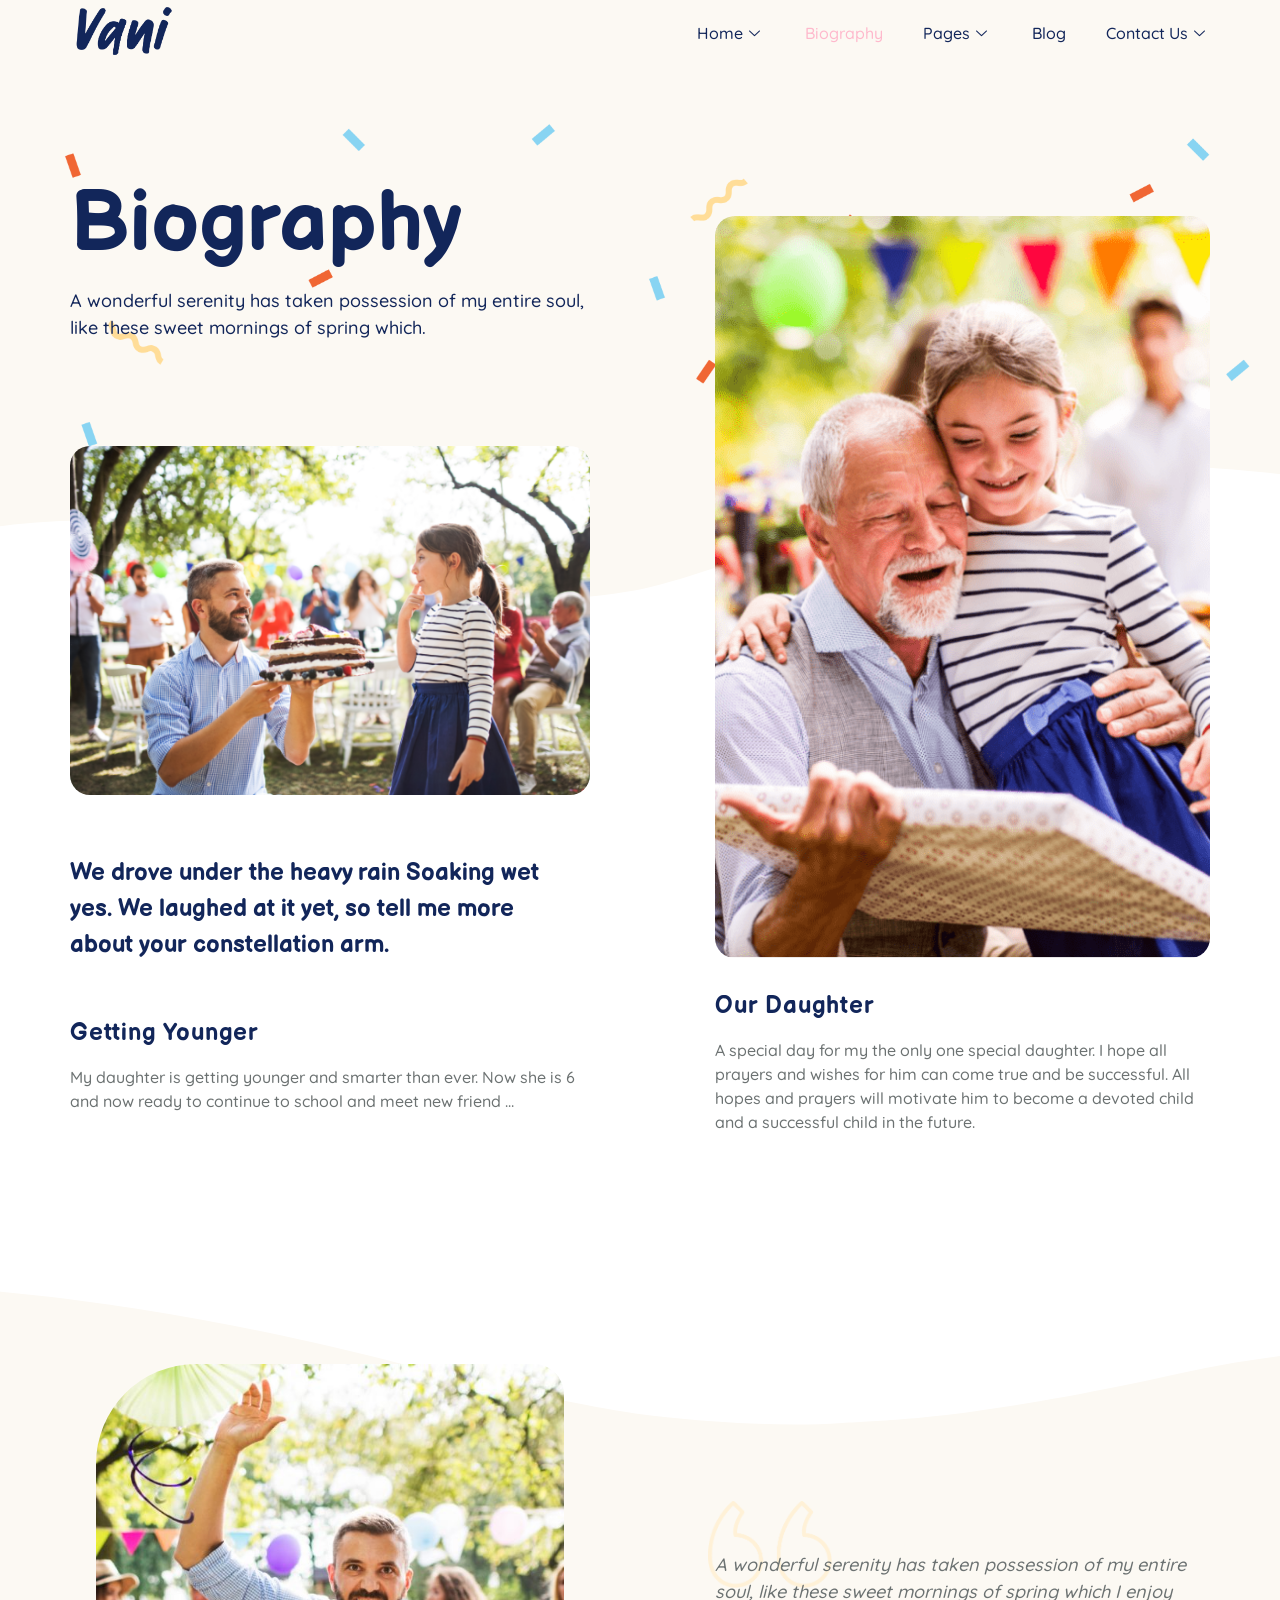
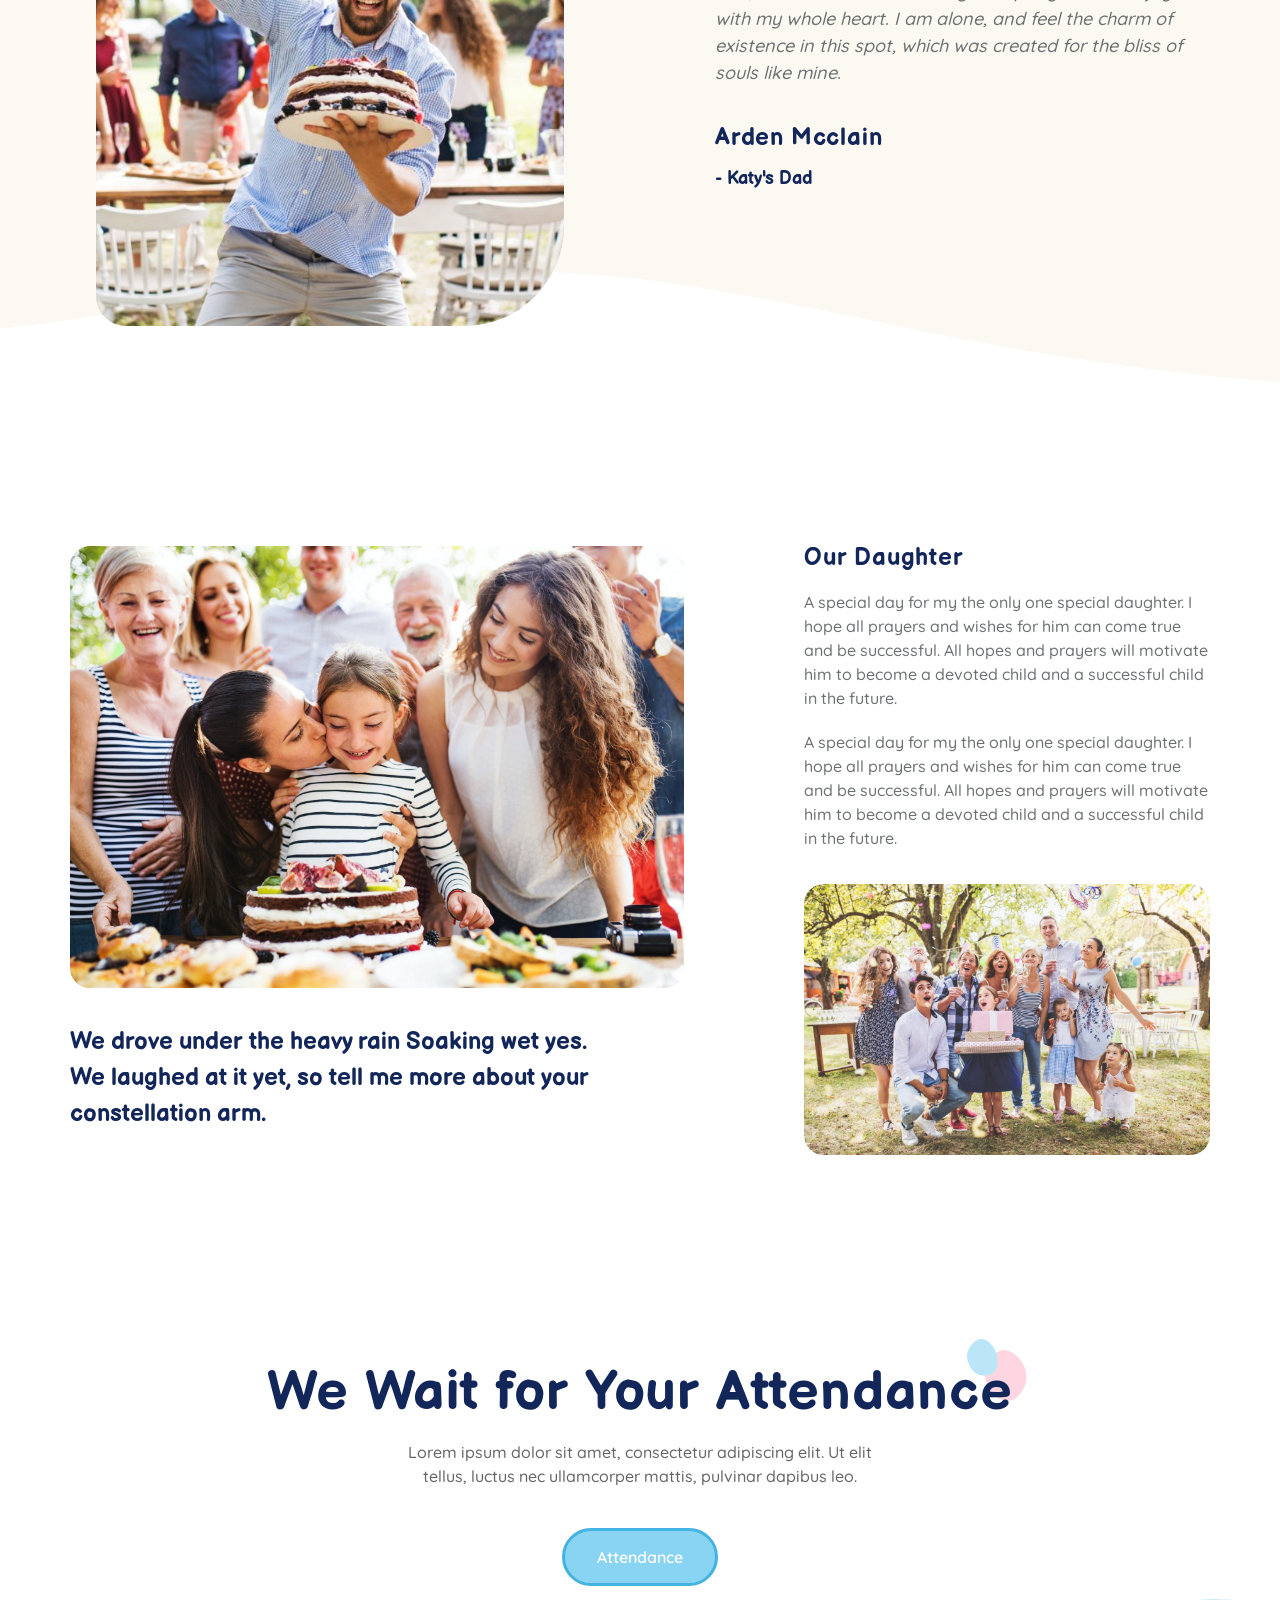
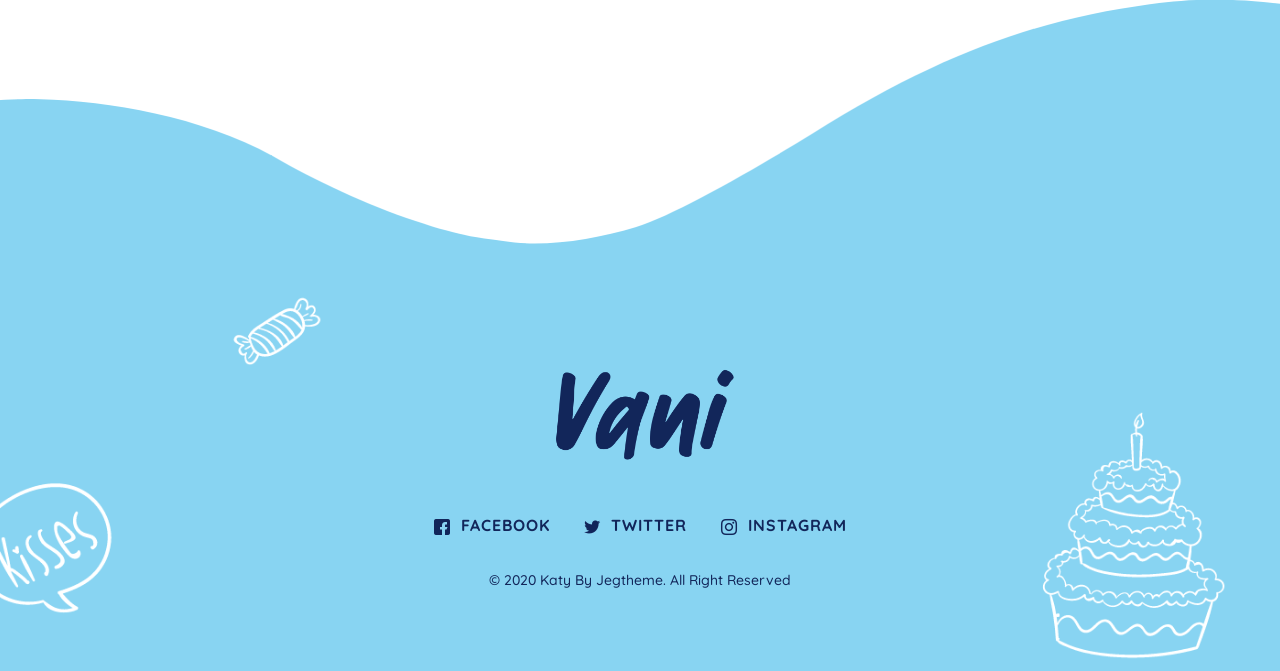
<file: katy/biography.html>
<!DOCTYPE html>
<html lang="en-US">
<head>
	<meta charset="UTF-8" />
	<meta name="viewport" content="width=device-width, initial-scale=1, maximum-scale=1" />
	<link rel="profile" href="https://gmpg.org/xfn/11" />
	<link rel="pingback" href="https://templatekit.jegtheme.com/katy/xmlrpc.php" />
	<title>Biography - Katy</title>
<link rel='dns-prefetch' href='//s.w.org' />
<link rel="alternate" type="application/rss+xml" title="Katy &raquo; Feed" href="https://templatekit.jegtheme.com/katy/feed/" />
<link rel="alternate" type="application/rss+xml" title="Katy &raquo; Comments Feed" href="https://templatekit.jegtheme.com/katy/comments/feed/" />
		<script type="text/javascript">
			window._wpemojiSettings = {"baseUrl":"https:\/\/s.w.org\/images\/core\/emoji\/13.0.1\/72x72\/","ext":".png","svgUrl":"https:\/\/s.w.org\/images\/core\/emoji\/13.0.1\/svg\/","svgExt":".svg","source":{"concatemoji":"../katy/wp-includes/js/wp-emoji-release.min.js"}};
			!function(e,a,t){var n,r,o,i=a.createElement("canvas"),p=i.getContext&&i.getContext("2d");function s(e,t){var a=String.fromCharCode;p.clearRect(0,0,i.width,i.height),p.fillText(a.apply(this,e),0,0);e=i.toDataURL();return p.clearRect(0,0,i.width,i.height),p.fillText(a.apply(this,t),0,0),e===i.toDataURL()}function c(e){var t=a.createElement("script");t.src=e,t.defer=t.type="text/javascript",a.getElementsByTagName("head")[0].appendChild(t)}for(o=Array("flag","emoji"),t.supports={everything:!0,everythingExceptFlag:!0},r=0;r<o.length;r++)t.supports[o[r]]=function(e){if(!p||!p.fillText)return!1;switch(p.textBaseline="top",p.font="600 32px Arial",e){case"flag":return s([127987,65039,8205,9895,65039],[127987,65039,8203,9895,65039])?!1:!s([55356,56826,55356,56819],[55356,56826,8203,55356,56819])&&!s([55356,57332,56128,56423,56128,56418,56128,56421,56128,56430,56128,56423,56128,56447],[55356,57332,8203,56128,56423,8203,56128,56418,8203,56128,56421,8203,56128,56430,8203,56128,56423,8203,56128,56447]);case"emoji":return!s([55357,56424,8205,55356,57212],[55357,56424,8203,55356,57212])}return!1}(o[r]),t.supports.everything=t.supports.everything&&t.supports[o[r]],"flag"!==o[r]&&(t.supports.everythingExceptFlag=t.supports.everythingExceptFlag&&t.supports[o[r]]);t.supports.everythingExceptFlag=t.supports.everythingExceptFlag&&!t.supports.flag,t.DOMReady=!1,t.readyCallback=function(){t.DOMReady=!0},t.supports.everything||(n=function(){t.readyCallback()},a.addEventListener?(a.addEventListener("DOMContentLoaded",n,!1),e.addEventListener("load",n,!1)):(e.attachEvent("onload",n),a.attachEvent("onreadystatechange",function(){"complete"===a.readyState&&t.readyCallback()})),(n=t.source||{}).concatemoji?c(n.concatemoji):n.wpemoji&&n.twemoji&&(c(n.twemoji),c(n.wpemoji)))}(window,document,window._wpemojiSettings);
		</script>
		<style type="text/css">
img.wp-smiley,
img.emoji {
	display: inline !important;
	border: none !important;
	box-shadow: none !important;
	height: 1em !important;
	width: 1em !important;
	margin: 0 .07em !important;
	vertical-align: -0.1em !important;
	background: none !important;
	padding: 0 !important;
}
</style>
	<link rel='stylesheet' id='jkit-elements-main-css'  href='../katy/wp-content/plugins/jeg-elementor-kit/assets/css/elements/main.css' type='text/css' media='all' />
<link rel='stylesheet' id='wp-block-library-css'  href='../katy/wp-includes/css/dist/block-library/style.min.css' type='text/css' media='all' />
<link rel='stylesheet' id='contact-form-7-css'  href='../katy/wp-content/plugins/contact-form-7/includes/css/styles.css' type='text/css' media='all' />
<link rel='stylesheet' id='template-kit-export-css'  href='../css/template-kit-export-public.min.css' type='text/css' media='all' />
<link rel='stylesheet' id='hfe-style-css'  href='../katy/wp-content/plugins/header-footer-elementor/assets/css/header-footer-elementor.css' type='text/css' media='all' />
<link rel='stylesheet' id='elementor-icons-css'  href='../katy/wp-content/plugins/elementor/assets/lib/eicons/css/elementor-icons.min.css' type='text/css' media='all' />
<link rel='stylesheet' id='elementor-animations-css'  href='../katy/wp-content/plugins/elementor/assets/lib/animations/animations.min.css' type='text/css' media='all' />
<link rel='stylesheet' id='elementor-frontend-legacy-css'  href='../katy/wp-content/plugins/elementor/assets/css/frontend-legacy.min.css' type='text/css' media='all' />
<link rel='stylesheet' id='elementor-frontend-css'  href='../katy/wp-content/plugins/elementor/assets/css/frontend.min.css' type='text/css' media='all' />
<style id='elementor-frontend-inline-css' type='text/css'>
@font-face{font-family:eicons;src:url(../katy/wp-content/plugins/elementor/assets/lib/eicons/fonts/eicons.eot);src:url(../katy/wp-content/plugins/elementor/assets/lib/eicons/fonts/eicons.eot#iefix) format("embedded-opentype"),url(../katy/wp-content/plugins/elementor/assets/lib/eicons/fonts/eicons.woff) format("woff2"),url(../katy/wp-content/plugins/elementor/assets/lib/eicons/fonts/eicons.woff) format("woff"),url(../katy/wp-content/plugins/elementor/assets/lib/eicons/fonts/eicons.ttf) format("truetype"),url(../katy/wp-content/plugins/elementor/assets/lib/eicons/fonts/eicons.svg) format("svg");font-weight:400;font-style:normal}
</style>
<link rel='stylesheet' id='elementor-post-17-css'  href='../katy/wp-content/uploads/sites/24/elementor/css/post-17.css' type='text/css' media='all' />
<link rel='stylesheet' id='typing-effect-css'  href='../katy/wp-content/plugins/press-elements/assets/css/typing-effect.min.css' type='text/css' media='all' />
<link rel='stylesheet' id='metform-css-formpicker-control-editor-css'  href='../katy/wp-content/plugins/metform/controls/assets/css/form-picker-editor.css' type='text/css' media='all' />
<link rel='stylesheet' id='jet-sticky-frontend-css'  href='../katy/wp-content/plugins/jetsticky-for-elementor/assets/css/jet-sticky-frontend.css' type='text/css' media='all' />
<link rel='stylesheet' id='font-awesome-5-all-css'  href='../katy/wp-content/plugins/elementor/assets/lib/font-awesome/css/all.min.css' type='text/css' media='all' />
<link rel='stylesheet' id='font-awesome-4-shim-css'  href='../katy/wp-content/plugins/elementor/assets/lib/font-awesome/css/v4-shims.min.css' type='text/css' media='all' />
<link rel='stylesheet' id='elementskit-css-widgetarea-control-editor-css'  href='../css/widgetarea-editor.css' type='text/css' media='all' />
<link rel='stylesheet' id='elementor-global-css'  href='../katy/wp-content/uploads/sites/24/elementor/css/global.css' type='text/css' media='all' />
<link rel='stylesheet' id='elementor-post-908-css'  href='../katy/wp-content/uploads/sites/24/elementor/css/post-908.css' type='text/css' media='all' />
<link rel='stylesheet' id='hfe-widgets-style-css'  href='../katy/wp-content/plugins/header-footer-elementor/inc/widgets-css/frontend.css' type='text/css' media='all' />
<link rel='stylesheet' id='elementor-post-2178-css'  href='../katy/wp-content/uploads/sites/24/elementor/css/post-2178.css' type='text/css' media='all' />
<link rel='stylesheet' id='elementor-post-2151-css'  href='../katy/wp-content/uploads/sites/24/elementor/css/post-2151.css' type='text/css' media='all' />
<link rel='stylesheet' id='metform-ui-css'  href='../katy/wp-content/plugins/metform/public/assets/css/metform-ui.css' type='text/css' media='all' />
<link rel='stylesheet' id='metform-style-css'  href='../katy/wp-content/plugins/metform/public/assets/css/style.css' type='text/css' media='all' />
<link rel='stylesheet' id='hello-elementor-css'  href='../katy/wp-content/themes/hello-elementor/style.min.css' type='text/css' media='all' />
<link rel='stylesheet' id='hello-elementor-theme-style-css'  href='../katy/wp-content/themes/hello-elementor/theme.min.css' type='text/css' media='all' />
<link rel='stylesheet' id='elementor-icons-ekiticons-css'  href='../css/ekiticons.css' type='text/css' media='all' />
<link rel='stylesheet' id='ekit-widget-styles-css'  href='../katy/wp-content/plugins/elementskit-lite/widgets/init/assets/css/widget-styles.css' type='text/css' media='all' />
<link rel='stylesheet' id='ekit-responsive-css'  href='../katy/wp-content/plugins/elementskit-lite/widgets/init/assets/css/responsive.css' type='text/css' media='all' />
<link rel='stylesheet' id='google-fonts-1-css'  href='//fonts.googleapis.com/css?family=Balsamiq+Sans%3A100%2C100italic%2C200%2C200italic%2C300%2C300italic%2C400%2C400italic%2C500%2C500italic%2C600%2C600italic%2C700%2C700italic%2C800%2C800italic%2C900%2C900italic%7CQuicksand%3A100%2C100italic%2C200%2C200italic%2C300%2C300italic%2C400%2C400italic%2C500%2C500italic%2C600%2C600italic%2C700%2C700italic%2C800%2C800italic%2C900%2C900italic&#038;display=auto&#038;ver=5.6.4' type='text/css' media='all' />
<link rel='stylesheet' id='elementor-icons-shared-0-css'  href='../katy/wp-content/plugins/elementor/assets/lib/font-awesome/css/fontawesome.min.css' type='text/css' media='all' />
<link rel='stylesheet' id='elementor-icons-fa-brands-css'  href='../katy/wp-content/plugins/elementor/assets/lib/font-awesome/css/brands.min.css' type='text/css' media='all' />
<script type='text/javascript' src='../katy/wp-includes/js/jquery/jquery.min.js' id='jquery-core-js'></script>
<script type='text/javascript' src='../katy/wp-includes/js/jquery/jquery-migrate.min.js' id='jquery-migrate-js'></script>
<script type='text/javascript' src='../script/template-kit-export-public.min.js' id='template-kit-export-js'></script>
<script type='text/javascript' src='../katy/wp-content/plugins/elementor/assets/lib/font-awesome/js/v4-shims.min.js' id='font-awesome-4-shim-js'></script>
<link rel="https://api.w.org/" href="https://templatekit.jegtheme.com/katy/wp-json/" /><link rel="alternate" type="application/json" href="https://templatekit.jegtheme.com/katy/wp-json/wp/v2/pages/908" /><link rel="EditURI" type="application/rsd+xml" title="RSD" href="https://templatekit.jegtheme.com/katy/xmlrpc.php?rsd" />
<link rel="wlwmanifest" type="application/wlwmanifest+xml" href="https://templatekit.jegtheme.com/katy/wp-includes/wlwmanifest.xml" /> 
<meta name="generator" content="WordPress 5.6.4" />
<link rel="canonical" href="../katy/biography.html" />
<link rel='shortlink' href='https://templatekit.jegtheme.com/katy/?p=908' />
<link rel="alternate" type="application/json+oembed" href="https://templatekit.jegtheme.com/katy/wp-json/oembed/1.0/embed?url=https%3A%2F%2Ftemplatekit.jegtheme.com%2Fkaty%2Fbiography%2F" />
<link rel="alternate" type="text/xml+oembed" href="https://templatekit.jegtheme.com/katy/wp-json/oembed/1.0/embed?url=https%3A%2F%2Ftemplatekit.jegtheme.com%2Fkaty%2Fbiography%2F&#038;format=xml" />
<style id="jeg_dynamic_css" type="text/css" data-type="jeg_custom-css"></style></head>
<body class="page-template page-template-elementor_header_footer page page-id-908 ehf-header ehf-footer ehf-template-hello-elementor ehf-stylesheet-hello-elementor jkit-color-scheme elementor-default elementor-template-full-width elementor-kit-17 elementor-page elementor-page-908">
<div id="page" class="hfeed site">
		<header id="masthead" itemscope="itemscope" itemtype="https://schema.org/WPHeader">
			<p class="main-title bhf-hidden" itemprop="headline"><a href="../katy.html" title="Katy" rel="home">Katy</a></p>
					<div data-elementor-type="wp-post" data-elementor-id="2178" class="elementor elementor-2178" data-elementor-settings="[]">
						<div class="elementor-inner">
							<div class="elementor-section-wrap">
							<section class="elementor-section elementor-top-section elementor-element elementor-element-1e289ee elementor-section-boxed elementor-section-height-default elementor-section-height-default" data-id="1e289ee" data-element_type="section">
						<div class="elementor-container elementor-column-gap-no">
							<div class="elementor-row">
					<div class="elementor-column elementor-col-50 elementor-top-column elementor-element elementor-element-850d676" data-id="850d676" data-element_type="column">
			<div class="elementor-column-wrap elementor-element-populated">
							<div class="elementor-widget-wrap">
						<div class="elementor-element elementor-element-69644fe elementor-widget elementor-widget-image" data-id="69644fe" data-element_type="widget" data-widget_type="image.default">
				<div class="elementor-widget-container">
								<div class="elementor-image">
												<img width="798" height="671" src="../katy/wp-content/uploads/sites/24/2020/12/logo-katy_2x.png" class="attachment-full size-full" alt="" loading="lazy" srcset="../katy/wp-content/uploads/sites/24/2020/12/logo-katy_2x.png 798w, ../katy/wp-content/uploads/sites/24/2020/12/logo-katy_2x-300x252.png 300w, ../katy/wp-content/uploads/sites/24/2020/12/logo-katy_2x-768x646.png 768w, ../katy/wp-content/uploads/sites/24/2020/12/logo-katy_2x-600x505.png 600w" sizes="(max-width: 798px) 100vw, 798px" />														</div>
						</div>
				</div>
						</div>
					</div>
		</div>
				<div class="elementor-column elementor-col-50 elementor-top-column elementor-element elementor-element-83770ed" data-id="83770ed" data-element_type="column">
			<div class="elementor-column-wrap elementor-element-populated">
							<div class="elementor-widget-wrap">
						<div class="elementor-element elementor-element-a3787a9 elementor-widget elementor-widget-ekit-nav-menu" data-id="a3787a9" data-element_type="widget" data-widget_type="ekit-nav-menu.default">
				<div class="elementor-widget-container">
			<div class="ekit-wid-con ekit_menu_responsive_tablet" data-hamburger-icon="icon icon-menu-7" data-hamburger-icon-type="icon" data-responsive-breakpoint="1024">            <button class="elementskit-menu-hamburger elementskit-menu-toggler">
                <i aria-hidden="true" class="ekit-menu-icon icon icon-menu-7"></i>            </button>
            <div id="ekit-megamenu-menu-1" class="elementskit-menu-container elementskit-menu-offcanvas-elements elementskit-navbar-nav-default elementskit_line_arrow ekit-nav-menu-one-page-no"><ul id="main-menu" class="elementskit-navbar-nav elementskit-menu-po-right submenu-click-on-icon"><li id="menu-item-4" class="menu-item menu-item-type-custom menu-item-object-custom menu-item-has-children menu-item-4 nav-item elementskit-dropdown-has relative_position elementskit-dropdown-menu-default_width elementskit-mobile-builder-content" data-vertical-menu=750px><a class="ekit-menu-nav-link ekit-menu-dropdown-toggle">Home<i class="icon icon-down-arrow1 elementskit-submenu-indicator"></i></a>
<ul class="elementskit-dropdown elementskit-submenu-panel">
	<li id="menu-item-1065" class="menu-item menu-item-type-post_type menu-item-object-page menu-item-home menu-item-1065 nav-item elementskit-mobile-builder-content" data-vertical-menu=750px><a href="../index.html" class=" dropdown-item">Home 1</a>	<li id="menu-item-1067" class="menu-item menu-item-type-post_type menu-item-object-page menu-item-1067 nav-item elementskit-mobile-builder-content" data-vertical-menu=750px><a href="../katy/home-2.html" class=" dropdown-item">Home 2</a></ul>
</li>
<li id="menu-item-1066" class="menu-item menu-item-type-post_type menu-item-object-page current-menu-item page_item page-item-908 current_page_item menu-item-1066 nav-item elementskit-mobile-builder-content active" data-vertical-menu=750px><a href="../katy/biography.html" class="ekit-menu-nav-link active">Biography</a></li>
<li id="menu-item-9" class="menu-item menu-item-type-custom menu-item-object-custom menu-item-has-children menu-item-9 nav-item elementskit-dropdown-has relative_position elementskit-dropdown-menu-default_width elementskit-mobile-builder-content" data-vertical-menu=750px><a class="ekit-menu-nav-link ekit-menu-dropdown-toggle">Pages<i class="icon icon-down-arrow1 elementskit-submenu-indicator"></i></a>
<ul class="elementskit-dropdown elementskit-submenu-panel">
	<li id="menu-item-1662" class="menu-item menu-item-type-post_type menu-item-object-page menu-item-1662 nav-item elementskit-mobile-builder-content" data-vertical-menu=750px><a href="../katy/gallery-1-mansory.html" class=" dropdown-item">Gallery 1 – Mansory</a>	<li id="menu-item-1661" class="menu-item menu-item-type-post_type menu-item-object-page menu-item-1661 nav-item elementskit-mobile-builder-content" data-vertical-menu=750px><a href="../katy/gallery-2.html" class=" dropdown-item">Gallery 2 – Grid</a>	<li id="menu-item-1063" class="menu-item menu-item-type-post_type menu-item-object-page menu-item-1063 nav-item elementskit-mobile-builder-content" data-vertical-menu=750px><a href="../katy/rsvp.html" class=" dropdown-item">RSVP</a>	<li id="menu-item-1660" class="menu-item menu-item-type-post_type menu-item-object-page menu-item-1660 nav-item elementskit-mobile-builder-content" data-vertical-menu=750px><a href="../katy/activities.html" class=" dropdown-item">Activities</a>	<li id="menu-item-1061" class="menu-item menu-item-type-post_type menu-item-object-post menu-item-1061 nav-item elementskit-mobile-builder-content" data-vertical-menu=750px><a href="../katy/2020/12/16/why-make-an-online-invitation-is-good.html" class=" dropdown-item">Single Blog</a></ul>
</li>
<li id="menu-item-1064" class="menu-item menu-item-type-post_type menu-item-object-page menu-item-1064 nav-item elementskit-mobile-builder-content" data-vertical-menu=750px><a href="../katy/blog.html" class="ekit-menu-nav-link">Blog</a></li>
<li id="menu-item-12" class="menu-item menu-item-type-custom menu-item-object-custom menu-item-has-children menu-item-12 nav-item elementskit-dropdown-has relative_position elementskit-dropdown-menu-default_width elementskit-mobile-builder-content" data-vertical-menu=750px><a class="ekit-menu-nav-link ekit-menu-dropdown-toggle">Contact Us<i class="icon icon-down-arrow1 elementskit-submenu-indicator"></i></a>
<ul class="elementskit-dropdown elementskit-submenu-panel">
	<li id="menu-item-1664" class="menu-item menu-item-type-post_type menu-item-object-page menu-item-1664 nav-item elementskit-mobile-builder-content" data-vertical-menu=750px><a href="../katy/contact-1.html" class=" dropdown-item">Contact 1</a>	<li id="menu-item-1663" class="menu-item menu-item-type-post_type menu-item-object-page menu-item-1663 nav-item elementskit-mobile-builder-content" data-vertical-menu=750px><a href="../katy/contact-us-1.html" class=" dropdown-item">Contact 2</a></ul>
</li>
</ul>
				<div class="elementskit-nav-identity-panel">
					<div class="elementskit-site-title">
						<a class="elementskit-nav-logo" href="../katy.html" target="_self" rel="">
							<img src="../katy/wp-content/uploads/sites/24/2020/12/logo-katy_2x.png" alt="">
						</a>
					</div>
					<button class="elementskit-menu-close elementskit-menu-toggler" type="button">X</button>
				</div>
			</div><div class="elementskit-menu-overlay elementskit-menu-offcanvas-elements elementskit-menu-toggler ekit-nav-menu--overlay"></div></div>		</div>
				</div>
						</div>
					</div>
		</div>
								</div>
					</div>
		</section>
						</div>
						</div>
					</div>
				</header>
			<div data-elementor-type="wp-page" data-elementor-id="908" class="elementor elementor-908" data-elementor-settings="[]">
						<div class="elementor-inner">
							<div class="elementor-section-wrap">
							<section class="elementor-section elementor-top-section elementor-element elementor-element-274b9c9 elementor-section-height-min-height elementor-section-boxed elementor-section-height-default elementor-section-items-middle" data-id="274b9c9" data-element_type="section" data-settings="{&quot;background_background&quot;:&quot;classic&quot;,&quot;shape_divider_bottom&quot;:&quot;waves&quot;}">
					<div class="elementor-shape elementor-shape-bottom" data-negative="false">
			<svg xmlns="http://www.w3.org/2000/svg" viewBox="0 0 1000 100" preserveAspectRatio="none">
	<path class="elementor-shape-fill" d="M421.9,6.5c22.6-2.5,51.5,0.4,75.5,5.3c23.6,4.9,70.9,23.5,100.5,35.7c75.8,32.2,133.7,44.5,192.6,49.7
	c23.6,2.1,48.7,3.5,103.4-2.5c54.7-6,106.2-25.6,106.2-25.6V0H0v30.3c0,0,72,32.6,158.4,30.5c39.2-0.7,92.8-6.7,134-22.4
	c21.2-8.1,52.2-18.2,79.7-24.2C399.3,7.9,411.6,7.5,421.9,6.5z"/>
</svg>		</div>
					<div class="elementor-container elementor-column-gap-no">
							<div class="elementor-row">
					<div class="elementor-column elementor-col-50 elementor-top-column elementor-element elementor-element-3bde830" data-id="3bde830" data-element_type="column">
			<div class="elementor-column-wrap elementor-element-populated">
							<div class="elementor-widget-wrap">
						<div class="elementor-element elementor-element-d48b4ec elementor-widget elementor-widget-heading" data-id="d48b4ec" data-element_type="widget" data-widget_type="heading.default">
				<div class="elementor-widget-container">
			<h2 class="elementor-heading-title elementor-size-default">Biography</h2>		</div>
				</div>
				<div class="elementor-element elementor-element-b266425 elementor-widget elementor-widget-text-editor" data-id="b266425" data-element_type="widget" data-widget_type="text-editor.default">
				<div class="elementor-widget-container">
								<div class="elementor-text-editor elementor-clearfix">
					A wonderful serenity has taken possession of my entire soul, like these sweet mornings of spring which.					</div>
						</div>
				</div>
						</div>
					</div>
		</div>
				<div class="elementor-column elementor-col-50 elementor-top-column elementor-element elementor-element-12ad141 elementor-hidden-phone" data-id="12ad141" data-element_type="column">
			<div class="elementor-column-wrap">
							<div class="elementor-widget-wrap">
								</div>
					</div>
		</div>
								</div>
					</div>
		</section>
				<section class="elementor-section elementor-top-section elementor-element elementor-element-c200711 elementor-section-boxed elementor-section-height-default elementor-section-height-default" data-id="c200711" data-element_type="section">
						<div class="elementor-container elementor-column-gap-no">
							<div class="elementor-row">
					<div class="elementor-column elementor-col-50 elementor-top-column elementor-element elementor-element-5e84d66" data-id="5e84d66" data-element_type="column">
			<div class="elementor-column-wrap elementor-element-populated">
							<div class="elementor-widget-wrap">
						<div class="elementor-element elementor-element-4ede81f elementor-widget elementor-widget-image" data-id="4ede81f" data-element_type="widget" data-widget_type="image.default">
				<div class="elementor-widget-container">
								<div class="elementor-image">
												<img width="567" height="381" src="../katy/wp-content/uploads/sites/24/2020/12/story2_2x.png" class="elementor-animation-shrink attachment-full size-full" alt="" loading="lazy" srcset="../katy/wp-content/uploads/sites/24/2020/12/story2_2x.png 567w, ../katy/wp-content/uploads/sites/24/2020/12/story2_2x-300x202.png 300w" sizes="(max-width: 567px) 100vw, 567px" />														</div>
						</div>
				</div>
				<div class="elementor-element elementor-element-fc55a2e elementor-widget elementor-widget-text-editor" data-id="fc55a2e" data-element_type="widget" data-widget_type="text-editor.default">
				<div class="elementor-widget-container">
								<div class="elementor-text-editor elementor-clearfix">
					We drove under the heavy rain Soaking wet yes. We laughed at it yet, so tell me more about your constellation arm.					</div>
						</div>
				</div>
				<div class="elementor-element elementor-element-ff2328d elementor-widget elementor-widget-heading" data-id="ff2328d" data-element_type="widget" data-widget_type="heading.default">
				<div class="elementor-widget-container">
			<h2 class="elementor-heading-title elementor-size-default">Getting Younger</h2>		</div>
				</div>
				<div class="elementor-element elementor-element-1d1e7e0 elementor-widget elementor-widget-text-editor" data-id="1d1e7e0" data-element_type="widget" data-widget_type="text-editor.default">
				<div class="elementor-widget-container">
								<div class="elementor-text-editor elementor-clearfix">
					My daughter is getting younger and smarter than ever. Now she is 6 and now ready to continue to school and meet new friend &#8230;					</div>
						</div>
				</div>
						</div>
					</div>
		</div>
				<div class="elementor-column elementor-col-50 elementor-top-column elementor-element elementor-element-789fb30" data-id="789fb30" data-element_type="column">
			<div class="elementor-column-wrap elementor-element-populated">
							<div class="elementor-widget-wrap">
						<div class="elementor-element elementor-element-4e5a8e8 elementor-widget elementor-widget-image" data-id="4e5a8e8" data-element_type="widget" data-widget_type="image.default">
				<div class="elementor-widget-container">
								<div class="elementor-image">
												<img width="500" height="749" src="../katy/wp-content/uploads/sites/24/2020/12/story1_2x-e1608776548506.png" class="elementor-animation-shrink attachment-full size-full" alt="" loading="lazy" srcset="../katy/wp-content/uploads/sites/24/2020/12/story1_2x-e1608776548506.png 500w, ../katy/wp-content/uploads/sites/24/2020/12/story1_2x-e1608776548506-200x300.png 200w" sizes="(max-width: 500px) 100vw, 500px" />														</div>
						</div>
				</div>
				<div class="elementor-element elementor-element-f97b950 elementor-widget elementor-widget-heading" data-id="f97b950" data-element_type="widget" data-widget_type="heading.default">
				<div class="elementor-widget-container">
			<h2 class="elementor-heading-title elementor-size-default">Our Daughter</h2>		</div>
				</div>
				<div class="elementor-element elementor-element-0b6ee98 elementor-widget elementor-widget-text-editor" data-id="0b6ee98" data-element_type="widget" data-widget_type="text-editor.default">
				<div class="elementor-widget-container">
								<div class="elementor-text-editor elementor-clearfix">
					A special day for my the only one special daughter. I hope all prayers and wishes for him can come true and be successful. All hopes and prayers will motivate him to become a devoted child and a successful child in the future.					</div>
						</div>
				</div>
						</div>
					</div>
		</div>
								</div>
					</div>
		</section>
				<section class="elementor-section elementor-top-section elementor-element elementor-element-d2c5c1a elementor-section-boxed elementor-section-height-default elementor-section-height-default" data-id="d2c5c1a" data-element_type="section" data-settings="{&quot;background_background&quot;:&quot;classic&quot;,&quot;shape_divider_top_negative&quot;:&quot;yes&quot;,&quot;shape_divider_bottom_negative&quot;:&quot;yes&quot;,&quot;shape_divider_top&quot;:&quot;waves&quot;,&quot;shape_divider_bottom&quot;:&quot;waves&quot;}">
					<div class="elementor-shape elementor-shape-top" data-negative="true">
			<svg xmlns="http://www.w3.org/2000/svg" viewBox="0 0 1000 100" preserveAspectRatio="none">
	<path class="elementor-shape-fill" d="M790.5,93.1c-59.3-5.3-116.8-18-192.6-50c-29.6-12.7-76.9-31-100.5-35.9c-23.6-4.9-52.6-7.8-75.5-5.3
	c-10.2,1.1-22.6,1.4-50.1,7.4c-27.2,6.3-58.2,16.6-79.4,24.7c-41.3,15.9-94.9,21.9-134,22.6C72,58.2,0,25.8,0,25.8V100h1000V65.3
	c0,0-51.5,19.4-106.2,25.7C839.5,97,814.1,95.2,790.5,93.1z"/>
</svg>		</div>
				<div class="elementor-shape elementor-shape-bottom" data-negative="true">
			<svg xmlns="http://www.w3.org/2000/svg" viewBox="0 0 1000 100" preserveAspectRatio="none">
	<path class="elementor-shape-fill" d="M790.5,93.1c-59.3-5.3-116.8-18-192.6-50c-29.6-12.7-76.9-31-100.5-35.9c-23.6-4.9-52.6-7.8-75.5-5.3
	c-10.2,1.1-22.6,1.4-50.1,7.4c-27.2,6.3-58.2,16.6-79.4,24.7c-41.3,15.9-94.9,21.9-134,22.6C72,58.2,0,25.8,0,25.8V100h1000V65.3
	c0,0-51.5,19.4-106.2,25.7C839.5,97,814.1,95.2,790.5,93.1z"/>
</svg>		</div>
					<div class="elementor-container elementor-column-gap-no">
							<div class="elementor-row">
					<div class="elementor-column elementor-col-50 elementor-top-column elementor-element elementor-element-f149cc4" data-id="f149cc4" data-element_type="column">
			<div class="elementor-column-wrap elementor-element-populated">
							<div class="elementor-widget-wrap">
						<div class="elementor-element elementor-element-35a0eb3 elementor-widget elementor-widget-image" data-id="35a0eb3" data-element_type="widget" data-widget_type="image.default">
				<div class="elementor-widget-container">
								<div class="elementor-image">
												<img width="600" height="721" src="../katy/wp-content/uploads/sites/24/2020/12/father2_2x-1-e1608776510681.jpg" class="attachment-full size-full" alt="" loading="lazy" />														</div>
						</div>
				</div>
						</div>
					</div>
		</div>
				<div class="elementor-column elementor-col-50 elementor-top-column elementor-element elementor-element-ef5d4b9" data-id="ef5d4b9" data-element_type="column">
			<div class="elementor-column-wrap elementor-element-populated">
							<div class="elementor-widget-wrap">
						<div class="elementor-element elementor-element-a671acd elementor-widget__width-initial elementor-absolute elementor-widget-tablet__width-initial elementor-widget elementor-widget-image" data-id="a671acd" data-element_type="widget" data-settings="{&quot;_position&quot;:&quot;absolute&quot;}" data-widget_type="image.default">
				<div class="elementor-widget-container">
								<div class="elementor-image">
												<img width="273" height="193" src="../katy/wp-content/uploads/sites/24/2020/12/quote-yellow_2x.png" class="attachment-full size-full" alt="" loading="lazy" />														</div>
						</div>
				</div>
				<div class="elementor-element elementor-element-e4d643b elementor-widget elementor-widget-text-editor" data-id="e4d643b" data-element_type="widget" data-widget_type="text-editor.default">
				<div class="elementor-widget-container">
								<div class="elementor-text-editor elementor-clearfix">
					<p>A wonderful serenity has taken possession of my entire soul, like these sweet mornings of spring which I enjoy with my whole heart. I am alone, and feel the charm of existence in this spot, which was created for the bliss of souls like mine.</p>					</div>
						</div>
				</div>
				<div class="elementor-element elementor-element-1ccaf09 elementor-widget elementor-widget-heading" data-id="1ccaf09" data-element_type="widget" data-widget_type="heading.default">
				<div class="elementor-widget-container">
			<h2 class="elementor-heading-title elementor-size-default">Arden Mcclain</h2>		</div>
				</div>
				<div class="elementor-element elementor-element-2a7710b elementor-widget elementor-widget-heading" data-id="2a7710b" data-element_type="widget" data-widget_type="heading.default">
				<div class="elementor-widget-container">
			<h2 class="elementor-heading-title elementor-size-default">- Katy's Dad</h2>		</div>
				</div>
						</div>
					</div>
		</div>
								</div>
					</div>
		</section>
				<section class="elementor-section elementor-top-section elementor-element elementor-element-43d2766 elementor-section-boxed elementor-section-height-default elementor-section-height-default" data-id="43d2766" data-element_type="section">
						<div class="elementor-container elementor-column-gap-no">
							<div class="elementor-row">
					<div class="elementor-column elementor-col-50 elementor-top-column elementor-element elementor-element-b3cd8e1" data-id="b3cd8e1" data-element_type="column">
			<div class="elementor-column-wrap elementor-element-populated">
							<div class="elementor-widget-wrap">
						<div class="elementor-element elementor-element-2981a6b elementor-widget elementor-widget-image" data-id="2981a6b" data-element_type="widget" data-widget_type="image.default">
				<div class="elementor-widget-container">
								<div class="elementor-image">
												<img width="1920" height="1381" src="../images/family-celebration-or-a-garden-party-outside-in-the-backyard--e1608775824914_ze2ovrdut225wsixggupz5.jpg" class="elementor-animation-shrink attachment-full size-full" alt="Family celebration or a garden party outside in the backyard." loading="lazy" />														</div>
						</div>
				</div>
				<div class="elementor-element elementor-element-9256059 elementor-widget elementor-widget-text-editor" data-id="9256059" data-element_type="widget" data-widget_type="text-editor.default">
				<div class="elementor-widget-container">
								<div class="elementor-text-editor elementor-clearfix">
					We drove under the heavy rain Soaking wet yes. We laughed at it yet, so tell me more about your constellation arm.					</div>
						</div>
				</div>
						</div>
					</div>
		</div>
				<div class="elementor-column elementor-col-50 elementor-top-column elementor-element elementor-element-c03bd86" data-id="c03bd86" data-element_type="column">
			<div class="elementor-column-wrap elementor-element-populated">
							<div class="elementor-widget-wrap">
						<div class="elementor-element elementor-element-fe5efa7 elementor-widget elementor-widget-heading" data-id="fe5efa7" data-element_type="widget" data-widget_type="heading.default">
				<div class="elementor-widget-container">
			<h2 class="elementor-heading-title elementor-size-default">Our Daughter</h2>		</div>
				</div>
				<div class="elementor-element elementor-element-e1ed81a elementor-widget elementor-widget-text-editor" data-id="e1ed81a" data-element_type="widget" data-widget_type="text-editor.default">
				<div class="elementor-widget-container">
								<div class="elementor-text-editor elementor-clearfix">
					A special day for my the only one special daughter. I hope all prayers and wishes for him can come true and be successful. All hopes and prayers will motivate him to become a devoted child and a successful child in the future.					</div>
						</div>
				</div>
				<div class="elementor-element elementor-element-861c0e8 elementor-widget elementor-widget-text-editor" data-id="861c0e8" data-element_type="widget" data-widget_type="text-editor.default">
				<div class="elementor-widget-container">
								<div class="elementor-text-editor elementor-clearfix">
					A special day for my the only one special daughter. I hope all prayers and wishes for him can come true and be successful. All hopes and prayers will motivate him to become a devoted child and a successful child in the future.					</div>
						</div>
				</div>
				<div class="elementor-element elementor-element-229bcb0 elementor-widget elementor-widget-image" data-id="229bcb0" data-element_type="widget" data-widget_type="image.default">
				<div class="elementor-widget-container">
								<div class="elementor-image">
												<img width="1290" height="860" src="../images/family-celebration-or-a-garden-party-outside-in-the-backyard-1-2-e1608775878511_m8qk03zx7xsk8s6szzoves.jpg" class="elementor-animation-shrink attachment-full size-full" alt="Family celebration or a garden party outside in the backyard." loading="lazy" />														</div>
						</div>
				</div>
						</div>
					</div>
		</div>
								</div>
					</div>
		</section>
				<section class="elementor-section elementor-top-section elementor-element elementor-element-f18652c elementor-section-boxed elementor-section-height-default elementor-section-height-default" data-id="f18652c" data-element_type="section" data-settings="{&quot;background_background&quot;:&quot;classic&quot;}">
						<div class="elementor-container elementor-column-gap-no">
							<div class="elementor-row">
					<div class="elementor-column elementor-col-100 elementor-top-column elementor-element elementor-element-03f85fc" data-id="03f85fc" data-element_type="column">
			<div class="elementor-column-wrap elementor-element-populated">
							<div class="elementor-widget-wrap">
						<div class="elementor-element elementor-element-79ba0f1 elementor-widget elementor-widget-heading" data-id="79ba0f1" data-element_type="widget" data-widget_type="heading.default">
				<div class="elementor-widget-container">
			<h2 class="elementor-heading-title elementor-size-default">We Wait for Your Attendance</h2>		</div>
				</div>
				<div class="elementor-element elementor-element-e1edaf3 elementor-widget__width-initial elementor-absolute elementor-widget elementor-widget-image" data-id="e1edaf3" data-element_type="widget" data-settings="{&quot;_position&quot;:&quot;absolute&quot;}" data-widget_type="image.default">
				<div class="elementor-widget-container">
								<div class="elementor-image">
												<img width="60" height="62" src="../katy/wp-content/uploads/sites/24/2020/12/aksen2_2x.png" class="attachment-full size-full" alt="" loading="lazy" />														</div>
						</div>
				</div>
				<div class="elementor-element elementor-element-e33decf elementor-widget__width-initial elementor-widget-mobile__width-initial elementor-widget elementor-widget-text-editor" data-id="e33decf" data-element_type="widget" data-widget_type="text-editor.default">
				<div class="elementor-widget-container">
								<div class="elementor-text-editor elementor-clearfix">
					<p>Lorem ipsum dolor sit amet, consectetur adipiscing elit. Ut elit tellus, luctus nec ullamcorper mattis, pulvinar dapibus leo.</p>					</div>
						</div>
				</div>
				<div class="elementor-element elementor-element-a44b994 elementor-align-center elementor-widget elementor-widget-button" data-id="a44b994" data-element_type="widget" data-widget_type="button.default">
				<div class="elementor-widget-container">
					<div class="elementor-button-wrapper">
			<a href="#" class="elementor-button-link elementor-button elementor-size-sm" role="button">
						<span class="elementor-button-content-wrapper">
						<span class="elementor-button-text">Attendance</span>
		</span>
					</a>
		</div>
				</div>
				</div>
						</div>
					</div>
		</div>
								</div>
					</div>
		</section>
						</div>
						</div>
					</div>
		<footer itemtype="https://schema.org/WPFooter" itemscope="itemscope" id="colophon" role="contentinfo">
			<div class='footer-width-fixer'>		<div data-elementor-type="wp-post" data-elementor-id="2151" class="elementor elementor-2151" data-elementor-settings="[]">
						<div class="elementor-inner">
							<div class="elementor-section-wrap">
							<section class="elementor-section elementor-top-section elementor-element elementor-element-746833b elementor-section-boxed elementor-section-height-default elementor-section-height-default" data-id="746833b" data-element_type="section" data-settings="{&quot;shape_divider_bottom&quot;:&quot;waves&quot;}">
					<div class="elementor-shape elementor-shape-bottom" data-negative="false">
			<svg xmlns="http://www.w3.org/2000/svg" viewBox="0 0 1000 100" preserveAspectRatio="none">
	<path class="elementor-shape-fill" d="M421.9,6.5c22.6-2.5,51.5,0.4,75.5,5.3c23.6,4.9,70.9,23.5,100.5,35.7c75.8,32.2,133.7,44.5,192.6,49.7
	c23.6,2.1,48.7,3.5,103.4-2.5c54.7-6,106.2-25.6,106.2-25.6V0H0v30.3c0,0,72,32.6,158.4,30.5c39.2-0.7,92.8-6.7,134-22.4
	c21.2-8.1,52.2-18.2,79.7-24.2C399.3,7.9,411.6,7.5,421.9,6.5z"/>
</svg>		</div>
					<div class="elementor-container elementor-column-gap-no">
							<div class="elementor-row">
					<div class="elementor-column elementor-col-100 elementor-top-column elementor-element elementor-element-838f7f0" data-id="838f7f0" data-element_type="column">
			<div class="elementor-column-wrap">
							<div class="elementor-widget-wrap">
								</div>
					</div>
		</div>
								</div>
					</div>
		</section>
				<section class="elementor-section elementor-top-section elementor-element elementor-element-7c7430f elementor-section-full_width elementor-section-height-default elementor-section-height-default" data-id="7c7430f" data-element_type="section" data-settings="{&quot;background_background&quot;:&quot;classic&quot;}">
						<div class="elementor-container elementor-column-gap-no">
							<div class="elementor-row">
					<div class="elementor-column elementor-col-100 elementor-top-column elementor-element elementor-element-8901659" data-id="8901659" data-element_type="column" data-settings="{&quot;background_background&quot;:&quot;classic&quot;}">
			<div class="elementor-column-wrap elementor-element-populated">
							<div class="elementor-widget-wrap">
						<section class="elementor-section elementor-inner-section elementor-element elementor-element-eb3c4e3 elementor-section-boxed elementor-section-height-default elementor-section-height-default" data-id="eb3c4e3" data-element_type="section">
						<div class="elementor-container elementor-column-gap-no">
							<div class="elementor-row">
					<div class="elementor-column elementor-col-100 elementor-inner-column elementor-element elementor-element-266e9c8" data-id="266e9c8" data-element_type="column">
			<div class="elementor-column-wrap elementor-element-populated">
							<div class="elementor-widget-wrap">
						<div class="elementor-element elementor-element-70aa857 elementor-widget elementor-widget-image" data-id="70aa857" data-element_type="widget" data-widget_type="image.default">
				<div class="elementor-widget-container">
								<div class="elementor-image">
												<img width="798" height="671" src="../katy/wp-content/uploads/sites/24/2020/12/logo-katy_2x.png" class="attachment-full size-full" alt="" loading="lazy" srcset="../katy/wp-content/uploads/sites/24/2020/12/logo-katy_2x.png 798w, ../katy/wp-content/uploads/sites/24/2020/12/logo-katy_2x-300x252.png 300w, ../katy/wp-content/uploads/sites/24/2020/12/logo-katy_2x-768x646.png 768w, ../katy/wp-content/uploads/sites/24/2020/12/logo-katy_2x-600x505.png 600w" sizes="(max-width: 798px) 100vw, 798px" />														</div>
						</div>
				</div>
				<div class="elementor-element elementor-element-5bd4361 elementor-widget elementor-widget-elementskit-social-share" data-id="5bd4361" data-element_type="widget" data-widget_type="elementskit-social-share.default">
				<div class="elementor-widget-container">
			<div class="ekit-wid-con" >		<ul class="ekit_socialshare">
                            <li class="elementor-repeater-item-04adb1a" data-social="facebook">
                    <a class="facebook">
                        <i aria-hidden="true" class="icon icon-facebook-2"></i>                        
                                                                                                Facebook                                                                                            </a>
                </li>
                                            <li class="elementor-repeater-item-fa7b347" data-social="twitter">
                    <a class="twitter">
                        <i aria-hidden="true" class="fab fa-twitter"></i>                        
                                                                                                Twitter                                                                                            </a>
                </li>
                                            <li class="elementor-repeater-item-31e5c72" data-social="facebook">
                    <a class="facebook">
                        <i aria-hidden="true" class="icon icon-instagram-1"></i>                        
                                                                                                Instagram                                                                                            </a>
                </li>
                                    </ul>
        </div>		</div>
				</div>
				<div class="elementor-element elementor-element-dc07a7e elementor-widget elementor-widget-text-editor" data-id="dc07a7e" data-element_type="widget" data-widget_type="text-editor.default">
				<div class="elementor-widget-container">
								<div class="elementor-text-editor elementor-clearfix">
					© 2020 Katy By Jegtheme. all right Reserved					</div>
						</div>
				</div>
						</div>
					</div>
		</div>
								</div>
					</div>
		</section>
						</div>
					</div>
		</div>
								</div>
					</div>
		</section>
						</div>
						</div>
					</div>
		</div>		</footer>
	</div><!-- #page -->
<script type='text/javascript' src='../katy/wp-includes/js/dist/vendor/wp-polyfill.min.js' id='wp-polyfill-js'></script>
<script type='text/javascript' id='wp-polyfill-js-after'>
( 'fetch' in window ) || document.write( '<script src="https://templatekit.jegtheme.com/katy/wp-includes/js/dist/vendor/wp-polyfill-fetch.min.js?ver=3.0.0"></scr' + 'ipt>' );( document.contains ) || document.write( '<script src="https://templatekit.jegtheme.com/katy/wp-includes/js/dist/vendor/wp-polyfill-node-contains.min.js?ver=3.42.0"></scr' + 'ipt>' );( window.DOMRect ) || document.write( '<script src="https://templatekit.jegtheme.com/katy/wp-includes/js/dist/vendor/wp-polyfill-dom-rect.min.js?ver=3.42.0"></scr' + 'ipt>' );( window.URL && window.URL.prototype && window.URLSearchParams ) || document.write( '<script src="https://templatekit.jegtheme.com/katy/wp-includes/js/dist/vendor/wp-polyfill-url.min.js?ver=3.6.4"></scr' + 'ipt>' );( window.FormData && window.FormData.prototype.keys ) || document.write( '<script src="https://templatekit.jegtheme.com/katy/wp-includes/js/dist/vendor/wp-polyfill-formdata.min.js?ver=3.0.12"></scr' + 'ipt>' );( Element.prototype.matches && Element.prototype.closest ) || document.write( '<script src="../katy/wp-includes/js/dist/vendor/wp-polyfill-element-closest.min.js"></scr' + 'ipt>' );
</script>
<script type='text/javascript' src='../katy/wp-includes/js/dist/i18n.min.js' id='wp-i18n-js'></script>
<script type='text/javascript' src='../katy/wp-includes/js/dist/vendor/lodash.min.js' id='lodash-js'></script>
<script type='text/javascript' id='lodash-js-after'>
window.lodash = _.noConflict();
</script>
<script type='text/javascript' src='../katy/wp-includes/js/dist/url.min.js' id='wp-url-js'></script>
<script type='text/javascript' src='../katy/wp-includes/js/dist/hooks.min.js' id='wp-hooks-js'></script>
<script type='text/javascript' id='wp-api-fetch-js-translations'>
( function( domain, translations ) {
	var localeData = translations.locale_data[ domain ] || translations.locale_data.messages;
	localeData[""].domain = domain;
	wp.i18n.setLocaleData( localeData, domain );
} )( "default", { "locale_data": { "messages": { "": {} } } } );
</script>
<script type='text/javascript' src='../katy/wp-includes/js/dist/api-fetch.min.js' id='wp-api-fetch-js'></script>
<script type='text/javascript' id='wp-api-fetch-js-after'>
wp.apiFetch.use( wp.apiFetch.createRootURLMiddleware( "https://templatekit.jegtheme.com/katy/wp-json/" ) );
wp.apiFetch.nonceMiddleware = wp.apiFetch.createNonceMiddleware( "82ede518bc" );
wp.apiFetch.use( wp.apiFetch.nonceMiddleware );
wp.apiFetch.use( wp.apiFetch.mediaUploadMiddleware );
wp.apiFetch.nonceEndpoint = "../index.html";
</script>
<script type='text/javascript' id='contact-form-7-js-extra'>
/* <![CDATA[ */
var wpcf7 = [];
/* ]]> */
</script>
<script type='text/javascript' src='../katy/wp-content/plugins/contact-form-7/includes/js/index.js' id='contact-form-7-js'></script>
<script type='text/javascript' src='../katy/wp-content/plugins/metform/public/assets/js/htm.js' id='htm-js'></script>
<script type='text/javascript' src='../katy/wp-includes/js/dist/vendor/react.min.js' id='react-js'></script>
<script type='text/javascript' src='../katy/wp-includes/js/dist/vendor/react-dom.min.js' id='react-dom-js'></script>
<script type='text/javascript' src='../katy/wp-includes/js/dist/escape-html.min.js' id='wp-escape-html-js'></script>
<script type='text/javascript' src='../katy/wp-includes/js/dist/element.min.js' id='wp-element-js'></script>
<script type='text/javascript' id='metform-app-js-extra'>
/* <![CDATA[ */
var mf = {"postType":"page","restURI":"https:\/\/templatekit.jegtheme.com\/katy\/wp-json\/metform\/v1\/forms\/views\/"};
/* ]]> */
</script>
<script type='text/javascript' src='../katy/wp-content/plugins/metform/public/assets/js/app.js' id='metform-app-js'></script>
<script type='text/javascript' src='../katy/wp-content/plugins/elementskit-lite/libs/framework/assets/js/frontend-script.js' id='elementskit-framework-js-frontend-js'></script>
<script type='text/javascript' id='elementskit-framework-js-frontend-js-after'>
		var elementskit = {
            resturl: 'https://templatekit.jegtheme.com/katy/wp-json/elementskit/v1/',
        }
</script>
<script type='text/javascript' src='../katy/wp-content/plugins/elementskit-lite/widgets/init/assets/js/widget-scripts.js' id='ekit-widget-scripts-js'></script>
<script type='text/javascript' src='../katy/wp-includes/js/wp-embed.min.js' id='wp-embed-js'></script>
<script type='text/javascript' src='../katy/wp-content/plugins/jeg-elementor-kit/assets/js/goodshare/goodshare.min.js' id='goodshare-js'></script>
<script type='text/javascript' src='../katy/wp-content/plugins/jetsticky-for-elementor/assets/js/lib/resizesensor.min.js' id='jet-resize-sensor-js'></script>
<script type='text/javascript' src='../script/sticky-sidebar.min.js' id='jet-sticky-sidebar-js'></script>
<script type='text/javascript' src='../script/jquery.jsticky.js' id='jsticky-js'></script>
<script type='text/javascript' src='../katy/wp-content/plugins/elementor/assets/js/webpack.runtime.min.js' id='elementor-webpack-runtime-js'></script>
<script type='text/javascript' src='../katy/wp-content/plugins/elementor/assets/js/frontend-modules.min.js' id='elementor-frontend-modules-js'></script>
<script type='text/javascript' src='../katy/wp-content/plugins/elementor/assets/lib/waypoints/waypoints.min.js' id='elementor-waypoints-js'></script>
<script type='text/javascript' src='../katy/wp-includes/js/jquery/ui/core.min.js' id='jquery-ui-core-js'></script>
<script type='text/javascript' src='../katy/wp-content/plugins/elementor/assets/lib/swiper/swiper.min.js' id='swiper-js'></script>
<script type='text/javascript' src='../katy/wp-content/plugins/elementor/assets/lib/share-link/share-link.min.js' id='share-link-js'></script>
<script type='text/javascript' src='../katy/wp-content/plugins/elementor/assets/lib/dialog/dialog.min.js' id='elementor-dialog-js'></script>
<script type='text/javascript' id='elementor-frontend-js-before'>
var elementorFrontendConfig = {"environmentMode":{"edit":false,"wpPreview":false,"isScriptDebug":false},"i18n":{"shareOnFacebook":"Share on Facebook","shareOnTwitter":"Share on Twitter","pinIt":"Pin it","download":"Download","downloadImage":"Download image","fullscreen":"Fullscreen","zoom":"Zoom","share":"Share","playVideo":"Play Video","previous":"Previous","next":"Next","close":"Close"},"is_rtl":false,"breakpoints":{"xs":0,"sm":480,"md":768,"lg":1025,"xl":1440,"xxl":1600},"responsive":{"breakpoints":{"mobile":{"label":"Mobile","value":767,"direction":"max","is_enabled":true},"mobile_extra":{"label":"Mobile Extra","value":880,"direction":"max","is_enabled":false},"tablet":{"label":"Tablet","value":1024,"direction":"max","is_enabled":true},"tablet_extra":{"label":"Tablet Extra","value":1365,"direction":"max","is_enabled":false},"laptop":{"label":"Laptop","value":1620,"direction":"max","is_enabled":false},"widescreen":{"label":"Widescreen","value":2400,"direction":"min","is_enabled":false}}},"version":"3.2.4","is_static":false,"experimentalFeatures":[],"urls":{"assets":"https:\/\/templatekit.jegtheme.com\/katy\/wp-content\/plugins\/elementor\/assets\/"},"settings":{"page":[],"editorPreferences":[]},"kit":{"active_breakpoints":["viewport_mobile","viewport_tablet"],"global_image_lightbox":"yes","lightbox_enable_counter":"yes","lightbox_enable_fullscreen":"yes","lightbox_enable_zoom":"yes","lightbox_enable_share":"yes","lightbox_title_src":"title","lightbox_description_src":"description"},"post":{"id":908,"title":"Biography%20%E2%80%93%20Katy","excerpt":"","featuredImage":false}};
</script>
<script type='text/javascript' src='../katy/wp-content/plugins/elementor/assets/js/frontend.min.js' id='elementor-frontend-js'></script>
<script type='text/javascript' id='elementor-frontend-js-after'>
var jkit_ajax_url = "https://templatekit.jegtheme.com/katy/?jkit-ajax-request=jkit_elements", jkit_nonce = "aab3c28602";
</script>
<script type='text/javascript' id='jet-sticky-frontend-js-extra'>
/* <![CDATA[ */
var JetStickySettings = {"elements_data":{"sections":[],"columns":[]}};
/* ]]> */
</script>
<script type='text/javascript' src='../katy/wp-content/plugins/jetsticky-for-elementor/assets/js/jet-sticky-frontend.js' id='jet-sticky-frontend-js'></script>
<script type='text/javascript' src='../katy/wp-content/plugins/elementskit-lite/widgets/init/assets/js/slick.min.js' id='ekit-slick-js'></script>
<script type='text/javascript' src='../katy/wp-content/plugins/elementskit-lite/widgets/init/assets/js/elementor.js' id='elementskit-elementor-js'></script>
<script type='text/javascript' src='../katy/wp-content/plugins/elementor/assets/js/preloaded-modules.min.js' id='preloaded-modules-js'></script>
<script type='text/javascript' src='../katy/wp-content/plugins/metform/controls/assets/js/form-picker-editor.js' id='metform-js-formpicker-control-editor-js'></script>
<script type='text/javascript' src='../script/widgetarea-editor.js' id='elementskit-js-widgetarea-control-editor-js'></script>
</body>
</html>
</file>
<file: katy/wp-content/plugins/jeg-elementor-kit/assets/css/elements/main.css>
.jeg-elementor-kit.jkit-accordion{counter-reset:jkitNumber}.jeg-elementor-kit.jkit-accordion .card-wrapper{background-color:transparent;border:0;border-radius:0}.jeg-elementor-kit.jkit-accordion .card-wrapper:not(:last-child){margin-bottom:10px}.jeg-elementor-kit.jkit-accordion .card-wrapper.expand .card-header .card-header-button .left-icon-group .normal-icon,.jeg-elementor-kit.jkit-accordion .card-wrapper.expand .card-header .card-header-button .right-icon-group .normal-icon{display:none}.jeg-elementor-kit.jkit-accordion .card-wrapper.expand .card-header .card-header-button .left-icon-group .active-icon,.jeg-elementor-kit.jkit-accordion .card-wrapper.expand .card-header .card-header-button .right-icon-group .active-icon{display:block}.jeg-elementor-kit.jkit-accordion .card-wrapper .card-header{cursor:pointer}.jeg-elementor-kit.jkit-accordion .card-wrapper .card-header .card-header-button{display:-webkit-box;display:-ms-flexbox;display:flex;color:var(--jkit-txt-color);background-color:var(--jkit-element-lighten-bg-color);font-weight:700;padding:14px 30px;border:1px solid transparent;-webkit-box-align:center;-ms-flex-align:center;align-items:center;position:relative}.jeg-elementor-kit.jkit-accordion .card-wrapper .card-header .card-header-button .number:before{counter-increment:jkitNumber;content:counter(jkitNumber) ". "}.jeg-elementor-kit.jkit-accordion .card-wrapper .card-header .card-header-button .title{padding-right:10px;display:inline-block}.jeg-elementor-kit.jkit-accordion .card-wrapper .card-header .card-header-button .left-icon-group{padding-right:26px;float:left}.jeg-elementor-kit.jkit-accordion .card-wrapper .card-header .card-header-button .right-icon-group{position:absolute;right:0;margin-right:30px}.jeg-elementor-kit.jkit-accordion .card-wrapper .card-header .card-header-button .left-icon-group .normal-icon,.jeg-elementor-kit.jkit-accordion .card-wrapper .card-header .card-header-button .right-icon-group .normal-icon{display:block}.jeg-elementor-kit.jkit-accordion .card-wrapper .card-header .card-header-button .left-icon-group .active-icon,.jeg-elementor-kit.jkit-accordion .card-wrapper .card-header .card-header-button .right-icon-group .active-icon{display:none}.jeg-elementor-kit.jkit-accordion .card-expand .card-body{padding:30px 85px 30px 65px}.jeg-elementor-kit.jkit-accordion.style-curve .card-wrapper .card-header .card-header-button{position:relative;border:0;padding-left:70px;background-color:var(--jkit-element-bg-color)}.jeg-elementor-kit.jkit-accordion.style-curve .card-wrapper .card-header .card-header-button:before{position:absolute;content:"";top:0;left:0;height:100%;width:35px;background-color:rgba(255,255,255,.2);text-align:right;line-height:55px}.jeg-elementor-kit.jkit-accordion.style-curve .card-wrapper .card-header .card-header-button:after{position:absolute;content:"";left:35px;top:0;border-top:26.5px solid transparent;border-right:26.5px solid transparent;border-left:26.5px solid rgba(255,255,255,.2);border-bottom:26.5px solid transparent}.jeg-elementor-kit.jkit-accordion.style-curve .card-wrapper .card-header .card-header-button .left-icon-group{position:absolute;left:20px;top:50%;-moz-transform:translateY(-50%);-webkit-transform:translateY(-50%);-o-transform:translateY(-50%);-ms-transform:translateY(-50%);transform:translateY(-50%);z-index:2}.jeg-elementor-kit.jkit-accordion.style-box .card-wrapper .card-header .card-header-button{border:1px solid var(--jkit-border-color);border-bottom:1px solid var(--jkit-element-bg-color);background-color:var(--jkit-bg-color);position:relative;padding-left:85px}.jeg-elementor-kit.jkit-accordion.style-box .card-wrapper .card-header .card-header-button:before{position:absolute;top:-1px;left:-1px;content:"";height:calc(100% + 2px);width:55px;text-align:center;line-height:55px;color:var(--jkit-bg-color);background-color:var(--jkit-element-bg-color)}.jeg-elementor-kit.jkit-accordion.style-box .card-wrapper .card-header .card-header-button .left-icon-group{position:absolute;left:20px;top:50%;-moz-transform:translateY(-50%);-webkit-transform:translateY(-50%);-o-transform:translateY(-50%);-ms-transform:translateY(-50%);transform:translateY(-50%)}.jeg-elementor-kit.jkit-accordion.style-shadow .card-wrapper .card-header .card-header-button{-moz-box-shadow:-1.216px 6.894px 15px 0 rgba(37,117,252,.2);-webkit-box-shadow:-1.216px 6.894px 15px 0 rgba(37,117,252,.2);-o-box-shadow:-1.216px 6.894px 15px 0 rgba(37,117,252,.2);box-shadow:-1.216px 6.894px 15px 0 rgba(37,117,252,.2);border-radius:0 0 5px 5px;background-color:var(--jkit-bg-color)}.jeg-elementor-kit.jkit-animated-text{-moz-transition:all .3s ease;-webkit-transition:all .3s ease;-o-transition:all .3s ease;-ms-transition:all .3s ease;transition:all .3s ease}.jeg-elementor-kit.jkit-animated-text a{text-decoration:none;color:var(--jkit-txt-h-color)}.jeg-elementor-kit.jkit-animated-text .animated-text{padding:0;margin:0;display:inline-block}.jeg-elementor-kit.jkit-animated-text .animated-text .normal-text{z-index:1;position:relative;vertical-align:bottom;font-size:43px;font-weight:500;line-height:1.2}.jeg-elementor-kit.jkit-animated-text .animated-text .normal-text.style-gradient{background:var(--jkit-element-darken-bg-color);background:linear-gradient(180deg,var(--jkit-element-lighten-bg-color) 0,var(--jkit-element-darken-bg-color) 100%);-moz-text-fill-color:transparent;-o-text-fill-color:transparent;-webkit-text-fill-color:transparent;background-clip:text;-webkit-background-clip:text}.jeg-elementor-kit.jkit-animated-text .animated-text .dynamic-wrapper{overflow:visible;text-align:inherit;display:inline-block;position:relative;vertical-align:bottom}.jeg-elementor-kit.jkit-animated-text .animated-text .dynamic-wrapper.style-gradient .dynamic-text{background:var(--jkit-element-darken-bg-color);background:linear-gradient(180deg,var(--jkit-element-lighten-bg-color) 0,var(--jkit-element-darken-bg-color) 100%);-moz-text-fill-color:transparent;-o-text-fill-color:transparent;-webkit-text-fill-color:transparent;background-clip:text;-webkit-background-clip:text}.jeg-elementor-kit.jkit-animated-text .animated-text .dynamic-wrapper.style-gradient .dynamic-text .dynamic-text-letter{background:var(--jkit-element-darken-bg-color);background:linear-gradient(180deg,var(--jkit-element-lighten-bg-color) 0,var(--jkit-element-darken-bg-color) 100%);-moz-text-fill-color:transparent;-o-text-fill-color:transparent;-webkit-text-fill-color:transparent;background-clip:text;-webkit-background-clip:text}.jeg-elementor-kit.jkit-animated-text .animated-text .dynamic-text{display:inline-block;position:relative;top:0;left:0;z-index:1;font-size:43px;font-weight:500;line-height:1.2}.jeg-elementor-kit.jkit-animated-text .animated-text svg{position:absolute;left:0;overflow:visible}.jeg-elementor-kit.jkit-animated-text .animated-text svg path{fill:none;stroke-dasharray:1500;-moz-animation:jkit-animated-dash 10s infinite;-webkit-animation:jkit-animated-dash 10s infinite;-o-animation:jkit-animated-dash 10s infinite;-ms-animation:jkit-animated-dash 10s infinite;animation:jkit-animated-dash 10s infinite}.jeg-elementor-kit.jkit-animated-text .animated-text svg path.style-color{stroke:var(--jkit-element-bg-color)}.jeg-elementor-kit.jkit-animated-text .animated-text svg path:nth-of-type(2){-moz-animation-delay:.3s;-webkit-animation-delay:.3s;-o-animation-delay:.3s;-ms-animation-delay:.3s;animation-delay:.3s}.jeg-elementor-kit.jkit-animated-text .animated-text svg linearGradient stop:nth-of-type(1){stop-color:var(--jkit-element-lighten-bg-color)}.jeg-elementor-kit.jkit-animated-text .animated-text svg linearGradient stop:nth-of-type(2){stop-color:var(--jkit-element-darken-bg-color)}.jeg-elementor-kit.jkit-animated-text[data-shape=strikethrough] .animated-text svg{top:50%;width:100%;height:100%}.jeg-elementor-kit.jkit-animated-text[data-shape="x"] .animated-text svg,.jeg-elementor-kit.jkit-animated-text[data-shape=diagonal] .animated-text svg,.jeg-elementor-kit.jkit-animated-text[data-shape=double] .animated-text svg{top:0;width:100%;height:100%}.jeg-elementor-kit.jkit-animated-text[data-shape=curly] .animated-text svg,.jeg-elementor-kit.jkit-animated-text[data-shape=double-underline] .animated-text svg,.jeg-elementor-kit.jkit-animated-text[data-shape=underline-zigzag] .animated-text svg,.jeg-elementor-kit.jkit-animated-text[data-shape=underline] .animated-text svg{top:90%;width:100%;height:100%}.jeg-elementor-kit.jkit-animated-text[data-shape=circle] .animated-text svg{top:0;width:calc(100% + 20px);height:calc(100% + 20px);-moz-transform:translate(-10px,-10px);-webkit-transform:translate(-10px,-10px);-o-transform:translate(-10px,-10px);-ms-transform:translate(-10px,-10px);transform:translate(-10px,-10px)}.jeg-elementor-kit.jkit-animated-text[data-style=rotating] .animated-text .dynamic-text:not(.show-text){visibility:hidden;opacity:0;display:none}.jeg-elementor-kit.jkit-animated-text[data-style=rotating][data-rotate=typing] .animated-text .dynamic-wrapper:after{content:"";position:absolute;left:auto;right:0;top:50%;-moz-transform:translateY(-50%);-webkit-transform:translateY(-50%);-o-transform:translateY(-50%);-ms-transform:translateY(-50%);transform:translateY(-50%);height:90%;width:1px;background-color:var(--jkit-txt-color)}.jeg-elementor-kit.jkit-animated-text[data-style=rotating][data-rotate=typing] .animated-text .dynamic-wrapper.cursor-blink:after{-moz-animation:jkit-animated-pulse 1s infinite;-webkit-animation:jkit-animated-pulse 1s infinite;-o-animation:jkit-animated-pulse 1s infinite;-ms-animation:jkit-animated-pulse 1s infinite;animation:jkit-animated-pulse 1s infinite}.jeg-elementor-kit.jkit-animated-text[data-style=rotating][data-rotate=typing] .animated-text .dynamic-wrapper.typing-delete{background:var(--jkit-txt-h-color)}.jeg-elementor-kit.jkit-animated-text[data-style=rotating][data-rotate=typing] .animated-text .dynamic-wrapper.typing-delete.style-gradient .dynamic-text{color:var(--jkit-txt-m-color);background:0 0;background-clip:border-box;-webkit-background-clip:border-box;-moz-text-fill-color:unset;-o-text-fill-color:unset;-webkit-text-fill-color:unset}.jeg-elementor-kit.jkit-animated-text[data-style=rotating][data-rotate=typing] .animated-text .dynamic-wrapper.typing-delete.style-gradient .dynamic-text .dynamic-text-letter{background:0 0;background-clip:border-box;-webkit-background-clip:border-box;-webkit-background-clip:border-box;-moz-text-fill-color:unset;-o-text-fill-color:unset;-webkit-text-fill-color:unset}.jeg-elementor-kit.jkit-animated-text[data-style=rotating][data-rotate=typing] .animated-text .dynamic-wrapper.typing-delete .dynamic-text .dynamic-text-letter{color:var(--jkit-txt-m-color)}.jeg-elementor-kit.jkit-animated-text[data-style=rotating][data-rotate=typing] .animated-text .dynamic-text-letter:not(.show-letter){display:none}.jeg-elementor-kit.jkit-animated-text[data-style=rotating][data-rotate=swirl] .animated-text .dynamic-wrapper{-moz-transition:width .3s ease;-webkit-transition:width .3s ease;-o-transition:width .3s ease;-ms-transition:width .3s ease;transition:width .3s ease;overflow:hidden}.jeg-elementor-kit.jkit-animated-text[data-style=rotating][data-rotate=swirl] .animated-text .dynamic-text-letter{display:inline-block;-moz-transform-style:preserve-3d;-webkit-transform-style:preserve-3d;-o-transform-style:preserve-3d;-ms-transform-style:preserve-3d;transform-style:preserve-3d;-moz-transform:translateZ(-20px) rotateX(90deg);-webkit-transform:translateZ(-20px) rotateX(90deg);-o-transform:translateZ(-20px) rotateX(90deg);-ms-transform:translateZ(-20px) rotateX(90deg);transform:translateZ(-20px) rotateX(90deg);-webkit-backface-visibility:hidden;backface-visibility:hidden}.jeg-elementor-kit.jkit-animated-text[data-style=rotating][data-rotate=swirl] .animated-text .dynamic-text-letter.show-letter{-moz-animation:jkit-animated-swirl-in .4s forwards;-webkit-animation:jkit-animated-swirl-in .4s forwards;-o-animation:jkit-animated-swirl-in .4s forwards;-ms-animation:jkit-animated-swirl-in .4s forwards;animation:jkit-animated-swirl-in .4s forwards}.jeg-elementor-kit.jkit-animated-text[data-style=rotating][data-rotate=blinds]{-moz-transition:width .3s ease;-webkit-transition:width .3s ease;-o-transition:width .3s ease;-ms-transition:width .3s ease;transition:width .3s ease}.jeg-elementor-kit.jkit-animated-text[data-style=rotating][data-rotate=blinds] .animated-text .dynamic-text-letter{-moz-transform:rotateY(180deg);-webkit-transform:rotateY(180deg);-o-transform:rotateY(180deg);-ms-transform:rotateY(180deg);transform:rotateY(180deg);display:inline-block;-webkit-backface-visibility:hidden;backface-visibility:hidden}.jeg-elementor-kit.jkit-animated-text[data-style=rotating][data-rotate=blinds] .animated-text .dynamic-text-letter.show-letter{-moz-animation:jkit-animated-blinds-in .6s forwards;-webkit-animation:jkit-animated-blinds-in .6s forwards;-o-animation:jkit-animated-blinds-in .6s forwards;-ms-animation:jkit-animated-blinds-in .6s forwards;animation:jkit-animated-blinds-in .6s forwards}.jeg-elementor-kit.jkit-animated-text[data-style=rotating][data-rotate=wave]{-moz-transition:width .3s ease;-webkit-transition:width .3s ease;-o-transition:width .3s ease;-ms-transition:width .3s ease;transition:width .3s ease}.jeg-elementor-kit.jkit-animated-text[data-style=rotating][data-rotate=wave] .animated-text .dynamic-text-letter{-moz-transform:scale(0);-webkit-transform:scale(0);-o-transform:scale(0);-ms-transform:scale(0);transform:scale(0);display:inline-block;-webkit-backface-visibility:hidden;backface-visibility:hidden}.jeg-elementor-kit.jkit-animated-text[data-style=rotating][data-rotate=wave] .animated-text .dynamic-text-letter.show-letter{-moz-animation:jkit-animated-wave-up .3s forwards;-webkit-animation:jkit-animated-wave-up .3s forwards;-o-animation:jkit-animated-wave-up .3s forwards;-ms-animation:jkit-animated-wave-up .3s forwards;animation:jkit-animated-wave-up .3s forwards}.jeg-elementor-kit.jkit-animated-text[data-style=rotating][data-rotate=flip] .animated-text .dynamic-wrapper{-moz-transition:width .3s ease;-webkit-transition:width .3s ease;-o-transition:width .3s ease;-ms-transition:width .3s ease;transition:width .3s ease;overflow:hidden}.jeg-elementor-kit.jkit-animated-text[data-style=rotating][data-rotate=flip] .animated-text .dynamic-text{-moz-transform-origin:50% 100%;-webkit-transform-origin:50% 100%;-o-transform-origin:50% 100%;-ms-transform-origin:50% 100%;transform-origin:50% 100%;-moz-transform:rotateX(180deg);-webkit-transform:rotateX(180deg);-o-transform:rotateX(180deg);-ms-transform:rotateX(180deg);transform:rotateX(180deg);position:relative}.jeg-elementor-kit.jkit-animated-text[data-style=rotating][data-rotate=flip] .animated-text .dynamic-text.show-text{position:relative;white-space:nowrap;-moz-transform:rotateX(0);-webkit-transform:rotateX(0);-o-transform:rotateX(0);-ms-transform:rotateX(0);transform:rotateX(0);-moz-animation:jkit-animated-flip-in 1.2s;-webkit-animation:jkit-animated-flip-in 1.2s;-o-animation:jkit-animated-flip-in 1.2s;-ms-animation:jkit-animated-flip-in 1.2s;animation:jkit-animated-flip-in 1.2s}.jeg-elementor-kit.jkit-animated-text[data-style=rotating][data-rotate=flip] .animated-text .dynamic-text:not(.show-text){display:inline-block;position:absolute;visibility:visible;-moz-transform:rotateX(180deg);-webkit-transform:rotateX(180deg);-o-transform:rotateX(180deg);-ms-transform:rotateX(180deg);transform:rotateX(180deg);-moz-animation:jkit-animated-flip-out 1.2s;-webkit-animation:jkit-animated-flip-out 1.2s;-o-animation:jkit-animated-flip-out 1.2s;-ms-animation:jkit-animated-flip-out 1.2s;animation:jkit-animated-flip-out 1.2s}.jeg-elementor-kit.jkit-animated-text[data-style=rotating][data-rotate=drop-in] .animated-text .dynamic-wrapper{-moz-transition:width .3s ease;-webkit-transition:width .3s ease;-o-transition:width .3s ease;-ms-transition:width .3s ease;transition:width .3s ease;-webkit-perspective:300px;perspective:300px;overflow:hidden}.jeg-elementor-kit.jkit-animated-text[data-style=rotating][data-rotate=drop-in] .animated-text .dynamic-text{position:relative}.jeg-elementor-kit.jkit-animated-text[data-style=rotating][data-rotate=drop-in] .animated-text .dynamic-text.show-text{position:relative;white-space:nowrap;-moz-animation:jkit-animated-drop-in-in .6s;-webkit-animation:jkit-animated-drop-in-in .6s;-o-animation:jkit-animated-drop-in-in .6s;-ms-animation:jkit-animated-drop-in-in .6s;animation:jkit-animated-drop-in-in .6s}.jeg-elementor-kit.jkit-animated-text[data-style=rotating][data-rotate=drop-in] .animated-text .dynamic-text:not(.show-text){display:inline-block;position:absolute;visibility:visible;-moz-animation:jkit-animated-drop-in-out .6s;-webkit-animation:jkit-animated-drop-in-out .6s;-o-animation:jkit-animated-drop-in-out .6s;-ms-animation:jkit-animated-drop-in-out .6s;animation:jkit-animated-drop-in-out .6s}.jeg-elementor-kit.jkit-animated-text[data-style=rotating][data-rotate=slide-left] .animated-text .dynamic-wrapper{-moz-transition:width .3s ease;-webkit-transition:width .3s ease;-o-transition:width .3s ease;-ms-transition:width .3s ease;transition:width .3s ease;overflow:hidden}.jeg-elementor-kit.jkit-animated-text[data-style=rotating][data-rotate=slide-left] .animated-text .dynamic-text.show-text{position:relative;white-space:nowrap;-moz-animation:jkit-animated-slide-left-in .6s;-webkit-animation:jkit-animated-slide-left-in .6s;-o-animation:jkit-animated-slide-left-in .6s;-ms-animation:jkit-animated-slide-left-in .6s;animation:jkit-animated-slide-left-in .6s}.jeg-elementor-kit.jkit-animated-text[data-style=rotating][data-rotate=slide-left] .animated-text .dynamic-text:not(.show-text){display:inline-block;position:absolute;visibility:visible;-moz-animation:jkit-animated-slide-left-out .6s;-webkit-animation:jkit-animated-slide-left-out .6s;-o-animation:jkit-animated-slide-left-out .6s;-ms-animation:jkit-animated-slide-left-out .6s;animation:jkit-animated-slide-left-out .6s}.jeg-elementor-kit.jkit-animated-text[data-style=rotating][data-rotate=slide-right] .animated-text .dynamic-wrapper{-moz-transition:width .3s ease;-webkit-transition:width .3s ease;-o-transition:width .3s ease;-ms-transition:width .3s ease;transition:width .3s ease;overflow:hidden}.jeg-elementor-kit.jkit-animated-text[data-style=rotating][data-rotate=slide-right] .animated-text .dynamic-text.show-text{position:relative;white-space:nowrap;-moz-animation:jkit-animated-slide-right-in .6s;-webkit-animation:jkit-animated-slide-right-in .6s;-o-animation:jkit-animated-slide-right-in .6s;-ms-animation:jkit-animated-slide-right-in .6s;animation:jkit-animated-slide-right-in .6s}.jeg-elementor-kit.jkit-animated-text[data-style=rotating][data-rotate=slide-right] .animated-text .dynamic-text:not(.show-text){display:inline-block;position:absolute;visibility:visible;-moz-animation:jkit-animated-slide-right-out .6s;-webkit-animation:jkit-animated-slide-right-out .6s;-o-animation:jkit-animated-slide-right-out .6s;-ms-animation:jkit-animated-slide-right-out .6s;animation:jkit-animated-slide-right-out .6s}.jeg-elementor-kit.jkit-animated-text[data-style=rotating][data-rotate=slide-up] .animated-text .dynamic-wrapper{-moz-transition:width .3s ease;-webkit-transition:width .3s ease;-o-transition:width .3s ease;-ms-transition:width .3s ease;transition:width .3s ease;overflow:hidden}.jeg-elementor-kit.jkit-animated-text[data-style=rotating][data-rotate=slide-up] .animated-text .dynamic-text.show-text{position:relative;white-space:nowrap;-moz-animation:jkit-animated-slide-up-in .6s;-webkit-animation:jkit-animated-slide-up-in .6s;-o-animation:jkit-animated-slide-up-in .6s;-ms-animation:jkit-animated-slide-up-in .6s;animation:jkit-animated-slide-up-in .6s}.jeg-elementor-kit.jkit-animated-text[data-style=rotating][data-rotate=slide-up] .animated-text .dynamic-text:not(.show-text){display:inline-block;position:absolute;visibility:visible;-moz-animation:jkit-animated-slide-up-out .6s;-webkit-animation:jkit-animated-slide-up-out .6s;-o-animation:jkit-animated-slide-up-out .6s;-ms-animation:jkit-animated-slide-up-out .6s;animation:jkit-animated-slide-up-out .6s}.jeg-elementor-kit.jkit-animated-text[data-style=rotating][data-rotate=slide-down] .animated-text .dynamic-wrapper{-moz-transition:width .3s ease;-webkit-transition:width .3s ease;-o-transition:width .3s ease;-ms-transition:width .3s ease;transition:width .3s ease;overflow:hidden}.jeg-elementor-kit.jkit-animated-text[data-style=rotating][data-rotate=slide-down] .animated-text .dynamic-text.show-text{position:relative;white-space:nowrap;-moz-animation:jkit-animated-slide-down-in .6s;-webkit-animation:jkit-animated-slide-down-in .6s;-o-animation:jkit-animated-slide-down-in .6s;-ms-animation:jkit-animated-slide-down-in .6s;animation:jkit-animated-slide-down-in .6s}.jeg-elementor-kit.jkit-animated-text[data-style=rotating][data-rotate=slide-down] .animated-text .dynamic-text:not(.show-text){display:inline-block;position:absolute;visibility:visible;-moz-animation:jkit-animated-slide-down-out .6s;-webkit-animation:jkit-animated-slide-down-out .6s;-o-animation:jkit-animated-slide-down-out .6s;-ms-animation:jkit-animated-slide-down-out .6s;animation:jkit-animated-slide-down-out .6s}.jeg-elementor-kit.jkit-animated-text[data-style=rotating][data-rotate=bounce] .animated-text .dynamic-wrapper{-moz-transition:width .3s ease;-webkit-transition:width .3s ease;-o-transition:width .3s ease;-ms-transition:width .3s ease;transition:width .3s ease;overflow:hidden}.jeg-elementor-kit.jkit-animated-text[data-style=rotating][data-rotate=bounce] .animated-text .dynamic-text.show-text{position:relative;white-space:nowrap;-moz-animation:jkit-animated-bounce-in .6s;-webkit-animation:jkit-animated-bounce-in .6s;-o-animation:jkit-animated-bounce-in .6s;-ms-animation:jkit-animated-bounce-in .6s;animation:jkit-animated-bounce-in .6s}.jeg-elementor-kit.jkit-animated-text[data-style=rotating][data-rotate=bounce] .animated-text .dynamic-text:not(.show-text){display:inline-block;position:absolute;visibility:visible;-moz-animation:jkit-animated-bounce-out .6s;-webkit-animation:jkit-animated-bounce-out .6s;-o-animation:jkit-animated-bounce-out .6s;-ms-animation:jkit-animated-bounce-out .6s;animation:jkit-animated-bounce-out .6s}.jeg-elementor-kit.jkit-animated-text[data-style=rotating][data-rotate=swing] .animated-text .dynamic-wrapper{-moz-transition:width .3s ease;-webkit-transition:width .3s ease;-o-transition:width .3s ease;-ms-transition:width .3s ease;transition:width .3s ease;overflow:hidden}.jeg-elementor-kit.jkit-animated-text[data-style=rotating][data-rotate=swing] .animated-text .dynamic-text.show-text{position:relative;white-space:nowrap;-moz-animation:jkit-animated-swing-in .6s;-webkit-animation:jkit-animated-swing-in .6s;-o-animation:jkit-animated-swing-in .6s;-ms-animation:jkit-animated-swing-in .6s;animation:jkit-animated-swing-in .6s}.jeg-elementor-kit.jkit-animated-text[data-style=rotating][data-rotate=swing] .animated-text .dynamic-text:not(.show-text){display:inline-block;position:absolute;visibility:visible;-moz-animation:jkit-animated-swing-out .6s;-webkit-animation:jkit-animated-swing-out .6s;-o-animation:jkit-animated-swing-out .6s;-ms-animation:jkit-animated-swing-out .6s;animation:jkit-animated-swing-out .6s}.jeg-elementor-kit.jkit-animated-text[data-style=rotating][data-rotate=rubber-band] .animated-text .dynamic-wrapper{-moz-transition:width .3s ease;-webkit-transition:width .3s ease;-o-transition:width .3s ease;-ms-transition:width .3s ease;transition:width .3s ease;overflow:hidden}.jeg-elementor-kit.jkit-animated-text[data-style=rotating][data-rotate=rubber-band] .animated-text .dynamic-text.show-text{position:relative;white-space:nowrap;-moz-animation:jkit-animated-rubber-band-in .6s;-webkit-animation:jkit-animated-rubber-band-in .6s;-o-animation:jkit-animated-rubber-band-in .6s;-ms-animation:jkit-animated-rubber-band-in .6s;animation:jkit-animated-rubber-band-in .6s}.jeg-elementor-kit.jkit-animated-text[data-style=rotating][data-rotate=rubber-band] .animated-text .dynamic-text:not(.show-text){display:inline-block;position:absolute;visibility:visible;-moz-animation:jkit-animated-rubber-band-out .6s;-webkit-animation:jkit-animated-rubber-band-out .6s;-o-animation:jkit-animated-rubber-band-out .6s;-ms-animation:jkit-animated-rubber-band-out .6s;animation:jkit-animated-rubber-band-out .6s}.jeg-elementor-kit.jkit-animated-text[data-style=rotating][data-rotate=clip] .animated-text .dynamic-wrapper{overflow:hidden;text-align:left}.jeg-elementor-kit.jkit-animated-text[data-style=rotating][data-rotate=clip] .animated-text .dynamic-wrapper:after{content:"";position:absolute;left:auto;right:0;top:0;height:100%;width:2px;background-color:var(--jkit-txt-color)}.jeg-elementor-kit.jkit-animated-text[data-style=rotating][data-rotate=clip] .animated-text .dynamic-text.show-text{white-space:nowrap}.jeg-elementor-kit.jkit-button .jkit-button-wrapper{border-radius:5px;font-size:15px;padding:15px 30px;display:inline-block;color:var(--jkit-txt-alt-color);position:relative;display:inline-block;line-height:1;-webkit-user-select:none;-ms-user-select:none;user-select:none;white-space:nowrap;vertical-align:middle;text-align:center;background-color:var(--jkit-btn-bg-color);-moz-transition:all .4s ease;-webkit-transition:all .4s ease;-o-transition:all .4s ease;-ms-transition:all .4s ease;transition:all .4s ease}.jeg-elementor-kit.jkit-button .jkit-button-wrapper:hover{background-color:var(--jkit-btn-bg-hover-color)}.jeg-elementor-kit.jkit-button .jkit-button-wrapper i,.jeg-elementor-kit.jkit-button .jkit-button-wrapper svg{display:inline-block;vertical-align:middle}.jeg-elementor-kit.jkit-button .jkit-button-wrapper svg{fill:var(--jkit-txt-alt-color);-moz-transition:all .4s ease;-webkit-transition:all .4s ease;-o-transition:all .4s ease;-ms-transition:all .4s ease;transition:all .4s ease}.jeg-elementor-kit.jkit-categorylist .category-list-item a{display:inline-flex;-webkit-box-align:center;-ms-flex-align:center;align-items:center;-moz-transition:all .4s ease;-webkit-transition:all .4s ease;-o-transition:all .4s ease;-ms-transition:all .4s ease;transition:all .4s ease;position:relative;color:var(--jkit-txt-h-color)}.jeg-elementor-kit.jkit-categorylist .category-list-item a:hover{color:var(--jkit-txt-h-color)}.jeg-elementor-kit.jkit-categorylist .category-list-item a:hover svg{fill:var(--jkit-txt-h-color)}.jeg-elementor-kit.jkit-categorylist .category-list-item a .jkit-categorylist-content{z-index:2;display:block;margin-bottom:0}.jeg-elementor-kit.jkit-categorylist .category-list-item a .icon-list{text-align:center}.jeg-elementor-kit.jkit-categorylist .category-list-item a svg{fill:var(--jkit-txt-h-color)}.jeg-elementor-kit.jkit-categorylist.layout-horizontal{display:-webkit-box;display:-ms-flexbox;display:flex;-webkit-box-align:start;-ms-flex-align:start;align-items:flex-start;-ms-flex-wrap:wrap;flex-wrap:wrap}.jeg-elementor-kit.jkit-client-logo{position:relative;display:inline-block;overflow:hidden;width:100%}.jeg-elementor-kit.jkit-client-logo .client-list{position:relative;z-index:1}.jeg-elementor-kit.jkit-client-logo .client-track .image-list{display:-webkit-box;display:-ms-flexbox;display:flex;-webkit-box-align:center;-ms-flex-align:center;align-items:center;-webkit-box-pack:justify;-ms-flex-pack:justify;justify-content:center;overflow:hidden}.jeg-elementor-kit.jkit-client-logo .client-track .image-list:hover .content-image .hover-image{opacity:1;-moz-transition:opacity .25s ease-in-out 0s;-webkit-transition:opacity .25s ease-in-out 0s;-o-transition:opacity .25s ease-in-out 0s;-ms-transition:opacity .25s ease-in-out 0s;transition:opacity .25s ease-in-out 0s}.jeg-elementor-kit.jkit-client-logo .client-track .content-image{position:relative;line-height:0;width:100%}.jeg-elementor-kit.jkit-client-logo .client-track .content-image .main-image{height:auto;width:100%}.jeg-elementor-kit.jkit-client-logo .client-track .content-image .hover-image{position:absolute;left:0;top:50%;-moz-transform:translateY(-50%);-webkit-transform:translateY(-50%);-o-transform:translateY(-50%);-ms-transform:translateY(-50%);transform:translateY(-50%);opacity:0;height:auto;width:100%}.jeg-elementor-kit.jkit-client-logo .client-track .client-slider.hover-enable:hover .content-image .main-image{opacity:0;visibility:hidden;-moz-transition:all .25s ease;-webkit-transition:all .25s ease;-o-transition:all .25s ease;-ms-transition:all .25s ease;transition:all .25s ease}.jeg-elementor-kit.jkit-client-logo .client-track:not(.tns-slider) .client-slider{margin-right:10px}.jeg-elementor-kit.jkit-client-logo .tns-nav{text-align:center}.jeg-elementor-kit.jkit-client-logo .tns-nav button{width:9px;height:9px;padding:0;margin:0 5px;border-radius:50%;background:var(--jkit-txt-m-color);border:0}.jeg-elementor-kit.jkit-client-logo .tns-nav button.tns-nav-active{background:var(--jkit-txt-color)}.jeg-elementor-kit.jkit-client-logo .tns-horizontal.tns-subpixel>.tns-item{vertical-align:middle}.jeg-elementor-kit.jkit-client-logo .tns-controls button{color:var(--jkit-txt-color);border:0;background:0 0}.jeg-elementor-kit.jkit-client-logo .tns-controls button i,.jeg-elementor-kit.jkit-client-logo .tns-controls button svg{-moz-transition:all .4s ease;-webkit-transition:all .4s ease;-o-transition:all .4s ease;-ms-transition:all .4s ease;transition:all .4s ease}.jeg-elementor-kit.jkit-client-logo.arrow-bottom-middle .tns-controls{text-align:center}.jeg-elementor-kit.jkit-client-logo.arrow-bottom-middle .tns-controls button[data-controls=next],.jeg-elementor-kit.jkit-client-logo.arrow-bottom-middle .tns-controls button[data-controls=prev]{color:var(--jkit-txt-color);display:inline-block;margin:0;padding:0}.jeg-elementor-kit.jkit-client-logo.arrow-bottom-edge .tns-controls button[data-controls=next]{display:inline-block;position:absolute;right:0}.jeg-elementor-kit.jkit-client-logo.arrow-middle-edge .tns-controls button{display:inline-block;position:absolute;top:50%;-moz-transform:translate(0,-50%);-webkit-transform:translate(0,-50%);-o-transform:translate(0,-50%);-ms-transform:translate(0,-50%);transform:translate(0,-50%);z-index:2}.jeg-elementor-kit.jkit-client-logo.arrow-middle-edge .tns-controls button[data-controls=prev]{left:0}.jeg-elementor-kit.jkit-client-logo.arrow-middle-edge .tns-controls button[data-controls=next]{right:0}.jeg-elementor-kit.jkit-client-logo.arrow-top-right .tns-controls{text-align:right}.jeg-elementor-kit.jkit-client-logo.arrow-top-right .tns-controls button[data-controls=next],.jeg-elementor-kit.jkit-client-logo.arrow-top-right .tns-controls button[data-controls=prev]{color:var(--jkit-txt-color);display:inline-block;margin:0;padding:0}.jeg-elementor-kit.jkit-client-logo.arrow-top-left .tns-controls{text-align:left}.jeg-elementor-kit.jkit-client-logo.arrow-top-left .tns-controls button[data-controls=next],.jeg-elementor-kit.jkit-client-logo.arrow-top-left .tns-controls button[data-controls=prev]{color:var(--jkit-txt-color);display:inline-block;margin:0;padding:0}@media screen and (min-width:1025px){.jeg-elementor-kit.jkit-client-logo.grid-desktop-1 .client-track:not(.tns-slider){display:flex;flex-direction:row}.jeg-elementor-kit.jkit-client-logo.grid-desktop-1 .client-track:not(.tns-slider) .client-slider{width:100%}.jeg-elementor-kit.jkit-client-logo.grid-desktop-1 .client-track:not(.tns-slider) .client-slider:nth-child(n+2){display:none}.jeg-elementor-kit.jkit-client-logo.grid-desktop-1 .client-track:not(:nth-child(1)){margin-right:10px}}@media screen and (min-width:1025px){.jeg-elementor-kit.jkit-client-logo.grid-desktop-2 .client-track:not(.tns-slider){display:flex;flex-direction:row}.jeg-elementor-kit.jkit-client-logo.grid-desktop-2 .client-track:not(.tns-slider) .client-slider{width:100%}.jeg-elementor-kit.jkit-client-logo.grid-desktop-2 .client-track:not(.tns-slider) .client-slider:nth-child(n+3){display:none}.jeg-elementor-kit.jkit-client-logo.grid-desktop-2 .client-track:not(:nth-child(2)){margin-right:10px}}@media screen and (min-width:1025px){.jeg-elementor-kit.jkit-client-logo.grid-desktop-3 .client-track:not(.tns-slider){display:flex;flex-direction:row}.jeg-elementor-kit.jkit-client-logo.grid-desktop-3 .client-track:not(.tns-slider) .client-slider{width:100%}.jeg-elementor-kit.jkit-client-logo.grid-desktop-3 .client-track:not(.tns-slider) .client-slider:nth-child(n+4){display:none}.jeg-elementor-kit.jkit-client-logo.grid-desktop-3 .client-track:not(:nth-child(3)){margin-right:10px}}@media screen and (min-width:1025px){.jeg-elementor-kit.jkit-client-logo.grid-desktop-4 .client-track:not(.tns-slider){display:flex;flex-direction:row}.jeg-elementor-kit.jkit-client-logo.grid-desktop-4 .client-track:not(.tns-slider) .client-slider{width:100%}.jeg-elementor-kit.jkit-client-logo.grid-desktop-4 .client-track:not(.tns-slider) .client-slider:nth-child(n+5){display:none}.jeg-elementor-kit.jkit-client-logo.grid-desktop-4 .client-track:not(:nth-child(4)){margin-right:10px}}@media screen and (min-width:1025px){.jeg-elementor-kit.jkit-client-logo.grid-desktop-5 .client-track:not(.tns-slider){display:flex;flex-direction:row}.jeg-elementor-kit.jkit-client-logo.grid-desktop-5 .client-track:not(.tns-slider) .client-slider{width:100%}.jeg-elementor-kit.jkit-client-logo.grid-desktop-5 .client-track:not(.tns-slider) .client-slider:nth-child(n+6){display:none}.jeg-elementor-kit.jkit-client-logo.grid-desktop-5 .client-track:not(:nth-child(5)){margin-right:10px}}@media screen and (min-width:1025px){.jeg-elementor-kit.jkit-client-logo.grid-desktop-6 .client-track:not(.tns-slider){display:flex;flex-direction:row}.jeg-elementor-kit.jkit-client-logo.grid-desktop-6 .client-track:not(.tns-slider) .client-slider{width:100%}.jeg-elementor-kit.jkit-client-logo.grid-desktop-6 .client-track:not(.tns-slider) .client-slider:nth-child(n+7){display:none}.jeg-elementor-kit.jkit-client-logo.grid-desktop-6 .client-track:not(:nth-child(6)){margin-right:10px}}@media screen and (min-width:1025px){.jeg-elementor-kit.jkit-client-logo.grid-desktop-7 .client-track:not(.tns-slider){display:flex;flex-direction:row}.jeg-elementor-kit.jkit-client-logo.grid-desktop-7 .client-track:not(.tns-slider) .client-slider{width:100%}.jeg-elementor-kit.jkit-client-logo.grid-desktop-7 .client-track:not(.tns-slider) .client-slider:nth-child(n+8){display:none}.jeg-elementor-kit.jkit-client-logo.grid-desktop-7 .client-track:not(:nth-child(7)){margin-right:10px}}@media screen and (min-width:1025px){.jeg-elementor-kit.jkit-client-logo.grid-desktop-8 .client-track:not(.tns-slider){display:flex;flex-direction:row}.jeg-elementor-kit.jkit-client-logo.grid-desktop-8 .client-track:not(.tns-slider) .client-slider{width:100%}.jeg-elementor-kit.jkit-client-logo.grid-desktop-8 .client-track:not(.tns-slider) .client-slider:nth-child(n+9){display:none}.jeg-elementor-kit.jkit-client-logo.grid-desktop-8 .client-track:not(:nth-child(8)){margin-right:10px}}@media screen and (min-width:1025px){.jeg-elementor-kit.jkit-client-logo.grid-desktop-9 .client-track:not(.tns-slider){display:flex;flex-direction:row}.jeg-elementor-kit.jkit-client-logo.grid-desktop-9 .client-track:not(.tns-slider) .client-slider{width:100%}.jeg-elementor-kit.jkit-client-logo.grid-desktop-9 .client-track:not(.tns-slider) .client-slider:nth-child(n+10){display:none}.jeg-elementor-kit.jkit-client-logo.grid-desktop-9 .client-track:not(:nth-child(9)){margin-right:10px}}@media screen and (min-width:1025px){.jeg-elementor-kit.jkit-client-logo.grid-desktop-10 .client-track:not(.tns-slider){display:flex;flex-direction:row}.jeg-elementor-kit.jkit-client-logo.grid-desktop-10 .client-track:not(.tns-slider) .client-slider{width:100%}.jeg-elementor-kit.jkit-client-logo.grid-desktop-10 .client-track:not(.tns-slider) .client-slider:nth-child(n+11){display:none}.jeg-elementor-kit.jkit-client-logo.grid-desktop-10 .client-track:not(:nth-child(10)){margin-right:10px}}@media screen and (min-width:768px) and (max-width:1024px){.jeg-elementor-kit.jkit-client-logo.grid-tablet-1 .client-track:not(.tns-slider){display:flex;flex-direction:row}.jeg-elementor-kit.jkit-client-logo.grid-tablet-1 .client-track:not(.tns-slider) .client-slider{width:100%}.jeg-elementor-kit.jkit-client-logo.grid-tablet-1 .client-track:not(.tns-slider) .client-slider:nth-child(n+11){display:none}.jeg-elementor-kit.jkit-client-logo.grid-tablet-1 .client-track:not(:nth-child(1)){margin-right:10px}}@media screen and (min-width:768px) and (max-width:1024px){.jeg-elementor-kit.jkit-client-logo.grid-tablet-2 .client-track:not(.tns-slider){display:flex;flex-direction:row}.jeg-elementor-kit.jkit-client-logo.grid-tablet-2 .client-track:not(.tns-slider) .client-slider{width:100%}.jeg-elementor-kit.jkit-client-logo.grid-tablet-2 .client-track:not(.tns-slider) .client-slider:nth-child(n+3){display:none}.jeg-elementor-kit.jkit-client-logo.grid-tablet-2 .client-track:not(:nth-child(2)){margin-right:10px}}@media screen and (min-width:768px) and (max-width:1024px){.jeg-elementor-kit.jkit-client-logo.grid-tablet-3 .client-track:not(.tns-slider){display:flex;flex-direction:row}.jeg-elementor-kit.jkit-client-logo.grid-tablet-3 .client-track:not(.tns-slider) .client-slider{width:100%}.jeg-elementor-kit.jkit-client-logo.grid-tablet-3 .client-track:not(.tns-slider) .client-slider:nth-child(n+4){display:none}.jeg-elementor-kit.jkit-client-logo.grid-tablet-3 .client-track:not(:nth-child(3)){margin-right:10px}}@media screen and (min-width:768px) and (max-width:1024px){.jeg-elementor-kit.jkit-client-logo.grid-tablet-4 .client-track:not(.tns-slider){display:flex;flex-direction:row}.jeg-elementor-kit.jkit-client-logo.grid-tablet-4 .client-track:not(.tns-slider) .client-slider{width:100%}.jeg-elementor-kit.jkit-client-logo.grid-tablet-4 .client-track:not(.tns-slider) .client-slider:nth-child(n+5){display:none}.jeg-elementor-kit.jkit-client-logo.grid-tablet-4 .client-track:not(:nth-child(4)){margin-right:10px}}@media screen and (min-width:768px) and (max-width:1024px){.jeg-elementor-kit.jkit-client-logo.grid-tablet-5 .client-track:not(.tns-slider){display:flex;flex-direction:row}.jeg-elementor-kit.jkit-client-logo.grid-tablet-5 .client-track:not(.tns-slider) .client-slider{width:100%}.jeg-elementor-kit.jkit-client-logo.grid-tablet-5 .client-track:not(.tns-slider) .client-slider:nth-child(n+6){display:none}.jeg-elementor-kit.jkit-client-logo.grid-tablet-5 .client-track:not(:nth-child(5)){margin-right:10px}}@media screen and (min-width:768px) and (max-width:1024px){.jeg-elementor-kit.jkit-client-logo.grid-tablet-6 .client-track:not(.tns-slider){display:flex;flex-direction:row}.jeg-elementor-kit.jkit-client-logo.grid-tablet-6 .client-track:not(.tns-slider) .client-slider{width:100%}.jeg-elementor-kit.jkit-client-logo.grid-tablet-6 .client-track:not(.tns-slider) .client-slider:nth-child(n+7){display:none}.jeg-elementor-kit.jkit-client-logo.grid-tablet-6 .client-track:not(:nth-child(6)){margin-right:10px}}@media screen and (min-width:768px) and (max-width:1024px){.jeg-elementor-kit.jkit-client-logo.grid-tablet-7 .client-track:not(.tns-slider){display:flex;flex-direction:row}.jeg-elementor-kit.jkit-client-logo.grid-tablet-7 .client-track:not(.tns-slider) .client-slider{width:100%}.jeg-elementor-kit.jkit-client-logo.grid-tablet-7 .client-track:not(.tns-slider) .client-slider:nth-child(n+8){display:none}.jeg-elementor-kit.jkit-client-logo.grid-tablet-7 .client-track:not(:nth-child(7)){margin-right:10px}}@media screen and (min-width:768px) and (max-width:1024px){.jeg-elementor-kit.jkit-client-logo.grid-tablet-8 .client-track:not(.tns-slider){display:flex;flex-direction:row}.jeg-elementor-kit.jkit-client-logo.grid-tablet-8 .client-track:not(.tns-slider) .client-slider{width:100%}.jeg-elementor-kit.jkit-client-logo.grid-tablet-8 .client-track:not(.tns-slider) .client-slider:nth-child(n+9){display:none}.jeg-elementor-kit.jkit-client-logo.grid-tablet-8 .client-track:not(:nth-child(8)){margin-right:10px}}@media screen and (min-width:768px) and (max-width:1024px){.jeg-elementor-kit.jkit-client-logo.grid-tablet-9 .client-track:not(.tns-slider){display:flex;flex-direction:row}.jeg-elementor-kit.jkit-client-logo.grid-tablet-9 .client-track:not(.tns-slider) .client-slider{width:100%}.jeg-elementor-kit.jkit-client-logo.grid-tablet-9 .client-track:not(.tns-slider) .client-slider:nth-child(n+10){display:none}.jeg-elementor-kit.jkit-client-logo.grid-tablet-9 .client-track:not(:nth-child(9)){margin-right:10px}}@media screen and (min-width:768px) and (max-width:1024px){.jeg-elementor-kit.jkit-client-logo.grid-tablet-10 .client-track:not(.tns-slider){display:flex;flex-direction:row}.jeg-elementor-kit.jkit-client-logo.grid-tablet-10 .client-track:not(.tns-slider) .client-slider{width:100%}.jeg-elementor-kit.jkit-client-logo.grid-tablet-10 .client-track:not(.tns-slider) .client-slider:nth-child(n+11){display:none}.jeg-elementor-kit.jkit-client-logo.grid-tablet-10 .client-track:not(:nth-child(10)){margin-right:10px}}@media screen and (max-width:767px){.jeg-elementor-kit.jkit-client-logo.grid-mobile-1 .client-track:not(.tns-slider){display:flex;flex-direction:row}.jeg-elementor-kit.jkit-client-logo.grid-mobile-1 .client-track:not(.tns-slider) .client-slider{width:100%}.jeg-elementor-kit.jkit-client-logo.grid-mobile-1 .client-track:not(.tns-slider) .client-slider:nth-child(n+2){display:none}.jeg-elementor-kit.jkit-client-logo.grid-mobile-1 .client-track:not(:nth-child(1)){margin-right:10px}}@media screen and (max-width:767px){.jeg-elementor-kit.jkit-client-logo.grid-mobile-2 .client-track:not(.tns-slider){display:flex;flex-direction:row}.jeg-elementor-kit.jkit-client-logo.grid-mobile-2 .client-track:not(.tns-slider) .client-slider{width:100%}.jeg-elementor-kit.jkit-client-logo.grid-mobile-2 .client-track:not(.tns-slider) .client-slider:nth-child(n+3){display:none}.jeg-elementor-kit.jkit-client-logo.grid-mobile-2 .client-track:not(:nth-child(2)){margin-right:10px}}@media screen and (max-width:767px){.jeg-elementor-kit.jkit-client-logo.grid-mobile-3 .client-track:not(.tns-slider){display:flex;flex-direction:row}.jeg-elementor-kit.jkit-client-logo.grid-mobile-3 .client-track:not(.tns-slider) .client-slider{width:100%}.jeg-elementor-kit.jkit-client-logo.grid-mobile-3 .client-track:not(.tns-slider) .client-slider:nth-child(n+4){display:none}.jeg-elementor-kit.jkit-client-logo.grid-mobile-3 .client-track:not(:nth-child(3)){margin-right:10px}}@media screen and (max-width:767px){.jeg-elementor-kit.jkit-client-logo.grid-mobile-4 .client-track:not(.tns-slider){display:flex;flex-direction:row}.jeg-elementor-kit.jkit-client-logo.grid-mobile-4 .client-track:not(.tns-slider) .client-slider{width:100%}.jeg-elementor-kit.jkit-client-logo.grid-mobile-4 .client-track:not(.tns-slider) .client-slider:nth-child(n+5){display:none}.jeg-elementor-kit.jkit-client-logo.grid-mobile-4 .client-track:not(:nth-child(4)){margin-right:10px}}@media screen and (max-width:767px){.jeg-elementor-kit.jkit-client-logo.grid-mobile-5 .client-track:not(.tns-slider){display:flex;flex-direction:row}.jeg-elementor-kit.jkit-client-logo.grid-mobile-5 .client-track:not(.tns-slider) .client-slider{width:100%}.jeg-elementor-kit.jkit-client-logo.grid-mobile-5 .client-track:not(.tns-slider) .client-slider:nth-child(n+6){display:none}.jeg-elementor-kit.jkit-client-logo.grid-mobile-5 .client-track:not(:nth-child(5)){margin-right:10px}}@media screen and (max-width:767px){.jeg-elementor-kit.jkit-client-logo.grid-mobile-6 .client-track:not(.tns-slider){display:flex;flex-direction:row}.jeg-elementor-kit.jkit-client-logo.grid-mobile-6 .client-track:not(.tns-slider) .client-slider{width:100%}.jeg-elementor-kit.jkit-client-logo.grid-mobile-6 .client-track:not(.tns-slider) .client-slider:nth-child(n+7){display:none}.jeg-elementor-kit.jkit-client-logo.grid-mobile-6 .client-track:not(:nth-child(6)){margin-right:10px}}@media screen and (max-width:767px){.jeg-elementor-kit.jkit-client-logo.grid-mobile-7 .client-track:not(.tns-slider){display:flex;flex-direction:row}.jeg-elementor-kit.jkit-client-logo.grid-mobile-7 .client-track:not(.tns-slider) .client-slider{width:100%}.jeg-elementor-kit.jkit-client-logo.grid-mobile-7 .client-track:not(.tns-slider) .client-slider:nth-child(n+8){display:none}.jeg-elementor-kit.jkit-client-logo.grid-mobile-7 .client-track:not(:nth-child(7)){margin-right:10px}}@media screen and (max-width:767px){.jeg-elementor-kit.jkit-client-logo.grid-mobile-8 .client-track:not(.tns-slider){display:flex;flex-direction:row}.jeg-elementor-kit.jkit-client-logo.grid-mobile-8 .client-track:not(.tns-slider) .client-slider{width:100%}.jeg-elementor-kit.jkit-client-logo.grid-mobile-8 .client-track:not(.tns-slider) .client-slider:nth-child(n+9){display:none}.jeg-elementor-kit.jkit-client-logo.grid-mobile-8 .client-track:not(:nth-child(8)){margin-right:10px}}@media screen and (max-width:767px){.jeg-elementor-kit.jkit-client-logo.grid-mobile-9 .client-track:not(.tns-slider){display:flex;flex-direction:row}.jeg-elementor-kit.jkit-client-logo.grid-mobile-9 .client-track:not(.tns-slider) .client-slider{width:100%}.jeg-elementor-kit.jkit-client-logo.grid-mobile-9 .client-track:not(.tns-slider) .client-slider:nth-child(n+10){display:none}.jeg-elementor-kit.jkit-client-logo.grid-mobile-9 .client-track:not(:nth-child(9)){margin-right:10px}}@media screen and (max-width:767px){.jeg-elementor-kit.jkit-client-logo.grid-mobile-10 .client-track:not(.tns-slider){display:flex;flex-direction:row}.jeg-elementor-kit.jkit-client-logo.grid-mobile-10 .client-track:not(.tns-slider) .client-slider{width:100%}.jeg-elementor-kit.jkit-client-logo.grid-mobile-10 .client-track:not(.tns-slider) .client-slider:nth-child(n+11){display:none}.jeg-elementor-kit.jkit-client-logo.grid-mobile-10 .client-track:not(:nth-child(10)){margin-right:10px}}.jeg-elementor-kit.jkit-contact-form-7:before{content:unset}.jeg-elementor-kit.jkit-contact-form-7 form label{color:var(--jkit-form-txt-color);width:100%;max-width:380px}.jeg-elementor-kit.jkit-contact-form-7 form label span{pointer-events:none;color:var(--jkit-txt-m-color);font-size:.8125rem;display:block}.jeg-elementor-kit.jkit-contact-form-7 form input:not([type=submit]):not([type=checkbox]):not([type=radio]),.jeg-elementor-kit.jkit-contact-form-7 form select,.jeg-elementor-kit.jkit-contact-form-7 form textarea{border:1px solid var(--jkit-form-border-color);margin-bottom:20px}.jeg-elementor-kit.jkit-contact-form-7 form input[type=submit]{display:inline-block;font-weight:400;text-align:center;white-space:nowrap;vertical-align:middle;border-radius:0;padding:12px 72px;font-size:.9375rem;background-color:var(--jkit-btn-bg-color);border:0;color:#fff;cursor:pointer;margin-bottom:20px;-webkit-user-select:none;-moz-user-select:none;-ms-user-select:none;user-select:none;-moz-transition:all .5s ease;-webkit-transition:all .5s ease;-o-transition:all .5s ease;-ms-transition:all .5s ease;transition:all .5s ease}.jeg-elementor-kit.jkit-contact-form-7 form input[type=submit]:hover{background-color:var(--jkit-btn-bg-hover-color)}.jeg-elementor-kit.jkit-countdown{position:relative;z-index:10;text-align:center;display:-webkit-box;display:-ms-flexbox;display:flex;-ms-flex-wrap:wrap;flex-wrap:wrap}.jeg-elementor-kit.jkit-countdown.separator-enable .timer-container:not(:last-child) .timer-inner-container::after{position:absolute;left:100%;z-index:1;color:var(--jkit-form-txt-color);font-size:45px}.jeg-elementor-kit.jkit-countdown .timer-container{-webkit-box-flex:0;-ms-flex:0 0 25%;flex:0 0 25%;max-width:25%}.jeg-elementor-kit.jkit-countdown .timer-inner-container{position:relative;margin:auto;margin-bottom:0;width:150px;height:150px;background:var(--jkit-element-bg-color);display:-webkit-box;display:-ms-flexbox;display:flex;-webkit-box-align:center;-ms-flex-align:center;align-items:center}.jeg-elementor-kit.jkit-countdown .timer-content{width:100%}.jeg-elementor-kit.jkit-countdown .timer-content>span{display:block;color:#fff;line-height:1}.jeg-elementor-kit.jkit-countdown .timer-content.label-inline>span{display:inline-block}.jeg-elementor-kit.jkit-countdown .timer-content .timer-count{font-size:36px;font-weight:700;margin-top:14px;margin-bottom:14px}.jeg-elementor-kit.jkit-countdown .timer-content .timer-count.timer-loading{opacity:0;visibility:hidden}.jeg-elementor-kit.jkit-countdown .timer-content .timer-title{font-size:14px;letter-spacing:2.5px}.jeg-elementor-kit.jkit-countdown .expire-message .expire-title{font-size:24px;font-weight:600;margin-bottom:12px;display:block}.jeg-elementor-kit.jkit-countdown .expire-message .expire-content{display:block}.jeg-elementor-kit.jkit-dual-button{-ms-flex-wrap:wrap;flex-wrap:wrap;display:-webkit-box;display:-ms-flexbox;display:flex}.jeg-elementor-kit.jkit-dual-button .jkit-dual-button-wrapper{position:relative;display:-webkit-box;display:-ms-flexbox;display:flex;-webkit-box-align:center;-ms-flex-align:center;align-items:center}@media screen and (max-width:480px){.jeg-elementor-kit.jkit-dual-button .jkit-dual-button-wrapper{display:block}}.jeg-elementor-kit.jkit-dual-button .jkit-dual-button-wrapper .jkit-dual-btn{cursor:pointer;display:inline-block;font-size:14px;font-weight:700;outline:0;position:relative;-moz-transition:all .4s ease;-webkit-transition:all .4s ease;-o-transition:all .4s ease;-ms-transition:all .4s ease;transition:all .4s ease;text-align:center;overflow:hidden;color:var(--jkit-txt-alt-color);width:100%;padding:20px;z-index:1}.jeg-elementor-kit.jkit-dual-button .jkit-dual-button-wrapper .jkit-dual-btn svg{fill:var(--jkit-txt-alt-color)}.jeg-elementor-kit.jkit-dual-button .jkit-dual-button-wrapper .jkit-dual-button-one{background:var(--jkit-btn-bg-color)}.jeg-elementor-kit.jkit-dual-button .jkit-dual-button-wrapper .jkit-dual-button-two{background:var(--jkit-form-txt-color)}.jeg-elementor-kit.jkit-dual-button .jkit-dual-button-wrapper .jkit-dual-button-middle-text{display:-webkit-box;display:-ms-flexbox;display:flex;-webkit-box-align:center;-ms-flex-align:center;align-items:center;-webkit-box-pack:center;-ms-flex-pack:center;justify-content:center;border-radius:100%;position:relative;background:#fafaf8;color:#444;position:absolute;left:50%;top:50%;-webkit-transform:translate(-50%,-50%);transform:translate(-50%,-50%);font-size:14px;z-index:5}.jeg-elementor-kit.jkit-fun-fact{-moz-transition:all .4s ease;-webkit-transition:all .4s ease;-o-transition:all .4s ease;-ms-transition:all .4s ease;transition:all .4s ease;-webkit-backface-visibility:hidden;backface-visibility:hidden;position:relative;z-index:2;background-repeat:no-repeat;background-size:cover;background-position:center center;text-align:center;overflow:hidden}.jeg-elementor-kit.jkit-fun-fact:before{position:absolute;content:"";height:100%;width:100%;-moz-transition:all .6s ease;-webkit-transition:all .6s ease;-o-transition:all .6s ease;-ms-transition:all .6s ease;transition:all .6s ease;background-size:101% 101%;z-index:1}.jeg-elementor-kit.jkit-fun-fact .fun-fact-inner{position:relative;z-index:2}.jeg-elementor-kit.jkit-fun-fact .fun-fact-inner>.icon{margin-bottom:15px;padding:15px;font-size:40px;color:var(--jkit-txt-color);display:inline-block}.jeg-elementor-kit.jkit-fun-fact .fun-fact-inner>.icon svg{width:40px;fill:var(--jkit-txt-color)}.jeg-elementor-kit.jkit-fun-fact .fun-fact-inner .content .number-wrapper{font-size:28px;font-weight:700;color:var(--jkit-txt-color)}.jeg-elementor-kit.jkit-fun-fact .fun-fact-inner .content .number-wrapper .super{top:-5px;left:0;vertical-align:super;font-size:22px;color:var(--jkit-txt-color)}.jeg-elementor-kit.jkit-fun-fact .fun-fact-inner .content .title{font-size:15px;margin:0;font-weight:400;color:var(--jkit-txt-color)}.jeg-elementor-kit.jkit-gallery:before{content:none}.jeg-elementor-kit.jkit-gallery[data-grid=masonry] .gallery-items .gallery-item-wrap .grid-item .thumbnail-wrap{height:auto;position:relative}.jeg-elementor-kit.jkit-gallery.layout-card .gallery-items .gallery-item-wrap:hover .grid-item .thumbnail-wrap .style-overlay{visibility:visible;opacity:.7}.jeg-elementor-kit.jkit-gallery.layout-card .gallery-items .gallery-item-wrap .grid-item{-webkit-box-shadow:0 0 30px 0 rgba(3,29,60,.05);box-shadow:0 0 30px 0 rgba(3,29,60,.05)}.jeg-elementor-kit.jkit-gallery.layout-card .gallery-items .gallery-item-wrap .grid-item .thumbnail-wrap{position:relative;line-height:0}.jeg-elementor-kit.jkit-gallery.layout-card .gallery-items .gallery-item-wrap .grid-item .thumbnail-wrap .style-overlay{visibility:hidden;opacity:0;-moz-transition:.5s all ease;-webkit-transition:.5s all ease;-o-transition:.5s all ease;-ms-transition:.5s all ease;transition:.5s all ease;display:-webkit-box;display:-ms-flexbox;display:flex;background:var(--jkit-element-darken-bg-color);-webkit-box-align:center;-ms-flex-align:center;align-items:center;position:absolute;left:0;top:0;height:100%;width:100%;padding:15px;z-index:10}.jeg-elementor-kit.jkit-gallery .search-filters-wrap{height:55px;border-radius:5px;max-width:600px;margin:15px auto 50px;display:-webkit-box;display:-ms-flexbox;display:flex;-ms-flex-wrap:wrap;flex-wrap:wrap;-webkit-box-align:center;-ms-flex-align:center;align-items:center}.jeg-elementor-kit.jkit-gallery .search-filters-wrap .filter-wrap{position:relative;-ms-flex-preferred-size:30%;flex-basis:30%}.jeg-elementor-kit.jkit-gallery .search-filters-wrap .filter-wrap button.search-filter-trigger{color:#7f8995;border:0 solid;border-right:1px solid var(--jkit-element-bg-color);width:100%;border-radius:0;padding:17px 13px;font-size:14px;background:var(--jkit-element-lighten-bg-color);height:55px;border-radius:10px 0 0 10px;outline:0;text-align:center;position:relative}.jeg-elementor-kit.jkit-gallery .search-filters-wrap .filter-wrap button.search-filter-trigger svg{fill:#7f8995;width:14px}.jeg-elementor-kit.jkit-gallery .search-filters-wrap .filter-wrap ul.search-filter-controls{position:absolute;left:0;background:#fff;z-index:999;width:150px;visibility:hidden;opacity:0;-moz-transition:.3s;-webkit-transition:.3s;-o-transition:.3s;-ms-transition:.3s;transition:.3s;width:100%;border-radius:5px;padding-top:7px;margin:0;padding:0;list-style:none}.jeg-elementor-kit.jkit-gallery .search-filters-wrap .filter-wrap ul.search-filter-controls li:first-child{border-top:0 solid}.jeg-elementor-kit.jkit-gallery .search-filters-wrap .filter-wrap ul.search-filter-controls li{padding:5px 5px 5px 10px;cursor:pointer;-moz-transition:.3s;-webkit-transition:.3s;-o-transition:.3s;-ms-transition:.3s;transition:.3s;font-size:14px;color:#7f8995;font-weight:400}.jeg-elementor-kit.jkit-gallery .search-filters-wrap .filter-wrap ul.search-filter-controls li:hover{color:#000}.jeg-elementor-kit.jkit-gallery .search-filters-wrap .filter-wrap ul.search-filter-controls.open-controls{visibility:visible;opacity:1}.jeg-elementor-kit.jkit-gallery .search-filters-wrap .jkit-gallery-search-box{background:var(--jkit-element-lighten-bg-color);border-radius:0 10px 10px 0;-ms-flex-preferred-size:70%;flex-basis:70%;height:100%}.jeg-elementor-kit.jkit-gallery .search-filters-wrap .jkit-gallery-search-box input[type=text]{width:100%;height:100%;margin:0;padding:15px;font-size:14px;border:0 solid;outline:0;background:0 0}.jeg-elementor-kit.jkit-gallery .filter-controls{display:-webkit-box;display:-ms-flexbox;display:flex;-webkit-box-align:center;-ms-flex-align:center;align-items:center;-webkit-box-orient:vertical;-webkit-box-direction:normal;-ms-flex-flow:1 1 auto;flex-flow:1 1 auto;-webkit-box-pack:center;-ms-flex-pack:center;justify-content:center;-ms-flex-flow:row wrap;flex-flow:row wrap;padding:0;margin:0}.jeg-elementor-kit.jkit-gallery .filter-controls ul{margin:0 0 20px 0;padding:0;text-align:center}.jeg-elementor-kit.jkit-gallery .filter-controls ul li{font-size:13px;line-height:1.8;text-transform:uppercase;letter-spacing:1px;padding:6px 15px;cursor:pointer;margin:0 5px;font-weight:400;list-style:none;display:inline-block;text-align:center}.jeg-elementor-kit.jkit-gallery .filter-controls ul li.active{background:var(--jkit-element-bg-color);border-radius:0;color:var(--jkit-bg-color)}.jeg-elementor-kit.jkit-gallery .gallery-items .gallery-item-wrap{width:100%;float:left}.jeg-elementor-kit.jkit-gallery .gallery-items .gallery-item-wrap:hover .grid-item .caption-wrap.style-overlay{visibility:visible;opacity:.7}.jeg-elementor-kit.jkit-gallery .gallery-items .gallery-item-wrap:hover .grid-item .caption-wrap.style-overlay.overlay-slide .item-caption-over .item-buttons,.jeg-elementor-kit.jkit-gallery .gallery-items .gallery-item-wrap:hover .grid-item .caption-wrap.style-overlay.overlay-slide .item-caption-over .item-content,.jeg-elementor-kit.jkit-gallery .gallery-items .gallery-item-wrap:hover .grid-item .caption-wrap.style-overlay.overlay-slide .item-caption-over .item-title{-moz-transform:translate(0);-webkit-transform:translate(0);-o-transform:translate(0);-ms-transform:translate(0);transform:translate(0)}.jeg-elementor-kit.jkit-gallery .gallery-items .gallery-item-wrap:hover .grid-item .caption-wrap.style-overlay.overlay-zoom .item-caption-over,.jeg-elementor-kit.jkit-gallery .gallery-items .gallery-item-wrap:hover .grid-item .caption-wrap.style-overlay.overlay-zoom .item-hover-bg{-moz-transform:scale(1);-webkit-transform:scale(1);-o-transform:scale(1);-ms-transform:scale(1);transform:scale(1)}.jeg-elementor-kit.jkit-gallery .gallery-items .gallery-item-wrap:hover .grid-item .video-wrap a{font-size:65px;-moz-transition:.5s all ease;-webkit-transition:.5s all ease;-o-transition:.5s all ease;-ms-transition:.5s all ease;transition:.5s all ease}.jeg-elementor-kit.jkit-gallery .gallery-items .gallery-item-wrap:hover .grid-item .video-wrap a svg{width:65px}.jeg-elementor-kit.jkit-gallery .gallery-items .gallery-item-wrap .grid-item{margin:5px;position:relative;overflow:hidden}.jeg-elementor-kit.jkit-gallery .gallery-items .gallery-item-wrap .grid-item .thumbnail-wrap{height:300px;overflow:hidden;line-height:0}.jeg-elementor-kit.jkit-gallery .gallery-items .gallery-item-wrap .grid-item .thumbnail-wrap img{width:100%;height:100%;object-fit:cover}.jeg-elementor-kit.jkit-gallery .gallery-items .gallery-item-wrap .grid-item .video-wrap{position:absolute;top:50%;left:50%;-moz-transform:translate(-50%,-50%);-webkit-transform:translate(-50%,-50%);-o-transform:translate(-50%,-50%);-ms-transform:translate(-50%,-50%);transform:translate(-50%,-50%);z-index:15}.jeg-elementor-kit.jkit-gallery .gallery-items .gallery-item-wrap .grid-item .video-wrap a{font-size:60px;color:var(--jkit-bg-color)}.jeg-elementor-kit.jkit-gallery .gallery-items .gallery-item-wrap .grid-item .video-wrap a svg{width:60px;fill:var(--jkit-bg-color)}.jeg-elementor-kit.jkit-gallery .gallery-items .gallery-item-wrap .grid-item .caption-category{line-height:normal}.jeg-elementor-kit.jkit-gallery .gallery-items .gallery-item-wrap .grid-item .caption-category span{position:absolute;left:50%;bottom:0;font-size:12px;font-weight:500;-moz-transform:translateX(-50%);-webkit-transform:translateX(-50%);-o-transform:translateX(-50%);-ms-transform:translateX(-50%);transform:translateX(-50%);margin-bottom:15px;border-radius:5px;padding:5px 10px 5px 10px;background:var(--jkit-selection-bg-color)}.jeg-elementor-kit.jkit-gallery .gallery-items .gallery-item-wrap .grid-item .caption-button{position:absolute;left:50%;top:50%;width:100%;height:auto;text-align:center;-moz-transform:translate(-50%,-50%);-webkit-transform:translate(-50%,-50%);-o-transform:translate(-50%,-50%);-ms-transform:translate(-50%,-50%);transform:translate(-50%,-50%)}.jeg-elementor-kit.jkit-gallery .gallery-items .gallery-item-wrap .grid-item .caption-button .item-buttons a{display:inline-block;font-size:16px;margin:0 7px}.jeg-elementor-kit.jkit-gallery .gallery-items .gallery-item-wrap .grid-item .caption-button .item-buttons a span{background:var(--jkit-bg-color);color:var(--jkit-element-bg-color);height:50px;line-height:50px;width:50px;border-radius:50%;padding:15px}.jeg-elementor-kit.jkit-gallery .gallery-items .gallery-item-wrap .grid-item .caption-button .item-buttons a span svg{fill:var(--jkit-element-bg-color)}.jeg-elementor-kit.jkit-gallery .gallery-items .gallery-item-wrap .grid-item .caption-wrap .item-caption-over .item-buttons a{display:inline-block;font-size:16px;margin-right:15px}.jeg-elementor-kit.jkit-gallery .gallery-items .gallery-item-wrap .grid-item .caption-wrap .item-caption-over .item-buttons a span{background:var(--jkit-bg-color);color:var(--jkit-element-bg-color);height:50px;line-height:50px;width:50px;border-radius:50%;padding:15px}.jeg-elementor-kit.jkit-gallery .gallery-items .gallery-item-wrap .grid-item .caption-wrap .item-caption-over .item-buttons a span svg{fill:var(--jkit-element-bg-color)}.jeg-elementor-kit.jkit-gallery .gallery-items .gallery-item-wrap .grid-item .caption-wrap .item-hover-bg{position:absolute;left:0;top:0;height:100%;width:100%;content:"";background:var(--jkit-element-darken-bg-color);z-index:-1;opacity:.7}.jeg-elementor-kit.jkit-gallery .gallery-items .gallery-item-wrap .grid-item .caption-wrap .caption-head{position:absolute;top:0;left:0;width:100%;display:-webkit-box;display:-ms-flexbox;display:flex;-webkit-box-pack:justify;-ms-flex-pack:justify;justify-content:space-between;padding:15px;z-index:3;color:var(--jkit-bg-color);font-size:18px;font-weight:700;line-height:normal}.jeg-elementor-kit.jkit-gallery .gallery-items .gallery-item-wrap .grid-item .caption-wrap .caption-head .item-rating li{display:inline-block;list-style:none;margin-right:2px}.jeg-elementor-kit.jkit-gallery .gallery-items .gallery-item-wrap .grid-item .caption-wrap .caption-head .item-rating li svg{fill:var(--jkit-bg-color)}.jeg-elementor-kit.jkit-gallery .gallery-items .gallery-item-wrap .grid-item .caption-wrap.style-overlay{visibility:hidden;opacity:0;-moz-transition:.6s all ease;-webkit-transition:.6s all ease;-o-transition:.6s all ease;-ms-transition:.6s all ease;transition:.6s all ease;display:-webkit-box;display:-ms-flexbox;display:flex;-webkit-box-align:center;-ms-flex-align:center;align-items:center;position:absolute;left:0;top:0;height:100%;width:100%;padding:15px;z-index:10}.jeg-elementor-kit.jkit-gallery .gallery-items .gallery-item-wrap .grid-item .caption-wrap.style-overlay.overlay-slide .item-caption-over .item-title{-moz-transform:translateY(20px);-webkit-transform:translateY(20px);-o-transform:translateY(20px);-ms-transform:translateY(20px);transform:translateY(20px);-moz-transition:.5s all ease;-webkit-transition:.5s all ease;-o-transition:.5s all ease;-ms-transition:.5s all ease;transition:.5s all ease}.jeg-elementor-kit.jkit-gallery .gallery-items .gallery-item-wrap .grid-item .caption-wrap.style-overlay.overlay-slide .item-caption-over .item-buttons,.jeg-elementor-kit.jkit-gallery .gallery-items .gallery-item-wrap .grid-item .caption-wrap.style-overlay.overlay-slide .item-caption-over .item-content{-moz-transform:translateY(40px);-webkit-transform:translateY(40px);-o-transform:translateY(40px);-ms-transform:translateY(40px);transform:translateY(40px);-moz-transition:.5s all ease;-webkit-transition:.5s all ease;-o-transition:.5s all ease;-ms-transition:.5s all ease;transition:.5s all ease}.jeg-elementor-kit.jkit-gallery .gallery-items .gallery-item-wrap .grid-item .caption-wrap.style-overlay.overlay-zoom .item-caption-over,.jeg-elementor-kit.jkit-gallery .gallery-items .gallery-item-wrap .grid-item .caption-wrap.style-overlay.overlay-zoom .item-hover-bg{-moz-transform:scale(.8);-webkit-transform:scale(.8);-o-transform:scale(.8);-ms-transform:scale(.8);transform:scale(.8);-moz-transition:.5s all ease;-webkit-transition:.5s all ease;-o-transition:.5s all ease;-ms-transition:.5s all ease;transition:.5s all ease}.jeg-elementor-kit.jkit-gallery .gallery-items .gallery-item-wrap .grid-item .caption-wrap.style-overlay.overlay-none .item-caption-over,.jeg-elementor-kit.jkit-gallery .gallery-items .gallery-item-wrap .grid-item .caption-wrap.style-overlay.overlay-none .item-hover-bg{display:none}.jeg-elementor-kit.jkit-gallery .gallery-items .gallery-item-wrap .grid-item .caption-wrap.style-overlay .item-caption-over{width:100%;height:auto}.jeg-elementor-kit.jkit-gallery .gallery-items .gallery-item-wrap .grid-item .caption-wrap.style-overlay .item-caption-over .item-title{color:var(--jkit-txt-alt-color);font-size:20px;margin-bottom:5px;line-height:1}.jeg-elementor-kit.jkit-gallery .gallery-items .gallery-item-wrap .grid-item .caption-wrap.style-overlay .item-caption-over .item-content{color:var(--jkit-txt-alt-color);font-size:12px;font-family:inherit}.jeg-elementor-kit.jkit-gallery .gallery-items .gallery-item-wrap .grid-item .caption-wrap.style-overlay .item-caption-over .item-buttons{color:var(--jkit-txt-alt-color);font-size:12px;font-family:inherit}.jeg-elementor-kit.jkit-gallery .gallery-items .gallery-item-wrap .grid-item .caption-wrap.style-card{background:var(--jkit-element-lighten-bg-color);padding:10px;-webkit-box-sizing:border-box;box-sizing:border-box;font-family:inherit}.jeg-elementor-kit.jkit-gallery .gallery-items .gallery-item-wrap .grid-item .caption-wrap.style-card .item-caption-over .item-title{color:var(--jkit-txt-color);font-size:20px;margin:10px 0 10px;line-height:1}.jeg-elementor-kit.jkit-gallery .gallery-items .gallery-item-wrap .grid-item .caption-wrap.style-card .item-caption-over .item-content{color:var(--jkit-txt-color);font-size:12px;font-family:inherit}.jeg-elementor-kit.jkit-gallery .load-more-items{text-align:center;margin-top:15px}.jeg-elementor-kit.jkit-gallery .load-more-items .jkit-gallery-load-more{background:var(--jkit-btn-bg-color);color:var(--jkit-bg-color);padding:10px}.jeg-elementor-kit.jkit-gallery .load-more-items .jkit-gallery-load-more svg{fill:var(--jkit-bg-color)}@media screen and (min-width:1025px){.jeg-elementor-kit.jkit-gallery.grid-desktop-1 .gallery-items .gallery-item-wrap{width:100%;float:left}}@media screen and (min-width:1025px){.jeg-elementor-kit.jkit-gallery.grid-desktop-2 .gallery-items .gallery-item-wrap{width:50%;float:left}}@media screen and (min-width:1025px){.jeg-elementor-kit.jkit-gallery.grid-desktop-3 .gallery-items .gallery-item-wrap{width:33.3333333333%;float:left}}@media screen and (min-width:1025px){.jeg-elementor-kit.jkit-gallery.grid-desktop-4 .gallery-items .gallery-item-wrap{width:25%;float:left}}@media screen and (min-width:1025px){.jeg-elementor-kit.jkit-gallery.grid-desktop-5 .gallery-items .gallery-item-wrap{width:20%;float:left}}@media screen and (min-width:1025px){.jeg-elementor-kit.jkit-gallery.grid-desktop-6 .gallery-items .gallery-item-wrap{width:16.6666666667%;float:left}}@media screen and (min-width:768px) and (max-width:1024px){.jeg-elementor-kit.jkit-gallery.grid-tablet-1 .gallery-items .gallery-item-wrap{width:100%;float:left}}@media screen and (min-width:768px) and (max-width:1024px){.jeg-elementor-kit.jkit-gallery.grid-tablet-2 .gallery-items .gallery-item-wrap{width:50%;float:left}}@media screen and (min-width:768px) and (max-width:1024px){.jeg-elementor-kit.jkit-gallery.grid-tablet-3 .gallery-items .gallery-item-wrap{width:33.3333333333%;float:left}}@media screen and (min-width:768px) and (max-width:1024px){.jeg-elementor-kit.jkit-gallery.grid-tablet-4 .gallery-items .gallery-item-wrap{width:25%;float:left}}@media screen and (min-width:768px) and (max-width:1024px){.jeg-elementor-kit.jkit-gallery.grid-tablet-5 .gallery-items .gallery-item-wrap{width:20%;float:left}}@media screen and (min-width:768px) and (max-width:1024px){.jeg-elementor-kit.jkit-gallery.grid-tablet-6 .gallery-items .gallery-item-wrap{width:16.6666666667%;float:left}}@media screen and (max-width:767px){.jeg-elementor-kit.jkit-gallery.grid-mobile-1 .gallery-items .gallery-item-wrap{width:100%;float:left}}@media screen and (max-width:767px){.jeg-elementor-kit.jkit-gallery.grid-mobile-2 .gallery-items .gallery-item-wrap{width:50%;float:left}}@media screen and (max-width:767px){.jeg-elementor-kit.jkit-gallery.grid-mobile-3 .gallery-items .gallery-item-wrap{width:33.3333333333%;float:left}}@media screen and (max-width:767px){.jeg-elementor-kit.jkit-gallery.grid-mobile-4 .gallery-items .gallery-item-wrap{width:25%;float:left}}@media screen and (max-width:767px){.jeg-elementor-kit.jkit-gallery.grid-mobile-5 .gallery-items .gallery-item-wrap{width:20%;float:left}}@media screen and (max-width:767px){.jeg-elementor-kit.jkit-gallery.grid-mobile-6 .gallery-items .gallery-item-wrap{width:16.6666666667%;float:left}}.jeg-elementor-kit.jkit-heading{position:relative}.jeg-elementor-kit.jkit-heading.title-float-left{display:-webkit-box;display:-ms-flexbox;display:flex;-webkit-box-align:center;-ms-flex-align:center;align-items:center}.jeg-elementor-kit.jkit-heading .heading-title{font-size:28px;font-weight:500}.jeg-elementor-kit.jkit-heading .heading-title>span{display:inline-block;font-weight:700}.jeg-elementor-kit.jkit-heading .heading-section-title{position:relative;margin:0;margin-bottom:20px}.jeg-elementor-kit.jkit-heading .heading-section-title.border-enable{position:relative}.jeg-elementor-kit.jkit-heading .heading-section-title.border-enable.start:before,.jeg-elementor-kit.jkit-heading .heading-section-title.border-enable.start~:before{left:0}.jeg-elementor-kit.jkit-heading .heading-section-title.border-enable.end:before,.jeg-elementor-kit.jkit-heading .heading-section-title.border-enable.end~:before{right:0}.jeg-elementor-kit.jkit-heading .heading-section-title.border-enable:before{content:"";display:block;position:absolute;background:var(--jkit-element-darken-bg-color);background:linear-gradient(180deg,var(--jkit-element-lighten-bg-color) 0,var(--jkit-element-darken-bg-color) 100%)}.jeg-elementor-kit.jkit-heading .heading-section-subtitle{font-size:18px;font-weight:700;color:var(--jkit-txt-m-color)}.jeg-elementor-kit.jkit-heading .heading-section-subtitle.border-enable{display:inline-block;position:relative;vertical-align:middle}.jeg-elementor-kit.jkit-heading .heading-section-subtitle.border-enable:after,.jeg-elementor-kit.jkit-heading .heading-section-subtitle.border-enable:before{content:"";background-color:var(--jkit-txt-m-color);display:inline-block;vertical-align:middle}.jeg-elementor-kit.jkit-heading .heading-section-subtitle.border-enable:before{margin-right:15px}.jeg-elementor-kit.jkit-heading .heading-section-subtitle.border-enable:after{margin-left:15px}.jeg-elementor-kit.jkit-heading .heading-section-subtitle.outline-enable{display:inline-block;position:relative;vertical-align:middle;margin-left:30px;padding:8px 32px 8px 32px;border-radius:2em 2em 2em 2em}.jeg-elementor-kit.jkit-heading .heading-section-description{display:inline-block;width:100%}.jeg-elementor-kit.jkit-heading .shadow-text{z-index:0;font-size:90px;position:absolute;font-weight:700;line-height:120px;white-space:nowrap;letter-spacing:-6px;font-family:Archivo,sans-serif;color:transparent;-webkit-text-fill-color:#fff;-webkit-text-stroke-width:1px;-webkit-text-stroke-color:rgba(16,16,16,.1)}.jeg-elementor-kit.jkit-heading .shadow-text~*{z-index:1;position:relative}.jeg-elementor-kit.jkit-heading .separator-wrapper{display:inline-block}.jeg-elementor-kit.jkit-heading .separator-wrapper:not(.style-custom){height:4px;position:relative}.jeg-elementor-kit.jkit-heading .separator-wrapper.style-dotted{width:30px;background:var(--jkit-element-darken-bg-color);border-radius:2px;margin-left:27px}.jeg-elementor-kit.jkit-heading .separator-wrapper.style-dotted:after{content:"";position:absolute;left:-27px;top:0;display:inline-block;height:4px;width:4px;border-radius:50%;background-color:var(--jkit-element-darken-bg-color);box-shadow:9px 0 0 0 var(--jkit-element-darken-bg-color),18px 0 0 0 var(--jkit-element-darken-bg-color)}.jeg-elementor-kit.jkit-heading .separator-wrapper.style-solid{width:150px;border-radius:0;background:var(--jkit-element-darken-bg-color);margin-left:0}.jeg-elementor-kit.jkit-heading .separator-wrapper.style-solid-bullet,.jeg-elementor-kit.jkit-heading .separator-wrapper.style-solid-star{width:135px;background:var(--jkit-element-darken-bg-color);background:linear-gradient(90deg,var(--jkit-element-darken-bg-color) 0,var(--jkit-element-darken-bg-color) 38%,rgba(255,255,255,0) 38%,rgba(255,255,255,0) 62%,var(--jkit-element-darken-bg-color) 62%,var(--jkit-element-darken-bg-color) 100%)}.jeg-elementor-kit.jkit-heading .separator-wrapper.style-solid-bullet:after,.jeg-elementor-kit.jkit-heading .separator-wrapper.style-solid-star:after{position:absolute;content:"";top:0;left:50%;width:14.3px;height:14.3px;-webkit-transform:translateX(-50%) rotate(45deg);transform:translateX(-50%) rotate(45deg);background-color:var(--jkit-element-darken-bg-color);top:-7.15px}.jeg-elementor-kit.jkit-heading .separator-wrapper.style-solid-bullet:after{border-radius:50%;-webkit-transform:translateX(-50%);transform:translateX(-50%)}.jeg-elementor-kit.jkit-heading .separator-wrapper.style-custom img{display:inline-block}.jeg-elementor-kit.jkit-icon-box .jkit-icon-box-wrapper{position:relative;padding:50px 40px 50px 40px;text-align:center;border:1px solid var(--jkit-border-color);border-radius:5px;-moz-transition:all .4s ease;-webkit-transition:all .4s ease;-o-transition:all .4s ease;-ms-transition:all .4s ease;transition:all .4s ease;overflow:hidden;background-repeat:no-repeat;background-size:cover;background-position:center center}.jeg-elementor-kit.jkit-icon-box>a{text-decoration:none}.jeg-elementor-kit.jkit-icon-box .icon-box-link{color:unset}.jeg-elementor-kit.jkit-icon-box .jkit-background-filter{background-color:var(--jkit-bg-color)}.jeg-elementor-kit.jkit-icon-box.icon-position-left .jkit-icon-box-wrapper{display:-webkit-box;display:-ms-flexbox;display:flex;-webkit-box-align:start;-ms-flex-align:start;align-items:flex-start}.jeg-elementor-kit.jkit-icon-box.icon-position-left .jkit-icon-box-wrapper .icon-box.icon-box-header{margin-right:15px}.jeg-elementor-kit.jkit-icon-box.icon-position-right .jkit-icon-box-wrapper{display:-webkit-box;display:-ms-flexbox;display:flex;-webkit-box-orient:horizontal;-webkit-box-direction:reverse;-ms-flex-direction:row-reverse;flex-direction:row-reverse}.jeg-elementor-kit.jkit-icon-box.icon-position-right .jkit-icon-box-wrapper .icon-box.icon-box-header{margin-left:15px}.jeg-elementor-kit.jkit-icon-box .icon-box.icon-box-header{position:relative;z-index:2;line-height:0}.jeg-elementor-kit.jkit-icon-box .icon-box.icon-box-header>.icon{display:inline-block;margin-bottom:13px;color:var(--jkit-txt-color);-moz-transition:all .4s ease;-webkit-transition:all .4s ease;-o-transition:all .4s ease;-ms-transition:all .4s ease;transition:all .4s ease}.jeg-elementor-kit.jkit-icon-box .icon-box.icon-box-header>.icon i{font-size:40px}.jeg-elementor-kit.jkit-icon-box .icon-box.icon-box-header>.icon svg{-moz-transition:all .4s ease;-webkit-transition:all .4s ease;-o-transition:all .4s ease;-ms-transition:all .4s ease;transition:all .4s ease;fill:var(--jkit-txt-color);width:40px}.jeg-elementor-kit.jkit-icon-box .icon-box.icon-box-body{position:relative;z-index:2}.jeg-elementor-kit.jkit-icon-box .icon-box.icon-box-body .title{padding:0;color:var(--jkit-txt-color);font-size:23px}.jeg-elementor-kit.jkit-icon-box .icon-box.icon-box-body .icon-box-button{position:relative;z-index:2}.jeg-elementor-kit.jkit-icon-box .icon-box.icon-box-body .icon-box-button .btn-wrapper{position:relative;z-index:2}.jeg-elementor-kit.jkit-icon-box .icon-box.icon-box-body .icon-box-button .btn-wrapper .icon-box-link{border-radius:5px;font-size:15px;padding:15px 30px;display:inline-block;color:var(--jkit-bg-color);position:relative;display:inline-block;line-height:1;white-space:nowrap;vertical-align:middle;text-align:center;background-color:var(--jkit-btn-bg-color);-webkit-user-select:none;-moz-user-select:none;-ms-user-select:none;user-select:none;-moz-transition:all .4s ease;-webkit-transition:all .4s ease;-o-transition:all .4s ease;-ms-transition:all .4s ease;transition:all .4s ease}.jeg-elementor-kit.jkit-icon-box .icon-box.icon-box-body .icon-box-button .btn-wrapper .icon-box-link:hover{background-color:var(--jkit-btn-bg-hover-color)}.jeg-elementor-kit.jkit-icon-box .icon-box.icon-box-body .icon-box-button .btn-wrapper .icon-box-link svg{-moz-transition:all .4s ease;-webkit-transition:all .4s ease;-o-transition:all .4s ease;-ms-transition:all .4s ease;transition:all .4s ease;width:15px;fill:var(--jkit-bg-color)}.jeg-elementor-kit.jkit-icon-box .icon-box.icon-box-body .icon-box-button.hover .btn-wrapper .icon-box-link{opacity:0}.jeg-elementor-kit.jkit-icon-box .icon-box.icon-box-body .icon-box-description{color:var(--jkit-txt-color)}.jeg-elementor-kit.jkit-icon-box:hover .icon-box.icon-box-body .icon-box-button.hover .btn-wrapper .icon-box-link{opacity:100}.jeg-elementor-kit.jkit-icon-box:hover .hover-watermark{bottom:0;opacity:100}.jeg-elementor-kit.jkit-icon-box .hover-watermark{position:absolute;bottom:-50px;right:0;opacity:0;-moz-transition:all .4s ease;-webkit-transition:all .4s ease;-o-transition:all .4s ease;-ms-transition:all .4s ease;transition:all .4s ease;z-index:1}.jeg-elementor-kit.jkit-icon-box .hover-watermark i{font-size:100px}.jeg-elementor-kit.jkit-icon-box .hover-watermark svg{-moz-transition:all .4s ease;-webkit-transition:all .4s ease;-o-transition:all .4s ease;-ms-transition:all .4s ease;transition:all .4s ease;width:100px}.jeg-elementor-kit.jkit-icon-box .icon-box-badge{position:absolute;line-height:1;z-index:2}.jeg-elementor-kit.jkit-icon-box .icon-box-badge.topleft{top:0;left:0}.jeg-elementor-kit.jkit-icon-box .icon-box-badge.topcenter{top:0;left:50%;-moz-transform:translateX(-50%);-webkit-transform:translateX(-50%);-o-transform:translateX(-50%);-ms-transform:translateX(-50%);transform:translateX(-50%)}.jeg-elementor-kit.jkit-icon-box .icon-box-badge.topright{top:0;right:0}.jeg-elementor-kit.jkit-icon-box .icon-box-badge.bottomleft{left:0;bottom:0}.jeg-elementor-kit.jkit-icon-box .icon-box-badge.bottomcenter{bottom:0;left:50%;-moz-transform:translateX(-50%);-webkit-transform:translateX(-50%);-o-transform:translateX(-50%);-ms-transform:translateX(-50%);transform:translateX(-50%)}.jeg-elementor-kit.jkit-icon-box .icon-box-badge.bottomright{bottom:0;right:0}.jeg-elementor-kit.jkit-icon-box .icon-box-badge .badge-text{padding:10px 10px 10px 10px;border-radius:0;background-color:var(--jkit-selection-bg-color);font-size:.70588rem;color:var(--jkit-bg-color);font-weight:500;display:inline-block}.jeg-elementor-kit.jkit-image-box{-moz-transition:all .4s ease;-webkit-transition:all .4s ease;-o-transition:all .4s ease;-ms-transition:all .4s ease;transition:all .4s ease;text-align:center}.jeg-elementor-kit.jkit-image-box .image-box-header{-moz-transition:all .4s ease;-webkit-transition:all .4s ease;-o-transition:all .4s ease;-ms-transition:all .4s ease;transition:all .4s ease;position:relative;overflow:hidden;line-height:0}.jeg-elementor-kit.jkit-image-box .image-box-header img{-moz-transition:all .4s ease;-webkit-transition:all .4s ease;-o-transition:all .4s ease;-ms-transition:all .4s ease;transition:all .4s ease;-webkit-backface-visibility:hidden;backface-visibility:hidden;width:100%;height:auto;margin:0;object-fit:cover}.jeg-elementor-kit.jkit-image-box .image-box-body .body-inner{padding:30px 35px;position:relative;overflow:hidden;background:var(--jkit-bg-color);-moz-box-shadow:0 0 20px 0 rgba(0,0,0,.25);-webkit-box-shadow:0 0 20px 0 rgba(0,0,0,.25);-o-box-shadow:0 0 20px 0 rgba(0,0,0,.25);box-shadow:0 0 20px 0 rgba(0,0,0,.25)}.jeg-elementor-kit.jkit-image-box .image-box-body .body-title{font-size:18px;margin-bottom:20px;color:var(--jkit-txt-h-color);font-weight:700}.jeg-elementor-kit.jkit-image-box .image-box-body .body-title svg{fill:var(--jkit-txt-h-color)}.jeg-elementor-kit.jkit-image-box .button-box .button-wrapper{display:inline-block}.jeg-elementor-kit.jkit-image-box .button-box .button-wrapper a{border-radius:5px;font-size:15px;padding:15px 30px;color:#fff;position:relative;line-height:1;white-space:nowrap;vertical-align:middle;text-align:center;background-color:var(--jkit-btn-bg-color);-moz-transition:all .4s ease;-webkit-transition:all .4s ease;-o-transition:all .4s ease;-ms-transition:all .4s ease;transition:all .4s ease;-webkit-user-select:none;-moz-user-select:none;-ms-user-select:none;user-select:none;display:-webkit-box;display:-ms-flexbox;display:flex;-webkit-box-align:center;-ms-flex-align:center;align-items:center}.jeg-elementor-kit.jkit-image-box .button-box .button-wrapper a:hover{background-color:var(--jkit-btn-bg-hover-color)}.jeg-elementor-kit.jkit-image-box .button-box .button-wrapper a svg{-moz-transition:all .4s ease;-webkit-transition:all .4s ease;-o-transition:all .4s ease;-ms-transition:all .4s ease;transition:all .4s ease;fill:#fff}.jeg-elementor-kit.jkit-image-box .button-box.icon-position-before i,.jeg-elementor-kit.jkit-image-box .button-box.icon-position-before svg{margin-right:5px}.jeg-elementor-kit.jkit-image-box .button-box.icon-position-after i,.jeg-elementor-kit.jkit-image-box .button-box.icon-position-after svg{margin-left:5px}.jeg-elementor-kit.jkit-image-box.style-floating .image-box-body .body-inner{background-color:#fff;-moz-box-shadow:0 2px 4px rgba(0,0,0,.08);-webkit-box-shadow:0 2px 4px rgba(0,0,0,.08);-o-box-shadow:0 2px 4px rgba(0,0,0,.08);box-shadow:0 2px 4px rgba(0,0,0,.08);-moz-transition:all .4s ease;-webkit-transition:all .4s ease;-o-transition:all .4s ease;-ms-transition:all .4s ease;transition:all .4s ease;width:90%;height:90px;position:relative;margin-left:auto;margin-right:auto;margin-top:-50px}.jeg-elementor-kit.jkit-image-box.style-floating .image-box-body .body-inner .body-button,.jeg-elementor-kit.jkit-image-box.style-floating .image-box-body .body-inner .body-description{-moz-transition:all .4s ease;-webkit-transition:all .4s ease;-o-transition:all .4s ease;-ms-transition:all .4s ease;transition:all .4s ease;opacity:0;visibility:hidden}.jeg-elementor-kit.jkit-image-box.style-floating:hover .image-box-body .body-inner{height:220px}.jeg-elementor-kit.jkit-image-box.style-floating:hover .image-box-body .body-inner .body-button,.jeg-elementor-kit.jkit-image-box.style-floating:hover .image-box-body .body-inner .body-description{opacity:1;visibility:visible}.jeg-elementor-kit.jkit-mailchimp.style-inline .jkit-form-wrapper{display:-webkit-box;display:-ms-flexbox;display:flex;-ms-flex-wrap:wrap;flex-wrap:wrap}.jeg-elementor-kit.jkit-mailchimp.style-inline .jkit-input-wrapper:not(.jkit-submit-input-holder){-webkit-box-flex:1;-ms-flex:1;flex:1;margin-right:30px}.jeg-elementor-kit.jkit-mailchimp.style-inline .jkit-submit-input-holder{align-self:flex-end}.jeg-elementor-kit.jkit-mailchimp.style-full .jkit-input-wrapper:not(:last-child){margin-bottom:20px}.jeg-elementor-kit.jkit-mailchimp .jkit-form-group{margin:0}.jeg-elementor-kit.jkit-mailchimp .jkit-input-group{position:relative;display:-webkit-box;display:-ms-flexbox;display:flex;-ms-flex-wrap:wrap;flex-wrap:wrap;-webkit-box-align:stretch;-ms-flex-align:stretch;align-items:stretch;width:100%}.jeg-elementor-kit.jkit-mailchimp .jkit-input-group-text{display:-webkit-box;display:-ms-flexbox;display:flex;-webkit-box-align:center;-ms-flex-align:center;align-items:center;color:var(--jkit-txt-color);text-align:center;white-space:nowrap;background-color:var(--jkit-border-color);height:100%;padding:15px;font-size:10px;border:1px solid var(--jkit-form-border-color);border-radius:5px 0 0 5px}.jeg-elementor-kit.jkit-mailchimp .jkit-input-group-text svg{fill:var(--jkit-txt-color);width:10px}.jeg-elementor-kit.jkit-mailchimp .jkit-input-group-icon.position-before{margin-right:-1px}.jeg-elementor-kit.jkit-mailchimp .jkit-input-group-icon.position-after{margin-left:-1px}.jeg-elementor-kit.jkit-mailchimp .jkit-form-control{position:relative;-webkit-box-flex:1;-ms-flex:1 1 auto;flex:1 1 auto;width:1%;display:block;height:auto;min-height:42px;padding:.375rem .75rem;font-size:1rem;font-weight:400;line-height:1.5;color:#495057;background-color:#fff;background-clip:padding-box;border:1px solid var(--jkit-form-border-color);border-radius:0 5px 5px 0;-webkit-transition:border-color .15s ease-in-out,box-shadow .15s ease-in-out;transition:border-color .15s ease-in-out,box-shadow .15s ease-in-out}.jeg-elementor-kit.jkit-mailchimp .jkit-mailchimp-submit{padding:8px 20px 8px 20px;color:var(--jkit-txt-alt-color);width:100%;position:relative;z-index:1;font-size:16px;border-style:solid;border-width:0;background-color:var(--jkit-btn-bg-color);box-shadow:none;border-radius:5px;margin-top:0;margin-bottom:0;line-height:26px}.jeg-elementor-kit.jkit-mailchimp .jkit-mailchimp-submit>i,.jeg-elementor-kit.jkit-mailchimp .jkit-mailchimp-submit>svg{margin-right:10px}.jeg-elementor-kit.jkit-mailchimp .jkit-mailchimp-submit svg{fill:var(--jkit-txt-alt-color)}.jeg-elementor-kit.jkit-mailchimp .jkit-mailchimp-submit:hover{background-color:var(--jkit-btn-bg-hover-color)}.jeg-elementor-kit.jkit-mailchimp .jkit-input-label{font-weight:600}.jeg-elementor-kit.jkit-mailchimp .jkit-mailchimp-message{display:none;padding:10px 15px;margin-bottom:10px;border-radius:5px}.jeg-elementor-kit.jkit-mailchimp .jkit-mailchimp-message.error{display:block;color:var(--jkit-error-border-color);background-color:var(--jkit-error-bg-color);border:1px solid var(--jkit-error-border-color)}.jeg-elementor-kit.jkit-mailchimp .jkit-mailchimp-message.success{display:block;color:var(--jkit-success-border-color);background-color:var(--jkit-success-bg-color);border:var(--jkit-success-border-color)}@media screen and (max-width:767px){.jeg-elementor-kit.jkit-mailchimp.style-inline .jkit-form-wrapper.extra-fields .jkit-submit-input-holder{-webkit-box-flex:0;-ms-flex:0 0 100%;flex:0 0 100%;max-width:100%}.jeg-elementor-kit.jkit-mailchimp.style-inline .jkit-form-wrapper.extra-fields .jkit-input-wrapper:nth-last-child(2){margin-right:0!important}}@-webkit-keyframes slide-from-left{0%{left:0}100%{left:101%}}@keyframes slide-from-left{0%{left:0}100%{left:101%}}@-webkit-keyframes slide-from-right{0%{left:0}100%{left:-101%}}@keyframes slide-from-right{0%{left:0}100%{left:-101%}}@-webkit-keyframes slide-from-left-reverse{0%{left:-101%}100%{left:0}}@keyframes slide-from-left-reverse{0%{left:-101%}100%{left:0}}@-webkit-keyframes slide-from-right-reverse{0%{left:101%}100%{left:0}}@keyframes slide-from-right-reverse{0%{left:101%}100%{left:0}}@-webkit-keyframes jkit-fadeinup{from{opacity:0;-webkit-transform:translate3d(0,30px,0);transform:translate3d(0,30px,0)}to{opacity:1;-webkit-transform:none;transform:none}}@keyframes jkit-fadeinup{from{opacity:0;-webkit-transform:translate3d(0,30px,0);transform:translate3d(0,30px,0)}to{opacity:1;-webkit-transform:none;transform:none}}@-webkit-keyframes jkit-scrolling-vertical{0%{transform:translateY(0);opacity:1}49%{transform:translateY(100%);opacity:0}50%{transform:translateY(-100%);opacity:0}100%{transform:translateY(0);opacity:1}}@keyframes jkit-scrolling-vertical{0%{transform:translateY(0);opacity:1}49%{transform:translateY(100%);opacity:0}50%{transform:translateY(-100%);opacity:0}100%{transform:translateY(0);opacity:1}}@-webkit-keyframes jkit-animated-dash{0%{stroke-dasharray:0 1500}15%{stroke-dasharray:1500 1500}85%{opacity:1}90%{stroke-dasharray:1500 1500;opacity:0}100%{stroke-dasharray:0 1500;opacity:0}}@keyframes jkit-animated-dash{0%{stroke-dasharray:0 1500}15%{stroke-dasharray:1500 1500}85%{opacity:1}90%{stroke-dasharray:1500 1500;opacity:0}100%{stroke-dasharray:0 1500;opacity:0}}@-webkit-keyframes jkit-animated-pulse{0%{-webkit-transform:translateY(-50%) scale(1);transform:translateY(-50%) scale(1);opacity:1}40%{-webkit-transform:translateY(-50%) scale(.9);transform:translateY(-50%) scale(.9);opacity:0}100%{-webkit-transform:translateY(-50%) scale(0);transform:translateY(-50%) scale(0);opacity:0}}@keyframes jkit-animated-pulse{0%{-webkit-transform:translateY(-50%) scale(1);transform:translateY(-50%) scale(1);opacity:1}40%{-webkit-transform:translateY(-50%) scale(.9);transform:translateY(-50%) scale(.9);opacity:0}100%{-webkit-transform:translateY(-50%) scale(0);transform:translateY(-50%) scale(0);opacity:0}}@-webkit-keyframes jkit-animated-swirl-in{0%{opacity:0;-webkit-transform:translateZ(-20px) rotateX(90deg);transform:translateZ(-20px) rotateX(90deg)}60%{opacity:1;-webkit-transform:translateZ(-20px) rotateX(-10deg);transform:translateZ(-20px) rotateX(-10deg)}100%{opacity:1;-webkit-transform:translateZ(-20px) rotateX(0);transform:translateZ(-20px) rotateX(0)}}@keyframes jkit-animated-swirl-in{0%{opacity:0;-webkit-transform:translateZ(-20px) rotateX(90deg);transform:translateZ(-20px) rotateX(90deg)}60%{opacity:1;-webkit-transform:translateZ(-20px) rotateX(-10deg);transform:translateZ(-20px) rotateX(-10deg)}100%{opacity:1;-webkit-transform:translateZ(-20px) rotateX(0);transform:translateZ(-20px) rotateX(0)}}@-webkit-keyframes jkit-animated-blinds-in{0%{-webkit-transform:rotateY(180deg);transform:rotateY(180deg)}100%{-webkit-transform:rotateY(0);transform:rotateY(0)}}@keyframes jkit-animated-blinds-in{0%{-webkit-transform:rotateY(180deg);transform:rotateY(180deg)}100%{-webkit-transform:rotateY(0);transform:rotateY(0)}}@-webkit-keyframes jkit-animated-wave-up{0%{-webkit-transform:scale(0);transform:scale(0);opacity:0}60%{-webkit-transform:scale(1.2);transform:scale(1.2);opacity:1}100%{-webkit-transform:scale(1);transform:scale(1);opacity:1}}@keyframes jkit-animated-wave-up{0%{-webkit-transform:scale(0);transform:scale(0);opacity:0}60%{-webkit-transform:scale(1.2);transform:scale(1.2);opacity:1}100%{-webkit-transform:scale(1);transform:scale(1);opacity:1}}@-webkit-keyframes jkit-animated-flip-in{0%{-webkit-transform:rotateX(180deg);transform:rotateX(180deg);opacity:0}35%{-webkit-transform:rotateX(120deg);transform:rotateX(120deg);opacity:0}65%{opacity:0}100%{-webkit-transform:rotateX(360deg);transform:rotateX(360deg);opacity:1}}@keyframes jkit-animated-flip-in{0%{-webkit-transform:rotateX(180deg);transform:rotateX(180deg);opacity:0}35%{-webkit-transform:rotateX(120deg);transform:rotateX(120deg);opacity:0}65%{opacity:0}100%{-webkit-transform:rotateX(360deg);transform:rotateX(360deg);opacity:1}}@-webkit-keyframes jkit-animated-flip-out{0%{-webkit-transform:rotateX(0);transform:rotateX(0);opacity:1}35%{-webkit-transform:rotateX(-40deg);transform:rotateX(-40deg);opacity:0}65%{opacity:0}100%{-webkit-transform:rotateX(180deg);transform:rotateX(180deg);opacity:0}}@keyframes jkit-animated-flip-out{0%{-webkit-transform:rotateX(0);transform:rotateX(0);opacity:1}35%{-webkit-transform:rotateX(-40deg);transform:rotateX(-40deg);opacity:0}65%{opacity:0}100%{-webkit-transform:rotateX(180deg);transform:rotateX(180deg);opacity:0}}@-webkit-keyframes jkit-animated-drop-in-in{0%{opacity:0;-webkit-transform:translateZ(100px);transform:translateZ(100px)}100%{opacity:1;-webkit-transform:translateZ(0);transform:translateZ(0)}}@keyframes jkit-animated-drop-in-in{0%{opacity:0;-webkit-transform:translateZ(100px);transform:translateZ(100px)}100%{opacity:1;-webkit-transform:translateZ(0);transform:translateZ(0)}}@-webkit-keyframes jkit-animated-drop-in-out{0%{opacity:1;-webkit-transform:translateZ(0);transform:translateZ(0)}100%{opacity:0;-webkit-transform:translateZ(-100px);transform:translateZ(-100px)}}@keyframes jkit-animated-drop-in-out{0%{opacity:1;-webkit-transform:translateZ(0);transform:translateZ(0)}100%{opacity:0;-webkit-transform:translateZ(-100px);transform:translateZ(-100px)}}@-webkit-keyframes jkit-animated-slide-right-in{0%{opacity:0;-webkit-transform:translateX(-100%);transform:translateX(-100%)}60%{opacity:1;-webkit-transform:translateX(10%);transform:translateX(10%)}100%{opacity:1;-webkit-transform:translateX(0);transform:translateX(0)}}@keyframes jkit-animated-slide-right-in{0%{opacity:0;-webkit-transform:translateX(-100%);transform:translateX(-100%)}60%{opacity:1;-webkit-transform:translateX(10%);transform:translateX(10%)}100%{opacity:1;-webkit-transform:translateX(0);transform:translateX(0)}}@-webkit-keyframes jkit-animated-slide-right-out{0%{opacity:1;-webkit-transform:translateX(0);transform:translateX(0)}60%{opacity:0;-webkit-transform:translateX(110%);transform:translateX(110%)}100%{opacity:0;-webkit-transform:translateX(100%);transform:translateX(100%)}}@keyframes jkit-animated-slide-right-out{0%{opacity:1;-webkit-transform:translateX(0);transform:translateX(0)}60%{opacity:0;-webkit-transform:translateX(110%);transform:translateX(110%)}100%{opacity:0;-webkit-transform:translateX(100%);transform:translateX(100%)}}@-webkit-keyframes jkit-animated-slide-left-in{0%{opacity:0;-webkit-transform:translateX(100%);transform:translateX(100%)}60%{opacity:1;-webkit-transform:translateX(-10%);transform:translateX(-10%)}100%{opacity:1;-webkit-transform:translateX(0);transform:translateX(0)}}@keyframes jkit-animated-slide-left-in{0%{opacity:0;-webkit-transform:translateX(100%);transform:translateX(100%)}60%{opacity:1;-webkit-transform:translateX(-10%);transform:translateX(-10%)}100%{opacity:1;-webkit-transform:translateX(0);transform:translateX(0)}}@-webkit-keyframes jkit-animated-slide-left-out{0%{opacity:1;-webkit-transform:translateX(0);transform:translateX(0)}60%{opacity:0;-webkit-transform:translateX(-110%);transform:translateX(-110%)}100%{opacity:0;-webkit-transform:translateX(-100%);transform:translateX(-100%)}}@keyframes jkit-animated-slide-left-out{0%{opacity:1;-webkit-transform:translateX(0);transform:translateX(0)}60%{opacity:0;-webkit-transform:translateX(-110%);transform:translateX(-110%)}100%{opacity:0;-webkit-transform:translateX(-100%);transform:translateX(-100%)}}@-webkit-keyframes jkit-animated-slide-up-in{0%{opacity:0;-webkit-transform:translateY(100%);transform:translateY(100%)}60%{opacity:1;-webkit-transform:translateY(-20%);transform:translateY(-20%)}100%{opacity:1;-webkit-transform:translateY(0);transform:translateY(0)}}@keyframes jkit-animated-slide-up-in{0%{opacity:0;-webkit-transform:translateY(100%);transform:translateY(100%)}60%{opacity:1;-webkit-transform:translateY(-20%);transform:translateY(-20%)}100%{opacity:1;-webkit-transform:translateY(0);transform:translateY(0)}}@-webkit-keyframes jkit-animated-slide-up-out{0%{opacity:1;-webkit-transform:translateY(0);transform:translateY(0)}60%{opacity:0;-webkit-transform:translateY(-120%);transform:translateY(-120%)}100%{opacity:0;-webkit-transform:translateY(-100%);transform:translateY(-100%)}}@keyframes jkit-animated-slide-up-out{0%{opacity:1;-webkit-transform:translateY(0);transform:translateY(0)}60%{opacity:0;-webkit-transform:translateY(-120%);transform:translateY(-120%)}100%{opacity:0;-webkit-transform:translateY(-100%);transform:translateY(-100%)}}@-webkit-keyframes jkit-animated-slide-down-in{0%{opacity:0;-webkit-transform:translateY(-100%);transform:translateY(-100%)}60%{opacity:1;-webkit-transform:translateY(20%);transform:translateY(20%)}100%{opacity:1;-webkit-transform:translateY(0);transform:translateY(0)}}@keyframes jkit-animated-slide-down-in{0%{opacity:0;-webkit-transform:translateY(-100%);transform:translateY(-100%)}60%{opacity:1;-webkit-transform:translateY(20%);transform:translateY(20%)}100%{opacity:1;-webkit-transform:translateY(0);transform:translateY(0)}}@-webkit-keyframes jkit-animated-slide-down-out{0%{opacity:1;-webkit-transform:translateY(0);transform:translateY(0)}60%{opacity:0;-webkit-transform:translateY(120%);transform:translateY(120%)}100%{opacity:0;-webkit-transform:translateY(100%);transform:translateY(100%)}}@keyframes jkit-animated-slide-down-out{0%{opacity:1;-webkit-transform:translateY(0);transform:translateY(0)}60%{opacity:0;-webkit-transform:translateY(120%);transform:translateY(120%)}100%{opacity:0;-webkit-transform:translateY(100%);transform:translateY(100%)}}@-webkit-keyframes jkit-animated-bounce-in{0%,20%,40%,60%,80%,to{-webkit-animation-timing-function:cubic-bezier(.215,.61,.355,1);animation-timing-function:cubic-bezier(.215,.61,.355,1)}0%{opacity:0;-webkit-transform:scale3d(.3,.3,.3);transform:scale3d(.3,.3,.3)}20%{-webkit-transform:scale3d(1.1,1.1,1.1);transform:scale3d(1.1,1.1,1.1)}40%{-webkit-transform:scale3d(.9,.9,.9);transform:scale3d(.9,.9,.9)}60%{opacity:1;-webkit-transform:scale3d(1.03,1.03,1.03);transform:scale3d(1.03,1.03,1.03)}80%{-webkit-transform:scale3d(.97,.97,.97);transform:scale3d(.97,.97,.97)}to{opacity:1;-webkit-transform:scaleX(1);transform:scaleX(1)}}@keyframes jkit-animated-bounce-in{0%,20%,40%,60%,80%,to{-webkit-animation-timing-function:cubic-bezier(.215,.61,.355,1);animation-timing-function:cubic-bezier(.215,.61,.355,1)}0%{opacity:0;-webkit-transform:scale3d(.3,.3,.3);transform:scale3d(.3,.3,.3)}20%{-webkit-transform:scale3d(1.1,1.1,1.1);transform:scale3d(1.1,1.1,1.1)}40%{-webkit-transform:scale3d(.9,.9,.9);transform:scale3d(.9,.9,.9)}60%{opacity:1;-webkit-transform:scale3d(1.03,1.03,1.03);transform:scale3d(1.03,1.03,1.03)}80%{-webkit-transform:scale3d(.97,.97,.97);transform:scale3d(.97,.97,.97)}to{opacity:1;-webkit-transform:scaleX(1);transform:scaleX(1)}}@-webkit-keyframes jkit-animated-bounce-out{20%{-webkit-transform:scale3d(.9,.9,.9);transform:scale3d(.9,.9,.9)}50%,55%{opacity:0;-webkit-transform:scale3d(1.1,1.1,1.1);transform:scale3d(1.1,1.1,1.1)}to{opacity:0;-webkit-transform:scale3d(.3,.3,.3);transform:scale3d(.3,.3,.3)}}@keyframes jkit-animated-bounce-out{20%{-webkit-transform:scale3d(.9,.9,.9);transform:scale3d(.9,.9,.9)}50%,55%{opacity:0;-webkit-transform:scale3d(1.1,1.1,1.1);transform:scale3d(1.1,1.1,1.1)}to{opacity:0;-webkit-transform:scale3d(.3,.3,.3);transform:scale3d(.3,.3,.3)}}@-webkit-keyframes jkit-animated-swing-in{20%{-webkit-transform:rotate(15deg);transform:rotate(15deg)}40%{-webkit-transform:rotate(-10deg);transform:rotate(-10deg)}60%{-webkit-transform:rotate(5deg);transform:rotate(5deg)}80%{-webkit-transform:rotate(-5deg);transform:rotate(-5deg)}to{-webkit-transform:rotate(0);transform:rotate(0)}}@keyframes jkit-animated-swing-in{20%{-webkit-transform:rotate(15deg);transform:rotate(15deg)}40%{-webkit-transform:rotate(-10deg);transform:rotate(-10deg)}60%{-webkit-transform:rotate(5deg);transform:rotate(5deg)}80%{-webkit-transform:rotate(-5deg);transform:rotate(-5deg)}to{-webkit-transform:rotate(0);transform:rotate(0)}}@-webkit-keyframes jkit-animated-swing-out{20%{-webkit-transform:rotate(0);transform:rotate(0)}40%{-webkit-transform:rotate(-5deg);transform:rotate(-5deg)}60%{-webkit-transform:rotate(10deg);transform:rotate(10deg)}80%{-webkit-transform:rotate(-15deg);transform:rotate(-15deg)}to{-webkit-transform:rotate(15deg);transform:rotate(15deg)}}@keyframes jkit-animated-swing-out{20%{-webkit-transform:rotate(0);transform:rotate(0)}40%{-webkit-transform:rotate(-5deg);transform:rotate(-5deg)}60%{-webkit-transform:rotate(10deg);transform:rotate(10deg)}80%{-webkit-transform:rotate(-15deg);transform:rotate(-15deg)}to{-webkit-transform:rotate(15deg);transform:rotate(15deg)}}@-webkit-keyframes jkit-animated-rubber-band-in{0%{-webkit-transform:scaleX(1);transform:scaleX(1)}30%{-webkit-transform:scale3d(1.25,.75,1);transform:scale3d(1.25,.75,1)}40%{-webkit-transform:scale3d(.75,1.25,1);transform:scale3d(.75,1.25,1)}50%{-webkit-transform:scale3d(1.15,.85,1);transform:scale3d(1.15,.85,1)}65%{-webkit-transform:scale3d(.95,1.05,1);transform:scale3d(.95,1.05,1)}75%{-webkit-transform:scale3d(1.05,.95,1);transform:scale3d(1.05,.95,1)}to{-webkit-transform:scaleX(1);transform:scaleX(1)}}@keyframes jkit-animated-rubber-band-in{0%{-webkit-transform:scaleX(1);transform:scaleX(1)}30%{-webkit-transform:scale3d(1.25,.75,1);transform:scale3d(1.25,.75,1)}40%{-webkit-transform:scale3d(.75,1.25,1);transform:scale3d(.75,1.25,1)}50%{-webkit-transform:scale3d(1.15,.85,1);transform:scale3d(1.15,.85,1)}65%{-webkit-transform:scale3d(.95,1.05,1);transform:scale3d(.95,1.05,1)}75%{-webkit-transform:scale3d(1.05,.95,1);transform:scale3d(1.05,.95,1)}to{-webkit-transform:scaleX(1);transform:scaleX(1)}}@-webkit-keyframes jkit-animated-rubber-band-out{0%{-webkit-transform:scaleX(1);transform:scaleX(1)}30%{-webkit-transform:scale3d(1.05,.95,1);transform:scale3d(1.05,.95,1)}40%{-webkit-transform:scale3d(.95,1.05,1);transform:scale3d(.95,1.05,1)}50%{-webkit-transform:scale3d(1.15,.85,1);transform:scale3d(1.15,.85,1)}65%{-webkit-transform:scale3d(.75,1.25,1);transform:scale3d(.75,1.25,1)}75%{-webkit-transform:scale3d(1.25,.75,1);transform:scale3d(1.25,.75,1)}to{-webkit-transform:scaleX(1);transform:scaleX(1)}}@keyframes jkit-animated-rubber-band-out{0%{-webkit-transform:scaleX(1);transform:scaleX(1)}30%{-webkit-transform:scale3d(1.05,.95,1);transform:scale3d(1.05,.95,1)}40%{-webkit-transform:scale3d(.95,1.05,1);transform:scale3d(.95,1.05,1)}50%{-webkit-transform:scale3d(1.15,.85,1);transform:scale3d(1.15,.85,1)}65%{-webkit-transform:scale3d(.75,1.25,1);transform:scale3d(.75,1.25,1)}75%{-webkit-transform:scale3d(1.25,.75,1);transform:scale3d(1.25,.75,1)}to{-webkit-transform:scaleX(1);transform:scaleX(1)}}@-webkit-keyframes jkit-ripple{70%{box-shadow:0 0 0 15px currentColor;opacity:0}100%{box-shadow:0 0 0 0 currentColor;opacity:0}}@keyframes jkit-ripple{70%{box-shadow:0 0 0 15px currentColor;opacity:0}100%{box-shadow:0 0 0 0 currentColor;opacity:0}}@-webkit-keyframes jkit-search-background{0%{opacity:0;-webkit-transform:scale(.04) translateY(300%);transform:scale(.04) translateY(300%)}40%{-webkit-transform:scale(.04) translateY(0);transform:scale(.04) translateY(0);-webkit-transition:ease-out;transition:ease-out}40%{-webkit-transform:scale(.04) translateY(0);transform:scale(.04) translateY(0)}60%{opacity:1;-webkit-transform:scale(.02) translateY(0);transform:scale(.02) translateY(0)}61%{opacity:1;-webkit-transform:scale(.04) translateY(0);transform:scale(.04) translateY(0)}99.9%{opacity:1;height:0;padding-bottom:100%;border-radius:100%}100%{opacity:1;-webkit-transform:scale(2) translateY(0);transform:scale(2) translateY(0);height:100%;padding-bottom:0;border-radius:0}}@keyframes jkit-search-background{0%{opacity:0;-webkit-transform:scale(.04) translateY(300%);transform:scale(.04) translateY(300%)}40%{-webkit-transform:scale(.04) translateY(0);transform:scale(.04) translateY(0);-webkit-transition:ease-out;transition:ease-out}40%{-webkit-transform:scale(.04) translateY(0);transform:scale(.04) translateY(0)}60%{opacity:1;-webkit-transform:scale(.02) translateY(0);transform:scale(.02) translateY(0)}61%{opacity:1;-webkit-transform:scale(.04) translateY(0);transform:scale(.04) translateY(0)}99.9%{opacity:1;height:0;padding-bottom:100%;border-radius:100%}100%{opacity:1;-webkit-transform:scale(2) translateY(0);transform:scale(2) translateY(0);height:100%;padding-bottom:0;border-radius:0}}.jkit-color-scheme{--jkit-bg-color:#ffffff;--jkit-border-color:#eaeaeb;--jkit-txt-color:#575A5F;--jkit-txt-h-color:#181D23;--jkit-txt-a-color:#0058E6;--jkit-txt-m-color:#96989B;--jkit-txt-alt-color:#ffffff;--jkit-form-border-color:#D5D5D7;--jkit-form-bg-color:transparent;--jkit-form-txt-color:#181D23;--jkit-btn-txt-color:#ffffff;--jkit-btn-bg-color:#0058E6;--jkit-btn-bg-hover-color:#0048bd;--jkit-selection-bg-color:#d8a600;--jkit-element-bg-color:#80b1ff;--jkit-element-darken-bg-color:#0058E6;--jkit-element-lighten-bg-color:#e6f0ff;--jkit-success-bg-color:#75ffd8;--jkit-success-border-color:#007f5b;--jkit-error-bg-color:#ffcccc;--jkit-error-border-color:#d60000}.jkit-nav-menu-loaded{overflow-x:hidden;overflow-y:visible}.jkit-magnific-popup .mfp-iframe-holder .mfp-close{background:0 0}.jkit-magnific-popup button:focus{outline:0}.jkit-equal-height-enable .jeg-elementor-kit.jkit-image-box{display:flex;flex-direction:column}.jkit-equal-height-enable .jeg-elementor-kit.jkit-image-box .image-box-body{flex:1}.jeg-elementor-kit .hover-from-arise:before,.jeg-elementor-kit .hover-from-bottom:before,.jeg-elementor-kit .hover-from-left:before,.jeg-elementor-kit .hover-from-right:before,.jeg-elementor-kit .hover-from-top:before{position:absolute;content:"";height:100%;width:100%;background-size:101% 101%;-moz-transition:all .6s ease;-webkit-transition:all .6s ease;-o-transition:all .6s ease;-ms-transition:all .6s ease;transition:all .6s ease}.jeg-elementor-kit .hover-from-left:before,.jeg-elementor-kit.hover-from-left:before{top:0;left:-101%}.jeg-elementor-kit .hover-from-left:hover:before,.jeg-elementor-kit.hover-from-left:hover:before{left:0}.jeg-elementor-kit .hover-from-right:before,.jeg-elementor-kit.hover-from-right:before{top:0;right:-101%}.jeg-elementor-kit .hover-from-right:hover:before,.jeg-elementor-kit.hover-from-right:hover:before{right:0}.jeg-elementor-kit .hover-from-top:before,.jeg-elementor-kit.hover-from-top:before{top:-101%;left:0}.jeg-elementor-kit .hover-from-top:hover:before,.jeg-elementor-kit.hover-from-top:hover:before{top:0}.jeg-elementor-kit .hover-from-bottom:before,.jeg-elementor-kit.hover-from-bottom:before{bottom:-101%;left:0}.jeg-elementor-kit .hover-from-bottom:hover:before,.jeg-elementor-kit.hover-from-bottom:hover:before{bottom:0}.jeg-elementor-kit .hover-from-arise:before,.jeg-elementor-kit.hover-from-arise:before{top:0;left:0;opacity:0}.jeg-elementor-kit .hover-from-arise:hover:before,.jeg-elementor-kit.hover-from-arise:hover:before{opacity:100%}.jeg-elementor-kit.jkit-pagination-loadmore.loaded .jkit-ajax-loaded,.jeg-elementor-kit.jkit-pagination-scrollload.loaded .jkit-ajax-loaded{-webkit-animation-duration:.4s;animation-duration:.4s;-webkit-animation-fill-mode:both;animation-fill-mode:both;-webkit-animation-name:jkit-fadeinup;animation-name:jkit-fadeinup}.jeg-elementor-kit.jkit-pagination-loadmore.loaded .anim-1,.jeg-elementor-kit.jkit-pagination-scrollload.loaded .anim-1{-webkit-animation-delay:.05s;animation-delay:.05s}.jeg-elementor-kit.jkit-pagination-loadmore.loaded .anim-2,.jeg-elementor-kit.jkit-pagination-scrollload.loaded .anim-2{-webkit-animation-delay:.15s;animation-delay:.15s}.jeg-elementor-kit.jkit-pagination-loadmore.loaded .anim-3,.jeg-elementor-kit.jkit-pagination-scrollload.loaded .anim-3{-webkit-animation-delay:.25s;animation-delay:.25s}.jeg-elementor-kit.jkit-pagination-loadmore.loaded .anim-4,.jeg-elementor-kit.jkit-pagination-scrollload.loaded .anim-4{-webkit-animation-delay:.35s;animation-delay:.35s}.jeg-elementor-kit.jkit-pagination-loadmore.loaded .anim-5,.jeg-elementor-kit.jkit-pagination-scrollload.loaded .anim-5{-webkit-animation-delay:.45s;animation-delay:.45s}.jeg-elementor-kit.jkit-pagination-loadmore.loaded .anim-6,.jeg-elementor-kit.jkit-pagination-scrollload.loaded .anim-6{-webkit-animation-delay:.55s;animation-delay:.55s}.jeg-elementor-kit.jkit-pagination-loadmore.loaded .anim-7,.jeg-elementor-kit.jkit-pagination-scrollload.loaded .anim-7{-webkit-animation-delay:.65s;animation-delay:.65s}.jeg-elementor-kit.jkit-pagination-loadmore.loaded .anim-8,.jeg-elementor-kit.jkit-pagination-scrollload.loaded .anim-8{-webkit-animation-delay:.75s;animation-delay:.75s}.jeg-elementor-kit.jkit-pagination-loadmore.loaded .anim-9,.jeg-elementor-kit.jkit-pagination-scrollload.loaded .anim-9{-webkit-animation-delay:.85s;animation-delay:.85s}.jeg-elementor-kit.jkit-pagination-loadmore.loaded .anim-10,.jeg-elementor-kit.jkit-pagination-scrollload.loaded .anim-10{-webkit-animation-delay:.95s;animation-delay:.95s}.jeg-elementor-kit.jkit-pagination-loadmore.loaded .anim-11,.jeg-elementor-kit.jkit-pagination-scrollload.loaded .anim-11{-webkit-animation-delay:1.05s;animation-delay:1.05s}.jeg-elementor-kit.jkit-pagination-loadmore.loaded .anim-12,.jeg-elementor-kit.jkit-pagination-scrollload.loaded .anim-12{-webkit-animation-delay:1.15s;animation-delay:1.15s}.jeg-elementor-kit.jkit-pagination-loadmore.loaded .anim-13,.jeg-elementor-kit.jkit-pagination-scrollload.loaded .anim-13{-webkit-animation-delay:1.25s;animation-delay:1.25s}.jeg-elementor-kit.jkit-pagination-loadmore.loaded .anim-14,.jeg-elementor-kit.jkit-pagination-scrollload.loaded .anim-14{-webkit-animation-delay:1.35s;animation-delay:1.35s}.jeg-elementor-kit.jkit-pagination-loadmore.loaded .anim-15,.jeg-elementor-kit.jkit-pagination-scrollload.loaded .anim-15{-webkit-animation-delay:1.45s;animation-delay:1.45s}.jeg-elementor-kit.jkit-pagination-loadmore.loaded .anim-16,.jeg-elementor-kit.jkit-pagination-scrollload.loaded .anim-16{-webkit-animation-delay:1.55s;animation-delay:1.55s}.jeg-elementor-kit.jkit-pagination-loadmore.loaded .anim-17,.jeg-elementor-kit.jkit-pagination-scrollload.loaded .anim-17{-webkit-animation-delay:1.65s;animation-delay:1.65s}.jeg-elementor-kit.jkit-pagination-loadmore.loaded .anim-18,.jeg-elementor-kit.jkit-pagination-scrollload.loaded .anim-18{-webkit-animation-delay:1.75s;animation-delay:1.75s}.jeg-elementor-kit.jkit-pagination-loadmore.loaded .anim-19,.jeg-elementor-kit.jkit-pagination-scrollload.loaded .anim-19{-webkit-animation-delay:1.85s;animation-delay:1.85s}.jeg-elementor-kit.jkit-pagination-loadmore.loaded .anim-20,.jeg-elementor-kit.jkit-pagination-scrollload.loaded .anim-20{-webkit-animation-delay:1.95s;animation-delay:1.95s}.jeg-elementor-kit.jkit-pagination-loadmore.loaded .anim-21,.jeg-elementor-kit.jkit-pagination-scrollload.loaded .anim-21{-webkit-animation-delay:2.05s;animation-delay:2.05s}.jeg-elementor-kit.jkit-pagination-loadmore.loaded .anim-22,.jeg-elementor-kit.jkit-pagination-scrollload.loaded .anim-22{-webkit-animation-delay:2.15s;animation-delay:2.15s}.jeg-elementor-kit.jkit-pagination-loadmore.loaded .anim-23,.jeg-elementor-kit.jkit-pagination-scrollload.loaded .anim-23{-webkit-animation-delay:2.25s;animation-delay:2.25s}.jeg-elementor-kit.jkit-pagination-loadmore.loaded .anim-24,.jeg-elementor-kit.jkit-pagination-scrollload.loaded .anim-24{-webkit-animation-delay:2.35s;animation-delay:2.35s}.jeg-elementor-kit.jkit-pagination-loadmore.loaded .anim-25,.jeg-elementor-kit.jkit-pagination-scrollload.loaded .anim-25{-webkit-animation-delay:2.45s;animation-delay:2.45s}.jeg-elementor-kit.jkit-pagination-loadmore.loaded .anim-26,.jeg-elementor-kit.jkit-pagination-scrollload.loaded .anim-26{-webkit-animation-delay:2.55s;animation-delay:2.55s}.jeg-elementor-kit.jkit-pagination-loadmore.loaded .anim-27,.jeg-elementor-kit.jkit-pagination-scrollload.loaded .anim-27{-webkit-animation-delay:2.65s;animation-delay:2.65s}.jeg-elementor-kit.jkit-pagination-loadmore.loaded .anim-28,.jeg-elementor-kit.jkit-pagination-scrollload.loaded .anim-28{-webkit-animation-delay:2.75s;animation-delay:2.75s}.jeg-elementor-kit.jkit-pagination-loadmore.loaded .anim-29,.jeg-elementor-kit.jkit-pagination-scrollload.loaded .anim-29{-webkit-animation-delay:2.85s;animation-delay:2.85s}.jeg-elementor-kit.jkit-pagination-loadmore.loaded .anim-30,.jeg-elementor-kit.jkit-pagination-scrollload.loaded .anim-30{-webkit-animation-delay:2.95s;animation-delay:2.95s}.jeg-elementor-kit .jkit-block-pagination{margin:0 0 30px 0;text-align:center}.jeg-elementor-kit .jkit-block-pagination .jkit-block-loadmore{display:inline-block;text-align:center;cursor:pointer;border:1px solid var(--jkit-border-color,#eaeaeb);-moz-box-shadow:0 2px 4px rgba(0,0,0,.08);-webkit-box-shadow:0 2px 4px rgba(0,0,0,.08);-o-box-shadow:0 2px 4px rgba(0,0,0,.08);box-shadow:0 2px 4px rgba(0,0,0,.08);padding:.625rem .875rem;font-size:.875rem;line-height:1.5;border-radius:3px;-moz-transition:.25s ease;-webkit-transition:.25s ease;-o-transition:.25s ease;-ms-transition:.25s ease;transition:.25s ease;color:var(--jkit-txt-color)}.jeg-elementor-kit .jkit-block-pagination .jkit-block-loadmore a{display:inline-block;color:var(--jkit-txt-color)}.jeg-elementor-kit .jkit-block-pagination .jkit-block-loadmore svg{fill:var(--jkit-txt-color)}.jeg-elementor-kit .border-bottom{position:absolute;z-index:3;left:-101%;bottom:0;height:5px;width:100%;background-color:var(--jkit-selection-bg-color)}.jeg-elementor-kit .border-bottom.left{-moz-animation:slide-from-left-reverse .5s forwards;-webkit-animation:slide-from-left-reverse .5s forwards;-o-animation:slide-from-left-reverse .5s forwards;-ms-animation:slide-from-left-reverse .5s forwards;animation:slide-from-left-reverse .5s forwards}.jeg-elementor-kit .border-bottom.right{-moz-animation:slide-from-right-reverse .5s forwards;-webkit-animation:slide-from-right-reverse .5s forwards;-o-animation:slide-from-right-reverse .5s forwards;-ms-animation:slide-from-right-reverse .5s forwards;animation:slide-from-right-reverse .5s forwards}.jeg-elementor-kit:hover .border-bottom.left{-moz-animation:slide-from-left .5s forwards;-webkit-animation:slide-from-left .5s forwards;-o-animation:slide-from-left .5s forwards;-ms-animation:slide-from-left .5s forwards;animation:slide-from-left .5s forwards}.jeg-elementor-kit:hover .border-bottom.right{-moz-animation:slide-from-right .5s forwards;-webkit-animation:slide-from-right .5s forwards;-o-animation:slide-from-right .5s forwards;-ms-animation:slide-from-right .5s forwards;animation:slide-from-right .5s forwards}.jeg-elementor-kit button:active,.jeg-elementor-kit button:hover{background:0 0;border:none}.jeg-elementor-kit button:focus{outline:0}.jeg-elementor-kit .thumbnail-container{line-height:0}.jeg-elementor-kit .style-gradient{background:var(--jkit-element-darken-bg-color);background:linear-gradient(180deg,var(--jkit-element-lighten-bg-color) 0,var(--jkit-element-darken-bg-color) 100%);-moz-text-fill-color:transparent;-o-text-fill-color:transparent;-webkit-text-fill-color:transparent;background-clip:text;-webkit-background-clip:text}.jeg-elementor-kit svg{width:16px;height:auto}.jkit-social-shape:not(.shape-none) .social-icon,.jkit-social-shape:not(.shape-none) .social-icon:hover{font-size:var(--icon-size,16px);line-height:calc(.875 * var(--icon-size,16px));width:calc(var(--icon-size,16px) + var(--icon-padding-left,0px) + var(--icon-padding-right,0px));height:calc(var(--icon-size,16px) + var(--icon-padding-top,0px) + var(--icon-padding-bottom,0px));background-color:var(--jkit-element-bg-color)}.jkit-social-shape:not(.shape-none).shape-rounded .social-icon{border-radius:10%}.jkit-social-shape:not(.shape-none).shape-circle .social-icon{border-radius:50%}.jkit-social-shape:not(.shape-none).shape-square .social-icon{border-radius:0}.jeg-elementor-kit.jkit-nav-menu .jkit-hamburger-menu{float:right;display:none;color:var(--jkit-txt-color);border:solid 1px var(--jkit-border-color)}.jeg-elementor-kit.jkit-nav-menu .jkit-hamburger-menu svg{fill:var(--jkit-txt-color)}.jeg-elementor-kit.jkit-nav-menu .jkit-menu-wrapper{z-index:1000}.jeg-elementor-kit.jkit-nav-menu .jkit-menu-wrapper .jkit-nav-identity-panel .jkit-nav-site-title{display:none}.jeg-elementor-kit.jkit-nav-menu .jkit-menu-wrapper .jkit-nav-identity-panel .jkit-nav-site-title .jkit-nav-logo{margin:5px 0 5px 0;padding:5px 5px 5px 5px;display:block}.jeg-elementor-kit.jkit-nav-menu .jkit-menu-wrapper .jkit-nav-identity-panel .jkit-nav-site-title .jkit-nav-logo img{max-width:120px;height:auto}.jeg-elementor-kit.jkit-nav-menu .jkit-menu-wrapper .jkit-nav-identity-panel .jkit-close-menu{float:right;display:none;color:var(--jkit-txt-color);border:solid 1px var(--jkit-border-color);padding:8px 8px 8px 8px;margin:12px 12px 12px 12px;width:45px;border-radius:3px;position:relative;z-index:10}.jeg-elementor-kit.jkit-nav-menu .jkit-menu-wrapper .jkit-nav-identity-panel .jkit-close-menu svg{fill:var(--jkit-txt-color)}.jeg-elementor-kit.jkit-nav-menu .jkit-menu-wrapper .jkit-menu{display:flex;height:100%;padding-left:0;margin-bottom:0;list-style:none;margin-left:0}.jeg-elementor-kit.jkit-nav-menu .jkit-menu-wrapper .jkit-menu>li{margin:0;padding:0;list-style:none}.jeg-elementor-kit.jkit-nav-menu .jkit-menu-wrapper .jkit-menu>li>a{color:#707070;padding:0 15px 0 15px;font-size:15px;-moz-transition:all .4s ease;-webkit-transition:all .4s ease;-o-transition:all .4s ease;-ms-transition:all .4s ease;transition:all .4s ease;text-transform:none;font-weight:500;letter-spacing:normal;height:100%;display:-webkit-box;display:-ms-flexbox;display:flex;align-items:center;text-decoration:none}.jeg-elementor-kit.jkit-nav-menu .jkit-menu-wrapper .jkit-menu li{position:relative;display:-webkit-box;display:-ms-flexbox;display:flex}.jeg-elementor-kit.jkit-nav-menu .jkit-menu-wrapper .jkit-menu li a{padding:15px 15px 15px 15px;color:#000;font-size:14px;font-weight:400;width:100%}.jeg-elementor-kit.jkit-nav-menu .jkit-menu-wrapper .jkit-menu li a svg{fill:#000;width:14px}.jeg-elementor-kit.jkit-nav-menu .jkit-menu-wrapper .jkit-menu li.menu-item-has-children .sub-menu{box-shadow:0 10px 30px 0 rgba(45,45,45,.2);background:var(--jkit-bg-color);position:absolute;top:100%;left:0;max-height:none;margin:0}.jeg-elementor-kit.jkit-nav-menu .jkit-menu-wrapper .jkit-menu li.menu-item-has-children:hover>.sub-menu{opacity:1;visibility:visible}.jeg-elementor-kit.jkit-nav-menu .jkit-menu-wrapper .jkit-menu li.menu-item-has-children>a i,.jeg-elementor-kit.jkit-nav-menu .jkit-menu-wrapper .jkit-menu li.menu-item-has-children>a svg{margin-left:5px}.jeg-elementor-kit.jkit-nav-menu .jkit-menu-wrapper .jkit-menu .sub-menu{border-radius:0;padding:0;list-style:none;-moz-transition:all .4s ease;-webkit-transition:all .4s ease;-o-transition:all .4s ease;-ms-transition:all .4s ease;transition:all .4s ease;opacity:0;visibility:hidden;z-index:1000}.jeg-elementor-kit.jkit-nav-menu .jkit-menu-wrapper .jkit-menu .sub-menu>li>.sub-menu{left:100%;top:0}@media screen and (max-width:1024px){.jeg-elementor-kit.jkit-nav-menu.break-point-tablet .jkit-hamburger-menu{display:block}.jeg-elementor-kit.jkit-nav-menu.break-point-tablet .jkit-menu-wrapper{width:100%;max-width:360px;border-radius:0;background-color:#f7f7f7;width:100%;position:fixed;top:0;left:-110%;height:100%!important;box-shadow:0 10px 30px 0 rgba(255,165,0,0);overflow-y:auto;overflow-x:hidden;padding-top:0;padding-left:0;padding-right:0;display:flex;flex-direction:column-reverse;justify-content:flex-end;-moz-transition:left .6s cubic-bezier(.6,.1,.68,.53);-webkit-transition:left .6s cubic-bezier(.6,.1,.68,.53);-o-transition:left .6s cubic-bezier(.6,.1,.68,.53);-ms-transition:left .6s cubic-bezier(.6,.1,.68,.53);transition:left .6s cubic-bezier(.6,.1,.68,.53)}.jeg-elementor-kit.jkit-nav-menu.break-point-tablet .jkit-menu-wrapper.active{left:0}.jeg-elementor-kit.jkit-nav-menu.break-point-tablet .jkit-menu-wrapper .jkit-menu-container{overflow-y:hidden}.jeg-elementor-kit.jkit-nav-menu.break-point-tablet .jkit-menu-wrapper .jkit-nav-identity-panel{padding:10px 0 10px 0;display:block;position:relative;z-index:5;width:100%}.jeg-elementor-kit.jkit-nav-menu.break-point-tablet .jkit-menu-wrapper .jkit-nav-identity-panel .jkit-nav-site-title{display:inline-block}.jeg-elementor-kit.jkit-nav-menu.break-point-tablet .jkit-menu-wrapper .jkit-nav-identity-panel .jkit-close-menu{display:block}.jeg-elementor-kit.jkit-nav-menu.break-point-tablet .jkit-menu-wrapper .jkit-menu{display:block;height:100%;overflow-y:auto}.jeg-elementor-kit.jkit-nav-menu.break-point-tablet .jkit-menu-wrapper .jkit-menu li.menu-item-has-children>a i,.jeg-elementor-kit.jkit-nav-menu.break-point-tablet .jkit-menu-wrapper .jkit-menu li.menu-item-has-children>a svg{margin-left:auto;border:1px solid var(--jkit-border-color);border-radius:3px}.jeg-elementor-kit.jkit-nav-menu.break-point-tablet .jkit-menu-wrapper .jkit-menu li.menu-item-has-children>a i{padding:4px 15px}.jeg-elementor-kit.jkit-nav-menu.break-point-tablet .jkit-menu-wrapper .jkit-menu li.menu-item-has-children .sub-menu{position:inherit;box-shadow:none;background:0 0}.jeg-elementor-kit.jkit-nav-menu.break-point-tablet .jkit-menu-wrapper .jkit-menu li{display:block;width:100%;position:inherit}.jeg-elementor-kit.jkit-nav-menu.break-point-tablet .jkit-menu-wrapper .jkit-menu li .sub-menu{display:none;max-height:2500px;opacity:0;visibility:hidden;transition:max-height 5s ease-out}.jeg-elementor-kit.jkit-nav-menu.break-point-tablet .jkit-menu-wrapper .jkit-menu li .sub-menu.dropdown-open{display:block;opacity:1;visibility:visible}.jeg-elementor-kit.jkit-nav-menu.break-point-tablet .jkit-menu-wrapper .jkit-menu li a{display:block}.jeg-elementor-kit.jkit-nav-menu.break-point-tablet .jkit-menu-wrapper .jkit-menu li a i,.jeg-elementor-kit.jkit-nav-menu.break-point-tablet .jkit-menu-wrapper .jkit-menu li a svg{float:right}}@media screen and (min-width:1025px){.jeg-elementor-kit.jkit-nav-menu.break-point-tablet .jkit-menu-wrapper .jkit-menu-container{height:100%}}@media screen and (max-width:767px){.jeg-elementor-kit.jkit-nav-menu.break-point-mobile .jkit-hamburger-menu{display:block}.jeg-elementor-kit.jkit-nav-menu.break-point-mobile .jkit-menu-wrapper{width:100%;max-width:360px;border-radius:0;background-color:#f7f7f7;width:100%;position:fixed;top:0;left:-110%;height:100%!important;box-shadow:0 10px 30px 0 rgba(255,165,0,0);overflow-y:auto;overflow-x:hidden;padding-top:0;padding-left:0;padding-right:0;display:flex;flex-direction:column-reverse;justify-content:flex-end;-moz-transition:left .6s cubic-bezier(.6,.1,.68,.53);-webkit-transition:left .6s cubic-bezier(.6,.1,.68,.53);-o-transition:left .6s cubic-bezier(.6,.1,.68,.53);-ms-transition:left .6s cubic-bezier(.6,.1,.68,.53);transition:left .6s cubic-bezier(.6,.1,.68,.53)}.jeg-elementor-kit.jkit-nav-menu.break-point-mobile .jkit-menu-wrapper.active{left:0}.jeg-elementor-kit.jkit-nav-menu.break-point-mobile .jkit-menu-wrapper .jkit-menu-container{overflow-y:hidden}.jeg-elementor-kit.jkit-nav-menu.break-point-mobile .jkit-menu-wrapper .jkit-nav-identity-panel{padding:10px 0 10px 0;display:block;position:relative;z-index:5;width:100%}.jeg-elementor-kit.jkit-nav-menu.break-point-mobile .jkit-menu-wrapper .jkit-nav-identity-panel .jkit-nav-site-title{display:inline-block}.jeg-elementor-kit.jkit-nav-menu.break-point-mobile .jkit-menu-wrapper .jkit-nav-identity-panel .jkit-close-menu{display:block}.jeg-elementor-kit.jkit-nav-menu.break-point-mobile .jkit-menu-wrapper .jkit-menu{display:block;height:100%;overflow-y:auto}.jeg-elementor-kit.jkit-nav-menu.break-point-mobile .jkit-menu-wrapper .jkit-menu li.menu-item-has-children>a i,.jeg-elementor-kit.jkit-nav-menu.break-point-mobile .jkit-menu-wrapper .jkit-menu li.menu-item-has-children>a svg{margin-left:auto;border:1px solid var(--jkit-border-color);border-radius:3px}.jeg-elementor-kit.jkit-nav-menu.break-point-mobile .jkit-menu-wrapper .jkit-menu li.menu-item-has-children>a i{padding:4px 15px}.jeg-elementor-kit.jkit-nav-menu.break-point-mobile .jkit-menu-wrapper .jkit-menu li.menu-item-has-children .sub-menu{position:inherit;box-shadow:none;background:0 0}.jeg-elementor-kit.jkit-nav-menu.break-point-mobile .jkit-menu-wrapper .jkit-menu li{display:block;width:100%;position:inherit}.jeg-elementor-kit.jkit-nav-menu.break-point-mobile .jkit-menu-wrapper .jkit-menu li .sub-menu{display:none;max-height:2500px;opacity:0;visibility:hidden;transition:max-height 5s ease-out}.jeg-elementor-kit.jkit-nav-menu.break-point-mobile .jkit-menu-wrapper .jkit-menu li .sub-menu.dropdown-open{display:block;opacity:1;visibility:visible}.jeg-elementor-kit.jkit-nav-menu.break-point-mobile .jkit-menu-wrapper .jkit-menu li a{display:block}.jeg-elementor-kit.jkit-nav-menu.break-point-mobile .jkit-menu-wrapper .jkit-menu li a i,.jeg-elementor-kit.jkit-nav-menu.break-point-mobile .jkit-menu-wrapper .jkit-menu li a svg{float:right}}@media screen and (min-width:768px){.jeg-elementor-kit.jkit-nav-menu.break-point-mobile .jkit-menu-wrapper .jkit-menu-container{height:100%}}.jeg-elementor-kit.jkit-off-canvas .sidebar-widget{position:fixed;z-index:999999;overflow:hidden;overflow-y:auto;-webkit-overflow-scrolling:touch;background-color:var(--jkit-bg-color);-moz-transition:all .5s cubic-bezier(.9,.03,0,.96) .6s;-webkit-transition:all .5s cubic-bezier(.9,.03,0,.96) .6s;-o-transition:all .5s cubic-bezier(.9,.03,0,.96) .6s;-ms-transition:all .5s cubic-bezier(.9,.03,0,.96) .6s;transition:all .5s cubic-bezier(.9,.03,0,.96) .6s;visibility:hidden;opacity:0}.jeg-elementor-kit.jkit-off-canvas .widget-container{position:relative;top:150px;opacity:0;visibility:hidden;-moz-transition:all .3s ease-in .3s;-webkit-transition:all .3s ease-in .3s;-o-transition:all .3s ease-in .3s;-ms-transition:all .3s ease-in .3s;transition:all .3s ease-in .3s;-webkit-backface-visibility:hidden;backface-visibility:hidden}.jeg-elementor-kit.jkit-off-canvas .offcanvas-sidebar.position-right .sidebar-widget{right:-100%;top:0;width:300px;min-height:100%}.jeg-elementor-kit.jkit-off-canvas .offcanvas-sidebar.position-right .bg-overlay{left:100%;top:0}.jeg-elementor-kit.jkit-off-canvas .offcanvas-sidebar.position-left .sidebar-widget{left:-100%;top:0;width:300px;min-height:100%}.jeg-elementor-kit.jkit-off-canvas .offcanvas-sidebar.position-left .bg-overlay{right:100%;top:0}.jeg-elementor-kit.jkit-off-canvas .offcanvas-sidebar.position-top .sidebar-widget{left:0;top:-100%;width:100%;height:300px}.jeg-elementor-kit.jkit-off-canvas .offcanvas-sidebar.position-top .bg-overlay{bottom:100%;left:0}.jeg-elementor-kit.jkit-off-canvas .offcanvas-sidebar.position-bottom .sidebar-widget{left:0;bottom:-100%;width:100%;height:300px}.jeg-elementor-kit.jkit-off-canvas .offcanvas-sidebar.position-bottom .bg-overlay{top:100%;left:0}.jeg-elementor-kit.jkit-off-canvas .offcanvas-sidebar.position-left .widget-content,.jeg-elementor-kit.jkit-off-canvas .offcanvas-sidebar.position-right .widget-content{position:absolute;width:100%}.jeg-elementor-kit.jkit-off-canvas .offcanvas-sidebar .bg-overlay{position:fixed;z-index:1002;height:100%;opacity:0;width:100%;visibility:hidden;-moz-transition:all .4s ease-in .8s;-webkit-transition:all .4s ease-in .8s;-o-transition:all .4s ease-in .8s;-ms-transition:all .4s ease-in .8s;transition:all .4s ease-in .8s;cursor:url(../../img/letter-x.svg),pointer;background-color:rgba(0,0,0,.9)}.jeg-elementor-kit.jkit-off-canvas .offcanvas-sidebar.active.position-left .bg-overlay{right:0}.jeg-elementor-kit.jkit-off-canvas .offcanvas-sidebar.active.position-left .sidebar-widget{left:0}.jeg-elementor-kit.jkit-off-canvas .offcanvas-sidebar.active.position-right .bg-overlay{left:0}.jeg-elementor-kit.jkit-off-canvas .offcanvas-sidebar.active.position-right .sidebar-widget{right:0}.jeg-elementor-kit.jkit-off-canvas .offcanvas-sidebar.active.position-top .bg-overlay{bottom:0}.jeg-elementor-kit.jkit-off-canvas .offcanvas-sidebar.active.position-top .sidebar-widget{top:0}.jeg-elementor-kit.jkit-off-canvas .offcanvas-sidebar.active.position-bottom .bg-overlay{top:0}.jeg-elementor-kit.jkit-off-canvas .offcanvas-sidebar.active.position-bottom .sidebar-widget{bottom:0}.jeg-elementor-kit.jkit-off-canvas .offcanvas-sidebar.active .sidebar-widget{visibility:visible;opacity:1}.jeg-elementor-kit.jkit-off-canvas .offcanvas-sidebar.active .widget-container{top:0;opacity:1;visibility:visible}.jeg-elementor-kit.jkit-off-canvas .offcanvas-sidebar.active .bg-overlay{visibility:visible;-webkit-transition:all .8s ease-out 0s;transition:all .8s ease-out 0s;left:0;opacity:1}.jeg-elementor-kit.jkit-off-canvas .offcanvas-close-button,.jeg-elementor-kit.jkit-off-canvas .offcanvas-sidebar-button{display:inline-block;color:var(--jkit-txt-color);line-height:1;text-align:center}.jeg-elementor-kit.jkit-off-canvas .offcanvas-close-button svg,.jeg-elementor-kit.jkit-off-canvas .offcanvas-sidebar-button svg{fill:var(--jkit-txt-color)}.jeg-elementor-kit.jkit-pie-chart{text-align:center;position:relative;overflow:hidden}.jeg-elementor-kit.jkit-pie-chart canvas{display:inline-block;position:relative;z-index:2}.jeg-elementor-kit.jkit-pie-chart canvas.background-canvas{position:absolute;top:0;left:0;z-index:1}.jeg-elementor-kit.jkit-pie-chart .pie-chart-wrapper{position:relative;display:inline-block}.jeg-elementor-kit.jkit-pie-chart .pie-chart-content{display:inline-block;position:absolute;top:50%;-moz-transform:translateY(-50%);-webkit-transform:translateY(-50%);-o-transform:translateY(-50%);-ms-transform:translateY(-50%);transform:translateY(-50%);width:100%;text-align:center;font-size:28px;font-weight:700;line-height:1;z-index:3}.jeg-elementor-kit.jkit-pie-chart .pie-chart-content svg{width:28px}.jeg-elementor-kit.jkit-pie-chart .chart-front,.jeg-elementor-kit.jkit-pie-chart .content-back{-moz-transition:all .4s ease;-webkit-transition:all .4s ease;-o-transition:all .4s ease;-ms-transition:all .4s ease;transition:all .4s ease;display:-webkit-box;display:-ms-flexbox;display:flex;flex-direction:column;justify-content:center;-webkit-backface-visibility:hidden;backface-visibility:hidden}.jeg-elementor-kit.jkit-pie-chart .content-back{position:absolute;top:0;left:0;height:100%;width:100%;padding:15px 50px;-moz-transform:translateY(100%);-webkit-transform:translateY(100%);-o-transform:translateY(100%);-ms-transform:translateY(100%);transform:translateY(100%);opacity:0;visibility:hidden;overflow:hidden;background:var(--jkit-element-bg-color)}.jeg-elementor-kit.jkit-pie-chart:hover .chart-front{-moz-transform:translateY(100%);-webkit-transform:translateY(100%);-o-transform:translateY(100%);-ms-transform:translateY(100%);transform:translateY(100%);opacity:0;visibility:hidden}.jeg-elementor-kit.jkit-pie-chart:hover .content-back{-moz-transform:translateY(0);-webkit-transform:translateY(0);-o-transform:translateY(0);-ms-transform:translateY(0);transform:translateY(0);opacity:1;visibility:visible}.jeg-elementor-kit.jkit-pie-chart .chart-float{display:-webkit-box;display:-ms-flexbox;display:flex;justify-content:center}.jeg-elementor-kit.jkit-portfolio-gallery .portfolio-gallery-container{position:relative;overflow:hidden}.jeg-elementor-kit.jkit-portfolio-gallery .row-items{display:-webkit-box;display:-ms-flexbox;display:flex;flex-wrap:wrap}.jeg-elementor-kit.jkit-portfolio-gallery .gallery-items{display:-webkit-box;display:-ms-flexbox;display:flex}.jeg-elementor-kit.jkit-portfolio-gallery .row-item{height:90vh;padding:0;position:relative;z-index:2;border-right:1px solid rgba(255,255,255,.3);-moz-transition:all .4s ease;-webkit-transition:all .4s ease;-o-transition:all .4s ease;-ms-transition:all .4s ease;transition:all .4s ease;-ms-flex:0 0 20%;flex:0 0 20%;max-width:20%}.jeg-elementor-kit.jkit-portfolio-gallery .row-item:hover .row-item-info:after{height:100%}.jeg-elementor-kit.jkit-portfolio-gallery .row-item:hover .row-item-more{-moz-transform:translateY(0);-webkit-transform:translateY(0);-o-transform:translateY(0);-ms-transform:translateY(0);transform:translateY(0);opacity:1}.jeg-elementor-kit.jkit-portfolio-gallery .row-item.current-item:before{position:absolute;content:"";top:0;left:0;height:100%;width:100%;z-index:1;background:rgba(0,0,0,.1)}.jeg-elementor-kit.jkit-portfolio-gallery .row-item-info{padding:40px 10px 40px 20px;position:relative;z-index:2;-moz-transition:all .4s;-webkit-transition:all .4s;-o-transition:all .4s;-ms-transition:all .4s;transition:all .4s;overflow:hidden}.jeg-elementor-kit.jkit-portfolio-gallery .row-item-info .info-title{font-size:21px}.jeg-elementor-kit.jkit-portfolio-gallery .row-item-info .info-subtitle{font-size:11px;font-weight:400;letter-spacing:4px;text-transform:uppercase;margin-bottom:10px}.jeg-elementor-kit.jkit-portfolio-gallery .row-item-info:after{content:'';position:absolute;top:0;left:0;width:100%;height:0;background:#fff;z-index:-1;-moz-transition:all .4s;-webkit-transition:all .4s;-o-transition:all .4s;-ms-transition:all .4s;transition:all .4s}.jeg-elementor-kit.jkit-portfolio-gallery .row-item-more{position:absolute;bottom:0;left:0;color:#fff;width:100%;padding:25px;font-size:13px;letter-spacing:1px;text-transform:uppercase;opacity:0;-moz-transform:translateY(20%);-webkit-transform:translateY(20%);-o-transform:translateY(20%);-ms-transform:translateY(20%);transform:translateY(20%);-moz-transition:all .4s ease;-webkit-transition:all .4s ease;-o-transition:all .4s ease;-ms-transition:all .4s ease;transition:all .4s ease;z-index:2}.jeg-elementor-kit.jkit-portfolio-gallery .row-item-more a{text-decoration:none}.jeg-elementor-kit.jkit-portfolio-gallery .row-item-more svg{width:13px}.jeg-elementor-kit.jkit-portfolio-gallery .image-item{position:absolute;top:0;left:0;width:100%;height:100%;opacity:0;-moz-transform:scale(1.1,1.1);-webkit-transform:scale(1.1,1.1);-o-transform:scale(1.1,1.1);-ms-transform:scale(1.1,1.1);transform:scale(1.1,1.1);-moz-transition:all .7s ease;-webkit-transition:all .7s ease;-o-transition:all .7s ease;-ms-transition:all .7s ease;transition:all .7s ease;background-size:cover;background-position:center center}.jeg-elementor-kit.jkit-portfolio-gallery .image-item.current-item{-moz-transform:scale(1,1);-webkit-transform:scale(1,1);-o-transform:scale(1,1);-ms-transform:scale(1,1);transform:scale(1,1);opacity:1}.jeg-elementor-kit.jkit-post-author .post-author{display:inline-block}.jeg-elementor-kit.jkit-postblock .jkit-edit-post{position:absolute;top:0;z-index:5;color:var(--jkit-txt-alt-color,#fff);padding:4px 10px;font-size:12px;line-height:1.5em;background-color:rgba(0,0,0,.4);opacity:0;visibility:hidden;-moz-transform:translate3d(0,-15px,0);-webkit-transform:translate3d(0,-15px,0);-o-transform:translate3d(0,-15px,0);-ms-transform:translate3d(0,-15px,0);transform:translate3d(0,-15px,0);-moz-transition:.25s ease;-webkit-transition:.25s ease;-o-transition:.25s ease;-ms-transition:.25s ease;transition:.25s ease}.jeg-elementor-kit.jkit-postblock .jkit-edit-post i{margin-right:2px;opacity:.6}.jeg-elementor-kit.jkit-postblock .jkit-post-category{font-size:.75rem;font-weight:700;letter-spacing:.04em;margin-top:.5rem;margin-bottom:.5rem;display:inline-block}.jeg-elementor-kit.jkit-postblock .jkit-post-category a{color:var(--jkit-txt-a-color)}.jeg-elementor-kit.jkit-postblock .jkit-post-title{font-size:1rem;line-height:1.3;margin-top:.5rem;margin-bottom:.5rem}.jeg-elementor-kit.jkit-postblock .jkit-post-title a{color:var(--jkit-txt-h-color,#181d23)}.jeg-elementor-kit.jkit-postblock .jkit-post-excerpt{font-size:.875rem;margin-top:.5rem;margin-bottom:.5rem}.jeg-elementor-kit.jkit-postblock .jkit-post-excerpt p:last-child{margin-bottom:0}.jeg-elementor-kit.jkit-postblock .jkit-post-meta{display:-webkit-inline-box;display:-ms-inline-flexbox;display:inline-flex;-webkit-box-pack:center;-ms-flex-pack:center;justify-content:center;margin-top:.5rem;margin-bottom:.5rem;color:var(--jkit-txt-m-color,#96989b);font-size:.75rem}.jeg-elementor-kit.jkit-postblock .jkit-post-meta a{color:var(--jkit-txt-h-color,#181d23);text-transform:uppercase}.jeg-elementor-kit.jkit-postblock .jkit-post-meta>div:not(:only-child):not(:last-child):after{content:'\2022';margin:0 .5rem}.jeg-elementor-kit.jkit-postblock .jkit-post-meta svg{fill:var(--jkit-txt-m-color,#96989b);width:.75rem}.jeg-elementor-kit.jkit-postblock .jkit-post-meta-bottom{display:-webkit-box;display:-ms-flexbox;display:flex;-webkit-box-align:center;-ms-flex-align:center;align-items:center;font-size:.75rem;-webkit-box-pack:justify;-ms-flex-pack:justify;justify-content:space-between;margin-top:1.5rem}.jeg-elementor-kit.jkit-postblock .jkit-readmore{display:inline-block;color:var(--jkit-btn-txt-color,#fff);text-align:center;vertical-align:middle;background-color:var(--jkit-btn-bg-color,#0058e6);border:1px solid transparent;padding:.5rem .875rem;line-height:1.5;border-radius:3px;-webkit-user-select:none;-moz-user-select:none;-ms-user-select:none;user-select:none;-moz-transition:.2s ease;-webkit-transition:.2s ease;-o-transition:.2s ease;-ms-transition:.2s ease;transition:.2s ease}.jeg-elementor-kit.jkit-postblock .jkit-readmore svg{fill:var(--jkit-btn-txt-color,#fff)}.jeg-elementor-kit.jkit-postblock .jkit-meta-comment a{color:var(--jkit-txt-h-color,#181d23)}.jeg-elementor-kit.jkit-postblock .jkit-meta-comment a svg{fill:var(--jkit-txt-h-color,#181d23)}.jeg-elementor-kit.jkit-postblock .jkit-posts{display:grid}.jeg-elementor-kit.jkit-postblock .jkit-post{margin-bottom:2rem}.jeg-elementor-kit.jkit-postblock .jkit-post:hover .jkit-edit-post{-moz-transform:translate3d(0,0,0);-webkit-transform:translate3d(0,0,0);-o-transform:translate3d(0,0,0);-ms-transform:translate3d(0,0,0);transform:translate3d(0,0,0);opacity:1;visibility:visible}.jeg-elementor-kit.jkit-postblock .jkit-thumb{position:relative;overflow:hidden}.jeg-elementor-kit.jkit-postblock .jkit-thumb .thumbnail-container{display:block;position:relative;overflow:hidden;z-index:0;background:var(--jkit-border-color,#eaeaeb);background-position:50%;background-size:cover}.jeg-elementor-kit.jkit-postblock .jkit-thumb .thumbnail-container img{position:absolute;top:50%;left:50%;min-width:100%;min-height:100%;-moz-transform:translate(-50%,-50%);-webkit-transform:translate(-50%,-50%);-o-transform:translate(-50%,-50%);-ms-transform:translate(-50%,-50%);transform:translate(-50%,-50%);object-fit:cover;color:var(--jkit-txt-alt-color,#fafcff);z-index:-1}.jeg-elementor-kit.jkit-postblock .jkit-thumb .thumbnail-container:before{content:"";display:block;position:absolute;top:0;left:0;right:0;width:100%;height:100%;z-index:1;background-color:transparent;-moz-transition:all .2s ease;-webkit-transition:all .2s ease;-o-transition:all .2s ease;-ms-transition:all .2s ease;transition:all .2s ease}.jeg-elementor-kit.jkit-postblock.postblock-type-1 .jkit-post{display:-webkit-box;display:-ms-flexbox;display:flex;-webkit-box-align:center;-ms-flex-align:center;align-items:center}.jeg-elementor-kit.jkit-postblock.postblock-type-1 .jkit-thumb{-webkit-box-flex:1;-ms-flex:1 0 50%;flex:1 0 50%}.jeg-elementor-kit.jkit-postblock.postblock-type-1 .jkit-postblock-content{-webkit-box-flex:1;-ms-flex:1 1 auto;flex:1 1 auto;padding-left:2rem}@media screen and (max-width:1024px){.jeg-elementor-kit.jkit-postblock.postblock-type-1.break-point-tablet .jkit-post{display:block;-webkit-box-align:stretch;-ms-flex-align:stretch;align-items:stretch}.jeg-elementor-kit.jkit-postblock.postblock-type-1.break-point-tablet .jkit-thumb{-webkit-box-flex:1;-ms-flex:1 0 auto;flex:1 0 auto;max-width:100%}}@media screen and (max-width:767px){.jeg-elementor-kit.jkit-postblock.postblock-type-1.break-point-mobile .jkit-post{display:block;-webkit-box-align:stretch;-ms-flex-align:stretch;align-items:stretch}.jeg-elementor-kit.jkit-postblock.postblock-type-1.break-point-mobile .jkit-thumb{-webkit-box-flex:1;-ms-flex:1 0 auto;flex:1 0 auto;max-width:100%}}.jeg-elementor-kit.jkit-postblock.postblock-type-2 .jkit-post-category a{color:var(--jkit-txt-a-color)}.jeg-elementor-kit.jkit-postblock.postblock-type-2 .jkit-postblock-content{position:relative}.jeg-elementor-kit.jkit-postblock.postblock-type-3 .jkit-thumb{margin-bottom:1.5rem}.jeg-elementor-kit.jkit-postblock.postblock-type-3 .jkit-post-category{position:absolute;bottom:0;line-height:1;background:var(--jkit-bg-color,#fff);padding:1rem 1.5rem 0;margin-bottom:0;max-width:50%}.jeg-elementor-kit.jkit-postblock.postblock-type-3 .jkit-post-category.position-left{left:0;text-align:left}.jeg-elementor-kit.jkit-postblock.postblock-type-3 .jkit-post-category.position-center{left:50%;-moz-transform:translateX(-50%);-webkit-transform:translateX(-50%);-o-transform:translateX(-50%);-ms-transform:translateX(-50%);transform:translateX(-50%);text-align:center}.jeg-elementor-kit.jkit-postblock.postblock-type-3 .jkit-post-category.position-right{right:0;text-align:right}.jeg-elementor-kit.jkit-postblock.postblock-type-4 .jkit-post{display:-webkit-box;display:-ms-flexbox;display:flex}.jeg-elementor-kit.jkit-postblock.postblock-type-4 .jkit-thumb{-webkit-box-flex:1;-ms-flex:1 0 64%;flex:1 0 64%;-webkit-box-ordinal-group:2;-ms-flex-order:1;order:1}.jeg-elementor-kit.jkit-postblock.postblock-type-4 .jkit-postblock-content{-webkit-box-flex:1;-ms-flex:1 1 auto;flex:1 1 auto;-webkit-box-ordinal-group:1;-ms-flex-order:0;order:0}.jeg-elementor-kit.jkit-postblock.postblock-type-4 .jkit-post-title{margin-right:-120px;position:relative;z-index:1}.jeg-elementor-kit.jkit-postblock.postblock-type-4 .jkit-post-title a{line-height:inherit;display:inline;padding:2px 2px 2px 0;background:var(--jeg-bg-color,#fff);white-space:pre-wrap;-webkit-box-decoration-break:clone;box-decoration-break:clone}@media screen and (max-width:1024px){.jeg-elementor-kit.jkit-postblock.postblock-type-4.break-point-tablet .jkit-post{display:block}.jeg-elementor-kit.jkit-postblock.postblock-type-4.break-point-tablet .jkit-thumb{-webkit-box-ordinal-group:1;-ms-flex-order:0;order:0;-webkit-box-flex:1;-ms-flex:1 0 auto;flex:1 0 auto;max-width:100%}}@media screen and (max-width:767px){.jeg-elementor-kit.jkit-postblock.postblock-type-4.break-point-mobile .jkit-post{display:block}.jeg-elementor-kit.jkit-postblock.postblock-type-4.break-point-mobile .jkit-thumb{-webkit-box-ordinal-group:1;-ms-flex-order:0;order:0;-webkit-box-flex:1;-ms-flex:1 0 auto;flex:1 0 auto;max-width:100%}}.jeg-elementor-kit.jkit-postblock.postblock-type-5 .jkit-post-category a{color:var(--jkit-txt-a-color)}.jeg-elementor-kit.jkit-postblock.postblock-type-5 .jkit-post{position:relative;overflow:hidden}.jeg-elementor-kit.jkit-postblock.postblock-type-5 .jkit-post-category{margin-top:0;margin-bottom:0}.jeg-elementor-kit.jkit-postblock.postblock-type-5 .jkit-postblock-content{position:absolute;bottom:0;left:0;padding:30px}.jeg-elementor-kit.jkit-post-date .post-date{display:inline-block}.jeg-elementor-kit.jkit-post-excerpt .post-excerpt{display:inline-block}.jeg-elementor-kit.jkit-postlist article{overflow:hidden;position:relative}.jeg-elementor-kit.jkit-postlist article a{display:inline-flex;-webkit-box-align:center;-ms-flex-align:center;align-items:center;-moz-transition:all .4s ease;-webkit-transition:all .4s ease;-o-transition:all .4s ease;-ms-transition:all .4s ease;transition:all .4s ease;position:relative;color:var(--jkit-txt-h-color)}.jeg-elementor-kit.jkit-postlist article a:hover{color:var(--jkit-txt-h-color)}.jeg-elementor-kit.jkit-postlist article a img{margin-right:15px;z-index:2;position:relative;line-height:0}.jeg-elementor-kit.jkit-postlist article a svg{fill:var(--jkit-txt-h-color)}.jeg-elementor-kit.jkit-postlist article a .jkit-postlist-content{z-index:2;width:100%}.jeg-elementor-kit.jkit-postlist article a .jkit-postlist-title{display:block;margin-bottom:0}.jeg-elementor-kit.jkit-postlist article a .meta-lists span{color:var(--jkit-txt-m-color);font-size:12px;display:inline-block;-moz-transition:all .4s ease;-webkit-transition:all .4s ease;-o-transition:all .4s ease;-ms-transition:all .4s ease;transition:all .4s ease}.jeg-elementor-kit.jkit-postlist article a .meta-lists span svg{fill:var(--jkit-txt-m-color);width:12px}.jeg-elementor-kit.jkit-postlist article a .icon-list{text-align:center}.jeg-elementor-kit.jkit-postlist.layout-horizontal article a{display:-webkit-box;display:-ms-flexbox;display:flex}.jeg-elementor-kit.jkit-postlist.layout-horizontal .jkit-posts{display:grid}.jeg-elementor-kit.jkit-postlist.bg-image article a{background-size:cover;background-repeat:no-repeat;position:relative;background-position:center center;overflow:hidden}.jeg-elementor-kit.jkit-postlist.bg-image article a:after{content:"";background-color:rgba(34,34,34,.7);position:absolute;left:0;top:0;width:100%;height:100%;display:block;-moz-transition:all .4s ease;-webkit-transition:all .4s ease;-o-transition:all .4s ease;-ms-transition:all .4s ease;transition:all .4s ease}.jeg-elementor-kit.jkit-post-terms .post-terms,.jeg-elementor-kit.jkit-post-terms .term-list{font-size:16px;font-weight:400}.jeg-elementor-kit.jkit-post-terms .term-list{display:inline-block}.jeg-elementor-kit.jkit-post-title .post-title{display:inline-block}.jeg-elementor-kit.jkit-progress-bar .progress-group .progress-skill-bar .skill-bar-content{margin-bottom:7px}.jeg-elementor-kit.jkit-progress-bar .progress-group .progress-skill-bar .skill-bar-content .skill-title{font-weight:700;color:var(--jkit-txt-color)}.jeg-elementor-kit.jkit-progress-bar .progress-group .progress-skill-bar .skill-bar{height:3px;background-color:var(--jkit-element-bg-color)}.jeg-elementor-kit.jkit-progress-bar .progress-group .progress-skill-bar .skill-bar .skill-track{width:0;background-color:var(--jkit-element-darken-bg-color);display:block;height:100%;overflow:visible!important;position:relative}.jeg-elementor-kit.jkit-progress-bar .progress-group .progress-skill-bar .skill-bar .skill-track .number-percentage-wrapper{position:absolute;right:0;top:-33px;z-index:1}.jeg-elementor-kit.jkit-progress-bar .progress-group .progress-skill-bar .number-percentage{color:var(--jkit-txt-color)}.jeg-elementor-kit.jkit-progress-bar .progress-group.inner-content .progress-skill-bar{position:relative}.jeg-elementor-kit.jkit-progress-bar .progress-group.inner-content .progress-skill-bar .skill-bar-content{position:absolute;z-index:1;left:0;top:50%;-moz-transform:translateY(-50%);-webkit-transform:translateY(-50%);-o-transform:translateY(-50%);-ms-transform:translateY(-50%);transform:translateY(-50%);margin-bottom:0;padding-left:30px}.jeg-elementor-kit.jkit-progress-bar .progress-group.inner-content .progress-skill-bar .skill-bar-content .skill-title{color:var(--jkit-bg-color)}.jeg-elementor-kit.jkit-progress-bar .progress-group.inner-content .progress-skill-bar .skill-bar{height:35px}.jeg-elementor-kit.jkit-progress-bar .progress-group.inner-content .progress-skill-bar .skill-bar .skill-track .skill-track-icon{position:absolute;right:19px;top:50%;-moz-transform:translateY(-50%);-webkit-transform:translateY(-50%);-o-transform:translateY(-50%);-ms-transform:translateY(-50%);transform:translateY(-50%);color:var(--jkit-bg-color)}.jeg-elementor-kit.jkit-progress-bar .progress-group.inner-content .progress-skill-bar .skill-bar .skill-track .skill-track-icon+.number-percentage-wrapper{padding-right:57px}.jeg-elementor-kit.jkit-progress-bar .progress-group.inner-content .progress-skill-bar .skill-bar .skill-track .skill-track-icon svg{fill:var(--jkit-bg-color)}.jeg-elementor-kit.jkit-progress-bar .progress-group.inner-content .progress-skill-bar .skill-bar .skill-track .number-percentage-wrapper{top:50%;-moz-transform:translateY(-50%);-webkit-transform:translateY(-50%);-o-transform:translateY(-50%);-ms-transform:translateY(-50%);transform:translateY(-50%);color:var(--jkit-bg-color);padding-right:30px}.jeg-elementor-kit.jkit-progress-bar .progress-group.inner-content .progress-skill-bar .number-percentage{color:var(--jkit-bg-color)}.jeg-elementor-kit.jkit-progress-bar .progress-group.bar-shadow .progress-skill-bar .skill-bar{height:30px;background-color:var(--jkit-form-bg-color);padding:10px;-moz-box-shadow:0 0 20px 0 rgba(0,0,0,.25);-webkit-box-shadow:0 0 20px 0 rgba(0,0,0,.25);-o-box-shadow:0 0 20px 0 rgba(0,0,0,.25);box-shadow:0 0 20px 0 rgba(0,0,0,.25);border-radius:15px}.jeg-elementor-kit.jkit-progress-bar .progress-group.bar-shadow .progress-skill-bar .skill-bar .skill-track{height:100%;border-radius:5px}.jeg-elementor-kit.jkit-progress-bar .progress-group.bar-shadow .progress-skill-bar .skill-bar .skill-track .number-percentage-wrapper{top:-39px}.jeg-elementor-kit.jkit-progress-bar .progress-group.tooltip-style .progress-skill-bar .skill-bar .skill-track .number-percentage-wrapper{height:24px;line-height:24px;display:inline-block;color:var(--jkit-bg-color);font-size:13px;background-color:var(--jkit-txt-color);text-align:center;padding:0 11px;border-radius:4.32px;border-bottom-right-radius:0}.jeg-elementor-kit.jkit-progress-bar .progress-group.tooltip-style .progress-skill-bar .skill-bar .skill-track .number-percentage-wrapper:before{position:absolute;content:"";right:0;bottom:-8px;color:var(--jkit-txt-color);border-top:solid currentColor;border-right:solid currentColor;border-left:solid transparent;border-bottom:solid transparent;border-width:4px}.jeg-elementor-kit.jkit-progress-bar .progress-group.tooltip-style .progress-skill-bar .number-percentage{color:var(--jkit-bg-color)}.jeg-elementor-kit.jkit-progress-bar .progress-group.stripe .progress-skill-bar .skill-bar .skill-track .number-percentage-wrapper,.jeg-elementor-kit.jkit-progress-bar .progress-group.tooltip-box .progress-skill-bar .skill-bar .skill-track .number-percentage-wrapper,.jeg-elementor-kit.jkit-progress-bar .progress-group.tooltip-rounded .progress-skill-bar .skill-bar .skill-track .number-percentage-wrapper{height:22px;padding:0 8px;background-color:var(--jkit-txt-color);text-align:center;font-size:13px;color:#fff;z-index:1;right:-20px;top:-31px}.jeg-elementor-kit.jkit-progress-bar .progress-group.stripe .progress-skill-bar .skill-bar .skill-track .number-percentage-wrapper:before,.jeg-elementor-kit.jkit-progress-bar .progress-group.tooltip-box .progress-skill-bar .skill-bar .skill-track .number-percentage-wrapper:before,.jeg-elementor-kit.jkit-progress-bar .progress-group.tooltip-rounded .progress-skill-bar .skill-bar .skill-track .number-percentage-wrapper:before{position:absolute;content:"";bottom:-6px;left:50%;-moz-transform:translateX(-50%) rotate(45deg);-webkit-transform:translateX(-50%) rotate(45deg);-o-transform:translateX(-50%) rotate(45deg);-ms-transform:translateX(-50%) rotate(45deg);transform:translateX(-50%) rotate(45deg);width:14px;height:14px;background-color:var(--jkit-txt-color);z-index:-1}.jeg-elementor-kit.jkit-progress-bar .progress-group.stripe .progress-skill-bar .number-percentage,.jeg-elementor-kit.jkit-progress-bar .progress-group.tooltip-box .progress-skill-bar .number-percentage,.jeg-elementor-kit.jkit-progress-bar .progress-group.tooltip-rounded .progress-skill-bar .number-percentage{color:var(--jkit-bg-color)}.jeg-elementor-kit.jkit-progress-bar .progress-group.stripe .progress-skill-bar .skill-bar .skill-track .number-percentage-wrapper,.jeg-elementor-kit.jkit-progress-bar .progress-group.tooltip-rounded .progress-skill-bar .skill-bar .skill-track .number-percentage-wrapper{border-radius:8px}.jeg-elementor-kit.jkit-progress-bar .progress-group.tooltip-circle .progress-skill-bar .skill-bar .skill-track .number-percentage-wrapper{width:35px;height:35px;line-height:35px;border-radius:50%;background-color:var(--jkit-txt-color);color:#fff;text-align:center;font-size:13px;right:calc(0% - 15.5px);top:-39.9px}.jeg-elementor-kit.jkit-progress-bar .progress-group.tooltip-circle .progress-skill-bar .skill-bar .skill-track .number-percentage-wrapper:before{position:absolute;content:"";bottom:-5px;left:50%;-moz-transform:translateX(-50%);-webkit-transform:translateX(-50%);-o-transform:translateX(-50%);-ms-transform:translateX(-50%);transform:translateX(-50%);width:3px;height:5px;background-color:var(--jkit-txt-color)}.jeg-elementor-kit.jkit-progress-bar .progress-group.tooltip-circle .progress-skill-bar .number-percentage{color:var(--jkit-bg-color)}.jeg-elementor-kit.jkit-progress-bar .progress-group.switch .progress-skill-bar .skill-bar-content{margin-bottom:18px}.jeg-elementor-kit.jkit-progress-bar .progress-group.switch .progress-skill-bar .content-group{width:calc(100% - 50px);display:inline-block}.jeg-elementor-kit.jkit-progress-bar .progress-group.switch .progress-skill-bar .content-group .skill-bar .skill-track:after{position:absolute;content:"";border-radius:50%;color:var(--jkit-txt-color);width:8px;height:8px;background-color:var(--jkit-txt-color);top:-3px;right:8px}.jeg-elementor-kit.jkit-progress-bar .progress-group.switch .progress-skill-bar .content-group .skill-bar .skill-track:before{position:absolute;content:"";right:0;border-radius:50%;color:var(--jkit-txt-color);top:-12.5px;width:25px;height:25px;-moz-box-shadow:-1.216px 6.894px 15px 0 rgba(0,0,0,.07),inset 0 2px 3px 0 rgba(0,0,0,.2);-webkit-box-shadow:-1.216px 6.894px 15px 0 rgba(0,0,0,.07),inset 0 2px 3px 0 rgba(0,0,0,.2);-o-box-shadow:-1.216px 6.894px 15px 0 rgba(0,0,0,.07),inset 0 2px 3px 0 rgba(0,0,0,.2);box-shadow:-1.216px 6.894px 15px 0 rgba(0,0,0,.07),inset 0 2px 3px 0 rgba(0,0,0,.2);background-color:#fff;border:1px solid var(--jkit-txt-color)}.jeg-elementor-kit.jkit-progress-bar .progress-group.switch .progress-skill-bar .number-percentage-wrapper{float:right;position:relative;top:31px}.jeg-elementor-kit.jkit-progress-bar .progress-group.ribbon .progress-skill-bar .skill-bar .skill-track .number-percentage-wrapper{height:35px;line-height:35px;color:#fff;background-color:var(--jkit-txt-color);text-align:center;padding:0 8px;top:-10px;z-index:1}.jeg-elementor-kit.jkit-progress-bar .progress-group.ribbon .progress-skill-bar .skill-bar .skill-track .number-percentage-wrapper:before{position:absolute;content:"";top:0;left:-10px;color:#1a1a1a;border-top:solid #00000000;border-left:solid #00000000;border-right:solid currentColor;border-bottom:solid currentColor;border-width:5px}.jeg-elementor-kit.jkit-progress-bar .progress-group.ribbon .progress-skill-bar .number-percentage{color:var(--jkit-bg-color)}.jeg-elementor-kit.jkit-progress-bar .progress-group.stripe .progress-skill-bar .skill-bar{height:10px}.jeg-elementor-kit.jkit-progress-bar .progress-group.stripe .progress-skill-bar .skill-bar .skill-track{background:-o-repeating-linear-gradient(left,var(--jkit-txt-color),var(--jkit-txt-color) 4px,var(--jkit-bg-color) 4px,var(--jkit-bg-color) 8px);background:repeating-linear-gradient(to right,var(--jkit-txt-color),var(--jkit-txt-color) 4px,var(--jkit-bg-color) 4px,var(--jkit-bg-color) 8px)}.jeg-elementor-kit.jkit-search .jkit-search-modal{display:inline-block}.jeg-elementor-kit.jkit-search .jkit-modal-search-panel,.jeg-elementor-kit.jkit-search .mfp-close{opacity:0;-webkit-transition:all 1s ease .8s;transition:all 1s ease .8s;-webkit-transform:translateY(-500px);transform:translateY(-500px)}.jeg-elementor-kit.jkit-search .jkit-search-panel{max-width:800px;margin:1.75rem auto}.jeg-elementor-kit.jkit-search .jkit-search-panel .jkit-search-group{position:relative}.jeg-elementor-kit.jkit-search .jkit-search-panel input:not([type=submit]){height:70px;background-color:transparent;border-radius:50px;border:2px solid var(--jkit-txt-alt-color);color:var(--jkit-txt-alt-color);padding:0 30px;width:100%}.jeg-elementor-kit.jkit-search .jkit-search-panel .jkit-search-button{background-color:transparent;border:0;padding:0;color:var(--jkit-txt-alt-color);position:absolute;right:0;cursor:pointer;top:50%;-webkit-transform:translateY(-50%);transform:translateY(-50%);height:100%;width:70px;border-radius:0 50px 50px 0}.jeg-elementor-kit.jkit-search .mfp-close{position:fixed}.jeg-elementor-kit.jkit-search .mfp-ready .jkit-modal-search-panel,.jeg-elementor-kit.jkit-search .mfp-ready .mfp-close{opacity:1;-webkit-transform:translateY(0);transform:translateY(0)}.jeg-elementor-kit.jkit-search .mfp-ready .mfp-close{margin-top:45px}.jeg-elementor-kit.jkit-search .mfp-bg{background-color:rgba(0,0,0,.87);overflow:hidden;padding-bottom:100%;border-radius:100%;-webkit-animation:jkit-search-background .8s ease-out forwards;animation:jkit-search-background .8s ease-out forwards}.jeg-elementor-kit.jkit-social-share{width:100%;--icon-size:16px}.jeg-elementor-kit.jkit-social-share .social-share-list{margin-left:0;padding-left:0;list-style:none}.jeg-elementor-kit.jkit-social-share .social-share-list>li a{display:block;cursor:pointer;overflow:hidden}.jeg-elementor-kit.jkit-social-share .social-share-list>li a i{font-size:var(--icon-size)}.jeg-elementor-kit.jkit-social-share .social-share-list>li a svg{width:var(--icon-size)}.jeg-elementor-kit.jkit-social-share .social-share-list>li i,.jeg-elementor-kit.jkit-social-share .social-share-list>li svg{vertical-align:middle;display:inline-block}.jeg-elementor-kit.jkit-tabs .tab-nav-list{position:relative;padding:0;margin:0;list-style-type:none;display:-webkit-box;display:-ms-flexbox;display:flex;-webkit-box-align:center;-ms-flex-align:center;align-items:center;-webkit-box-pack:start;-ms-flex-pack:start;justify-content:flex-start;z-index:1}@media screen and (max-width:767px){.jeg-elementor-kit.jkit-tabs .tab-nav-list{-ms-flex-wrap:wrap;flex-wrap:wrap;-webkit-box-orient:horizontal;-webkit-box-direction:normal;-ms-flex-flow:row wrap;flex-flow:row wrap}}.jeg-elementor-kit.jkit-tabs .tab-nav-list .tab-nav{position:relative;padding:1em 1.5em;cursor:pointer;display:-webkit-box;display:-ms-flexbox;display:flex;-webkit-box-align:center;-ms-flex-align:center;align-items:center;-webkit-box-pack:center;-ms-flex-pack:center;justify-content:center;text-align:center;background-color:var(--jkit-border-color)}@media screen and (max-width:767px){.jeg-elementor-kit.jkit-tabs .tab-nav-list .tab-nav{-webkit-box-flex:1;-ms-flex:1 1 auto;flex:1 1 auto}}.jeg-elementor-kit.jkit-tabs .tab-nav-list .tab-nav:hover{background-color:var(--jkit-element-bg-color);color:var(--jkit-txt-alt-color)}.jeg-elementor-kit.jkit-tabs .tab-nav-list .tab-nav:hover>i{color:var(--jkit-txt-alt-color)}.jeg-elementor-kit.jkit-tabs .tab-nav-list .tab-nav:hover>svg{fill:var(--jkit-txt-alt-color)}.jeg-elementor-kit.jkit-tabs .tab-nav-list .tab-nav.active{background-color:var(--jkit-element-darken-bg-color);color:var(--jkit-txt-alt-color)}.jeg-elementor-kit.jkit-tabs .tab-nav-list .tab-nav.active>i{color:var(--jkit-txt-alt-color)}.jeg-elementor-kit.jkit-tabs .tab-nav-list .tab-nav.active>svg{fill:var(--jkit-txt-alt-color)}.jeg-elementor-kit.jkit-tabs .tab-nav-list .tab-nav img,.jeg-elementor-kit.jkit-tabs .tab-nav-list .tab-nav svg{width:16px;height:auto}.jeg-elementor-kit.jkit-tabs .tab-nav-list.icon-position-top .tab-nav{display:-webkit-box;display:-ms-flexbox;display:flex;-ms-flex-wrap:wrap;flex-wrap:wrap}.jeg-elementor-kit.jkit-tabs .tab-nav-list.icon-position-top .tab-title{-webkit-box-flex:1;-ms-flex:1 1 100%;flex:1 1 100%;line-height:1}.jeg-elementor-kit.jkit-tabs .tab-nav-list.caret-on .tab-nav.active::after{content:"";position:absolute;bottom:-10px;left:0;right:0;margin:0 auto;z-index:1;width:0;height:0;border-left:10px solid transparent;border-right:10px solid transparent;border-top:10px solid var(--jkit-element-darken-bg-color);border-bottom:0}@media screen and (max-width:767px){.jeg-elementor-kit.jkit-tabs .tab-nav-list.caret-on .tab-nav.active::after{display:none}}.jeg-elementor-kit.jkit-tabs .tab-content-list{display:-webkit-box;display:-ms-flexbox;display:flex;-webkit-box-flex:1;-ms-flex:1 1 auto;flex:1 1 auto;overflow:hidden}.jeg-elementor-kit.jkit-tabs .tab-content-list .tab-content{display:none;opacity:0;width:100%;padding:1em;-webkit-animation:fadeIn linear .3s;animation:fadeIn linear .3s}.jeg-elementor-kit.jkit-tabs .tab-content-list .tab-content.active{display:block;opacity:1}.jeg-elementor-kit.jkit-tabs.layout-vertical{display:-webkit-box;display:-ms-flexbox;display:flex}@media screen and (max-width:767px){.jeg-elementor-kit.jkit-tabs.layout-vertical{-ms-flex-wrap:wrap;flex-wrap:wrap}}.jeg-elementor-kit.jkit-tabs.layout-vertical .tab-navigation{-webkit-box-flex:0;-ms-flex:0 0 auto;flex:0 0 auto}@media screen and (max-width:767px){.jeg-elementor-kit.jkit-tabs.layout-vertical .tab-navigation{-webkit-box-flex:1;-ms-flex:1 100%;flex:1 100%}}.jeg-elementor-kit.jkit-tabs.layout-vertical .tab-nav-list{-webkit-box-orient:vertical;-webkit-box-direction:normal;flex-direction:column;height:100%}@media screen and (max-width:767px){.jeg-elementor-kit.jkit-tabs.layout-vertical .tab-nav-list{-webkit-box-flex:1;-ms-flex:1 100%;flex:1 100%}}.jeg-elementor-kit.jkit-tabs.layout-vertical .tab-nav-list .tab-nav{width:100%;-webkit-box-pack:center;-ms-flex-pack:center;justify-content:center}@media screen and (max-width:767px){.jeg-elementor-kit.jkit-tabs.layout-vertical .tab-nav-list .tab-nav{width:100%;height:auto!important;-webkit-box-pack:center;-ms-flex-pack:center;justify-content:center}}.jeg-elementor-kit.jkit-tabs.layout-vertical .tab-nav-list.caret-on .tab-nav.active::after{bottom:auto!important;right:-10px;top:calc(50% - 10px);left:auto!important;border-left:10px solid var(--jkit-element-darken-bg-color);border-right:0;border-top:10px solid transparent;border-bottom:10px solid transparent}@media screen and (max-width:767px){.jeg-elementor-kit.jkit-tabs.layout-vertical .tab-nav-list.caret-on .tab-nav.active::after{display:none}}.jeg-elementor-kit.jkit-team{text-align:center}.jeg-elementor-kit.jkit-team.style-default .profile-card,.jeg-elementor-kit.jkit-team.style-hover-social .profile-card{background-color:var(--jkit-bg-color);box-shadow:0 28px 40px 0 var(--jkit-form-border-color);padding:40px 20px;-moz-transition:all .4s ease;-webkit-transition:all .4s ease;-o-transition:all .4s ease;-ms-transition:all .4s ease;transition:all .4s ease;position:relative;overflow:hidden}.jeg-elementor-kit.jkit-team.style-default .profile-card .profile-header,.jeg-elementor-kit.jkit-team.style-hover-social .profile-card .profile-header{margin-bottom:38px;position:relative;display:inline-block;max-width:100%;line-height:0}.jeg-elementor-kit.jkit-team.style-default .profile-card .profile-header img,.jeg-elementor-kit.jkit-team.style-hover-social .profile-card .profile-header img{object-fit:cover;width:160px;height:160px}.jeg-elementor-kit.jkit-team.style-default .profile-card:before,.jeg-elementor-kit.jkit-team.style-hover-social .profile-card:before{position:absolute;content:"";top:0;left:0;height:100%;width:100%;opacity:0;-moz-transition:all .4s ease;-webkit-transition:all .4s ease;-o-transition:all .4s ease;-ms-transition:all .4s ease;transition:all .4s ease;z-index:-1;background-size:101% 102%;-webkit-backface-visibility:hidden;backface-visibility:hidden}.jeg-elementor-kit.jkit-team.style-default .profile-body,.jeg-elementor-kit.jkit-team.style-default .profile-footer{position:relative;z-index:2}.jeg-elementor-kit.jkit-team.style-hover-social .profile-body{padding:35px 20px;position:relative;-moz-transition:all .4s ease;-webkit-transition:all .4s ease;-o-transition:all .4s ease;-ms-transition:all .4s ease;transition:all .4s ease}.jeg-elementor-kit.jkit-team.style-hover-social .profile-body:before{position:absolute;content:"";top:0;left:0;height:100%;width:100%;background-color:var(--jkit-element-lighten-bg-color);opacity:0;-moz-transition:all .4s ease;-webkit-transition:all .4s ease;-o-transition:all .4s ease;-ms-transition:all .4s ease;transition:all .4s ease;z-index:-1;background-size:101% 102%;-webkit-backface-visibility:hidden;backface-visibility:hidden}.jeg-elementor-kit.jkit-team.style-hover-social .social-list{-moz-transition:all .4s ease;-webkit-transition:all .4s ease;-o-transition:all .4s ease;-ms-transition:all .4s ease;transition:all .4s ease;visibility:hidden;opacity:0}.jeg-elementor-kit.jkit-team.style-hover-social:hover .profile-body{-moz-transform:translateY(-50px);-webkit-transform:translateY(-50px);-o-transform:translateY(-50px);-ms-transform:translateY(-50px);transform:translateY(-50px)}.jeg-elementor-kit.jkit-team.style-hover-social:hover .profile-body:before{opacity:1}.jeg-elementor-kit.jkit-team.style-hover-social:hover .social-list{visibility:visible;opacity:1}.jeg-elementor-kit.jkit-team.style-overlay.overlay-scale .profile-card:before{top:0}.jeg-elementor-kit.jkit-team.style-overlay.overlay-scale .profile-card:hover:before{-moz-transform:scale(.9);-webkit-transform:scale(.9);-o-transform:scale(.9);-ms-transform:scale(.9);transform:scale(.9)}.jeg-elementor-kit.jkit-team.style-overlay .profile-card{position:relative;overflow:hidden;display:inline-block}.jeg-elementor-kit.jkit-team.style-overlay .profile-card>img{width:100%;height:auto;object-fit:cover;display:block}.jeg-elementor-kit.jkit-team.style-overlay .profile-card .hover-area{position:absolute;z-index:2;width:100%;opacity:0;visibility:hidden;-moz-transition:all .4s ease;-webkit-transition:all .4s ease;-o-transition:all .4s ease;-ms-transition:all .4s ease;transition:all .4s ease}.jeg-elementor-kit.jkit-team.style-overlay .profile-card .hover-area.alignment-center{top:50%;-moz-transform:translateY(-20%);-webkit-transform:translateY(-20%);-o-transform:translateY(-20%);-ms-transform:translateY(-20%);transform:translateY(-20%)}.jeg-elementor-kit.jkit-team.style-overlay .profile-card .hover-area.alignment-bottom{bottom:0;-moz-transform:translateY(30%);-webkit-transform:translateY(30%);-o-transform:translateY(30%);-ms-transform:translateY(30%);transform:translateY(30%)}.jeg-elementor-kit.jkit-team.style-overlay .profile-card:before{position:absolute;content:"";top:100%;left:0;height:100%;width:100%;background-color:rgba(0,0,0,.7);-moz-transition:all .4s ease;-webkit-transition:all .4s ease;-o-transition:all .4s ease;-ms-transition:all .4s ease;transition:all .4s ease;z-index:1;-webkit-backface-visibility:hidden;backface-visibility:hidden;opacity:0;visibility:hidden}.jeg-elementor-kit.jkit-team.style-overlay .profile-card:hover:before{top:0;opacity:1;visibility:visible}.jeg-elementor-kit.jkit-team.style-overlay .profile-card:hover .hover-area{opacity:1;visibility:visible}.jeg-elementor-kit.jkit-team.style-overlay .profile-card:hover .hover-area.alignment-center{-moz-transform:translateY(-50%);-webkit-transform:translateY(-50%);-o-transform:translateY(-50%);-ms-transform:translateY(-50%);transform:translateY(-50%)}.jeg-elementor-kit.jkit-team.style-overlay .profile-card:hover .hover-area.alignment-bottom{-moz-transform:translateY(0);-webkit-transform:translateY(0);-o-transform:translateY(0);-ms-transform:translateY(0);transform:translateY(0)}.jeg-elementor-kit.jkit-team.style-overlay .profile-card .profile-title{color:var(--jkit-bg-color)}.jeg-elementor-kit.jkit-team.style-overlay .profile-card .profile-title a{color:var(--jkit-bg-color)}.jeg-elementor-kit.jkit-team.style-title-horizontal .profile-card{line-height:0;position:relative;overflow:hidden;text-align:center}.jeg-elementor-kit.jkit-team.style-title-horizontal .profile-card img{width:100%;height:100%;object-fit:cover}.jeg-elementor-kit.jkit-team.style-title-horizontal .profile-card .image-hover-bg{position:absolute;top:0;left:0;width:100%;height:100%;background-color:rgba(0,0,0,.5);-moz-transition:all .4s ease;-webkit-transition:all .4s ease;-o-transition:all .4s ease;-ms-transition:all .4s ease;transition:all .4s ease;opacity:0;visibility:hidden;z-index:0}.jeg-elementor-kit.jkit-team.style-title-horizontal .profile-card:hover .image-hover-bg{opacity:1;visibility:visible}.jeg-elementor-kit.jkit-team.style-title-horizontal .profile-body{position:absolute;top:0;left:0;width:100%;height:100%;padding:30px 15px;-js-display:flex;display:-webkit-box;display:-webkit-flex;display:-moz-box;display:-ms-flexbox;display:flex;-webkit-box-orient:vertical;-webkit-box-direction:normal;-webkit-flex-direction:column;-moz-box-orient:vertical;-moz-box-direction:normal;-ms-flex-direction:column;flex-direction:column;-webkit-box-pack:justify;-webkit-justify-content:space-between;-moz-box-pack:justify;-ms-flex-pack:justify;justify-content:space-between}.jeg-elementor-kit.jkit-team.style-title-horizontal .profile-body .title-wrapper{position:relative;-js-display:flex;display:-webkit-box;display:-webkit-flex;display:-moz-box;display:-ms-flexbox;display:flex;-webkit-box-orient:horizontal;-webkit-box-direction:reverse;-webkit-flex-direction:row-reverse;-moz-box-orient:horizontal;-moz-box-direction:reverse;-ms-flex-direction:row-reverse;flex-direction:row-reverse;-webkit-box-pack:justify;-webkit-justify-content:space-between;-moz-box-pack:justify;-ms-flex-pack:justify;justify-content:space-between;-webkit-box-align:start;-webkit-align-items:flex-start;-moz-box-align:start;-ms-flex-align:start;align-items:flex-start}.jeg-elementor-kit.jkit-team.style-title-horizontal .profile-body .profile-designation{writing-mode:vertical-rl;font-size:1.5rem;line-height:1;margin:0;opacity:0}.jeg-elementor-kit.jkit-team.style-title-horizontal .profile-body .profile-content{line-height:1.5}.jeg-elementor-kit.jkit-team.style-title-horizontal .profile-body .profile-title{font-size:2rem;font-weight:700;line-height:1}.jeg-elementor-kit.jkit-team.style-title-horizontal .profile-body .name-wrapper{-js-display:flex;display:-webkit-box;display:-webkit-flex;display:-moz-box;display:-ms-flexbox;display:flex;-webkit-box-pack:justify;-webkit-justify-content:space-between;-moz-box-pack:justify;-ms-flex-pack:justify;justify-content:space-between;-webkit-box-align:end;-webkit-align-items:flex-end;-moz-box-align:end;-ms-flex-align:end;align-items:flex-end}.jeg-elementor-kit.jkit-team.style-title-horizontal .profile-body .name-wrapper .social-list{-js-display:flex;display:-webkit-box;display:-webkit-flex;display:-moz-box;display:-ms-flexbox;display:flex;-webkit-box-orient:vertical;-webkit-box-direction:normal;-webkit-flex-direction:column;-moz-box-orient:vertical;-moz-box-direction:normal;-ms-flex-direction:column;flex-direction:column;-webkit-transform:translateY(20px);-ms-transform:translateY(20px);transform:translateY(20px);-webkit-transition:all .3s ease;transition:all .3s ease;opacity:0}.jeg-elementor-kit.jkit-team.style-title-horizontal .profile-body .name-wrapper .social-list .social-icon:not(:last-child){margin-right:0;margin-bottom:10px}.jeg-elementor-kit.jkit-team.style-title-horizontal:hover .profile-body .profile-designation{opacity:1}.jeg-elementor-kit.jkit-team.style-title-horizontal:hover .name-wrapper .social-list{opacity:1;-webkit-transform:translateY(0);-ms-transform:translateY(0);transform:translateY(0)}.jeg-elementor-kit.jkit-team .profile-box .profile-card{padding:20px 20px 40px;z-index:1}.jeg-elementor-kit.jkit-team .profile-box .profile-card .profile-header{width:auto;height:100%;border-radius:0;position:relative}.jeg-elementor-kit.jkit-team .profile-box .profile-card .profile-header>a{display:inline-block;position:relative}.jeg-elementor-kit.jkit-team .profile-box .profile-card .profile-header .image-hover-bg{position:absolute;top:0;left:0;width:100%;height:100%;background-color:rgba(0,0,0,.5);-moz-transition:all .4s ease;-webkit-transition:all .4s ease;-o-transition:all .4s ease;-ms-transition:all .4s ease;transition:all .4s ease;opacity:0;visibility:hidden;z-index:0}.jeg-elementor-kit.jkit-team .profile-box .profile-card .profile-header:hover .image-hover-bg{opacity:1;visibility:visible}.jeg-elementor-kit.jkit-team .profile-body{padding-bottom:20px}.jeg-elementor-kit.jkit-team .profile-body .profile-title{font-size:22px;margin:0;color:var(--jkit-txt-h-color)}.jeg-elementor-kit.jkit-team .profile-body .profile-title a{color:var(--jkit-txt-h-color);text-decoration:none}.jeg-elementor-kit.jkit-team .profile-body .profile-designation{font-size:13px;-moz-transition:all .4s ease;-webkit-transition:all .4s ease;-o-transition:all .4s ease;-ms-transition:all .4s ease;transition:all .4s ease;margin-bottom:15px}.jeg-elementor-kit.jkit-team .social-list{list-style:none;padding:0;margin:0}.jeg-elementor-kit.jkit-team .social-list .social-icon{display:inline-block}.jeg-elementor-kit.jkit-team .social-list .social-icon:not(:last-child){margin-right:10px}.jeg-elementor-kit.jkit-team .social-list .social-icon a{display:inline-block;width:30px;height:30px;font-size:12px;line-height:32px;text-align:center;color:var(--jkit-btn-txt-color);background-color:var(--jkit-element-bg-color);border-radius:50%}.jeg-elementor-kit.jkit-team .social-list .social-icon a svg{fill:var(--jkit-btn-txt-color);width:12px}.jeg-elementor-kit.jkit-team .social-list .social-icon i:before{display:inline-block}.jeg-elementor-kit.jkit-team .social-list .social-icon:hover i:before{-webkit-animation-duration:.3s;animation-duration:.3s;-webkit-animation-name:jkit-scrolling-vertical;animation-name:jkit-scrolling-vertical}.jeg-elementor-kit.jkit-team .jkit-modal-dialog{display:-webkit-box;display:-ms-flexbox;display:flex;-webkit-box-align:center;-ms-flex-align:center;align-items:center;min-height:calc(100% - (.5rem * 2))}.jeg-elementor-kit.jkit-team .jkit-modal-dialog .team-modal-content{position:relative;box-shadow:0 28px 40px 0 rgba(0,0,0,.1);background-color:var(--jkit-bg-color);border:0;border-radius:0}.jeg-elementor-kit.jkit-team .jkit-modal-dialog .team-modal-close{position:absolute;top:10px;right:10px;width:40px;height:40px;padding:0;color:var(--jkit-txt-color);background-color:transparent;border-width:0;border-radius:0;font-size:18px;line-height:1;outline:0;z-index:1200}.jeg-elementor-kit.jkit-team .jkit-modal-dialog .team-modal-close svg{fill:var(--jkit-txt-color);width:18px}.jeg-elementor-kit.jkit-team .jkit-modal-dialog .team-modal-body{padding:60px 40px;flex-wrap:wrap;display:-webkit-box;display:-ms-flexbox;display:flex}.jeg-elementor-kit.jkit-team .jkit-modal-dialog .team-modal-img{width:100%;margin-bottom:30px}.jeg-elementor-kit.jkit-team .jkit-modal-dialog .team-modal-info{width:100%}.jeg-elementor-kit.jkit-team .jkit-modal-dialog .team-modal-title{margin-top:0;margin-bottom:8px;color:var(--jkit-txt-h-color);font-size:22px}.jeg-elementor-kit.jkit-team .jkit-modal-dialog .team-modal-position{margin-bottom:35px;color:var(--jkit-txt-color);font-size:13px}.jeg-elementor-kit.jkit-team .jkit-modal-dialog .team-modal-description{margin-bottom:22px}.jeg-elementor-kit.jkit-team .jkit-modal-dialog .team-modal-list{margin:0;margin-bottom:25px;padding-left:0;list-style:none;color:var(--jkit-txt-color);font-size:15px}.jeg-elementor-kit.jkit-team .jkit-modal-dialog .team-modal-list a{text-decoration:none;outline:0;color:var(--jkit-txt-color)}.jeg-elementor-kit.jkit-team .jkit-modal-dialog .team-modal-list li{padding:19px 0;border-top:1px solid var(--jkit-border-color)}.jeg-elementor-kit.jkit-team .jkit-modal-dialog .team-modal-list strong{font-weight:600;padding-right:18px}@media (min-width:481px){.jeg-elementor-kit.jkit-team .jkit-modal-dialog .team-modal-img{flex:0 0 33.333333%;max-width:33.333333%;margin-bottom:0}.jeg-elementor-kit.jkit-team .jkit-modal-dialog .team-modal-info.has-img{flex:0 0 66.666667%;max-width:66.666667%;padding-left:30px}}@media (min-width:576px){.jeg-elementor-kit.jkit-team .jkit-modal-dialog{max-width:500px;margin:1.75rem auto;min-height:calc(100% - (1.75rem * 2))}}@media (min-width:992px){.jeg-elementor-kit.jkit-team .jkit-modal-dialog .team-modal-info.has-img{padding-left:50px}}.jeg-elementor-kit.jkit-testimonials .testimonials-track .testimonial-item .testimonial-box .comment-bio,.jeg-elementor-kit.jkit-testimonials .testimonials-track .testimonial-item .testimonial-box .comment-content,.jeg-elementor-kit.jkit-testimonials .testimonials-track .testimonial-item .testimonial-box .icon-content,.jeg-elementor-kit.jkit-testimonials .testimonials-track .testimonial-item .testimonial-box .profile-info,.jeg-elementor-kit.jkit-testimonials .testimonials-track .testimonial-item .testimonial-box .rating-stars{position:relative;z-index:2}.jeg-elementor-kit.jkit-testimonials .tns-nav{text-align:center}.jeg-elementor-kit.jkit-testimonials .tns-nav button{width:9px;height:9px;padding:0;margin:0 5px;border-radius:50%;background:var(--jkit-txt-m-color);border:0}.jeg-elementor-kit.jkit-testimonials .tns-nav button.tns-nav-active{background:var(--jkit-txt-color)}.jeg-elementor-kit.jkit-testimonials .tns-controls button{color:var(--jkit-txt-color);border:0;background:0 0}.jeg-elementor-kit.jkit-testimonials .tns-controls button i,.jeg-elementor-kit.jkit-testimonials .tns-controls button svg{-moz-transition:all .25s ease;-webkit-transition:all .25s ease;-o-transition:all .25s ease;-ms-transition:all .25s ease;transition:all .25s ease}.jeg-elementor-kit.jkit-testimonials .tns-controls button svg{fill:var(--jkit-txt-color)}.jeg-elementor-kit.jkit-testimonials.arrow-bottom-middle .tns-controls{text-align:center}.jeg-elementor-kit.jkit-testimonials.arrow-bottom-middle .tns-controls button[data-controls=next],.jeg-elementor-kit.jkit-testimonials.arrow-bottom-middle .tns-controls button[data-controls=prev]{color:var(--jkit-txt-color);display:inline-block;margin:0;padding:0}.jeg-elementor-kit.jkit-testimonials.arrow-bottom-edge .tns-controls button[data-controls=next]{display:inline-block;position:absolute;right:0}.jeg-elementor-kit.jkit-testimonials.arrow-middle-edge .tns-controls button{display:inline-block;position:absolute;top:50%;-moz-transform:translate(0,-50%);-webkit-transform:translate(0,-50%);-o-transform:translate(0,-50%);-ms-transform:translate(0,-50%);transform:translate(0,-50%);z-index:2}.jeg-elementor-kit.jkit-testimonials.arrow-middle-edge .tns-controls button[data-controls=prev]{left:0}.jeg-elementor-kit.jkit-testimonials.arrow-middle-edge .tns-controls button[data-controls=next]{right:0}.jeg-elementor-kit.jkit-testimonials.arrow-top-right .tns-controls{text-align:right}.jeg-elementor-kit.jkit-testimonials.arrow-top-right .tns-controls button[data-controls=next],.jeg-elementor-kit.jkit-testimonials.arrow-top-right .tns-controls button[data-controls=prev]{color:var(--jkit-txt-color);display:inline-block;margin:0;padding:0}.jeg-elementor-kit.jkit-testimonials.arrow-top-left .tns-controls{text-align:left}.jeg-elementor-kit.jkit-testimonials.arrow-top-left .tns-controls button[data-controls=next],.jeg-elementor-kit.jkit-testimonials.arrow-top-left .tns-controls button[data-controls=prev]{color:var(--jkit-txt-color);display:inline-block;margin:0;padding:0}.jeg-elementor-kit.jkit-testimonials.style-1.quote-override .testimonials-track .testimonial-item .testimonial-box .testimonial-slider .icon-content{position:absolute;left:0;top:0;font-size:40px}.jeg-elementor-kit.jkit-testimonials.style-1 .testimonials-track .testimonial-item .testimonial-box{padding:40px 40px 20px 40px;box-shadow:0 3px 15px 0 rgba(0,0,0,.16);border-radius:10px;position:relative;margin-top:25px;margin-bottom:105px}.jeg-elementor-kit.jkit-testimonials.style-1 .testimonials-track .testimonial-item .testimonial-box .testimonial-slider{overflow:hidden}.jeg-elementor-kit.jkit-testimonials.style-1 .testimonials-track .testimonial-item .testimonial-box .testimonial-slider.hover-from-bottom:before,.jeg-elementor-kit.jkit-testimonials.style-1 .testimonials-track .testimonial-item .testimonial-box .testimonial-slider.hover-from-left:before,.jeg-elementor-kit.jkit-testimonials.style-1 .testimonials-track .testimonial-item .testimonial-box .testimonial-slider.hover-from-right:before,.jeg-elementor-kit.jkit-testimonials.style-1 .testimonials-track .testimonial-item .testimonial-box .testimonial-slider.hover-from-top:before{left:0;bottom:0;right:0;top:0}.jeg-elementor-kit.jkit-testimonials.style-1 .testimonials-track .testimonial-item .testimonial-box .testimonial-slider.hover-from-bottom:before,.jeg-elementor-kit.jkit-testimonials.style-1 .testimonials-track .testimonial-item .testimonial-box .testimonial-slider.hover-from-top:before{-moz-transform:scaleY(0);-webkit-transform:scaleY(0);-o-transform:scaleY(0);-ms-transform:scaleY(0);transform:scaleY(0)}.jeg-elementor-kit.jkit-testimonials.style-1 .testimonials-track .testimonial-item .testimonial-box .testimonial-slider.hover-from-left:before,.jeg-elementor-kit.jkit-testimonials.style-1 .testimonials-track .testimonial-item .testimonial-box .testimonial-slider.hover-from-right:before{-moz-transform:scaleX(0);-webkit-transform:scaleX(0);-o-transform:scaleX(0);-ms-transform:scaleX(0);transform:scaleX(0)}.jeg-elementor-kit.jkit-testimonials.style-1 .testimonials-track .testimonial-item .testimonial-box .testimonial-slider.hover-from-top:before{-moz-transform-origin:top;-webkit-transform-origin:top;-o-transform-origin:top;-ms-transform-origin:top;transform-origin:top}.jeg-elementor-kit.jkit-testimonials.style-1 .testimonials-track .testimonial-item .testimonial-box .testimonial-slider.hover-from-bottom:before{-moz-transform-origin:bottom;-webkit-transform-origin:bottom;-o-transform-origin:bottom;-ms-transform-origin:bottom;transform-origin:bottom}.jeg-elementor-kit.jkit-testimonials.style-1 .testimonials-track .testimonial-item .testimonial-box .testimonial-slider.hover-from-left:before{-moz-transform-origin:left;-webkit-transform-origin:left;-o-transform-origin:left;-ms-transform-origin:left;transform-origin:left}.jeg-elementor-kit.jkit-testimonials.style-1 .testimonials-track .testimonial-item .testimonial-box .testimonial-slider.hover-from-right:before{-moz-transform-origin:right;-webkit-transform-origin:right;-o-transform-origin:right;-ms-transform-origin:right;transform-origin:right}.jeg-elementor-kit.jkit-testimonials.style-1 .testimonials-track .testimonial-item .testimonial-box .testimonial-slider.hover-from-bottom:hover:before,.jeg-elementor-kit.jkit-testimonials.style-1 .testimonials-track .testimonial-item .testimonial-box .testimonial-slider.hover-from-top:hover:before{-moz-transform:scaleY(1);-webkit-transform:scaleY(1);-o-transform:scaleY(1);-ms-transform:scaleY(1);transform:scaleY(1)}.jeg-elementor-kit.jkit-testimonials.style-1 .testimonials-track .testimonial-item .testimonial-box .testimonial-slider.hover-from-left:hover:before,.jeg-elementor-kit.jkit-testimonials.style-1 .testimonials-track .testimonial-item .testimonial-box .testimonial-slider.hover-from-right:hover:before{-moz-transform:scaleX(1);-webkit-transform:scaleX(1);-o-transform:scaleX(1);-ms-transform:scaleX(1);transform:scaleX(1)}.jeg-elementor-kit.jkit-testimonials.style-1 .testimonials-track .testimonial-item .testimonial-box .testimonial-slider .comment-content .icon-content{position:static;font-size:40px;color:var(--jkit-txt-m-color);display:inline-flex}.jeg-elementor-kit.jkit-testimonials.style-1 .testimonials-track .testimonial-item .testimonial-box .testimonial-slider .comment-content .icon-content svg{fill:var(--jkit-txt-m-color)}.jeg-elementor-kit.jkit-testimonials.style-1 .testimonials-track .testimonial-item .testimonial-box .testimonial-slider .comment-content p{color:var(--jkit-txt-m-color);font-size:15px;margin-bottom:35px;position:relative;z-index:2}.jeg-elementor-kit.jkit-testimonials.style-1 .testimonials-track .testimonial-item .testimonial-box .testimonial-slider .comment-bio{position:absolute;left:0;bottom:-115px;width:100%;text-align:center;z-index:5}.jeg-elementor-kit.jkit-testimonials.style-1 .testimonials-track .testimonial-item .testimonial-box .testimonial-slider .comment-bio .profile-image{display:inline-flex}.jeg-elementor-kit.jkit-testimonials.style-1 .testimonials-track .testimonial-item .testimonial-box .testimonial-slider .comment-bio .profile-image img{border-radius:50%;max-width:100%;width:60px;height:auto}.jeg-elementor-kit.jkit-testimonials.style-1 .testimonials-track .testimonial-item .testimonial-box .testimonial-slider .comment-bio .profile-info .profile-name{display:block;color:var(--jkit-txt-h-color)}.jeg-elementor-kit.jkit-testimonials.style-1 .testimonials-track .testimonial-item .testimonial-box .testimonial-slider .comment-bio .profile-info .profile-des{color:var(--jkit-txt-m-color);font-size:.75rem}.jeg-elementor-kit.jkit-testimonials.style-1 .testimonials-track .testimonial-item .testimonial-box .testimonial-slider .comment-bio .rating-stars{margin:0;padding:0}.jeg-elementor-kit.jkit-testimonials.style-1 .testimonials-track .testimonial-item .testimonial-box .testimonial-slider .comment-bio .rating-stars li{display:inline-block;color:#ffc402}.jeg-elementor-kit.jkit-testimonials.style-1 .testimonials-track .testimonial-item .testimonial-box .testimonial-slider .comment-bio .rating-stars li svg{fill:#ffc402}.jeg-elementor-kit.jkit-testimonials.style-1 .testimonials-track .testimonial-item .testimonial-box .testimonial-slider .comment-bio .rating-stars li:not(:last-child){margin-right:5px}.jeg-elementor-kit.jkit-testimonials.style-2.quote-override .testimonials-track .testimonial-item .testimonial-box .icon-content{position:absolute;left:0;top:0;font-size:40px}.jeg-elementor-kit.jkit-testimonials.style-2 .testimonials-track .testimonial-item .testimonial-box{padding:40px 40px 20px 40px;box-shadow:0 3px 15px 0 rgba(0,0,0,.16);border-radius:10px;position:relative}.jeg-elementor-kit.jkit-testimonials.style-2 .testimonials-track .testimonial-item .testimonial-box .comment-header{display:-webkit-box;display:-ms-flexbox;display:flex;-webkit-box-align:center;-ms-flex-align:center;align-items:center;-webkit-box-pack:justify;-ms-flex-pack:justify;justify-content:space-between}.jeg-elementor-kit.jkit-testimonials.style-2 .testimonials-track .testimonial-item .testimonial-box .comment-header .rating-stars{margin:0;margin-bottom:15px;padding:0}.jeg-elementor-kit.jkit-testimonials.style-2 .testimonials-track .testimonial-item .testimonial-box .comment-header .rating-stars li{display:inline-block;color:#ffc402}.jeg-elementor-kit.jkit-testimonials.style-2 .testimonials-track .testimonial-item .testimonial-box .comment-header .rating-stars li svg{fill:#ffc402}.jeg-elementor-kit.jkit-testimonials.style-2 .testimonials-track .testimonial-item .testimonial-box .comment-header .rating-stars li:not(:last-child){margin-right:5px}.jeg-elementor-kit.jkit-testimonials.style-2 .testimonials-track .testimonial-item .testimonial-box .comment-bio{display:-webkit-box;display:-ms-flexbox;display:flex;-webkit-box-pack:justify;-ms-flex-pack:justify;justify-content:space-between}.jeg-elementor-kit.jkit-testimonials.style-2 .testimonials-track .testimonial-item .testimonial-box .comment-bio .bio-details{-webkit-box-align:center;-ms-flex-align:center;align-items:center;display:-webkit-box;display:-ms-flexbox;display:flex;-webkit-box-pack:justify;-ms-flex-pack:justify;justify-content:space-between}.jeg-elementor-kit.jkit-testimonials.style-2 .testimonials-track .testimonial-item .testimonial-box .comment-bio .bio-details .profile-image{margin-right:20px;margin-bottom:0;display:inline-flex}.jeg-elementor-kit.jkit-testimonials.style-2 .testimonials-track .testimonial-item .testimonial-box .comment-bio .bio-details .profile-image img{border-radius:50%;max-width:100%;width:60px;height:auto}.jeg-elementor-kit.jkit-testimonials.style-2 .testimonials-track .testimonial-item .testimonial-box .comment-bio .bio-details .profile-info{text-align:left}.jeg-elementor-kit.jkit-testimonials.style-2 .testimonials-track .testimonial-item .testimonial-box .comment-bio .bio-details .profile-info .profile-name{display:block;font-size:15px;color:var(--jkit-txt-h-color)}.jeg-elementor-kit.jkit-testimonials.style-2 .testimonials-track .testimonial-item .testimonial-box .comment-bio .bio-details .profile-info .profile-des{color:var(--jkit-txt-m-color);font-size:.75rem}.jeg-elementor-kit.jkit-testimonials.style-2 .testimonials-track .testimonial-item .testimonial-box .comment-bio .icon-content{position:static;font-size:40px;color:#d5d5d7;line-height:1;display:inline-flex}.jeg-elementor-kit.jkit-testimonials.style-2 .testimonials-track .testimonial-item .testimonial-box .comment-bio .icon-content svg{fill:#d5d5d7}.jeg-elementor-kit.jkit-testimonials.style-2 .testimonials-track .testimonial-item .testimonial-box .comment-content{position:relative;margin-top:30px;margin-bottom:30px;z-index:2}.jeg-elementor-kit.jkit-testimonials.style-2 .testimonials-track .testimonial-item .testimonial-box .comment-content p{color:var(--jkit-txt-m-color)}.jeg-elementor-kit.jkit-testimonials.style-3.quote-override .testimonials-track .testimonial-item .testimonial-box .icon-content{right:unset;left:0;top:0}.jeg-elementor-kit.jkit-testimonials.style-3 .testimonials-track .testimonial-item .testimonial-box{padding:40px 40px 20px 40px;box-shadow:0 3px 15px 0 rgba(0,0,0,.16);border-radius:10px;position:relative}.jeg-elementor-kit.jkit-testimonials.style-3 .testimonials-track .testimonial-item .testimonial-box .icon-content{margin-bottom:23px;position:absolute;right:20px;top:20px;font-size:40px;color:var(--jkit-txt-m-color);line-height:1;z-index:1;display:inline-flex}.jeg-elementor-kit.jkit-testimonials.style-3 .testimonials-track .testimonial-item .testimonial-box .icon-content svg{fill:var(--jkit-txt-m-color)}.jeg-elementor-kit.jkit-testimonials.style-3 .testimonials-track .testimonial-item .testimonial-box .comment-bio{text-align:center;margin-bottom:20px}.jeg-elementor-kit.jkit-testimonials.style-3 .testimonials-track .testimonial-item .testimonial-box .comment-bio .profile-image{display:inline-flex}.jeg-elementor-kit.jkit-testimonials.style-3 .testimonials-track .testimonial-item .testimonial-box .comment-bio .profile-image img{border-radius:50%;max-width:100%;width:60px;height:auto}.jeg-elementor-kit.jkit-testimonials.style-3 .testimonials-track .testimonial-item .testimonial-box .comment-content p{margin-bottom:35px;color:rgba(0,0,0,.5);font-size:15px}.jeg-elementor-kit.jkit-testimonials.style-3 .testimonials-track .testimonial-item .testimonial-box .profile-info .profile-name{display:block;font-size:15px;color:var(--jkit-txt-h-color)}.jeg-elementor-kit.jkit-testimonials.style-3 .testimonials-track .testimonial-item .testimonial-box .profile-info .profile-des{color:var(--jkit-txt-m-color);font-size:.75rem}.jeg-elementor-kit.jkit-testimonials.style-3 .testimonials-track .testimonial-item .testimonial-box .rating-stars{margin:0;padding:0;text-align:center;margin-bottom:15px}.jeg-elementor-kit.jkit-testimonials.style-3 .testimonials-track .testimonial-item .testimonial-box .rating-stars li{display:inline-block;color:#ffc402}.jeg-elementor-kit.jkit-testimonials.style-3 .testimonials-track .testimonial-item .testimonial-box .rating-stars li svg{fill:#ffc402}.jeg-elementor-kit.jkit-testimonials.style-3 .testimonials-track .testimonial-item .testimonial-box .rating-stars li:not(:last-child){margin-right:5px}.jeg-elementor-kit.jkit-testimonials.style-4.quote-override .testimonials-track .testimonial-item .testimonial-box .icon-content{right:unset;left:0;top:0}.jeg-elementor-kit.jkit-testimonials.style-4 .testimonials-track .testimonial-item .testimonial-box{padding:40px 40px 20px 40px;box-shadow:0 3px 15px 0 rgba(0,0,0,.16);border-radius:10px;position:relative}.jeg-elementor-kit.jkit-testimonials.style-4 .testimonials-track .testimonial-item .testimonial-box .icon-content{margin-bottom:23px;position:absolute;right:20px;top:20px;font-size:40px;color:var(--jkit-txt-m-color);line-height:1;z-index:1;display:inline-flex}.jeg-elementor-kit.jkit-testimonials.style-4 .testimonials-track .testimonial-item .testimonial-box .icon-content svg{fill:var(--jkit-txt-m-color)}.jeg-elementor-kit.jkit-testimonials.style-4 .testimonials-track .testimonial-item .testimonial-box .comment-bio{text-align:center;margin-bottom:20px}.jeg-elementor-kit.jkit-testimonials.style-4 .testimonials-track .testimonial-item .testimonial-box .comment-bio .profile-image{display:inline-flex}.jeg-elementor-kit.jkit-testimonials.style-4 .testimonials-track .testimonial-item .testimonial-box .comment-bio .profile-image img{border-radius:50%;max-width:100%;width:60px;height:auto}.jeg-elementor-kit.jkit-testimonials.style-4 .testimonials-track .testimonial-item .testimonial-box .comment-bio .profile-info .profile-name{display:block;font-size:15px;color:var(--jkit-txt-h-color)}.jeg-elementor-kit.jkit-testimonials.style-4 .testimonials-track .testimonial-item .testimonial-box .comment-bio .profile-info .profile-des{color:var(--jkit-txt-m-color);font-size:.75rem}.jeg-elementor-kit.jkit-testimonials.style-4 .testimonials-track .testimonial-item .testimonial-box .comment-bio .rating-stars{margin:0;padding:0;text-align:center;margin-bottom:15px}.jeg-elementor-kit.jkit-testimonials.style-4 .testimonials-track .testimonial-item .testimonial-box .comment-bio .rating-stars li{display:inline-block;color:#ffc402}.jeg-elementor-kit.jkit-testimonials.style-4 .testimonials-track .testimonial-item .testimonial-box .comment-bio .rating-stars li svg{fill:#ffc402}.jeg-elementor-kit.jkit-testimonials.style-4 .testimonials-track .testimonial-item .testimonial-box .comment-bio .rating-stars li:not(:last-child){margin-right:5px}.jeg-elementor-kit.jkit-testimonials.style-4 .testimonials-track .testimonial-item .testimonial-box .comment-content p{margin-bottom:35px;color:rgba(0,0,0,.5);font-size:15px}.jeg-elementor-kit.jkit-testimonials:not(.style-1) .testimonials-track .testimonial-item .testimonial-box{overflow:hidden}@media screen and (min-width:1025px){.jeg-elementor-kit.jkit-testimonials.grid-desktop-1 .testimonials-track:not(.tns-slider){display:flex;flex-direction:row}.jeg-elementor-kit.jkit-testimonials.grid-desktop-1 .testimonials-track:not(.tns-slider) .testimonial-item{width:100%}.jeg-elementor-kit.jkit-testimonials.grid-desktop-1 .testimonials-track:not(.tns-slider) .testimonial-item:nth-child(n+2){display:none}.jeg-elementor-kit.jkit-testimonials.grid-desktop-1 .testimonials-track:not(:nth-child(1)){margin-right:10px}}@media screen and (min-width:1025px){.jeg-elementor-kit.jkit-testimonials.grid-desktop-2 .testimonials-track:not(.tns-slider){display:flex;flex-direction:row}.jeg-elementor-kit.jkit-testimonials.grid-desktop-2 .testimonials-track:not(.tns-slider) .testimonial-item{width:50%}.jeg-elementor-kit.jkit-testimonials.grid-desktop-2 .testimonials-track:not(.tns-slider) .testimonial-item:nth-child(n+3){display:none}.jeg-elementor-kit.jkit-testimonials.grid-desktop-2 .testimonials-track:not(:nth-child(2)){margin-right:10px}}@media screen and (min-width:1025px){.jeg-elementor-kit.jkit-testimonials.grid-desktop-3 .testimonials-track:not(.tns-slider){display:flex;flex-direction:row}.jeg-elementor-kit.jkit-testimonials.grid-desktop-3 .testimonials-track:not(.tns-slider) .testimonial-item{width:33.3333333333%}.jeg-elementor-kit.jkit-testimonials.grid-desktop-3 .testimonials-track:not(.tns-slider) .testimonial-item:nth-child(n+4){display:none}.jeg-elementor-kit.jkit-testimonials.grid-desktop-3 .testimonials-track:not(:nth-child(3)){margin-right:10px}}@media screen and (min-width:1025px){.jeg-elementor-kit.jkit-testimonials.grid-desktop-4 .testimonials-track:not(.tns-slider){display:flex;flex-direction:row}.jeg-elementor-kit.jkit-testimonials.grid-desktop-4 .testimonials-track:not(.tns-slider) .testimonial-item{width:25%}.jeg-elementor-kit.jkit-testimonials.grid-desktop-4 .testimonials-track:not(.tns-slider) .testimonial-item:nth-child(n+5){display:none}.jeg-elementor-kit.jkit-testimonials.grid-desktop-4 .testimonials-track:not(:nth-child(4)){margin-right:10px}}@media screen and (min-width:1025px){.jeg-elementor-kit.jkit-testimonials.grid-desktop-5 .testimonials-track:not(.tns-slider){display:flex;flex-direction:row}.jeg-elementor-kit.jkit-testimonials.grid-desktop-5 .testimonials-track:not(.tns-slider) .testimonial-item{width:20%}.jeg-elementor-kit.jkit-testimonials.grid-desktop-5 .testimonials-track:not(.tns-slider) .testimonial-item:nth-child(n+6){display:none}.jeg-elementor-kit.jkit-testimonials.grid-desktop-5 .testimonials-track:not(:nth-child(5)){margin-right:10px}}@media screen and (min-width:768px) and (max-width:1024px){.jeg-elementor-kit.jkit-testimonials.grid-tablet-1 .testimonials-track:not(.tns-slider){display:flex;flex-direction:row}.jeg-elementor-kit.jkit-testimonials.grid-tablet-1 .testimonials-track:not(.tns-slider) .testimonial-item{width:100%}.jeg-elementor-kit.jkit-testimonials.grid-tablet-1 .testimonials-track:not(.tns-slider) .testimonial-item:nth-child(n+11){display:none}.jeg-elementor-kit.jkit-testimonials.grid-tablet-1 .testimonials-track:not(:nth-child(1)){margin-right:10px}}@media screen and (min-width:768px) and (max-width:1024px){.jeg-elementor-kit.jkit-testimonials.grid-tablet-2 .testimonials-track:not(.tns-slider){display:flex;flex-direction:row}.jeg-elementor-kit.jkit-testimonials.grid-tablet-2 .testimonials-track:not(.tns-slider) .testimonial-item{width:50%}.jeg-elementor-kit.jkit-testimonials.grid-tablet-2 .testimonials-track:not(.tns-slider) .testimonial-item:nth-child(n+3){display:none}.jeg-elementor-kit.jkit-testimonials.grid-tablet-2 .testimonials-track:not(:nth-child(2)){margin-right:10px}}@media screen and (min-width:768px) and (max-width:1024px){.jeg-elementor-kit.jkit-testimonials.grid-tablet-3 .testimonials-track:not(.tns-slider){display:flex;flex-direction:row}.jeg-elementor-kit.jkit-testimonials.grid-tablet-3 .testimonials-track:not(.tns-slider) .testimonial-item{width:33.3333333333%}.jeg-elementor-kit.jkit-testimonials.grid-tablet-3 .testimonials-track:not(.tns-slider) .testimonial-item:nth-child(n+4){display:none}.jeg-elementor-kit.jkit-testimonials.grid-tablet-3 .testimonials-track:not(:nth-child(3)){margin-right:10px}}@media screen and (min-width:768px) and (max-width:1024px){.jeg-elementor-kit.jkit-testimonials.grid-tablet-4 .testimonials-track:not(.tns-slider){display:flex;flex-direction:row}.jeg-elementor-kit.jkit-testimonials.grid-tablet-4 .testimonials-track:not(.tns-slider) .testimonial-item{width:25%}.jeg-elementor-kit.jkit-testimonials.grid-tablet-4 .testimonials-track:not(.tns-slider) .testimonial-item:nth-child(n+5){display:none}.jeg-elementor-kit.jkit-testimonials.grid-tablet-4 .testimonials-track:not(:nth-child(4)){margin-right:10px}}@media screen and (min-width:768px) and (max-width:1024px){.jeg-elementor-kit.jkit-testimonials.grid-tablet-5 .testimonials-track:not(.tns-slider){display:flex;flex-direction:row}.jeg-elementor-kit.jkit-testimonials.grid-tablet-5 .testimonials-track:not(.tns-slider) .testimonial-item{width:20%}.jeg-elementor-kit.jkit-testimonials.grid-tablet-5 .testimonials-track:not(.tns-slider) .testimonial-item:nth-child(n+6){display:none}.jeg-elementor-kit.jkit-testimonials.grid-tablet-5 .testimonials-track:not(:nth-child(5)){margin-right:10px}}@media screen and (max-width:767px){.jeg-elementor-kit.jkit-testimonials.grid-mobile-1 .testimonials-track:not(.tns-slider){display:flex;flex-direction:row}.jeg-elementor-kit.jkit-testimonials.grid-mobile-1 .testimonials-track:not(.tns-slider) .testimonial-item{width:100%}.jeg-elementor-kit.jkit-testimonials.grid-mobile-1 .testimonials-track:not(.tns-slider) .testimonial-item:nth-child(n+2){display:none}.jeg-elementor-kit.jkit-testimonials.grid-mobile-1 .testimonials-track:not(:nth-child(1)){margin-right:10px}}@media screen and (max-width:767px){.jeg-elementor-kit.jkit-testimonials.grid-mobile-2 .testimonials-track:not(.tns-slider){display:flex;flex-direction:row}.jeg-elementor-kit.jkit-testimonials.grid-mobile-2 .testimonials-track:not(.tns-slider) .testimonial-item{width:50%}.jeg-elementor-kit.jkit-testimonials.grid-mobile-2 .testimonials-track:not(.tns-slider) .testimonial-item:nth-child(n+3){display:none}.jeg-elementor-kit.jkit-testimonials.grid-mobile-2 .testimonials-track:not(:nth-child(2)){margin-right:10px}}@media screen and (max-width:767px){.jeg-elementor-kit.jkit-testimonials.grid-mobile-3 .testimonials-track:not(.tns-slider){display:flex;flex-direction:row}.jeg-elementor-kit.jkit-testimonials.grid-mobile-3 .testimonials-track:not(.tns-slider) .testimonial-item{width:33.3333333333%}.jeg-elementor-kit.jkit-testimonials.grid-mobile-3 .testimonials-track:not(.tns-slider) .testimonial-item:nth-child(n+4){display:none}.jeg-elementor-kit.jkit-testimonials.grid-mobile-3 .testimonials-track:not(:nth-child(3)){margin-right:10px}}@media screen and (max-width:767px){.jeg-elementor-kit.jkit-testimonials.grid-mobile-4 .testimonials-track:not(.tns-slider){display:flex;flex-direction:row}.jeg-elementor-kit.jkit-testimonials.grid-mobile-4 .testimonials-track:not(.tns-slider) .testimonial-item{width:25%}.jeg-elementor-kit.jkit-testimonials.grid-mobile-4 .testimonials-track:not(.tns-slider) .testimonial-item:nth-child(n+5){display:none}.jeg-elementor-kit.jkit-testimonials.grid-mobile-4 .testimonials-track:not(:nth-child(4)){margin-right:10px}}@media screen and (max-width:767px){.jeg-elementor-kit.jkit-testimonials.grid-mobile-5 .testimonials-track:not(.tns-slider){display:flex;flex-direction:row}.jeg-elementor-kit.jkit-testimonials.grid-mobile-5 .testimonials-track:not(.tns-slider) .testimonial-item{width:20%}.jeg-elementor-kit.jkit-testimonials.grid-mobile-5 .testimonials-track:not(.tns-slider) .testimonial-item:nth-child(n+6){display:none}.jeg-elementor-kit.jkit-testimonials.grid-mobile-5 .testimonials-track:not(:nth-child(5)){margin-right:10px}}.jeg-elementor-kit.jkit-video-button .jkit-video-popup-btn{display:inline-block;text-align:center;font-size:18px;background-color:var(--jkit-btn-bg-color);border-radius:50%;position:relative;z-index:6;-moz-transition:all .4s ease;-webkit-transition:all .4s ease;-o-transition:all .4s ease;-ms-transition:all .4s ease;transition:all .4s ease}.jeg-elementor-kit.jkit-video-button .jkit-video-popup-btn.glow-enable:after,.jeg-elementor-kit.jkit-video-button .jkit-video-popup-btn.glow-enable:before{content:" ";position:absolute;top:0;left:0;width:100%;height:100%;color:var(--jkit-element-bg-color);border-radius:50%;box-shadow:0 0 0 0 currentColor;-webkit-animation:jkit-ripple 3s infinite;animation:jkit-ripple 3s infinite;opacity:.6;z-index:-1}.jeg-elementor-kit.jkit-video-button .jkit-video-popup-btn.glow-enable:after{-webkit-animation-delay:.3s;animation-delay:.3s}.jeg-elementor-kit.jkit-video-button i,.jeg-elementor-kit.jkit-video-button span{color:var(--jkit-txt-alt-color)}.jeg-elementor-kit.jkit-video-button svg{fill:var(--jkit-txt-alt-color)}
</file>
<file: katy/wp-content/plugins/contact-form-7/includes/css/styles.css>
.wpcf7 .screen-reader-response {
	position: absolute;
	overflow: hidden;
	clip: rect(1px, 1px, 1px, 1px);
	height: 1px;
	width: 1px;
	margin: 0;
	padding: 0;
	border: 0;
}

.wpcf7 form .wpcf7-response-output {
	margin: 2em 0.5em 1em;
	padding: 0.2em 1em;
	border: 2px solid #00a0d2; /* Blue */
}

.wpcf7 form.init .wpcf7-response-output,
.wpcf7 form.resetting .wpcf7-response-output,
.wpcf7 form.submitting .wpcf7-response-output {
	display: none;
}

.wpcf7 form.sent .wpcf7-response-output {
	border-color: #46b450; /* Green */
}

.wpcf7 form.failed .wpcf7-response-output,
.wpcf7 form.aborted .wpcf7-response-output {
	border-color: #dc3232; /* Red */
}

.wpcf7 form.spam .wpcf7-response-output {
	border-color: #f56e28; /* Orange */
}

.wpcf7 form.invalid .wpcf7-response-output,
.wpcf7 form.unaccepted .wpcf7-response-output {
	border-color: #ffb900; /* Yellow */
}

.wpcf7-form-control-wrap {
	position: relative;
}

.wpcf7-not-valid-tip {
	color: #dc3232;
	font-size: 1em;
	font-weight: normal;
	display: block;
}

.use-floating-validation-tip .wpcf7-not-valid-tip {
	position: relative;
	top: -2ex;
	left: 1em;
	z-index: 100;
	border: 1px solid #dc3232;
	background: #fff;
	padding: .2em .8em;
	width: 24em;
}

.wpcf7-list-item {
	display: inline-block;
	margin: 0 0 0 1em;
}

.wpcf7-list-item-label::before,
.wpcf7-list-item-label::after {
	content: " ";
}

.wpcf7 .ajax-loader {
	visibility: hidden;
	display: inline-block;
	background-color: #23282d; /* Dark Gray 800 */
	opacity: 0.75;
	width: 24px;
	height: 24px;
	border: none;
	border-radius: 100%;
	padding: 0;
	margin: 0 24px;
	position: relative;
}

.wpcf7 form.submitting .ajax-loader {
	visibility: visible;
}

.wpcf7 .ajax-loader::before {
	content: '';
	position: absolute;
	background-color: #fbfbfc; /* Light Gray 100 */
	top: 4px;
	left: 4px;
	width: 6px;
	height: 6px;
	border: none;
	border-radius: 100%;
	transform-origin: 8px 8px;
	animation-name: spin;
	animation-duration: 1000ms;
	animation-timing-function: linear;
	animation-iteration-count: infinite;
}

@media (prefers-reduced-motion: reduce) {
	.wpcf7 .ajax-loader::before {
		animation-name: blink;
		animation-duration: 2000ms;
	}
}

@keyframes spin {
	from {
		transform: rotate(0deg);
	}

	to {
		transform: rotate(360deg);
	}
}

@keyframes blink {
	from {
		opacity: 0;
	}

	50% {
		opacity: 1;
	}

	to {
		opacity: 0;
	}
}

.wpcf7 input[type="file"] {
	cursor: pointer;
}

.wpcf7 input[type="file"]:disabled {
	cursor: default;
}

.wpcf7 .wpcf7-submit:disabled {
	cursor: not-allowed;
}

.wpcf7 input[type="url"],
.wpcf7 input[type="email"],
.wpcf7 input[type="tel"] {
	direction: ltr;
}
</file>
<file: katy/wp-content/plugins/header-footer-elementor/assets/css/header-footer-elementor.css>
.footer-width-fixer {
    width: 100%;
}

/* Container fix for genesis themes */

.ehf-template-genesis.ehf-header .site-header .wrap,
.ehf-template-genesis.ehf-footer .site-footer .wrap,
.ehf-template-generatepress.ehf-header .site-header .inside-header {
    width: 100%;
    padding: 0;
    max-width: 100%;
}

/* Container fix for generatepress theme */

.ehf-template-generatepress.ehf-header .site-header,
.ehf-template-generatepress.ehf-footer .site-footer {
    width: 100%;
    padding: 0;
    max-width: 100%;
    background-color: transparent !important; /* override generatepress default white color for header */
}

.bhf-hidden {
    display: none
}

/* Fix: Header hidden below the page content */
.ehf-header #masthead {
	z-index: 99;
    position: relative;
}
</file>
<file: katy/wp-content/uploads/sites/24/elementor/css/post-17.css>
.elementor-kit-17{--e-global-color-primary:#6EC1E4;--e-global-color-secondary:#54595F;--e-global-color-text:#7A7A7A;--e-global-color-accent:#61CE70;--e-global-color-0210978:#FFD166;--e-global-color-063f764:#243568;--e-global-color-162b091:#E84855;--e-global-color-0b3d675:#8B80F9;--e-global-color-76d4a0b:#FE9ACC;--e-global-color-3b8574f:#FBA4B8;--e-global-color-b2139bd:#C7DFE5;--e-global-color-1ab5925:#FCEE9C;--e-global-color-7ed94c8:#FEB9CC;--e-global-color-30ac3d9:#8DC8AE;--e-global-color-1c47e0d:#C3E1DB;--e-global-color-984ed7c:#F06633;--e-global-color-ba19def:#6C7272;--e-global-color-98b1ee2:#12265A;--e-global-color-ad4e4a8:#88D4F2;--e-global-color-9bf77b1:#45B3DF;--e-global-color-522da32:#FCF9F3;--e-global-color-e4725ed:#FFDD98;--e-global-typography-primary-font-family:"Balsamiq Sans";--e-global-typography-primary-font-weight:600;--e-global-typography-secondary-font-family:"Quicksand";--e-global-typography-secondary-font-weight:400;--e-global-typography-text-font-family:"Quicksand";--e-global-typography-text-font-weight:400;--e-global-typography-accent-font-family:"Balsamiq Sans";--e-global-typography-accent-font-weight:500;color:var( --e-global-color-ba19def );font-family:"Quicksand", Sans-serif;font-size:16px;}.elementor-kit-17 a{color:orange;}.elementor-kit-17 a:hover{color:var( --e-global-color-984ed7c );}.elementor-kit-17 h1{color:var( --e-global-color-98b1ee2 );font-family:"Balsamiq Sans", Sans-serif;}.elementor-kit-17 h2{color:var( --e-global-color-98b1ee2 );font-family:"Balsamiq Sans", Sans-serif;}.elementor-kit-17 h3{color:var( --e-global-color-98b1ee2 );font-family:"Balsamiq Sans", Sans-serif;}.elementor-kit-17 h4{color:var( --e-global-color-98b1ee2 );font-family:"Balsamiq Sans", Sans-serif;}.elementor-kit-17 h5{color:var( --e-global-color-98b1ee2 );font-family:"Quicksand", Sans-serif;}.elementor-kit-17 h6{color:var( --e-global-color-98b1ee2 );font-family:"Quicksand", Sans-serif;}.elementor-kit-17 button,.elementor-kit-17 input[type="button"],.elementor-kit-17 input[type="submit"],.elementor-kit-17 .elementor-button{font-family:"Quicksand", Sans-serif;font-size:16px;font-weight:600;color:#FFFFFF;background-color:var( --e-global-color-ad4e4a8 );border-style:solid;border-width:3px 3px 3px 3px;border-color:var( --e-global-color-9bf77b1 );border-radius:50px 50px 50px 50px;padding:18px 32px 18px 32px;}.elementor-kit-17 button:hover,.elementor-kit-17 button:focus,.elementor-kit-17 input[type="button"]:hover,.elementor-kit-17 input[type="button"]:focus,.elementor-kit-17 input[type="submit"]:hover,.elementor-kit-17 input[type="submit"]:focus,.elementor-kit-17 .elementor-button:hover,.elementor-kit-17 .elementor-button:focus{color:#FFFFFF;background-color:var( --e-global-color-7ed94c8 );border-style:solid;border-width:3px 3px 3px 3px;border-color:var( --e-global-color-76d4a0b );}.elementor-kit-17 label{color:var( --e-global-color-98b1ee2 );font-family:"Quicksand", Sans-serif;font-size:16px;font-weight:600;}.elementor-kit-17 input:not([type="button"]):not([type="submit"]),.elementor-kit-17 textarea,.elementor-kit-17 .elementor-field-textual{border-style:solid;border-color:var( --e-global-color-7ed94c8 );}.elementor-kit-17 input:focus:not([type="button"]):not([type="submit"]),.elementor-kit-17 textarea:focus,.elementor-kit-17 .elementor-field-textual:focus{border-style:solid;border-color:var( --e-global-color-984ed7c );}.elementor-section.elementor-section-boxed > .elementor-container{max-width:1140px;}.elementor-widget:not(:last-child){margin-bottom:20px;}{}h1.entry-title{display:var(--page-title-display);}@media(max-width:1024px){.elementor-section.elementor-section-boxed > .elementor-container{max-width:1024px;}}@media(max-width:767px){.elementor-section.elementor-section-boxed > .elementor-container{max-width:767px;}}
</file>
<file: katy/wp-content/plugins/metform/controls/assets/css/form-picker-editor.css>
.formpicker_warper_edit{display:none;position:absolute;top:0;right:0;bottom:0;width:0;z-index:99999}.formpicker_warper_editable{min-height:30px;min-width:100px;position:relative}.formpicker_iframe_modal{display:none}.formpicker_iframe_modal .dialog-widget-content{position:static!important;margin-top:10px}.elementor-editor-active .formpicker_warper_editable:hover{outline:1px solid #71d7f7}.elementor-editor-active .formpicker_warper_editable:hover>.formpicker_warper_edit{display:block}.metform-builder-edit{display:block;position:sticky;top:0;width:26px;height:26px;margin-top:-1px;margin-left:-25px;background:linear-gradient(45deg,#ff6b11 0,#ff324d 100%);border-bottom-left-radius:3px;cursor:pointer}.metform-builder-edit:before{content:" ";position:absolute;top:0;left:0;width:100%;height:100%;background-image:url(../img/edit_icon.svg);background-size:17px;background-repeat:no-repeat;background-position:center}.elementor-editor-active .formpicker_warper_editable .formpicker_warper_editable .formpicker_warper_edit,.elementor-widget-metform .elementor-element-overlay{display:none!important}
</file>
<file: katy/wp-content/plugins/jetsticky-for-elementor/assets/css/jet-sticky-frontend.css>
.jet-sticky-column-sticky{-webkit-align-self:flex-start;-ms-flex-item-align:start;align-self:flex-start}.jet-sticky-section-sticky--stuck{position:fixed;top:0;left:0;right:0;width:100%;max-width:100%;z-index:1100;margin-left:auto;margin-right:auto}
</file>
<file: css/widgetarea-editor.css>
.widgetarea_warper_edit{display:none;position:absolute;top:0;right:0;color:#fff;background:#71d7f7;line-height:1;padding:7px 8px;font-size:11px;border-bottom-left-radius:3px;cursor:pointer;z-index:99999}.widgetarea_warper_editable{min-height:30px;min-width:100px;position:relative}.widgetarea_iframe_modal{display:none}.widgetarea_iframe_modal .dialog-widget-content{position:static!important;margin-top:10px}.elementor-editor-active .widgetarea_warper_editable:hover{outline:1px solid #71d7f7}.elementor-editor-active .widgetarea_warper_editable:hover>.widgetarea_warper_edit{display:block}.elementor-editor-active .widgetarea_warper_editable .widgetarea_warper_editable .widgetarea_warper_edit{display:none!important}
</file>
<file: katy/wp-content/uploads/sites/24/elementor/css/global.css>
.elementor-widget-heading .elementor-heading-title{color:var( --e-global-color-primary );font-family:var( --e-global-typography-primary-font-family ), Sans-serif;font-weight:var( --e-global-typography-primary-font-weight );}.elementor-widget-image .widget-image-caption{color:var( --e-global-color-text );font-family:var( --e-global-typography-text-font-family ), Sans-serif;font-weight:var( --e-global-typography-text-font-weight );}.elementor-widget-text-editor{color:var( --e-global-color-text );font-family:var( --e-global-typography-text-font-family ), Sans-serif;font-weight:var( --e-global-typography-text-font-weight );}.elementor-widget-text-editor.elementor-drop-cap-view-stacked .elementor-drop-cap{background-color:var( --e-global-color-primary );}.elementor-widget-text-editor.elementor-drop-cap-view-framed .elementor-drop-cap, .elementor-widget-text-editor.elementor-drop-cap-view-default .elementor-drop-cap{color:var( --e-global-color-primary );border-color:var( --e-global-color-primary );}.elementor-widget-button .elementor-button{font-family:var( --e-global-typography-accent-font-family ), Sans-serif;font-weight:var( --e-global-typography-accent-font-weight );background-color:var( --e-global-color-accent );}.elementor-widget-divider{--divider-color:var( --e-global-color-secondary );}.elementor-widget-divider .elementor-divider__text{color:var( --e-global-color-secondary );font-family:var( --e-global-typography-secondary-font-family ), Sans-serif;font-weight:var( --e-global-typography-secondary-font-weight );}.elementor-widget-divider.elementor-view-stacked .elementor-icon{background-color:var( --e-global-color-secondary );}.elementor-widget-divider.elementor-view-framed .elementor-icon, .elementor-widget-divider.elementor-view-default .elementor-icon{color:var( --e-global-color-secondary );border-color:var( --e-global-color-secondary );}.elementor-widget-divider.elementor-view-framed .elementor-icon, .elementor-widget-divider.elementor-view-default .elementor-icon svg{fill:var( --e-global-color-secondary );}.elementor-widget-image-box .elementor-image-box-title{color:var( --e-global-color-primary );font-family:var( --e-global-typography-primary-font-family ), Sans-serif;font-weight:var( --e-global-typography-primary-font-weight );}.elementor-widget-image-box .elementor-image-box-description{color:var( --e-global-color-text );font-family:var( --e-global-typography-text-font-family ), Sans-serif;font-weight:var( --e-global-typography-text-font-weight );}.elementor-widget-icon.elementor-view-stacked .elementor-icon{background-color:var( --e-global-color-primary );}.elementor-widget-icon.elementor-view-framed .elementor-icon, .elementor-widget-icon.elementor-view-default .elementor-icon{color:var( --e-global-color-primary );border-color:var( --e-global-color-primary );}.elementor-widget-icon.elementor-view-framed .elementor-icon, .elementor-widget-icon.elementor-view-default .elementor-icon svg{fill:var( --e-global-color-primary );}.elementor-widget-icon-box.elementor-view-stacked .elementor-icon{background-color:var( --e-global-color-primary );}.elementor-widget-icon-box.elementor-view-framed .elementor-icon, .elementor-widget-icon-box.elementor-view-default .elementor-icon{fill:var( --e-global-color-primary );color:var( --e-global-color-primary );border-color:var( --e-global-color-primary );}.elementor-widget-icon-box .elementor-icon-box-title{color:var( --e-global-color-primary );}.elementor-widget-icon-box .elementor-icon-box-title, .elementor-widget-icon-box .elementor-icon-box-title a{font-family:var( --e-global-typography-primary-font-family ), Sans-serif;font-weight:var( --e-global-typography-primary-font-weight );}.elementor-widget-icon-box .elementor-icon-box-description{color:var( --e-global-color-text );font-family:var( --e-global-typography-text-font-family ), Sans-serif;font-weight:var( --e-global-typography-text-font-weight );}.elementor-widget-star-rating .elementor-star-rating__title{color:var( --e-global-color-text );font-family:var( --e-global-typography-text-font-family ), Sans-serif;font-weight:var( --e-global-typography-text-font-weight );}.elementor-widget-image-gallery .gallery-item .gallery-caption{font-family:var( --e-global-typography-accent-font-family ), Sans-serif;font-weight:var( --e-global-typography-accent-font-weight );}.elementor-widget-icon-list .elementor-icon-list-item:not(:last-child):after{border-color:var( --e-global-color-text );}.elementor-widget-icon-list .elementor-icon-list-icon i{color:var( --e-global-color-primary );}.elementor-widget-icon-list .elementor-icon-list-icon svg{fill:var( --e-global-color-primary );}.elementor-widget-icon-list .elementor-icon-list-text{color:var( --e-global-color-secondary );}.elementor-widget-icon-list .elementor-icon-list-item, .elementor-widget-icon-list .elementor-icon-list-item a{font-family:var( --e-global-typography-text-font-family ), Sans-serif;font-weight:var( --e-global-typography-text-font-weight );}.elementor-widget-counter .elementor-counter-number-wrapper{color:var( --e-global-color-primary );font-family:var( --e-global-typography-primary-font-family ), Sans-serif;font-weight:var( --e-global-typography-primary-font-weight );}.elementor-widget-counter .elementor-counter-title{color:var( --e-global-color-secondary );font-family:var( --e-global-typography-secondary-font-family ), Sans-serif;font-weight:var( --e-global-typography-secondary-font-weight );}.elementor-widget-progress .elementor-progress-wrapper .elementor-progress-bar{background-color:var( --e-global-color-primary );}.elementor-widget-progress .elementor-title{color:var( --e-global-color-primary );font-family:var( --e-global-typography-text-font-family ), Sans-serif;font-weight:var( --e-global-typography-text-font-weight );}.elementor-widget-testimonial .elementor-testimonial-content{color:var( --e-global-color-text );font-family:var( --e-global-typography-text-font-family ), Sans-serif;font-weight:var( --e-global-typography-text-font-weight );}.elementor-widget-testimonial .elementor-testimonial-name{color:var( --e-global-color-primary );font-family:var( --e-global-typography-primary-font-family ), Sans-serif;font-weight:var( --e-global-typography-primary-font-weight );}.elementor-widget-testimonial .elementor-testimonial-job{color:var( --e-global-color-secondary );font-family:var( --e-global-typography-secondary-font-family ), Sans-serif;font-weight:var( --e-global-typography-secondary-font-weight );}.elementor-widget-tabs .elementor-tab-title, .elementor-widget-tabs .elementor-tab-title a{color:var( --e-global-color-primary );}.elementor-widget-tabs .elementor-tab-title.elementor-active,
					 .elementor-widget-tabs .elementor-tab-title.elementor-active a{color:var( --e-global-color-accent );}.elementor-widget-tabs .elementor-tab-title{font-family:var( --e-global-typography-primary-font-family ), Sans-serif;font-weight:var( --e-global-typography-primary-font-weight );}.elementor-widget-tabs .elementor-tab-content{color:var( --e-global-color-text );font-family:var( --e-global-typography-text-font-family ), Sans-serif;font-weight:var( --e-global-typography-text-font-weight );}.elementor-widget-accordion .elementor-accordion-icon, .elementor-widget-accordion .elementor-accordion-title{color:var( --e-global-color-primary );}.elementor-widget-accordion .elementor-active .elementor-accordion-icon, .elementor-widget-accordion .elementor-active .elementor-accordion-title{color:var( --e-global-color-accent );}.elementor-widget-accordion .elementor-accordion-title{font-family:var( --e-global-typography-primary-font-family ), Sans-serif;font-weight:var( --e-global-typography-primary-font-weight );}.elementor-widget-accordion .elementor-tab-content{color:var( --e-global-color-text );font-family:var( --e-global-typography-text-font-family ), Sans-serif;font-weight:var( --e-global-typography-text-font-weight );}.elementor-widget-toggle .elementor-toggle-title, .elementor-widget-toggle .elementor-toggle-icon{color:var( --e-global-color-primary );}.elementor-widget-toggle .elementor-tab-title.elementor-active a, .elementor-widget-toggle .elementor-tab-title.elementor-active .elementor-toggle-icon{color:var( --e-global-color-accent );}.elementor-widget-toggle .elementor-toggle-title{font-family:var( --e-global-typography-primary-font-family ), Sans-serif;font-weight:var( --e-global-typography-primary-font-weight );}.elementor-widget-toggle .elementor-tab-content{color:var( --e-global-color-text );font-family:var( --e-global-typography-text-font-family ), Sans-serif;font-weight:var( --e-global-typography-text-font-weight );}.elementor-widget-alert .elementor-alert-title{font-family:var( --e-global-typography-primary-font-family ), Sans-serif;font-weight:var( --e-global-typography-primary-font-weight );}.elementor-widget-alert .elementor-alert-description{font-family:var( --e-global-typography-text-font-family ), Sans-serif;font-weight:var( --e-global-typography-text-font-weight );}.elementor-widget-retina .hfe-retina-image-container .hfe-retina-img{border-color:var( --e-global-color-primary );}.elementor-widget-retina .widget-image-caption{color:var( --e-global-color-text );font-family:var( --e-global-typography-text-font-family ), Sans-serif;font-weight:var( --e-global-typography-text-font-weight );}.elementor-widget-copyright .hfe-copyright-wrapper a, .elementor-widget-copyright .hfe-copyright-wrapper{color:var( --e-global-color-text );}.elementor-widget-copyright .hfe-copyright-wrapper, .elementor-widget-copyright .hfe-copyright-wrapper a{font-family:var( --e-global-typography-text-font-family ), Sans-serif;font-weight:var( --e-global-typography-text-font-weight );}.elementor-widget-navigation-menu a.hfe-menu-item, .elementor-widget-navigation-menu a.hfe-sub-menu-item{font-family:var( --e-global-typography-primary-font-family ), Sans-serif;font-weight:var( --e-global-typography-primary-font-weight );}.elementor-widget-navigation-menu .menu-item a.hfe-menu-item, .elementor-widget-navigation-menu .sub-menu a.hfe-sub-menu-item{color:var( --e-global-color-text );}.elementor-widget-navigation-menu .menu-item a.hfe-menu-item:hover,
								.elementor-widget-navigation-menu .sub-menu a.hfe-sub-menu-item:hover,
								.elementor-widget-navigation-menu .menu-item.current-menu-item a.hfe-menu-item,
								.elementor-widget-navigation-menu .menu-item a.hfe-menu-item.highlighted,
								.elementor-widget-navigation-menu .menu-item a.hfe-menu-item:focus{color:var( --e-global-color-accent );}.elementor-widget-navigation-menu .hfe-nav-menu-layout:not(.hfe-pointer__framed) .menu-item.parent a.hfe-menu-item:before,
								.elementor-widget-navigation-menu .hfe-nav-menu-layout:not(.hfe-pointer__framed) .menu-item.parent a.hfe-menu-item:after{background-color:var( --e-global-color-accent );}.elementor-widget-navigation-menu .hfe-nav-menu-layout:not(.hfe-pointer__framed) .menu-item.parent .sub-menu .hfe-has-submenu-container a:after{background-color:var( --e-global-color-accent );}.elementor-widget-navigation-menu .hfe-pointer__framed .menu-item.parent a.hfe-menu-item:before,
								.elementor-widget-navigation-menu .hfe-pointer__framed .menu-item.parent a.hfe-menu-item:after{border-color:var( --e-global-color-accent );}
							.elementor-widget-navigation-menu .sub-menu li a.hfe-sub-menu-item,
							.elementor-widget-navigation-menu nav.hfe-dropdown li a.hfe-sub-menu-item,
							.elementor-widget-navigation-menu nav.hfe-dropdown li a.hfe-menu-item,
							.elementor-widget-navigation-menu nav.hfe-dropdown-expandible li a.hfe-menu-item,
							.elementor-widget-navigation-menu nav.hfe-dropdown-expandible li a.hfe-sub-menu-item{font-family:var( --e-global-typography-accent-font-family ), Sans-serif;font-weight:var( --e-global-typography-accent-font-weight );}.elementor-widget-navigation-menu .menu-item a.hfe-menu-item.elementor-button{font-family:var( --e-global-typography-accent-font-family ), Sans-serif;font-weight:var( --e-global-typography-accent-font-weight );background-color:var( --e-global-color-accent );}.elementor-widget-navigation-menu .menu-item a.hfe-menu-item.elementor-button:hover{background-color:var( --e-global-color-accent );}.elementor-widget-page-title .elementor-heading-title, .elementor-widget-page-title .hfe-page-title a{font-family:var( --e-global-typography-primary-font-family ), Sans-serif;font-weight:var( --e-global-typography-primary-font-weight );color:var( --e-global-color-primary );}.elementor-widget-page-title .hfe-page-title-icon i{color:var( --e-global-color-primary );}.elementor-widget-page-title .hfe-page-title-icon svg{fill:var( --e-global-color-primary );}.elementor-widget-hfe-site-title .elementor-heading-title, .elementor-widget-hfe-site-title .hfe-heading a{font-family:var( --e-global-typography-primary-font-family ), Sans-serif;font-weight:var( --e-global-typography-primary-font-weight );}.elementor-widget-hfe-site-title .hfe-heading-text{color:var( --e-global-color-primary );}.elementor-widget-hfe-site-title .hfe-icon i{color:var( --e-global-color-primary );}.elementor-widget-hfe-site-title .hfe-icon svg{fill:var( --e-global-color-primary );}.elementor-widget-hfe-site-tagline .hfe-site-tagline{font-family:var( --e-global-typography-secondary-font-family ), Sans-serif;font-weight:var( --e-global-typography-secondary-font-weight );color:var( --e-global-color-secondary );}.elementor-widget-hfe-site-tagline .hfe-icon i{color:var( --e-global-color-primary );}.elementor-widget-hfe-site-tagline .hfe-icon svg{fill:var( --e-global-color-primary );}.elementor-widget-hfe-search-button input[type="search"].hfe-search-form__input,.elementor-widget-hfe-search-button .hfe-search-icon-toggle{font-family:var( --e-global-typography-primary-font-family ), Sans-serif;font-weight:var( --e-global-typography-primary-font-weight );}.elementor-widget-hfe-search-button .hfe-search-form__input{color:var( --e-global-color-text );}.elementor-widget-hfe-search-button .hfe-search-form__input::placeholder{color:var( --e-global-color-text );}.elementor-widget-hfe-search-button .hfe-search-form__container, .elementor-widget-hfe-search-button .hfe-search-icon-toggle .hfe-search-form__input,.elementor-widget-hfe-search-button .hfe-input-focus .hfe-search-icon-toggle .hfe-search-form__input{border-color:var( --e-global-color-primary );}.elementor-widget-hfe-search-button .hfe-search-form__input:focus::placeholder{color:var( --e-global-color-text );}.elementor-widget-hfe-search-button .hfe-search-form__container button#clear-with-button,
					.elementor-widget-hfe-search-button .hfe-search-form__container button#clear,
					.elementor-widget-hfe-search-button .hfe-search-icon-toggle button#clear{color:var( --e-global-color-text );}.elementor-widget-eael-caldera-form .eael-contact-form-description{font-family:var( --e-global-typography-accent-font-family ), Sans-serif;font-weight:var( --e-global-typography-accent-font-weight );}.elementor-widget-eael-contact-form-7 .eael-contact-form-7 .eael-contact-form-7-title{font-family:var( --e-global-typography-accent-font-family ), Sans-serif;font-weight:var( --e-global-typography-accent-font-weight );}.elementor-widget-eael-contact-form-7 .eael-contact-form-7 .eael-contact-form-7-description{font-family:var( --e-global-typography-accent-font-family ), Sans-serif;font-weight:var( --e-global-typography-accent-font-weight );}.elementor-widget-eael-contact-form-7 .eael-contact-form-7 .wpcf7-form-control.wpcf7-text, .elementor-widget-eael-contact-form-7 .eael-contact-form-7 .wpcf7-form-control.wpcf7-quiz, .elementor-widget-eael-contact-form-7 .eael-contact-form-7 .wpcf7-form-control.wpcf7-quiz, .elementor-widget-eael-contact-form-7 .eael-contact-form-7 .wpcf7-form-control.wpcf7-textarea, .elementor-widget-eael-contact-form-7 .eael-contact-form-7 .wpcf7-form-control.wpcf7-select{font-family:var( --e-global-typography-accent-font-family ), Sans-serif;font-weight:var( --e-global-typography-accent-font-weight );}.elementor-widget-eael-contact-form-7 .eael-contact-form-7 .wpcf7-form label, .elementor-widget-eael-contact-form-7 .eael-contact-form-7 .wpcf7-form .wpcf7-quiz-label{font-family:var( --e-global-typography-accent-font-family ), Sans-serif;font-weight:var( --e-global-typography-accent-font-weight );}.elementor-widget-eael-contact-form-7 .eael-contact-form-7 .wpcf7-form-control::-webkit-input-placeholder{font-family:var( --e-global-typography-accent-font-family ), Sans-serif;font-weight:var( --e-global-typography-accent-font-weight );}.elementor-widget-eael-contact-form-7 .eael-contact-form-7 .wpcf7-form input[type="submit"]{font-family:var( --e-global-typography-accent-font-family ), Sans-serif;font-weight:var( --e-global-typography-accent-font-weight );}.elementor-widget-eael-contact-form-7 .eael-contact-form-7 .wpcf7-not-valid-tip{font-family:var( --e-global-typography-accent-font-family ), Sans-serif;font-weight:var( --e-global-typography-accent-font-weight );}.elementor-widget-eael-countdown .eael-countdown-digits::after{font-family:var( --e-global-typography-secondary-font-family ), Sans-serif;font-weight:var( --e-global-typography-secondary-font-weight );}.elementor-widget-eael-countdown .eael-countdown-digits{font-family:var( --e-global-typography-secondary-font-family ), Sans-serif;font-weight:var( --e-global-typography-secondary-font-weight );}.elementor-widget-eael-countdown .eael-countdown-label{font-family:var( --e-global-typography-secondary-font-family ), Sans-serif;font-weight:var( --e-global-typography-secondary-font-weight );}.elementor-widget-eael-countdown .eael-countdown-finish-message .expiry-title{font-family:var( --e-global-typography-secondary-font-family ), Sans-serif;font-weight:var( --e-global-typography-secondary-font-weight );}.eael-countdown-finish-text{font-family:var( --e-global-typography-secondary-font-family ), Sans-serif;font-weight:var( --e-global-typography-secondary-font-weight );}.elementor-widget-eael-creative-button .eael-creative-button .cretive-button-text, .elementor-widget-eael-creative-button .eael-creative-button--winona::after{font-family:var( --e-global-typography-primary-font-family ), Sans-serif;font-weight:var( --e-global-typography-primary-font-weight );}.elementor-widget-eael-dual-color-header .eael-dch-separator-wrap i{color:var( --e-global-color-primary );}.elementor-widget-eael-facebook-feed .eael-facebook-feed-card .eael-facebook-feed-item .eael-facebook-feed-item-inner .eael-facebook-feed-item-header .eael-facebook-feed-item-user .eael-facebook-feed-username{font-family:var( --e-global-typography-secondary-font-family ), Sans-serif;font-weight:var( --e-global-typography-secondary-font-weight );}.elementor-widget-eael-facebook-feed .eael-facebook-feed-card .eael-facebook-feed-item .eael-facebook-feed-item-inner .eael-facebook-feed-item-header .eael-facebook-feed-post-time{font-family:var( --e-global-typography-secondary-font-family ), Sans-serif;font-weight:var( --e-global-typography-secondary-font-weight );}.elementor-widget-eael-facebook-feed .eael-facebook-feed-card .eael-facebook-feed-item .eael-facebook-feed-item-inner .eael-facebook-feed-item-content .eael-facebook-feed-message{font-family:var( --e-global-typography-secondary-font-family ), Sans-serif;font-weight:var( --e-global-typography-secondary-font-weight );}.elementor-widget-eael-facebook-feed .eael-facebook-feed-card .eael-facebook-feed-item .eael-facebook-feed-item-inner .eael-facebook-feed-preview-wrap .eael-facebook-feed-url-preview .eael-facebook-feed-url-host{font-family:var( --e-global-typography-secondary-font-family ), Sans-serif;font-weight:var( --e-global-typography-secondary-font-weight );}.elementor-widget-eael-facebook-feed .eael-facebook-feed-card .eael-facebook-feed-item .eael-facebook-feed-item-inner .eael-facebook-feed-preview-wrap .eael-facebook-feed-url-preview .eael-facebook-feed-url-title{font-family:var( --e-global-typography-primary-font-family ), Sans-serif;font-weight:var( --e-global-typography-primary-font-weight );}.elementor-widget-eael-facebook-feed .eael-facebook-feed-card .eael-facebook-feed-item .eael-facebook-feed-item-inner .eael-facebook-feed-preview-wrap .eael-facebook-feed-url-preview .eael-facebook-feed-url-description{font-family:var( --e-global-typography-secondary-font-family ), Sans-serif;font-weight:var( --e-global-typography-secondary-font-weight );}.elementor-widget-eael-facebook-feed .eael-facebook-feed-overlay .eael-facebook-feed-item .eael-facebook-feed-item-overlay, .elementor-widget-eael-facebook-feed .eael-facebook-feed-card .eael-facebook-feed-item .eael-facebook-feed-item-inner .eael-facebook-feed-item-footer{font-family:var( --e-global-typography-secondary-font-family ), Sans-serif;font-weight:var( --e-global-typography-secondary-font-weight );}.elementor-widget-eael-fancy-text .eael-fancy-text-prefix{font-family:var( --e-global-typography-primary-font-family ), Sans-serif;font-weight:var( --e-global-typography-primary-font-weight );}.elementor-widget-eael-fancy-text .eael-fancy-text-strings, .elementor-widget-eael-fancy-text .typed-cursor{font-family:var( --e-global-typography-primary-font-family ), Sans-serif;font-weight:var( --e-global-typography-primary-font-weight );}.elementor-widget-eael-fancy-text .eael-fancy-text-suffix{font-family:var( --e-global-typography-primary-font-family ), Sans-serif;font-weight:var( --e-global-typography-primary-font-weight );}.elementor-widget-eael-feature-list .connector-type-classic .connector{border-color:var( --e-global-color-primary );}.elementor-widget-eael-feature-list .connector-type-modern .eael-feature-list-item:before, .elementor-widget-eael-feature-list .connector-type-modern .eael-feature-list-item:after{border-color:var( --e-global-color-primary );}.elementor-widget-eael-feature-list .eael-feature-list-content-box .eael-feature-list-title, .elementor-widget-eael-feature-list .eael-feature-list-content-box .eael-feature-list-title > a, .elementor-widget-eael-feature-list .eael-feature-list-content-box .eael-feature-list-title:visited{color:var( --e-global-color-primary );}.elementor-widget-eael-feature-list .eael-feature-list-content-box .eael-feature-list-title, .elementor-widget-eael-feature-list .eael-feature-list-content-box .eael-feature-list-title a{font-family:var( --e-global-typography-primary-font-family ), Sans-serif;font-weight:var( --e-global-typography-primary-font-weight );}.elementor-widget-eael-feature-list .eael-feature-list-content-box .eael-feature-list-content{color:var( --e-global-color-text );font-family:var( --e-global-typography-text-font-family ), Sans-serif;font-weight:var( --e-global-typography-text-font-weight );}.elementor-widget-eael-filterable-gallery .fg-caption-head .fg-item-price{font-family:var( --e-global-typography-text-font-family ), Sans-serif;font-weight:var( --e-global-typography-text-font-weight );}.elementor-widget-eael-filterable-gallery .fg-caption-head .fg-item-ratings{font-family:var( --e-global-typography-text-font-family ), Sans-serif;font-weight:var( --e-global-typography-text-font-weight );}.elementor-widget-eael-filterable-gallery .fg-item-category span{font-family:var( --e-global-typography-text-font-family ), Sans-serif;font-weight:var( --e-global-typography-text-font-weight );}.elementor-widget-eael-filterable-gallery .fg-filter-trigger > span{font-family:var( --e-global-typography-text-font-family ), Sans-serif;font-weight:var( --e-global-typography-text-font-weight );}.elementor-widget-eael-filterable-gallery .fg-layout-3-filter-controls li.control{font-family:var( --e-global-typography-text-font-family ), Sans-serif;font-weight:var( --e-global-typography-text-font-weight );}.elementor-widget-eael-filterable-gallery .eael-gallery-load-more .eael-filterable-gallery-load-more-text{font-family:var( --e-global-typography-text-font-family ), Sans-serif;font-weight:var( --e-global-typography-text-font-weight );}.elementor-widget-eael-fluentform .eael-fluentform-description{font-family:var( --e-global-typography-accent-font-family ), Sans-serif;font-weight:var( --e-global-typography-accent-font-weight );}.elementor-widget-eael-gravity-form .eael-gravity-form .gform_wrapper .gform_title, .elementor-widget-eael-gravity-form .eael-gravity-form .eael-gravity-form-title{font-family:var( --e-global-typography-accent-font-family ), Sans-serif;font-weight:var( --e-global-typography-accent-font-weight );}.elementor-widget-eael-gravity-form .eael-gravity-form .gform_wrapper .gform_description, .elementor-widget-eael-gravity-form .eael-gravity-form .eael-gravity-form-description{font-family:var( --e-global-typography-accent-font-family ), Sans-serif;font-weight:var( --e-global-typography-accent-font-weight );}.elementor-widget-eael-gravity-form .eael-gravity-form .gfield.gsection .gsection_title{font-family:var( --e-global-typography-accent-font-family ), Sans-serif;font-weight:var( --e-global-typography-accent-font-weight );}.elementor-widget-eael-gravity-form .eael-gravity-form .gform_footer input[type="submit"], .elementor-widget-eael-gravity-form .eael-gravity-form .gform_body .gform_page_footer input[type="submit"]{font-family:var( --e-global-typography-accent-font-family ), Sans-serif;font-weight:var( --e-global-typography-accent-font-weight );}.elementor-widget-eael-gravity-form .eael-gravity-form .gform_body .gform_page_footer input[type="button"]{font-family:var( --e-global-typography-accent-font-family ), Sans-serif;font-weight:var( --e-global-typography-accent-font-weight );}.elementor-widget-eael-gravity-form .eael-gravity-form .gform_confirmation_wrapper .gform_confirmation_message{font-family:var( --e-global-typography-accent-font-family ), Sans-serif;font-weight:var( --e-global-typography-accent-font-weight );}.elementor-widget-eael-ninja .eael-ninja-form .eael-contact-form-description{font-family:var( --e-global-typography-accent-font-family ), Sans-serif;font-weight:var( --e-global-typography-accent-font-weight );}.elementor-widget-eael-ninja .eael-ninja-form .submit-container input[type="button"]{font-family:var( --e-global-typography-accent-font-family ), Sans-serif;font-weight:var( --e-global-typography-accent-font-weight );}.elementor-widget-eael-ninja .eael-ninja-form .nf-form-fields-required{font-family:var( --e-global-typography-accent-font-family ), Sans-serif;font-weight:var( --e-global-typography-accent-font-weight );}.elementor-widget-eael-post-grid .eael-meta-posted-on{font-family:var( --e-global-typography-text-font-family ), Sans-serif;font-weight:var( --e-global-typography-text-font-weight );}.elementor-widget-eael-post-grid .eael-entry-meta > span{font-family:var( --e-global-typography-text-font-family ), Sans-serif;font-weight:var( --e-global-typography-text-font-weight );}.elementor-widget-eael-post-grid .eael-entry-title{font-family:var( --e-global-typography-primary-font-family ), Sans-serif;font-weight:var( --e-global-typography-primary-font-weight );}.elementor-widget-eael-post-grid .eael-grid-post-excerpt p{font-family:var( --e-global-typography-text-font-family ), Sans-serif;font-weight:var( --e-global-typography-text-font-weight );}.elementor-widget-eael-post-grid .post-meta-categories li, .elementor-widget-eael-post-grid .post-meta-categories li a{font-family:var( --e-global-typography-text-font-family ), Sans-serif;font-weight:var( --e-global-typography-text-font-weight );}.elementor-widget-eael-post-timeline .eael-timeline-post-title h2{font-family:var( --e-global-typography-primary-font-family ), Sans-serif;font-weight:var( --e-global-typography-primary-font-weight );}.elementor-widget-eael-post-timeline .eael-timeline-post-excerpt p{font-family:var( --e-global-typography-text-font-family ), Sans-serif;font-weight:var( --e-global-typography-text-font-weight );}.elementor-widget-eael-progress-bar .eael-progressbar-title{font-family:var( --e-global-typography-primary-font-family ), Sans-serif;font-weight:var( --e-global-typography-primary-font-weight );}.elementor-widget-eael-progress-bar .eael-progressbar-count-wrap{font-family:var( --e-global-typography-primary-font-family ), Sans-serif;font-weight:var( --e-global-typography-primary-font-weight );}.elementor-widget-eael-progress-bar .eael-progressbar-half-circle-after span{font-family:var( --e-global-typography-primary-font-family ), Sans-serif;font-weight:var( --e-global-typography-primary-font-weight );}.elementor-widget-eael-simple-menu .eael-simple-menu >li > a, .eael-simple-menu-container .eael-simple-menu-toggle-text{font-family:var( --e-global-typography-primary-font-family ), Sans-serif;font-weight:var( --e-global-typography-primary-font-weight );}.elementor-widget-eael-simple-menu .eael-simple-menu li ul li > a{font-family:var( --e-global-typography-primary-font-family ), Sans-serif;font-weight:var( --e-global-typography-primary-font-weight );}.elementor-widget-eael-twitter-feed .eael-twitter-feed-item .eael-twitter-feed-item-icon{color:var( --e-global-color-primary );}.elementor-widget-eael-weform .eael-weform-container ul.wpuf-form .wpuf-submit input[type="submit"]{font-family:var( --e-global-typography-primary-font-family ), Sans-serif;font-weight:var( --e-global-typography-primary-font-weight );}.elementor-widget-eael-wpforms .eael-contact-form-description, .elementor-widget-eael-wpforms .wpforms-description{font-family:var( --e-global-typography-accent-font-family ), Sans-serif;font-weight:var( --e-global-typography-accent-font-weight );}.elementor-widget-eael-wpforms .eael-wpforms .wpforms-field label{font-family:var( --e-global-typography-accent-font-family ), Sans-serif;font-weight:var( --e-global-typography-accent-font-weight );}.elementor-widget-eael-wpforms .eael-wpforms .wpforms-field input:not([type=radio]):not([type=checkbox]):not([type=submit]):not([type=button]):not([type=image]):not([type=file]), .elementor-widget-eael-wpforms .eael-wpforms .wpforms-field textarea, .elementor-widget-eael-wpforms .eael-wpforms .wpforms-field select{font-family:var( --e-global-typography-accent-font-family ), Sans-serif;font-weight:var( --e-global-typography-accent-font-weight );}.elementor-widget-eael-wpforms .eael-wpforms .wpforms-submit-container .wpforms-submit{font-family:var( --e-global-typography-accent-font-family ), Sans-serif;font-weight:var( --e-global-typography-accent-font-weight );}.elementor-widget-site-title .press-elements-site-title{color:var( --e-global-color-primary );font-family:var( --e-global-typography-primary-font-family ), Sans-serif;font-weight:var( --e-global-typography-primary-font-weight );}.elementor-widget-site-title .press-elements-site-title a{color:var( --e-global-color-primary );}.elementor-widget-site-description .press-elements-site-description{color:var( --e-global-color-primary );font-family:var( --e-global-typography-primary-font-family ), Sans-serif;font-weight:var( --e-global-typography-primary-font-weight );}.elementor-widget-site-description .press-elements-site-description a{color:var( --e-global-color-primary );}.elementor-widget-site-counters .press-elements-site-counters .press-elements-total{color:var( --e-global-color-primary );font-family:var( --e-global-typography-primary-font-family ), Sans-serif;font-weight:var( --e-global-typography-primary-font-weight );}.elementor-widget-site-counters .press-elements-site-counters .press-elements-label{color:var( --e-global-color-secondary );font-family:var( --e-global-typography-secondary-font-family ), Sans-serif;font-weight:var( --e-global-typography-secondary-font-weight );}.elementor-widget-post-title .press-elements-title{color:var( --e-global-color-primary );font-family:var( --e-global-typography-primary-font-family ), Sans-serif;font-weight:var( --e-global-typography-primary-font-weight );}.elementor-widget-post-title .press-elements-title a{color:var( --e-global-color-primary );}.elementor-widget-post-excerpt .press-elements-excerpt{color:var( --e-global-color-primary );font-family:var( --e-global-typography-primary-font-family ), Sans-serif;font-weight:var( --e-global-typography-primary-font-weight );}.elementor-widget-post-excerpt .press-elements-excerpt a{color:var( --e-global-color-primary );}.elementor-widget-post-date .press-elements-date{color:var( --e-global-color-primary );font-family:var( --e-global-typography-primary-font-family ), Sans-serif;font-weight:var( --e-global-typography-primary-font-weight );}.elementor-widget-post-date .press-elements-date a{color:var( --e-global-color-primary );}.elementor-widget-post-author .press-elements-author{color:var( --e-global-color-primary );font-family:var( --e-global-typography-primary-font-family ), Sans-serif;font-weight:var( --e-global-typography-primary-font-weight );}.elementor-widget-post-author .press-elements-author a{color:var( --e-global-color-primary );}.elementor-widget-post-terms .press-elements-terms{color:var( --e-global-color-primary );font-family:var( --e-global-typography-primary-font-family ), Sans-serif;font-weight:var( --e-global-typography-primary-font-weight );}.elementor-widget-post-terms .press-elements-terms a{color:var( --e-global-color-primary );}.elementor-widget-typing-effect .press-elements-typing-effect .typing-effect-prefix{color:var( --e-global-color-primary );font-family:var( --e-global-typography-primary-font-family ), Sans-serif;font-weight:var( --e-global-typography-primary-font-weight );}.elementor-widget-typing-effect .press-elements-typing-effect .typing-effect-suffix{color:var( --e-global-color-primary );font-family:var( --e-global-typography-primary-font-family ), Sans-serif;font-weight:var( --e-global-typography-primary-font-weight );}.elementor-widget-typing-effect .press-elements-typing-effect .typing-effect-strings{color:var( --e-global-color-primary );font-family:var( --e-global-typography-primary-font-family ), Sans-serif;font-weight:var( --e-global-typography-primary-font-weight );}.elementor-widget-typing-effect .press-elements-typing-effect .typed-cursor{color:var( --e-global-color-primary );font-family:var( --e-global-typography-primary-font-family ), Sans-serif;font-weight:var( --e-global-typography-primary-font-weight );}.elementor-widget-mf-button .mf-btn-wraper i{color:var( --e-global-color-primary );}.elementor-widget-mf-text .mf-input-label{color:var( --e-global-color-primary );font-family:var( --e-global-typography-primary-font-family ), Sans-serif;font-weight:var( --e-global-typography-primary-font-weight );}.elementor-widget-mf-text .mf-input-required-indicator{color:var( --e-global-color-primary );}.elementor-widget-mf-text .mf-input-wrapper .mf-input[aria-invalid="true"], .elementor-widget-mf-text .mf-input-wrapper .mf-input.mf-invalid{border-color:var( --e-global-color-primary );}.elementor-widget-mf-text .mf-error-message{color:var( --e-global-color-primary );font-family:var( --e-global-typography-primary-font-family ), Sans-serif;font-weight:var( --e-global-typography-primary-font-weight );}.elementor-widget-mf-text .mf-input, .elementor-widget-mf-text .elementor-widget-mf-text .mf-input-wrapper .iti--separate-dial-code .iti__selected-flag, .elementor-widget-mf-text .mf-input-wrapper .iti--separate-dial-code .iti__selected-dial-code{color:var( --e-global-color-primary );}.elementor-widget-mf-text .irs--round .irs-bar, .elementor-widget-mf-text .irs--round .irs-from, .elementor-widget-mf-text .irs--round .irs-to, .elementor-widget-mf-text .irs--round .irs-single{background-color:var( --e-global-color-primary );}.elementor-widget-mf-text .irs--round .irs-handle{border-color:var( --e-global-color-primary );}.elementor-widget-mf-text .irs--round .irs-from:before, .elementor-widget-mf-text .irs--round .irs-to:before, .elementor-widget-mf-text .irs--round .irs-single:before{border-top-color:var( --e-global-color-primary );}.elementor-widget-mf-text .mf_select__single-value{color:var( --e-global-color-primary );}.elementor-widget-mf-text .mf-input-wrapper .input-range__slider{border-color:var( --e-global-color-primary );}.elementor-widget-mf-text .mf-input-wrapper .input-range__track--active, .elementor-widget-mf-text .mf-input-wrapper .input-range__label-container, .elementor-widget-mf-text .mf-input-wrapper .input-range__label-container:before{background-color:var( --e-global-color-primary );}.elementor-widget-mf-text .mf-input-wrapper .asRange .asRange-pointer .asRange-tip{background-color:var( --e-global-color-primary );border-color:var( --e-global-color-primary );}.elementor-widget-mf-text .mf-input-file-upload-label, .elementor-widget-mf-text .mf-input-calculation-total{color:var( --e-global-color-primary );}.elementor-widget-mf-text .mf-input-file-upload-label svg path{stroke:var( --e-global-color-primary );fill:var( --e-global-color-primary );}.elementor-widget-mf-text .mf-input-select .mf_select__option, .elementor-widget-mf-text .mf_multiselect__multi-value__label, .elementor-widget-mf-text .mf_multiselect__multi-value__remove,.elementor-widget-mf-text .mf_multiselect__menu-notice--no-options{color:var( --e-global-color-primary );}.elementor-widget-mf-text .mf-input:hover, .elementor-widget-mf-text .mf-input-wrapper:hover .iti--separate-dial-code .iti__selected-flag, .elementor-widget-mf-text .mf-input-wrapper:hover .iti--separate-dial-code .iti__selected-dial-code{color:var( --e-global-color-primary );}.elementor-widget-mf-text .irs--round .irs-handle:hover{border-color:var( --e-global-color-primary );}.elementor-widget-mf-text .mf-input-file-upload-label:hover{color:var( --e-global-color-primary );}.elementor-widget-mf-text .mf-input:hover .mf_select__single-value{color:var( --e-global-color-primary );}.elementor-widget-mf-text .mf-file-upload-container:hover .mf-input-file-upload-label svg path{stroke:var( --e-global-color-primary );fill:var( --e-global-color-primary );}.elementor-widget-mf-text .mf-input-wrapper .input-range__slider:hover{border-color:var( --e-global-color-primary );}.elementor-widget-mf-text .mf_select__menu-list .mf_select__option:hover, .elementor-widget-mf-text .mf_multiselect__multi-value:hover .mf_multiselect__multi-value__label, .elementor-widget-mf-text .mf_multiselect__multi-value:hover .mf_multiselect__multi-value__remove,.elementor-widget-mf-text .mf_multiselect__menu-notice--no-options:hover{color:var( --e-global-color-primary );}.elementor-widget-mf-text .mf-input:focus, .elementor-widget-mf-text .mf-input-wrapper:focus .iti--separate-dial-code .iti__selected-flag, .elementor-widget-mf-text .mf-input-wrapper:focus .iti--separate-dial-code .iti__selected-dial-code{color:var( --e-global-color-primary );}.elementor-widget-mf-text .irs--round .irs-handle:focus{border-color:var( --e-global-color-primary );}.elementor-widget-mf-text .mf-file-upload-container:focus .mf-input-file-upload-label, .elementor-widget-mf-text .mf-file-upload-container:focus .mf-image-label, .elementor-widget-mf-text .mf-input-calculation-total:focus{color:var( --e-global-color-primary );}.elementor-widget-mf-text .mf-file-upload-container:focus .mf-input-file-upload-label svg path{stroke:var( --e-global-color-primary );fill:var( --e-global-color-primary );}.elementor-widget-mf-text .mf-input-wrapper .input-range__slider:focus{border-color:var( --e-global-color-primary );}.elementor-widget-mf-text .mf-input-calculation-total:focus,.elementor-widget-mf-text .mf_select__menu-list .mf_select__option:focus,  .elementor-widget-mf-text .mf_multiselect__option:focus, .elementor-widget-mf-text .mf_multiselect__multi-value:focus .mf_multiselect__multi-value__label, .elementor-widget-mf-text .mf_multiselect__multi-value:focus .mf_multiselect__multi-value__remove, .elementor-widget-mf-text .mf_multiselect__menu-notice--no-options:focus{color:var( --e-global-color-primary );}.elementor-widget-mf-text .mf-input, .elementor-widget-mf-text .irs--round .irs-single, .elementor-widget-mf-text .asRange .asRange-pointer .asRange-tip, .elementor-widget-mf-text .mf-file-upload-container .mf-input-file-upload-label, .elementor-widget-mf-text .mf-input-wrapper .iti--separate-dial-code .iti__selected-flag, .elementor-widget-mf-text .mf-input-calculation-total, .elementor-widget-mf-text .mf-input-wrapper .input-range__label-container{font-family:var( --e-global-typography-primary-font-family ), Sans-serif;font-weight:var( --e-global-typography-primary-font-weight );}.elementor-widget-mf-text .text, .elementor-widget-mf-text .mf-input::placeholder, .elementor-widget-mf-text .mf_select__placeholder{font-family:var( --e-global-typography-primary-font-family ), Sans-serif;font-weight:var( --e-global-typography-primary-font-weight );}.elementor-widget-mf-text .mf-input:not([type="submit"]):not([type="checkbox"]):not([type="radio"])::-webkit-input-placeholder{color:var( --e-global-color-primary );}.elementor-widget-mf-text .mf-input:not([type="submit"]):not([type="checkbox"]):not([type="radio"])::-moz-placeholder{color:var( --e-global-color-primary );}.elementor-widget-mf-text .mf-input:not([type="submit"]):not([type="checkbox"]):not([type="radio"]):-ms-input-placeholder{color:var( --e-global-color-primary );}.elementor-widget-mf-text .mf-input:not([type="submit"]):not([type="checkbox"]):not([type="radio"]):-moz-placeholder{color:var( --e-global-color-primary );}.elementor-widget-mf-text .mf-input::-webkit-input-placeholder{color:var( --e-global-color-primary );}.elementor-widget-mf-text .mf-input::-moz-placeholder{color:var( --e-global-color-primary );}.elementor-widget-mf-text .mf-input:-ms-input-placeholder{color:var( --e-global-color-primary );}.elementor-widget-mf-text .mf-input:-moz-placeholder{color:var( --e-global-color-primary );}.elementor-widget-mf-text .mf_select__placeholder{color:var( --e-global-color-primary );}.elementor-widget-mf-text .mf-input-help{font-family:var( --e-global-typography-primary-font-family ), Sans-serif;font-weight:var( --e-global-typography-primary-font-weight );color:var( --e-global-color-primary );}.elementor-widget-mf-email .mf-input-label{color:var( --e-global-color-primary );font-family:var( --e-global-typography-primary-font-family ), Sans-serif;font-weight:var( --e-global-typography-primary-font-weight );}.elementor-widget-mf-email .mf-input-required-indicator{color:var( --e-global-color-primary );}.elementor-widget-mf-email .mf-input-wrapper .mf-input[aria-invalid="true"], .elementor-widget-mf-email .mf-input-wrapper .mf-input.mf-invalid{border-color:var( --e-global-color-primary );}.elementor-widget-mf-email .mf-error-message{color:var( --e-global-color-primary );font-family:var( --e-global-typography-primary-font-family ), Sans-serif;font-weight:var( --e-global-typography-primary-font-weight );}.elementor-widget-mf-email .mf-input, .elementor-widget-mf-email .elementor-widget-mf-email .mf-input-wrapper .iti--separate-dial-code .iti__selected-flag, .elementor-widget-mf-email .mf-input-wrapper .iti--separate-dial-code .iti__selected-dial-code{color:var( --e-global-color-primary );}.elementor-widget-mf-email .irs--round .irs-bar, .elementor-widget-mf-email .irs--round .irs-from, .elementor-widget-mf-email .irs--round .irs-to, .elementor-widget-mf-email .irs--round .irs-single{background-color:var( --e-global-color-primary );}.elementor-widget-mf-email .irs--round .irs-handle{border-color:var( --e-global-color-primary );}.elementor-widget-mf-email .irs--round .irs-from:before, .elementor-widget-mf-email .irs--round .irs-to:before, .elementor-widget-mf-email .irs--round .irs-single:before{border-top-color:var( --e-global-color-primary );}.elementor-widget-mf-email .mf_select__single-value{color:var( --e-global-color-primary );}.elementor-widget-mf-email .mf-input-wrapper .input-range__slider{border-color:var( --e-global-color-primary );}.elementor-widget-mf-email .mf-input-wrapper .input-range__track--active, .elementor-widget-mf-email .mf-input-wrapper .input-range__label-container, .elementor-widget-mf-email .mf-input-wrapper .input-range__label-container:before{background-color:var( --e-global-color-primary );}.elementor-widget-mf-email .mf-input-wrapper .asRange .asRange-pointer .asRange-tip{background-color:var( --e-global-color-primary );border-color:var( --e-global-color-primary );}.elementor-widget-mf-email .mf-input-file-upload-label, .elementor-widget-mf-email .mf-input-calculation-total{color:var( --e-global-color-primary );}.elementor-widget-mf-email .mf-input-file-upload-label svg path{stroke:var( --e-global-color-primary );fill:var( --e-global-color-primary );}.elementor-widget-mf-email .mf-input-select .mf_select__option, .elementor-widget-mf-email .mf_multiselect__multi-value__label, .elementor-widget-mf-email .mf_multiselect__multi-value__remove,.elementor-widget-mf-email .mf_multiselect__menu-notice--no-options{color:var( --e-global-color-primary );}.elementor-widget-mf-email .mf-input:hover, .elementor-widget-mf-email .mf-input-wrapper:hover .iti--separate-dial-code .iti__selected-flag, .elementor-widget-mf-email .mf-input-wrapper:hover .iti--separate-dial-code .iti__selected-dial-code{color:var( --e-global-color-primary );}.elementor-widget-mf-email .irs--round .irs-handle:hover{border-color:var( --e-global-color-primary );}.elementor-widget-mf-email .mf-input-file-upload-label:hover{color:var( --e-global-color-primary );}.elementor-widget-mf-email .mf-input:hover .mf_select__single-value{color:var( --e-global-color-primary );}.elementor-widget-mf-email .mf-file-upload-container:hover .mf-input-file-upload-label svg path{stroke:var( --e-global-color-primary );fill:var( --e-global-color-primary );}.elementor-widget-mf-email .mf-input-wrapper .input-range__slider:hover{border-color:var( --e-global-color-primary );}.elementor-widget-mf-email .mf_select__menu-list .mf_select__option:hover, .elementor-widget-mf-email .mf_multiselect__multi-value:hover .mf_multiselect__multi-value__label, .elementor-widget-mf-email .mf_multiselect__multi-value:hover .mf_multiselect__multi-value__remove,.elementor-widget-mf-email .mf_multiselect__menu-notice--no-options:hover{color:var( --e-global-color-primary );}.elementor-widget-mf-email .mf-input:focus, .elementor-widget-mf-email .mf-input-wrapper:focus .iti--separate-dial-code .iti__selected-flag, .elementor-widget-mf-email .mf-input-wrapper:focus .iti--separate-dial-code .iti__selected-dial-code{color:var( --e-global-color-primary );}.elementor-widget-mf-email .irs--round .irs-handle:focus{border-color:var( --e-global-color-primary );}.elementor-widget-mf-email .mf-file-upload-container:focus .mf-input-file-upload-label, .elementor-widget-mf-email .mf-file-upload-container:focus .mf-image-label, .elementor-widget-mf-email .mf-input-calculation-total:focus{color:var( --e-global-color-primary );}.elementor-widget-mf-email .mf-file-upload-container:focus .mf-input-file-upload-label svg path{stroke:var( --e-global-color-primary );fill:var( --e-global-color-primary );}.elementor-widget-mf-email .mf-input-wrapper .input-range__slider:focus{border-color:var( --e-global-color-primary );}.elementor-widget-mf-email .mf-input-calculation-total:focus,.elementor-widget-mf-email .mf_select__menu-list .mf_select__option:focus,  .elementor-widget-mf-email .mf_multiselect__option:focus, .elementor-widget-mf-email .mf_multiselect__multi-value:focus .mf_multiselect__multi-value__label, .elementor-widget-mf-email .mf_multiselect__multi-value:focus .mf_multiselect__multi-value__remove, .elementor-widget-mf-email .mf_multiselect__menu-notice--no-options:focus{color:var( --e-global-color-primary );}.elementor-widget-mf-email .mf-input, .elementor-widget-mf-email .irs--round .irs-single, .elementor-widget-mf-email .asRange .asRange-pointer .asRange-tip, .elementor-widget-mf-email .mf-file-upload-container .mf-input-file-upload-label, .elementor-widget-mf-email .mf-input-wrapper .iti--separate-dial-code .iti__selected-flag, .elementor-widget-mf-email .mf-input-calculation-total, .elementor-widget-mf-email .mf-input-wrapper .input-range__label-container{font-family:var( --e-global-typography-primary-font-family ), Sans-serif;font-weight:var( --e-global-typography-primary-font-weight );}.elementor-widget-mf-email .text, .elementor-widget-mf-email .mf-input::placeholder, .elementor-widget-mf-email .mf_select__placeholder{font-family:var( --e-global-typography-primary-font-family ), Sans-serif;font-weight:var( --e-global-typography-primary-font-weight );}.elementor-widget-mf-email .mf-input:not([type="submit"]):not([type="checkbox"]):not([type="radio"])::-webkit-input-placeholder{color:var( --e-global-color-primary );}.elementor-widget-mf-email .mf-input:not([type="submit"]):not([type="checkbox"]):not([type="radio"])::-moz-placeholder{color:var( --e-global-color-primary );}.elementor-widget-mf-email .mf-input:not([type="submit"]):not([type="checkbox"]):not([type="radio"]):-ms-input-placeholder{color:var( --e-global-color-primary );}.elementor-widget-mf-email .mf-input:not([type="submit"]):not([type="checkbox"]):not([type="radio"]):-moz-placeholder{color:var( --e-global-color-primary );}.elementor-widget-mf-email .mf-input::-webkit-input-placeholder{color:var( --e-global-color-primary );}.elementor-widget-mf-email .mf-input::-moz-placeholder{color:var( --e-global-color-primary );}.elementor-widget-mf-email .mf-input:-ms-input-placeholder{color:var( --e-global-color-primary );}.elementor-widget-mf-email .mf-input:-moz-placeholder{color:var( --e-global-color-primary );}.elementor-widget-mf-email .mf_select__placeholder{color:var( --e-global-color-primary );}.elementor-widget-mf-email .mf-input-help{font-family:var( --e-global-typography-primary-font-family ), Sans-serif;font-weight:var( --e-global-typography-primary-font-weight );color:var( --e-global-color-primary );}.elementor-widget-mf-number .mf-input-label{color:var( --e-global-color-primary );font-family:var( --e-global-typography-primary-font-family ), Sans-serif;font-weight:var( --e-global-typography-primary-font-weight );}.elementor-widget-mf-number .mf-input-required-indicator{color:var( --e-global-color-primary );}.elementor-widget-mf-number .mf-input-wrapper .mf-input[aria-invalid="true"], .elementor-widget-mf-number .mf-input-wrapper .mf-input.mf-invalid{border-color:var( --e-global-color-primary );}.elementor-widget-mf-number .mf-error-message{color:var( --e-global-color-primary );font-family:var( --e-global-typography-primary-font-family ), Sans-serif;font-weight:var( --e-global-typography-primary-font-weight );}.elementor-widget-mf-number .mf-input, .elementor-widget-mf-number .elementor-widget-mf-number .mf-input-wrapper .iti--separate-dial-code .iti__selected-flag, .elementor-widget-mf-number .mf-input-wrapper .iti--separate-dial-code .iti__selected-dial-code{color:var( --e-global-color-primary );}.elementor-widget-mf-number .irs--round .irs-bar, .elementor-widget-mf-number .irs--round .irs-from, .elementor-widget-mf-number .irs--round .irs-to, .elementor-widget-mf-number .irs--round .irs-single{background-color:var( --e-global-color-primary );}.elementor-widget-mf-number .irs--round .irs-handle{border-color:var( --e-global-color-primary );}.elementor-widget-mf-number .irs--round .irs-from:before, .elementor-widget-mf-number .irs--round .irs-to:before, .elementor-widget-mf-number .irs--round .irs-single:before{border-top-color:var( --e-global-color-primary );}.elementor-widget-mf-number .mf_select__single-value{color:var( --e-global-color-primary );}.elementor-widget-mf-number .mf-input-wrapper .input-range__slider{border-color:var( --e-global-color-primary );}.elementor-widget-mf-number .mf-input-wrapper .input-range__track--active, .elementor-widget-mf-number .mf-input-wrapper .input-range__label-container, .elementor-widget-mf-number .mf-input-wrapper .input-range__label-container:before{background-color:var( --e-global-color-primary );}.elementor-widget-mf-number .mf-input-wrapper .asRange .asRange-pointer .asRange-tip{background-color:var( --e-global-color-primary );border-color:var( --e-global-color-primary );}.elementor-widget-mf-number .mf-input-file-upload-label, .elementor-widget-mf-number .mf-input-calculation-total{color:var( --e-global-color-primary );}.elementor-widget-mf-number .mf-input-file-upload-label svg path{stroke:var( --e-global-color-primary );fill:var( --e-global-color-primary );}.elementor-widget-mf-number .mf-input-select .mf_select__option, .elementor-widget-mf-number .mf_multiselect__multi-value__label, .elementor-widget-mf-number .mf_multiselect__multi-value__remove,.elementor-widget-mf-number .mf_multiselect__menu-notice--no-options{color:var( --e-global-color-primary );}.elementor-widget-mf-number .mf-input:hover, .elementor-widget-mf-number .mf-input-wrapper:hover .iti--separate-dial-code .iti__selected-flag, .elementor-widget-mf-number .mf-input-wrapper:hover .iti--separate-dial-code .iti__selected-dial-code{color:var( --e-global-color-primary );}.elementor-widget-mf-number .irs--round .irs-handle:hover{border-color:var( --e-global-color-primary );}.elementor-widget-mf-number .mf-input-file-upload-label:hover{color:var( --e-global-color-primary );}.elementor-widget-mf-number .mf-input:hover .mf_select__single-value{color:var( --e-global-color-primary );}.elementor-widget-mf-number .mf-file-upload-container:hover .mf-input-file-upload-label svg path{stroke:var( --e-global-color-primary );fill:var( --e-global-color-primary );}.elementor-widget-mf-number .mf-input-wrapper .input-range__slider:hover{border-color:var( --e-global-color-primary );}.elementor-widget-mf-number .mf_select__menu-list .mf_select__option:hover, .elementor-widget-mf-number .mf_multiselect__multi-value:hover .mf_multiselect__multi-value__label, .elementor-widget-mf-number .mf_multiselect__multi-value:hover .mf_multiselect__multi-value__remove,.elementor-widget-mf-number .mf_multiselect__menu-notice--no-options:hover{color:var( --e-global-color-primary );}.elementor-widget-mf-number .mf-input:focus, .elementor-widget-mf-number .mf-input-wrapper:focus .iti--separate-dial-code .iti__selected-flag, .elementor-widget-mf-number .mf-input-wrapper:focus .iti--separate-dial-code .iti__selected-dial-code{color:var( --e-global-color-primary );}.elementor-widget-mf-number .irs--round .irs-handle:focus{border-color:var( --e-global-color-primary );}.elementor-widget-mf-number .mf-file-upload-container:focus .mf-input-file-upload-label, .elementor-widget-mf-number .mf-file-upload-container:focus .mf-image-label, .elementor-widget-mf-number .mf-input-calculation-total:focus{color:var( --e-global-color-primary );}.elementor-widget-mf-number .mf-file-upload-container:focus .mf-input-file-upload-label svg path{stroke:var( --e-global-color-primary );fill:var( --e-global-color-primary );}.elementor-widget-mf-number .mf-input-wrapper .input-range__slider:focus{border-color:var( --e-global-color-primary );}.elementor-widget-mf-number .mf-input-calculation-total:focus,.elementor-widget-mf-number .mf_select__menu-list .mf_select__option:focus,  .elementor-widget-mf-number .mf_multiselect__option:focus, .elementor-widget-mf-number .mf_multiselect__multi-value:focus .mf_multiselect__multi-value__label, .elementor-widget-mf-number .mf_multiselect__multi-value:focus .mf_multiselect__multi-value__remove, .elementor-widget-mf-number .mf_multiselect__menu-notice--no-options:focus{color:var( --e-global-color-primary );}.elementor-widget-mf-number .mf-input, .elementor-widget-mf-number .irs--round .irs-single, .elementor-widget-mf-number .asRange .asRange-pointer .asRange-tip, .elementor-widget-mf-number .mf-file-upload-container .mf-input-file-upload-label, .elementor-widget-mf-number .mf-input-wrapper .iti--separate-dial-code .iti__selected-flag, .elementor-widget-mf-number .mf-input-calculation-total, .elementor-widget-mf-number .mf-input-wrapper .input-range__label-container{font-family:var( --e-global-typography-primary-font-family ), Sans-serif;font-weight:var( --e-global-typography-primary-font-weight );}.elementor-widget-mf-number .text, .elementor-widget-mf-number .mf-input::placeholder, .elementor-widget-mf-number .mf_select__placeholder{font-family:var( --e-global-typography-primary-font-family ), Sans-serif;font-weight:var( --e-global-typography-primary-font-weight );}.elementor-widget-mf-number .mf-input:not([type="submit"]):not([type="checkbox"]):not([type="radio"])::-webkit-input-placeholder{color:var( --e-global-color-primary );}.elementor-widget-mf-number .mf-input:not([type="submit"]):not([type="checkbox"]):not([type="radio"])::-moz-placeholder{color:var( --e-global-color-primary );}.elementor-widget-mf-number .mf-input:not([type="submit"]):not([type="checkbox"]):not([type="radio"]):-ms-input-placeholder{color:var( --e-global-color-primary );}.elementor-widget-mf-number .mf-input:not([type="submit"]):not([type="checkbox"]):not([type="radio"]):-moz-placeholder{color:var( --e-global-color-primary );}.elementor-widget-mf-number .mf-input::-webkit-input-placeholder{color:var( --e-global-color-primary );}.elementor-widget-mf-number .mf-input::-moz-placeholder{color:var( --e-global-color-primary );}.elementor-widget-mf-number .mf-input:-ms-input-placeholder{color:var( --e-global-color-primary );}.elementor-widget-mf-number .mf-input:-moz-placeholder{color:var( --e-global-color-primary );}.elementor-widget-mf-number .mf_select__placeholder{color:var( --e-global-color-primary );}.elementor-widget-mf-number .mf-input-help{font-family:var( --e-global-typography-primary-font-family ), Sans-serif;font-weight:var( --e-global-typography-primary-font-weight );color:var( --e-global-color-primary );}.elementor-widget-mf-telephone .mf-input-label{color:var( --e-global-color-primary );font-family:var( --e-global-typography-primary-font-family ), Sans-serif;font-weight:var( --e-global-typography-primary-font-weight );}.elementor-widget-mf-telephone .mf-input-required-indicator{color:var( --e-global-color-primary );}.elementor-widget-mf-telephone .mf-input-wrapper .mf-input[aria-invalid="true"], .elementor-widget-mf-telephone .mf-input-wrapper .mf-input.mf-invalid{border-color:var( --e-global-color-primary );}.elementor-widget-mf-telephone .mf-error-message{color:var( --e-global-color-primary );font-family:var( --e-global-typography-primary-font-family ), Sans-serif;font-weight:var( --e-global-typography-primary-font-weight );}.elementor-widget-mf-telephone .mf-input, .elementor-widget-mf-telephone .elementor-widget-mf-telephone .mf-input-wrapper .iti--separate-dial-code .iti__selected-flag, .elementor-widget-mf-telephone .mf-input-wrapper .iti--separate-dial-code .iti__selected-dial-code{color:var( --e-global-color-primary );}.elementor-widget-mf-telephone .irs--round .irs-bar, .elementor-widget-mf-telephone .irs--round .irs-from, .elementor-widget-mf-telephone .irs--round .irs-to, .elementor-widget-mf-telephone .irs--round .irs-single{background-color:var( --e-global-color-primary );}.elementor-widget-mf-telephone .irs--round .irs-handle{border-color:var( --e-global-color-primary );}.elementor-widget-mf-telephone .irs--round .irs-from:before, .elementor-widget-mf-telephone .irs--round .irs-to:before, .elementor-widget-mf-telephone .irs--round .irs-single:before{border-top-color:var( --e-global-color-primary );}.elementor-widget-mf-telephone .mf_select__single-value{color:var( --e-global-color-primary );}.elementor-widget-mf-telephone .mf-input-wrapper .input-range__slider{border-color:var( --e-global-color-primary );}.elementor-widget-mf-telephone .mf-input-wrapper .input-range__track--active, .elementor-widget-mf-telephone .mf-input-wrapper .input-range__label-container, .elementor-widget-mf-telephone .mf-input-wrapper .input-range__label-container:before{background-color:var( --e-global-color-primary );}.elementor-widget-mf-telephone .mf-input-wrapper .asRange .asRange-pointer .asRange-tip{background-color:var( --e-global-color-primary );border-color:var( --e-global-color-primary );}.elementor-widget-mf-telephone .mf-input-file-upload-label, .elementor-widget-mf-telephone .mf-input-calculation-total{color:var( --e-global-color-primary );}.elementor-widget-mf-telephone .mf-input-file-upload-label svg path{stroke:var( --e-global-color-primary );fill:var( --e-global-color-primary );}.elementor-widget-mf-telephone .mf-input-select .mf_select__option, .elementor-widget-mf-telephone .mf_multiselect__multi-value__label, .elementor-widget-mf-telephone .mf_multiselect__multi-value__remove,.elementor-widget-mf-telephone .mf_multiselect__menu-notice--no-options{color:var( --e-global-color-primary );}.elementor-widget-mf-telephone .mf-input:hover, .elementor-widget-mf-telephone .mf-input-wrapper:hover .iti--separate-dial-code .iti__selected-flag, .elementor-widget-mf-telephone .mf-input-wrapper:hover .iti--separate-dial-code .iti__selected-dial-code{color:var( --e-global-color-primary );}.elementor-widget-mf-telephone .irs--round .irs-handle:hover{border-color:var( --e-global-color-primary );}.elementor-widget-mf-telephone .mf-input-file-upload-label:hover{color:var( --e-global-color-primary );}.elementor-widget-mf-telephone .mf-input:hover .mf_select__single-value{color:var( --e-global-color-primary );}.elementor-widget-mf-telephone .mf-file-upload-container:hover .mf-input-file-upload-label svg path{stroke:var( --e-global-color-primary );fill:var( --e-global-color-primary );}.elementor-widget-mf-telephone .mf-input-wrapper .input-range__slider:hover{border-color:var( --e-global-color-primary );}.elementor-widget-mf-telephone .mf_select__menu-list .mf_select__option:hover, .elementor-widget-mf-telephone .mf_multiselect__multi-value:hover .mf_multiselect__multi-value__label, .elementor-widget-mf-telephone .mf_multiselect__multi-value:hover .mf_multiselect__multi-value__remove,.elementor-widget-mf-telephone .mf_multiselect__menu-notice--no-options:hover{color:var( --e-global-color-primary );}.elementor-widget-mf-telephone .mf-input:focus, .elementor-widget-mf-telephone .mf-input-wrapper:focus .iti--separate-dial-code .iti__selected-flag, .elementor-widget-mf-telephone .mf-input-wrapper:focus .iti--separate-dial-code .iti__selected-dial-code{color:var( --e-global-color-primary );}.elementor-widget-mf-telephone .irs--round .irs-handle:focus{border-color:var( --e-global-color-primary );}.elementor-widget-mf-telephone .mf-file-upload-container:focus .mf-input-file-upload-label, .elementor-widget-mf-telephone .mf-file-upload-container:focus .mf-image-label, .elementor-widget-mf-telephone .mf-input-calculation-total:focus{color:var( --e-global-color-primary );}.elementor-widget-mf-telephone .mf-file-upload-container:focus .mf-input-file-upload-label svg path{stroke:var( --e-global-color-primary );fill:var( --e-global-color-primary );}.elementor-widget-mf-telephone .mf-input-wrapper .input-range__slider:focus{border-color:var( --e-global-color-primary );}.elementor-widget-mf-telephone .mf-input-calculation-total:focus,.elementor-widget-mf-telephone .mf_select__menu-list .mf_select__option:focus,  .elementor-widget-mf-telephone .mf_multiselect__option:focus, .elementor-widget-mf-telephone .mf_multiselect__multi-value:focus .mf_multiselect__multi-value__label, .elementor-widget-mf-telephone .mf_multiselect__multi-value:focus .mf_multiselect__multi-value__remove, .elementor-widget-mf-telephone .mf_multiselect__menu-notice--no-options:focus{color:var( --e-global-color-primary );}.elementor-widget-mf-telephone .mf-input, .elementor-widget-mf-telephone .irs--round .irs-single, .elementor-widget-mf-telephone .asRange .asRange-pointer .asRange-tip, .elementor-widget-mf-telephone .mf-file-upload-container .mf-input-file-upload-label, .elementor-widget-mf-telephone .mf-input-wrapper .iti--separate-dial-code .iti__selected-flag, .elementor-widget-mf-telephone .mf-input-calculation-total, .elementor-widget-mf-telephone .mf-input-wrapper .input-range__label-container{font-family:var( --e-global-typography-primary-font-family ), Sans-serif;font-weight:var( --e-global-typography-primary-font-weight );}.elementor-widget-mf-telephone .text, .elementor-widget-mf-telephone .mf-input::placeholder, .elementor-widget-mf-telephone .mf_select__placeholder{font-family:var( --e-global-typography-primary-font-family ), Sans-serif;font-weight:var( --e-global-typography-primary-font-weight );}.elementor-widget-mf-telephone .mf-input:not([type="submit"]):not([type="checkbox"]):not([type="radio"])::-webkit-input-placeholder{color:var( --e-global-color-primary );}.elementor-widget-mf-telephone .mf-input:not([type="submit"]):not([type="checkbox"]):not([type="radio"])::-moz-placeholder{color:var( --e-global-color-primary );}.elementor-widget-mf-telephone .mf-input:not([type="submit"]):not([type="checkbox"]):not([type="radio"]):-ms-input-placeholder{color:var( --e-global-color-primary );}.elementor-widget-mf-telephone .mf-input:not([type="submit"]):not([type="checkbox"]):not([type="radio"]):-moz-placeholder{color:var( --e-global-color-primary );}.elementor-widget-mf-telephone .mf-input::-webkit-input-placeholder{color:var( --e-global-color-primary );}.elementor-widget-mf-telephone .mf-input::-moz-placeholder{color:var( --e-global-color-primary );}.elementor-widget-mf-telephone .mf-input:-ms-input-placeholder{color:var( --e-global-color-primary );}.elementor-widget-mf-telephone .mf-input:-moz-placeholder{color:var( --e-global-color-primary );}.elementor-widget-mf-telephone .mf_select__placeholder{color:var( --e-global-color-primary );}.elementor-widget-mf-telephone .mf-input-help{font-family:var( --e-global-typography-primary-font-family ), Sans-serif;font-weight:var( --e-global-typography-primary-font-weight );color:var( --e-global-color-primary );}.elementor-widget-mf-date .mf-input-label{color:var( --e-global-color-primary );font-family:var( --e-global-typography-primary-font-family ), Sans-serif;font-weight:var( --e-global-typography-primary-font-weight );}.elementor-widget-mf-date .mf-input-required-indicator{color:var( --e-global-color-primary );}.elementor-widget-mf-date .mf-input-wrapper .mf-input[aria-invalid="true"], .elementor-widget-mf-date .mf-input-wrapper .mf-input.mf-invalid{border-color:var( --e-global-color-primary );}.elementor-widget-mf-date .mf-error-message{color:var( --e-global-color-primary );font-family:var( --e-global-typography-primary-font-family ), Sans-serif;font-weight:var( --e-global-typography-primary-font-weight );}.elementor-widget-mf-date .mf-input, .elementor-widget-mf-date .elementor-widget-mf-date .mf-input-wrapper .iti--separate-dial-code .iti__selected-flag, .elementor-widget-mf-date .mf-input-wrapper .iti--separate-dial-code .iti__selected-dial-code{color:var( --e-global-color-primary );}.elementor-widget-mf-date .irs--round .irs-bar, .elementor-widget-mf-date .irs--round .irs-from, .elementor-widget-mf-date .irs--round .irs-to, .elementor-widget-mf-date .irs--round .irs-single{background-color:var( --e-global-color-primary );}.elementor-widget-mf-date .irs--round .irs-handle{border-color:var( --e-global-color-primary );}.elementor-widget-mf-date .irs--round .irs-from:before, .elementor-widget-mf-date .irs--round .irs-to:before, .elementor-widget-mf-date .irs--round .irs-single:before{border-top-color:var( --e-global-color-primary );}.elementor-widget-mf-date .mf_select__single-value{color:var( --e-global-color-primary );}.elementor-widget-mf-date .mf-input-wrapper .input-range__slider{border-color:var( --e-global-color-primary );}.elementor-widget-mf-date .mf-input-wrapper .input-range__track--active, .elementor-widget-mf-date .mf-input-wrapper .input-range__label-container, .elementor-widget-mf-date .mf-input-wrapper .input-range__label-container:before{background-color:var( --e-global-color-primary );}.elementor-widget-mf-date .mf-input-wrapper .asRange .asRange-pointer .asRange-tip{background-color:var( --e-global-color-primary );border-color:var( --e-global-color-primary );}.elementor-widget-mf-date .mf-input-file-upload-label, .elementor-widget-mf-date .mf-input-calculation-total{color:var( --e-global-color-primary );}.elementor-widget-mf-date .mf-input-file-upload-label svg path{stroke:var( --e-global-color-primary );fill:var( --e-global-color-primary );}.elementor-widget-mf-date .mf-input-select .mf_select__option, .elementor-widget-mf-date .mf_multiselect__multi-value__label, .elementor-widget-mf-date .mf_multiselect__multi-value__remove,.elementor-widget-mf-date .mf_multiselect__menu-notice--no-options{color:var( --e-global-color-primary );}.elementor-widget-mf-date .mf-input:hover, .elementor-widget-mf-date .mf-input-wrapper:hover .iti--separate-dial-code .iti__selected-flag, .elementor-widget-mf-date .mf-input-wrapper:hover .iti--separate-dial-code .iti__selected-dial-code{color:var( --e-global-color-primary );}.elementor-widget-mf-date .irs--round .irs-handle:hover{border-color:var( --e-global-color-primary );}.elementor-widget-mf-date .mf-input-file-upload-label:hover{color:var( --e-global-color-primary );}.elementor-widget-mf-date .mf-input:hover .mf_select__single-value{color:var( --e-global-color-primary );}.elementor-widget-mf-date .mf-file-upload-container:hover .mf-input-file-upload-label svg path{stroke:var( --e-global-color-primary );fill:var( --e-global-color-primary );}.elementor-widget-mf-date .mf-input-wrapper .input-range__slider:hover{border-color:var( --e-global-color-primary );}.elementor-widget-mf-date .mf_select__menu-list .mf_select__option:hover, .elementor-widget-mf-date .mf_multiselect__multi-value:hover .mf_multiselect__multi-value__label, .elementor-widget-mf-date .mf_multiselect__multi-value:hover .mf_multiselect__multi-value__remove,.elementor-widget-mf-date .mf_multiselect__menu-notice--no-options:hover{color:var( --e-global-color-primary );}.elementor-widget-mf-date .mf-input:focus, .elementor-widget-mf-date .mf-input-wrapper:focus .iti--separate-dial-code .iti__selected-flag, .elementor-widget-mf-date .mf-input-wrapper:focus .iti--separate-dial-code .iti__selected-dial-code{color:var( --e-global-color-primary );}.elementor-widget-mf-date .irs--round .irs-handle:focus{border-color:var( --e-global-color-primary );}.elementor-widget-mf-date .mf-file-upload-container:focus .mf-input-file-upload-label, .elementor-widget-mf-date .mf-file-upload-container:focus .mf-image-label, .elementor-widget-mf-date .mf-input-calculation-total:focus{color:var( --e-global-color-primary );}.elementor-widget-mf-date .mf-file-upload-container:focus .mf-input-file-upload-label svg path{stroke:var( --e-global-color-primary );fill:var( --e-global-color-primary );}.elementor-widget-mf-date .mf-input-wrapper .input-range__slider:focus{border-color:var( --e-global-color-primary );}.elementor-widget-mf-date .mf-input-calculation-total:focus,.elementor-widget-mf-date .mf_select__menu-list .mf_select__option:focus,  .elementor-widget-mf-date .mf_multiselect__option:focus, .elementor-widget-mf-date .mf_multiselect__multi-value:focus .mf_multiselect__multi-value__label, .elementor-widget-mf-date .mf_multiselect__multi-value:focus .mf_multiselect__multi-value__remove, .elementor-widget-mf-date .mf_multiselect__menu-notice--no-options:focus{color:var( --e-global-color-primary );}.elementor-widget-mf-date .mf-input, .elementor-widget-mf-date .irs--round .irs-single, .elementor-widget-mf-date .asRange .asRange-pointer .asRange-tip, .elementor-widget-mf-date .mf-file-upload-container .mf-input-file-upload-label, .elementor-widget-mf-date .mf-input-wrapper .iti--separate-dial-code .iti__selected-flag, .elementor-widget-mf-date .mf-input-calculation-total, .elementor-widget-mf-date .mf-input-wrapper .input-range__label-container{font-family:var( --e-global-typography-primary-font-family ), Sans-serif;font-weight:var( --e-global-typography-primary-font-weight );}.elementor-widget-mf-date .mf-input-wrapper .flatpickr-calendar{font-family:var( --e-global-typography-primary-font-family ), Sans-serif;font-weight:var( --e-global-typography-primary-font-weight );}.elementor-widget-mf-date .text, .elementor-widget-mf-date .mf-input::placeholder, .elementor-widget-mf-date .mf_select__placeholder{font-family:var( --e-global-typography-primary-font-family ), Sans-serif;font-weight:var( --e-global-typography-primary-font-weight );}.elementor-widget-mf-date .mf-input:not([type="submit"]):not([type="checkbox"]):not([type="radio"])::-webkit-input-placeholder{color:var( --e-global-color-primary );}.elementor-widget-mf-date .mf-input:not([type="submit"]):not([type="checkbox"]):not([type="radio"])::-moz-placeholder{color:var( --e-global-color-primary );}.elementor-widget-mf-date .mf-input:not([type="submit"]):not([type="checkbox"]):not([type="radio"]):-ms-input-placeholder{color:var( --e-global-color-primary );}.elementor-widget-mf-date .mf-input:not([type="submit"]):not([type="checkbox"]):not([type="radio"]):-moz-placeholder{color:var( --e-global-color-primary );}.elementor-widget-mf-date .mf-input::-webkit-input-placeholder{color:var( --e-global-color-primary );}.elementor-widget-mf-date .mf-input::-moz-placeholder{color:var( --e-global-color-primary );}.elementor-widget-mf-date .mf-input:-ms-input-placeholder{color:var( --e-global-color-primary );}.elementor-widget-mf-date .mf-input:-moz-placeholder{color:var( --e-global-color-primary );}.elementor-widget-mf-date .mf_select__placeholder{color:var( --e-global-color-primary );}.elementor-widget-mf-date .mf-input-help{font-family:var( --e-global-typography-primary-font-family ), Sans-serif;font-weight:var( --e-global-typography-primary-font-weight );color:var( --e-global-color-primary );}.elementor-widget-mf-time .mf-input-label{color:var( --e-global-color-primary );font-family:var( --e-global-typography-primary-font-family ), Sans-serif;font-weight:var( --e-global-typography-primary-font-weight );}.elementor-widget-mf-time .mf-input-required-indicator{color:var( --e-global-color-primary );}.elementor-widget-mf-time .mf-input-wrapper .mf-input[aria-invalid="true"], .elementor-widget-mf-time .mf-input-wrapper .mf-input.mf-invalid{border-color:var( --e-global-color-primary );}.elementor-widget-mf-time .mf-error-message{color:var( --e-global-color-primary );font-family:var( --e-global-typography-primary-font-family ), Sans-serif;font-weight:var( --e-global-typography-primary-font-weight );}.elementor-widget-mf-time .mf-input, .elementor-widget-mf-time .elementor-widget-mf-time .mf-input-wrapper .iti--separate-dial-code .iti__selected-flag, .elementor-widget-mf-time .mf-input-wrapper .iti--separate-dial-code .iti__selected-dial-code{color:var( --e-global-color-primary );}.elementor-widget-mf-time .irs--round .irs-bar, .elementor-widget-mf-time .irs--round .irs-from, .elementor-widget-mf-time .irs--round .irs-to, .elementor-widget-mf-time .irs--round .irs-single{background-color:var( --e-global-color-primary );}.elementor-widget-mf-time .irs--round .irs-handle{border-color:var( --e-global-color-primary );}.elementor-widget-mf-time .irs--round .irs-from:before, .elementor-widget-mf-time .irs--round .irs-to:before, .elementor-widget-mf-time .irs--round .irs-single:before{border-top-color:var( --e-global-color-primary );}.elementor-widget-mf-time .mf_select__single-value{color:var( --e-global-color-primary );}.elementor-widget-mf-time .mf-input-wrapper .input-range__slider{border-color:var( --e-global-color-primary );}.elementor-widget-mf-time .mf-input-wrapper .input-range__track--active, .elementor-widget-mf-time .mf-input-wrapper .input-range__label-container, .elementor-widget-mf-time .mf-input-wrapper .input-range__label-container:before{background-color:var( --e-global-color-primary );}.elementor-widget-mf-time .mf-input-wrapper .asRange .asRange-pointer .asRange-tip{background-color:var( --e-global-color-primary );border-color:var( --e-global-color-primary );}.elementor-widget-mf-time .mf-input-file-upload-label, .elementor-widget-mf-time .mf-input-calculation-total{color:var( --e-global-color-primary );}.elementor-widget-mf-time .mf-input-file-upload-label svg path{stroke:var( --e-global-color-primary );fill:var( --e-global-color-primary );}.elementor-widget-mf-time .mf-input-select .mf_select__option, .elementor-widget-mf-time .mf_multiselect__multi-value__label, .elementor-widget-mf-time .mf_multiselect__multi-value__remove,.elementor-widget-mf-time .mf_multiselect__menu-notice--no-options{color:var( --e-global-color-primary );}.elementor-widget-mf-time .mf-input:hover, .elementor-widget-mf-time .mf-input-wrapper:hover .iti--separate-dial-code .iti__selected-flag, .elementor-widget-mf-time .mf-input-wrapper:hover .iti--separate-dial-code .iti__selected-dial-code{color:var( --e-global-color-primary );}.elementor-widget-mf-time .irs--round .irs-handle:hover{border-color:var( --e-global-color-primary );}.elementor-widget-mf-time .mf-input-file-upload-label:hover{color:var( --e-global-color-primary );}.elementor-widget-mf-time .mf-input:hover .mf_select__single-value{color:var( --e-global-color-primary );}.elementor-widget-mf-time .mf-file-upload-container:hover .mf-input-file-upload-label svg path{stroke:var( --e-global-color-primary );fill:var( --e-global-color-primary );}.elementor-widget-mf-time .mf-input-wrapper .input-range__slider:hover{border-color:var( --e-global-color-primary );}.elementor-widget-mf-time .mf_select__menu-list .mf_select__option:hover, .elementor-widget-mf-time .mf_multiselect__multi-value:hover .mf_multiselect__multi-value__label, .elementor-widget-mf-time .mf_multiselect__multi-value:hover .mf_multiselect__multi-value__remove,.elementor-widget-mf-time .mf_multiselect__menu-notice--no-options:hover{color:var( --e-global-color-primary );}.elementor-widget-mf-time .mf-input:focus, .elementor-widget-mf-time .mf-input-wrapper:focus .iti--separate-dial-code .iti__selected-flag, .elementor-widget-mf-time .mf-input-wrapper:focus .iti--separate-dial-code .iti__selected-dial-code{color:var( --e-global-color-primary );}.elementor-widget-mf-time .irs--round .irs-handle:focus{border-color:var( --e-global-color-primary );}.elementor-widget-mf-time .mf-file-upload-container:focus .mf-input-file-upload-label, .elementor-widget-mf-time .mf-file-upload-container:focus .mf-image-label, .elementor-widget-mf-time .mf-input-calculation-total:focus{color:var( --e-global-color-primary );}.elementor-widget-mf-time .mf-file-upload-container:focus .mf-input-file-upload-label svg path{stroke:var( --e-global-color-primary );fill:var( --e-global-color-primary );}.elementor-widget-mf-time .mf-input-wrapper .input-range__slider:focus{border-color:var( --e-global-color-primary );}.elementor-widget-mf-time .mf-input-calculation-total:focus,.elementor-widget-mf-time .mf_select__menu-list .mf_select__option:focus,  .elementor-widget-mf-time .mf_multiselect__option:focus, .elementor-widget-mf-time .mf_multiselect__multi-value:focus .mf_multiselect__multi-value__label, .elementor-widget-mf-time .mf_multiselect__multi-value:focus .mf_multiselect__multi-value__remove, .elementor-widget-mf-time .mf_multiselect__menu-notice--no-options:focus{color:var( --e-global-color-primary );}.elementor-widget-mf-time .mf-input, .elementor-widget-mf-time .irs--round .irs-single, .elementor-widget-mf-time .asRange .asRange-pointer .asRange-tip, .elementor-widget-mf-time .mf-file-upload-container .mf-input-file-upload-label, .elementor-widget-mf-time .mf-input-wrapper .iti--separate-dial-code .iti__selected-flag, .elementor-widget-mf-time .mf-input-calculation-total, .elementor-widget-mf-time .mf-input-wrapper .input-range__label-container{font-family:var( --e-global-typography-primary-font-family ), Sans-serif;font-weight:var( --e-global-typography-primary-font-weight );}.elementor-widget-mf-time .text, .elementor-widget-mf-time .mf-input::placeholder, .elementor-widget-mf-time .mf_select__placeholder{font-family:var( --e-global-typography-primary-font-family ), Sans-serif;font-weight:var( --e-global-typography-primary-font-weight );}.elementor-widget-mf-time .mf-input:not([type="submit"]):not([type="checkbox"]):not([type="radio"])::-webkit-input-placeholder{color:var( --e-global-color-primary );}.elementor-widget-mf-time .mf-input:not([type="submit"]):not([type="checkbox"]):not([type="radio"])::-moz-placeholder{color:var( --e-global-color-primary );}.elementor-widget-mf-time .mf-input:not([type="submit"]):not([type="checkbox"]):not([type="radio"]):-ms-input-placeholder{color:var( --e-global-color-primary );}.elementor-widget-mf-time .mf-input:not([type="submit"]):not([type="checkbox"]):not([type="radio"]):-moz-placeholder{color:var( --e-global-color-primary );}.elementor-widget-mf-time .mf-input::-webkit-input-placeholder{color:var( --e-global-color-primary );}.elementor-widget-mf-time .mf-input::-moz-placeholder{color:var( --e-global-color-primary );}.elementor-widget-mf-time .mf-input:-ms-input-placeholder{color:var( --e-global-color-primary );}.elementor-widget-mf-time .mf-input:-moz-placeholder{color:var( --e-global-color-primary );}.elementor-widget-mf-time .mf_select__placeholder{color:var( --e-global-color-primary );}.elementor-widget-mf-time .mf-input-help{font-family:var( --e-global-typography-primary-font-family ), Sans-serif;font-weight:var( --e-global-typography-primary-font-weight );color:var( --e-global-color-primary );}.elementor-widget-mf-select .mf-input-label{color:var( --e-global-color-primary );font-family:var( --e-global-typography-primary-font-family ), Sans-serif;font-weight:var( --e-global-typography-primary-font-weight );}.elementor-widget-mf-select .mf-input-required-indicator{color:var( --e-global-color-primary );}.elementor-widget-mf-select .mf-input-wrapper .mf-input[aria-invalid="true"], .elementor-widget-mf-select .mf-input-wrapper .mf-input.mf-invalid{border-color:var( --e-global-color-primary );}.elementor-widget-mf-select .mf-error-message{color:var( --e-global-color-primary );font-family:var( --e-global-typography-primary-font-family ), Sans-serif;font-weight:var( --e-global-typography-primary-font-weight );}.elementor-widget-mf-select .mf-input, .elementor-widget-mf-select .elementor-widget-mf-select .mf-input-wrapper .iti--separate-dial-code .iti__selected-flag, .elementor-widget-mf-select .mf-input-wrapper .iti--separate-dial-code .iti__selected-dial-code{color:var( --e-global-color-primary );}.elementor-widget-mf-select .irs--round .irs-bar, .elementor-widget-mf-select .irs--round .irs-from, .elementor-widget-mf-select .irs--round .irs-to, .elementor-widget-mf-select .irs--round .irs-single{background-color:var( --e-global-color-primary );}.elementor-widget-mf-select .irs--round .irs-handle{border-color:var( --e-global-color-primary );}.elementor-widget-mf-select .irs--round .irs-from:before, .elementor-widget-mf-select .irs--round .irs-to:before, .elementor-widget-mf-select .irs--round .irs-single:before{border-top-color:var( --e-global-color-primary );}.elementor-widget-mf-select .mf_select__single-value{color:var( --e-global-color-primary );}.elementor-widget-mf-select .mf-input-wrapper .input-range__slider{border-color:var( --e-global-color-primary );}.elementor-widget-mf-select .mf-input-wrapper .input-range__track--active, .elementor-widget-mf-select .mf-input-wrapper .input-range__label-container, .elementor-widget-mf-select .mf-input-wrapper .input-range__label-container:before{background-color:var( --e-global-color-primary );}.elementor-widget-mf-select .mf-input-wrapper .asRange .asRange-pointer .asRange-tip{background-color:var( --e-global-color-primary );border-color:var( --e-global-color-primary );}.elementor-widget-mf-select .mf-input-file-upload-label, .elementor-widget-mf-select .mf-input-calculation-total{color:var( --e-global-color-primary );}.elementor-widget-mf-select .mf-input-file-upload-label svg path{stroke:var( --e-global-color-primary );fill:var( --e-global-color-primary );}.elementor-widget-mf-select .mf-input-select .mf_select__option, .elementor-widget-mf-select .mf_multiselect__multi-value__label, .elementor-widget-mf-select .mf_multiselect__multi-value__remove,.elementor-widget-mf-select .mf_multiselect__menu-notice--no-options{color:var( --e-global-color-primary );}.elementor-widget-mf-select .mf-input:hover, .elementor-widget-mf-select .mf-input-wrapper:hover .iti--separate-dial-code .iti__selected-flag, .elementor-widget-mf-select .mf-input-wrapper:hover .iti--separate-dial-code .iti__selected-dial-code{color:var( --e-global-color-primary );}.elementor-widget-mf-select .irs--round .irs-handle:hover{border-color:var( --e-global-color-primary );}.elementor-widget-mf-select .mf-input-file-upload-label:hover{color:var( --e-global-color-primary );}.elementor-widget-mf-select .mf-input:hover .mf_select__single-value{color:var( --e-global-color-primary );}.elementor-widget-mf-select .mf-file-upload-container:hover .mf-input-file-upload-label svg path{stroke:var( --e-global-color-primary );fill:var( --e-global-color-primary );}.elementor-widget-mf-select .mf-input-wrapper .input-range__slider:hover{border-color:var( --e-global-color-primary );}.elementor-widget-mf-select .mf_select__menu-list .mf_select__option:hover, .elementor-widget-mf-select .mf_multiselect__multi-value:hover .mf_multiselect__multi-value__label, .elementor-widget-mf-select .mf_multiselect__multi-value:hover .mf_multiselect__multi-value__remove,.elementor-widget-mf-select .mf_multiselect__menu-notice--no-options:hover{color:var( --e-global-color-primary );}.elementor-widget-mf-select .mf-input:focus, .elementor-widget-mf-select .mf-input-wrapper:focus .iti--separate-dial-code .iti__selected-flag, .elementor-widget-mf-select .mf-input-wrapper:focus .iti--separate-dial-code .iti__selected-dial-code{color:var( --e-global-color-primary );}.elementor-widget-mf-select .irs--round .irs-handle:focus{border-color:var( --e-global-color-primary );}.elementor-widget-mf-select .mf-file-upload-container:focus .mf-input-file-upload-label, .elementor-widget-mf-select .mf-file-upload-container:focus .mf-image-label, .elementor-widget-mf-select .mf-input-calculation-total:focus{color:var( --e-global-color-primary );}.elementor-widget-mf-select .mf-file-upload-container:focus .mf-input-file-upload-label svg path{stroke:var( --e-global-color-primary );fill:var( --e-global-color-primary );}.elementor-widget-mf-select .mf-input-wrapper .input-range__slider:focus{border-color:var( --e-global-color-primary );}.elementor-widget-mf-select .mf-input-calculation-total:focus,.elementor-widget-mf-select .mf_select__menu-list .mf_select__option:focus,  .elementor-widget-mf-select .mf_multiselect__option:focus, .elementor-widget-mf-select .mf_multiselect__multi-value:focus .mf_multiselect__multi-value__label, .elementor-widget-mf-select .mf_multiselect__multi-value:focus .mf_multiselect__multi-value__remove, .elementor-widget-mf-select .mf_multiselect__menu-notice--no-options:focus{color:var( --e-global-color-primary );}.elementor-widget-mf-select .mf-input, .elementor-widget-mf-select .irs--round .irs-single, .elementor-widget-mf-select .asRange .asRange-pointer .asRange-tip, .elementor-widget-mf-select .mf-file-upload-container .mf-input-file-upload-label, .elementor-widget-mf-select .mf-input-wrapper .iti--separate-dial-code .iti__selected-flag, .elementor-widget-mf-select .mf-input-calculation-total, .elementor-widget-mf-select .mf-input-wrapper .input-range__label-container{font-family:var( --e-global-typography-primary-font-family ), Sans-serif;font-weight:var( --e-global-typography-primary-font-weight );}.elementor-widget-mf-select .mf-input-select .mf_select__option{color:var( --e-global-color-primary );}.elementor-widget-mf-select .mf-input-select .mf_select__option:hover, .elementor-widget-mf-select .mf-input-select .mf_select__option.mf_select__option--is-focused{color:var( --e-global-color-primary );}.elementor-widget-mf-select .mf-input-select .mf_select__option.mf_select__option--is-selected{color:var( --e-global-color-primary );}.elementor-widget-mf-select .text, .elementor-widget-mf-select .mf-input::placeholder, .elementor-widget-mf-select .mf_select__placeholder{font-family:var( --e-global-typography-primary-font-family ), Sans-serif;font-weight:var( --e-global-typography-primary-font-weight );}.elementor-widget-mf-select .mf-input:not([type="submit"]):not([type="checkbox"]):not([type="radio"])::-webkit-input-placeholder{color:var( --e-global-color-primary );}.elementor-widget-mf-select .mf-input:not([type="submit"]):not([type="checkbox"]):not([type="radio"])::-moz-placeholder{color:var( --e-global-color-primary );}.elementor-widget-mf-select .mf-input:not([type="submit"]):not([type="checkbox"]):not([type="radio"]):-ms-input-placeholder{color:var( --e-global-color-primary );}.elementor-widget-mf-select .mf-input:not([type="submit"]):not([type="checkbox"]):not([type="radio"]):-moz-placeholder{color:var( --e-global-color-primary );}.elementor-widget-mf-select .mf-input::-webkit-input-placeholder{color:var( --e-global-color-primary );}.elementor-widget-mf-select .mf-input::-moz-placeholder{color:var( --e-global-color-primary );}.elementor-widget-mf-select .mf-input:-ms-input-placeholder{color:var( --e-global-color-primary );}.elementor-widget-mf-select .mf-input:-moz-placeholder{color:var( --e-global-color-primary );}.elementor-widget-mf-select .mf_select__placeholder{color:var( --e-global-color-primary );}.elementor-widget-mf-select .mf-input-help{font-family:var( --e-global-typography-primary-font-family ), Sans-serif;font-weight:var( --e-global-typography-primary-font-weight );color:var( --e-global-color-primary );}.elementor-widget-mf-multi-select .mf-input-label{color:var( --e-global-color-primary );font-family:var( --e-global-typography-primary-font-family ), Sans-serif;font-weight:var( --e-global-typography-primary-font-weight );}.elementor-widget-mf-multi-select .mf-input-required-indicator{color:var( --e-global-color-primary );}.elementor-widget-mf-multi-select .mf-input-wrapper .mf-input[aria-invalid="true"], .elementor-widget-mf-multi-select .mf-input-wrapper .mf-input.mf-invalid{border-color:var( --e-global-color-primary );}.elementor-widget-mf-multi-select .mf-error-message{color:var( --e-global-color-primary );font-family:var( --e-global-typography-primary-font-family ), Sans-serif;font-weight:var( --e-global-typography-primary-font-weight );}.elementor-widget-mf-multi-select .mf-input, .elementor-widget-mf-multi-select .elementor-widget-mf-multi-select .mf-input-wrapper .iti--separate-dial-code .iti__selected-flag, .elementor-widget-mf-multi-select .mf-input-wrapper .iti--separate-dial-code .iti__selected-dial-code{color:var( --e-global-color-primary );}.elementor-widget-mf-multi-select .irs--round .irs-bar, .elementor-widget-mf-multi-select .irs--round .irs-from, .elementor-widget-mf-multi-select .irs--round .irs-to, .elementor-widget-mf-multi-select .irs--round .irs-single{background-color:var( --e-global-color-primary );}.elementor-widget-mf-multi-select .irs--round .irs-handle{border-color:var( --e-global-color-primary );}.elementor-widget-mf-multi-select .irs--round .irs-from:before, .elementor-widget-mf-multi-select .irs--round .irs-to:before, .elementor-widget-mf-multi-select .irs--round .irs-single:before{border-top-color:var( --e-global-color-primary );}.elementor-widget-mf-multi-select .mf_select__single-value{color:var( --e-global-color-primary );}.elementor-widget-mf-multi-select .mf-input-wrapper .input-range__slider{border-color:var( --e-global-color-primary );}.elementor-widget-mf-multi-select .mf-input-wrapper .input-range__track--active, .elementor-widget-mf-multi-select .mf-input-wrapper .input-range__label-container, .elementor-widget-mf-multi-select .mf-input-wrapper .input-range__label-container:before{background-color:var( --e-global-color-primary );}.elementor-widget-mf-multi-select .mf-input-wrapper .asRange .asRange-pointer .asRange-tip{background-color:var( --e-global-color-primary );border-color:var( --e-global-color-primary );}.elementor-widget-mf-multi-select .mf-input-file-upload-label, .elementor-widget-mf-multi-select .mf-input-calculation-total{color:var( --e-global-color-primary );}.elementor-widget-mf-multi-select .mf-input-file-upload-label svg path{stroke:var( --e-global-color-primary );fill:var( --e-global-color-primary );}.elementor-widget-mf-multi-select .mf-input-select .mf_select__option, .elementor-widget-mf-multi-select .mf_multiselect__multi-value__label, .elementor-widget-mf-multi-select .mf_multiselect__multi-value__remove,.elementor-widget-mf-multi-select .mf_multiselect__menu-notice--no-options{color:var( --e-global-color-primary );}.elementor-widget-mf-multi-select .mf-input:hover, .elementor-widget-mf-multi-select .mf-input-wrapper:hover .iti--separate-dial-code .iti__selected-flag, .elementor-widget-mf-multi-select .mf-input-wrapper:hover .iti--separate-dial-code .iti__selected-dial-code{color:var( --e-global-color-primary );}.elementor-widget-mf-multi-select .irs--round .irs-handle:hover{border-color:var( --e-global-color-primary );}.elementor-widget-mf-multi-select .mf-input-file-upload-label:hover{color:var( --e-global-color-primary );}.elementor-widget-mf-multi-select .mf-input:hover .mf_select__single-value{color:var( --e-global-color-primary );}.elementor-widget-mf-multi-select .mf-file-upload-container:hover .mf-input-file-upload-label svg path{stroke:var( --e-global-color-primary );fill:var( --e-global-color-primary );}.elementor-widget-mf-multi-select .mf-input-wrapper .input-range__slider:hover{border-color:var( --e-global-color-primary );}.elementor-widget-mf-multi-select .mf_select__menu-list .mf_select__option:hover, .elementor-widget-mf-multi-select .mf_multiselect__multi-value:hover .mf_multiselect__multi-value__label, .elementor-widget-mf-multi-select .mf_multiselect__multi-value:hover .mf_multiselect__multi-value__remove,.elementor-widget-mf-multi-select .mf_multiselect__menu-notice--no-options:hover{color:var( --e-global-color-primary );}.elementor-widget-mf-multi-select .mf-input:focus, .elementor-widget-mf-multi-select .mf-input-wrapper:focus .iti--separate-dial-code .iti__selected-flag, .elementor-widget-mf-multi-select .mf-input-wrapper:focus .iti--separate-dial-code .iti__selected-dial-code{color:var( --e-global-color-primary );}.elementor-widget-mf-multi-select .irs--round .irs-handle:focus{border-color:var( --e-global-color-primary );}.elementor-widget-mf-multi-select .mf-file-upload-container:focus .mf-input-file-upload-label, .elementor-widget-mf-multi-select .mf-file-upload-container:focus .mf-image-label, .elementor-widget-mf-multi-select .mf-input-calculation-total:focus{color:var( --e-global-color-primary );}.elementor-widget-mf-multi-select .mf-file-upload-container:focus .mf-input-file-upload-label svg path{stroke:var( --e-global-color-primary );fill:var( --e-global-color-primary );}.elementor-widget-mf-multi-select .mf-input-wrapper .input-range__slider:focus{border-color:var( --e-global-color-primary );}.elementor-widget-mf-multi-select .mf-input-calculation-total:focus,.elementor-widget-mf-multi-select .mf_select__menu-list .mf_select__option:focus,  .elementor-widget-mf-multi-select .mf_multiselect__option:focus, .elementor-widget-mf-multi-select .mf_multiselect__multi-value:focus .mf_multiselect__multi-value__label, .elementor-widget-mf-multi-select .mf_multiselect__multi-value:focus .mf_multiselect__multi-value__remove, .elementor-widget-mf-multi-select .mf_multiselect__menu-notice--no-options:focus{color:var( --e-global-color-primary );}.elementor-widget-mf-multi-select .mf-input, .elementor-widget-mf-multi-select .irs--round .irs-single, .elementor-widget-mf-multi-select .asRange .asRange-pointer .asRange-tip, .elementor-widget-mf-multi-select .mf-file-upload-container .mf-input-file-upload-label, .elementor-widget-mf-multi-select .mf-input-wrapper .iti--separate-dial-code .iti__selected-flag, .elementor-widget-mf-multi-select .mf-input-calculation-total, .elementor-widget-mf-multi-select .mf-input-wrapper .input-range__label-container{font-family:var( --e-global-typography-primary-font-family ), Sans-serif;font-weight:var( --e-global-typography-primary-font-weight );}.elementor-widget-mf-multi-select .mf-input-help{font-family:var( --e-global-typography-primary-font-family ), Sans-serif;font-weight:var( --e-global-typography-primary-font-weight );color:var( --e-global-color-primary );}.elementor-widget-mf-textarea .mf-input-label{color:var( --e-global-color-primary );font-family:var( --e-global-typography-primary-font-family ), Sans-serif;font-weight:var( --e-global-typography-primary-font-weight );}.elementor-widget-mf-textarea .mf-input-required-indicator{color:var( --e-global-color-primary );}.elementor-widget-mf-textarea .mf-input-wrapper .mf-input[aria-invalid="true"], .elementor-widget-mf-textarea .mf-input-wrapper .mf-input.mf-invalid{border-color:var( --e-global-color-primary );}.elementor-widget-mf-textarea .mf-error-message{color:var( --e-global-color-primary );font-family:var( --e-global-typography-primary-font-family ), Sans-serif;font-weight:var( --e-global-typography-primary-font-weight );}.elementor-widget-mf-textarea .mf-input, .elementor-widget-mf-textarea .elementor-widget-mf-textarea .mf-input-wrapper .iti--separate-dial-code .iti__selected-flag, .elementor-widget-mf-textarea .mf-input-wrapper .iti--separate-dial-code .iti__selected-dial-code{color:var( --e-global-color-primary );}.elementor-widget-mf-textarea .irs--round .irs-bar, .elementor-widget-mf-textarea .irs--round .irs-from, .elementor-widget-mf-textarea .irs--round .irs-to, .elementor-widget-mf-textarea .irs--round .irs-single{background-color:var( --e-global-color-primary );}.elementor-widget-mf-textarea .irs--round .irs-handle{border-color:var( --e-global-color-primary );}.elementor-widget-mf-textarea .irs--round .irs-from:before, .elementor-widget-mf-textarea .irs--round .irs-to:before, .elementor-widget-mf-textarea .irs--round .irs-single:before{border-top-color:var( --e-global-color-primary );}.elementor-widget-mf-textarea .mf_select__single-value{color:var( --e-global-color-primary );}.elementor-widget-mf-textarea .mf-input-wrapper .input-range__slider{border-color:var( --e-global-color-primary );}.elementor-widget-mf-textarea .mf-input-wrapper .input-range__track--active, .elementor-widget-mf-textarea .mf-input-wrapper .input-range__label-container, .elementor-widget-mf-textarea .mf-input-wrapper .input-range__label-container:before{background-color:var( --e-global-color-primary );}.elementor-widget-mf-textarea .mf-input-wrapper .asRange .asRange-pointer .asRange-tip{background-color:var( --e-global-color-primary );border-color:var( --e-global-color-primary );}.elementor-widget-mf-textarea .mf-input-file-upload-label, .elementor-widget-mf-textarea .mf-input-calculation-total{color:var( --e-global-color-primary );}.elementor-widget-mf-textarea .mf-input-file-upload-label svg path{stroke:var( --e-global-color-primary );fill:var( --e-global-color-primary );}.elementor-widget-mf-textarea .mf-input-select .mf_select__option, .elementor-widget-mf-textarea .mf_multiselect__multi-value__label, .elementor-widget-mf-textarea .mf_multiselect__multi-value__remove,.elementor-widget-mf-textarea .mf_multiselect__menu-notice--no-options{color:var( --e-global-color-primary );}.elementor-widget-mf-textarea .mf-input:hover, .elementor-widget-mf-textarea .mf-input-wrapper:hover .iti--separate-dial-code .iti__selected-flag, .elementor-widget-mf-textarea .mf-input-wrapper:hover .iti--separate-dial-code .iti__selected-dial-code{color:var( --e-global-color-primary );}.elementor-widget-mf-textarea .irs--round .irs-handle:hover{border-color:var( --e-global-color-primary );}.elementor-widget-mf-textarea .mf-input-file-upload-label:hover{color:var( --e-global-color-primary );}.elementor-widget-mf-textarea .mf-input:hover .mf_select__single-value{color:var( --e-global-color-primary );}.elementor-widget-mf-textarea .mf-file-upload-container:hover .mf-input-file-upload-label svg path{stroke:var( --e-global-color-primary );fill:var( --e-global-color-primary );}.elementor-widget-mf-textarea .mf-input-wrapper .input-range__slider:hover{border-color:var( --e-global-color-primary );}.elementor-widget-mf-textarea .mf_select__menu-list .mf_select__option:hover, .elementor-widget-mf-textarea .mf_multiselect__multi-value:hover .mf_multiselect__multi-value__label, .elementor-widget-mf-textarea .mf_multiselect__multi-value:hover .mf_multiselect__multi-value__remove,.elementor-widget-mf-textarea .mf_multiselect__menu-notice--no-options:hover{color:var( --e-global-color-primary );}.elementor-widget-mf-textarea .mf-input:focus, .elementor-widget-mf-textarea .mf-input-wrapper:focus .iti--separate-dial-code .iti__selected-flag, .elementor-widget-mf-textarea .mf-input-wrapper:focus .iti--separate-dial-code .iti__selected-dial-code{color:var( --e-global-color-primary );}.elementor-widget-mf-textarea .irs--round .irs-handle:focus{border-color:var( --e-global-color-primary );}.elementor-widget-mf-textarea .mf-file-upload-container:focus .mf-input-file-upload-label, .elementor-widget-mf-textarea .mf-file-upload-container:focus .mf-image-label, .elementor-widget-mf-textarea .mf-input-calculation-total:focus{color:var( --e-global-color-primary );}.elementor-widget-mf-textarea .mf-file-upload-container:focus .mf-input-file-upload-label svg path{stroke:var( --e-global-color-primary );fill:var( --e-global-color-primary );}.elementor-widget-mf-textarea .mf-input-wrapper .input-range__slider:focus{border-color:var( --e-global-color-primary );}.elementor-widget-mf-textarea .mf-input-calculation-total:focus,.elementor-widget-mf-textarea .mf_select__menu-list .mf_select__option:focus,  .elementor-widget-mf-textarea .mf_multiselect__option:focus, .elementor-widget-mf-textarea .mf_multiselect__multi-value:focus .mf_multiselect__multi-value__label, .elementor-widget-mf-textarea .mf_multiselect__multi-value:focus .mf_multiselect__multi-value__remove, .elementor-widget-mf-textarea .mf_multiselect__menu-notice--no-options:focus{color:var( --e-global-color-primary );}.elementor-widget-mf-textarea .mf-input, .elementor-widget-mf-textarea .irs--round .irs-single, .elementor-widget-mf-textarea .asRange .asRange-pointer .asRange-tip, .elementor-widget-mf-textarea .mf-file-upload-container .mf-input-file-upload-label, .elementor-widget-mf-textarea .mf-input-wrapper .iti--separate-dial-code .iti__selected-flag, .elementor-widget-mf-textarea .mf-input-calculation-total, .elementor-widget-mf-textarea .mf-input-wrapper .input-range__label-container{font-family:var( --e-global-typography-primary-font-family ), Sans-serif;font-weight:var( --e-global-typography-primary-font-weight );}.elementor-widget-mf-textarea .text, .elementor-widget-mf-textarea .mf-input::placeholder, .elementor-widget-mf-textarea .mf_select__placeholder{font-family:var( --e-global-typography-primary-font-family ), Sans-serif;font-weight:var( --e-global-typography-primary-font-weight );}.elementor-widget-mf-textarea .mf-input:not([type="submit"]):not([type="checkbox"]):not([type="radio"])::-webkit-input-placeholder{color:var( --e-global-color-primary );}.elementor-widget-mf-textarea .mf-input:not([type="submit"]):not([type="checkbox"]):not([type="radio"])::-moz-placeholder{color:var( --e-global-color-primary );}.elementor-widget-mf-textarea .mf-input:not([type="submit"]):not([type="checkbox"]):not([type="radio"]):-ms-input-placeholder{color:var( --e-global-color-primary );}.elementor-widget-mf-textarea .mf-input:not([type="submit"]):not([type="checkbox"]):not([type="radio"]):-moz-placeholder{color:var( --e-global-color-primary );}.elementor-widget-mf-textarea .mf-input::-webkit-input-placeholder{color:var( --e-global-color-primary );}.elementor-widget-mf-textarea .mf-input::-moz-placeholder{color:var( --e-global-color-primary );}.elementor-widget-mf-textarea .mf-input:-ms-input-placeholder{color:var( --e-global-color-primary );}.elementor-widget-mf-textarea .mf-input:-moz-placeholder{color:var( --e-global-color-primary );}.elementor-widget-mf-textarea .mf_select__placeholder{color:var( --e-global-color-primary );}.elementor-widget-mf-textarea .mf-input-help{font-family:var( --e-global-typography-primary-font-family ), Sans-serif;font-weight:var( --e-global-typography-primary-font-weight );color:var( --e-global-color-primary );}.elementor-widget-mf-checkbox .mf-input-label{color:var( --e-global-color-primary );font-family:var( --e-global-typography-primary-font-family ), Sans-serif;font-weight:var( --e-global-typography-primary-font-weight );}.elementor-widget-mf-checkbox .mf-input-required-indicator{color:var( --e-global-color-primary );}.elementor-widget-mf-checkbox .mf-input-wrapper .mf-input[aria-invalid="true"], .elementor-widget-mf-checkbox .mf-input-wrapper .mf-input.mf-invalid{border-color:var( --e-global-color-primary );}.elementor-widget-mf-checkbox .mf-error-message{color:var( --e-global-color-primary );font-family:var( --e-global-typography-primary-font-family ), Sans-serif;font-weight:var( --e-global-typography-primary-font-weight );}.elementor-widget-mf-checkbox .mf-checkbox-option{color:var( --e-global-color-primary );}.elementor-widget-mf-checkbox .mf-checkbox-option input[type="checkbox"] + span:before{color:var( --e-global-color-primary );}.elementor-widget-mf-checkbox .mf-checkbox-option input[type="checkbox"]:checked + span:before{color:var( --e-global-color-primary );}.elementor-widget-mf-checkbox .mf-checkbox, .elementor-widget-mf-checkbox .mf-checkbox-option input[type="checkbox"] + span:before{font-weight:var( --e-global-typography-primary-font-weight );}.elementor-widget-mf-checkbox .mf-checkbox, .elementor-widget-mf-checkbox .mf-checkbox-option input[type="checkbox"] + span{font-family:var( --e-global-typography-primary-font-family ), Sans-serif;font-weight:var( --e-global-typography-primary-font-weight );}.elementor-widget-mf-checkbox .mf-input-help{font-family:var( --e-global-typography-primary-font-family ), Sans-serif;font-weight:var( --e-global-typography-primary-font-weight );color:var( --e-global-color-primary );}.elementor-widget-mf-radio .mf-input-label{color:var( --e-global-color-primary );font-family:var( --e-global-typography-primary-font-family ), Sans-serif;font-weight:var( --e-global-typography-primary-font-weight );}.elementor-widget-mf-radio .mf-input-required-indicator{color:var( --e-global-color-primary );}.elementor-widget-mf-radio .mf-input-wrapper .mf-input[aria-invalid="true"], .elementor-widget-mf-radio .mf-input-wrapper .mf-input.mf-invalid{border-color:var( --e-global-color-primary );}.elementor-widget-mf-radio .mf-error-message{color:var( --e-global-color-primary );font-family:var( --e-global-typography-primary-font-family ), Sans-serif;font-weight:var( --e-global-typography-primary-font-weight );}.elementor-widget-mf-radio .mf-radio-option{color:var( --e-global-color-primary );}.elementor-widget-mf-radio .mf-radio-option input[type="radio"] + span:before{color:var( --e-global-color-primary );}.elementor-widget-mf-radio .mf-radio-option input[type="radio"]:checked + span:before{color:var( --e-global-color-primary );}.elementor-widget-mf-radio .mf-radio, .elementor-widget-mf-radio .mf-radio-option input[type="radio"] + span:before{font-weight:var( --e-global-typography-primary-font-weight );}.elementor-widget-mf-radio .mf-radio, .elementor-widget-mf-radio .mf-radio-option input[type="radio"] + span{font-family:var( --e-global-typography-primary-font-family ), Sans-serif;font-weight:var( --e-global-typography-primary-font-weight );}.elementor-widget-mf-radio .mf-input-help{font-family:var( --e-global-typography-primary-font-family ), Sans-serif;font-weight:var( --e-global-typography-primary-font-weight );color:var( --e-global-color-primary );}.elementor-widget-mf-switch .mf-input-label{color:var( --e-global-color-primary );font-family:var( --e-global-typography-primary-font-family ), Sans-serif;font-weight:var( --e-global-typography-primary-font-weight );}.elementor-widget-mf-switch .mf-input-required-indicator{color:var( --e-global-color-primary );}.elementor-widget-mf-switch .mf-input-wrapper .mf-input[aria-invalid="true"], .elementor-widget-mf-switch .mf-input-wrapper .mf-input.mf-invalid{border-color:var( --e-global-color-primary );}.elementor-widget-mf-switch .mf-error-message{color:var( --e-global-color-primary );font-family:var( --e-global-typography-primary-font-family ), Sans-serif;font-weight:var( --e-global-typography-primary-font-weight );}.elementor-widget-mf-switch .mf-input-control:checked~.mf-input-control-label::before{border-color:var( --e-global-color-primary );background-color:var( --e-global-color-primary );}.elementor-widget-mf-switch .mf-input-help{font-family:var( --e-global-typography-primary-font-family ), Sans-serif;font-weight:var( --e-global-typography-primary-font-weight );color:var( --e-global-color-primary );}.elementor-widget-mf-range .mf-input-label{color:var( --e-global-color-primary );font-family:var( --e-global-typography-primary-font-family ), Sans-serif;font-weight:var( --e-global-typography-primary-font-weight );}.elementor-widget-mf-range .mf-input-required-indicator{color:var( --e-global-color-primary );}.elementor-widget-mf-range .mf-input-wrapper .mf-input[aria-invalid="true"], .elementor-widget-mf-range .mf-input-wrapper .mf-input.mf-invalid{border-color:var( --e-global-color-primary );}.elementor-widget-mf-range .mf-error-message{color:var( --e-global-color-primary );font-family:var( --e-global-typography-primary-font-family ), Sans-serif;font-weight:var( --e-global-typography-primary-font-weight );}.elementor-widget-mf-range .mf-input, .elementor-widget-mf-range .elementor-widget-mf-range .mf-input-wrapper .iti--separate-dial-code .iti__selected-flag, .elementor-widget-mf-range .mf-input-wrapper .iti--separate-dial-code .iti__selected-dial-code{color:var( --e-global-color-primary );}.elementor-widget-mf-range .irs--round .irs-bar, .elementor-widget-mf-range .irs--round .irs-from, .elementor-widget-mf-range .irs--round .irs-to, .elementor-widget-mf-range .irs--round .irs-single{background-color:var( --e-global-color-primary );}.elementor-widget-mf-range .irs--round .irs-handle{border-color:var( --e-global-color-primary );}.elementor-widget-mf-range .irs--round .irs-from:before, .elementor-widget-mf-range .irs--round .irs-to:before, .elementor-widget-mf-range .irs--round .irs-single:before{border-top-color:var( --e-global-color-primary );}.elementor-widget-mf-range .mf_select__single-value{color:var( --e-global-color-primary );}.elementor-widget-mf-range .mf-input-wrapper .input-range__slider{border-color:var( --e-global-color-primary );}.elementor-widget-mf-range .mf-input-wrapper .input-range__track--active, .elementor-widget-mf-range .mf-input-wrapper .input-range__label-container, .elementor-widget-mf-range .mf-input-wrapper .input-range__label-container:before{background-color:var( --e-global-color-primary );}.elementor-widget-mf-range .mf-input-wrapper .asRange .asRange-pointer .asRange-tip{background-color:var( --e-global-color-primary );border-color:var( --e-global-color-primary );}.elementor-widget-mf-range .mf-input-file-upload-label, .elementor-widget-mf-range .mf-input-calculation-total{color:var( --e-global-color-primary );}.elementor-widget-mf-range .mf-input-file-upload-label svg path{stroke:var( --e-global-color-primary );fill:var( --e-global-color-primary );}.elementor-widget-mf-range .mf-input-select .mf_select__option, .elementor-widget-mf-range .mf_multiselect__multi-value__label, .elementor-widget-mf-range .mf_multiselect__multi-value__remove,.elementor-widget-mf-range .mf_multiselect__menu-notice--no-options{color:var( --e-global-color-primary );}.elementor-widget-mf-range .mf-input:hover, .elementor-widget-mf-range .mf-input-wrapper:hover .iti--separate-dial-code .iti__selected-flag, .elementor-widget-mf-range .mf-input-wrapper:hover .iti--separate-dial-code .iti__selected-dial-code{color:var( --e-global-color-primary );}.elementor-widget-mf-range .irs--round .irs-handle:hover{border-color:var( --e-global-color-primary );}.elementor-widget-mf-range .mf-input-file-upload-label:hover{color:var( --e-global-color-primary );}.elementor-widget-mf-range .mf-input:hover .mf_select__single-value{color:var( --e-global-color-primary );}.elementor-widget-mf-range .mf-file-upload-container:hover .mf-input-file-upload-label svg path{stroke:var( --e-global-color-primary );fill:var( --e-global-color-primary );}.elementor-widget-mf-range .mf-input-wrapper .input-range__slider:hover{border-color:var( --e-global-color-primary );}.elementor-widget-mf-range .mf_select__menu-list .mf_select__option:hover, .elementor-widget-mf-range .mf_multiselect__multi-value:hover .mf_multiselect__multi-value__label, .elementor-widget-mf-range .mf_multiselect__multi-value:hover .mf_multiselect__multi-value__remove,.elementor-widget-mf-range .mf_multiselect__menu-notice--no-options:hover{color:var( --e-global-color-primary );}.elementor-widget-mf-range .mf-input:focus, .elementor-widget-mf-range .mf-input-wrapper:focus .iti--separate-dial-code .iti__selected-flag, .elementor-widget-mf-range .mf-input-wrapper:focus .iti--separate-dial-code .iti__selected-dial-code{color:var( --e-global-color-primary );}.elementor-widget-mf-range .irs--round .irs-handle:focus{border-color:var( --e-global-color-primary );}.elementor-widget-mf-range .mf-file-upload-container:focus .mf-input-file-upload-label, .elementor-widget-mf-range .mf-file-upload-container:focus .mf-image-label, .elementor-widget-mf-range .mf-input-calculation-total:focus{color:var( --e-global-color-primary );}.elementor-widget-mf-range .mf-file-upload-container:focus .mf-input-file-upload-label svg path{stroke:var( --e-global-color-primary );fill:var( --e-global-color-primary );}.elementor-widget-mf-range .mf-input-wrapper .input-range__slider:focus{border-color:var( --e-global-color-primary );}.elementor-widget-mf-range .mf-input-calculation-total:focus,.elementor-widget-mf-range .mf_select__menu-list .mf_select__option:focus,  .elementor-widget-mf-range .mf_multiselect__option:focus, .elementor-widget-mf-range .mf_multiselect__multi-value:focus .mf_multiselect__multi-value__label, .elementor-widget-mf-range .mf_multiselect__multi-value:focus .mf_multiselect__multi-value__remove, .elementor-widget-mf-range .mf_multiselect__menu-notice--no-options:focus{color:var( --e-global-color-primary );}.elementor-widget-mf-range .mf-input, .elementor-widget-mf-range .irs--round .irs-single, .elementor-widget-mf-range .asRange .asRange-pointer .asRange-tip, .elementor-widget-mf-range .mf-file-upload-container .mf-input-file-upload-label, .elementor-widget-mf-range .mf-input-wrapper .iti--separate-dial-code .iti__selected-flag, .elementor-widget-mf-range .mf-input-calculation-total, .elementor-widget-mf-range .mf-input-wrapper .input-range__label-container{font-family:var( --e-global-typography-primary-font-family ), Sans-serif;font-weight:var( --e-global-typography-primary-font-weight );}.elementor-widget-mf-range .mf-input-help{font-family:var( --e-global-typography-primary-font-family ), Sans-serif;font-weight:var( --e-global-typography-primary-font-weight );color:var( --e-global-color-primary );}.elementor-widget-mf-url .mf-input-label{color:var( --e-global-color-primary );font-family:var( --e-global-typography-primary-font-family ), Sans-serif;font-weight:var( --e-global-typography-primary-font-weight );}.elementor-widget-mf-url .mf-input-required-indicator{color:var( --e-global-color-primary );}.elementor-widget-mf-url .mf-input-wrapper .mf-input[aria-invalid="true"], .elementor-widget-mf-url .mf-input-wrapper .mf-input.mf-invalid{border-color:var( --e-global-color-primary );}.elementor-widget-mf-url .mf-error-message{color:var( --e-global-color-primary );font-family:var( --e-global-typography-primary-font-family ), Sans-serif;font-weight:var( --e-global-typography-primary-font-weight );}.elementor-widget-mf-url .mf-input, .elementor-widget-mf-url .elementor-widget-mf-url .mf-input-wrapper .iti--separate-dial-code .iti__selected-flag, .elementor-widget-mf-url .mf-input-wrapper .iti--separate-dial-code .iti__selected-dial-code{color:var( --e-global-color-primary );}.elementor-widget-mf-url .irs--round .irs-bar, .elementor-widget-mf-url .irs--round .irs-from, .elementor-widget-mf-url .irs--round .irs-to, .elementor-widget-mf-url .irs--round .irs-single{background-color:var( --e-global-color-primary );}.elementor-widget-mf-url .irs--round .irs-handle{border-color:var( --e-global-color-primary );}.elementor-widget-mf-url .irs--round .irs-from:before, .elementor-widget-mf-url .irs--round .irs-to:before, .elementor-widget-mf-url .irs--round .irs-single:before{border-top-color:var( --e-global-color-primary );}.elementor-widget-mf-url .mf_select__single-value{color:var( --e-global-color-primary );}.elementor-widget-mf-url .mf-input-wrapper .input-range__slider{border-color:var( --e-global-color-primary );}.elementor-widget-mf-url .mf-input-wrapper .input-range__track--active, .elementor-widget-mf-url .mf-input-wrapper .input-range__label-container, .elementor-widget-mf-url .mf-input-wrapper .input-range__label-container:before{background-color:var( --e-global-color-primary );}.elementor-widget-mf-url .mf-input-wrapper .asRange .asRange-pointer .asRange-tip{background-color:var( --e-global-color-primary );border-color:var( --e-global-color-primary );}.elementor-widget-mf-url .mf-input-file-upload-label, .elementor-widget-mf-url .mf-input-calculation-total{color:var( --e-global-color-primary );}.elementor-widget-mf-url .mf-input-file-upload-label svg path{stroke:var( --e-global-color-primary );fill:var( --e-global-color-primary );}.elementor-widget-mf-url .mf-input-select .mf_select__option, .elementor-widget-mf-url .mf_multiselect__multi-value__label, .elementor-widget-mf-url .mf_multiselect__multi-value__remove,.elementor-widget-mf-url .mf_multiselect__menu-notice--no-options{color:var( --e-global-color-primary );}.elementor-widget-mf-url .mf-input:hover, .elementor-widget-mf-url .mf-input-wrapper:hover .iti--separate-dial-code .iti__selected-flag, .elementor-widget-mf-url .mf-input-wrapper:hover .iti--separate-dial-code .iti__selected-dial-code{color:var( --e-global-color-primary );}.elementor-widget-mf-url .irs--round .irs-handle:hover{border-color:var( --e-global-color-primary );}.elementor-widget-mf-url .mf-input-file-upload-label:hover{color:var( --e-global-color-primary );}.elementor-widget-mf-url .mf-input:hover .mf_select__single-value{color:var( --e-global-color-primary );}.elementor-widget-mf-url .mf-file-upload-container:hover .mf-input-file-upload-label svg path{stroke:var( --e-global-color-primary );fill:var( --e-global-color-primary );}.elementor-widget-mf-url .mf-input-wrapper .input-range__slider:hover{border-color:var( --e-global-color-primary );}.elementor-widget-mf-url .mf_select__menu-list .mf_select__option:hover, .elementor-widget-mf-url .mf_multiselect__multi-value:hover .mf_multiselect__multi-value__label, .elementor-widget-mf-url .mf_multiselect__multi-value:hover .mf_multiselect__multi-value__remove,.elementor-widget-mf-url .mf_multiselect__menu-notice--no-options:hover{color:var( --e-global-color-primary );}.elementor-widget-mf-url .mf-input:focus, .elementor-widget-mf-url .mf-input-wrapper:focus .iti--separate-dial-code .iti__selected-flag, .elementor-widget-mf-url .mf-input-wrapper:focus .iti--separate-dial-code .iti__selected-dial-code{color:var( --e-global-color-primary );}.elementor-widget-mf-url .irs--round .irs-handle:focus{border-color:var( --e-global-color-primary );}.elementor-widget-mf-url .mf-file-upload-container:focus .mf-input-file-upload-label, .elementor-widget-mf-url .mf-file-upload-container:focus .mf-image-label, .elementor-widget-mf-url .mf-input-calculation-total:focus{color:var( --e-global-color-primary );}.elementor-widget-mf-url .mf-file-upload-container:focus .mf-input-file-upload-label svg path{stroke:var( --e-global-color-primary );fill:var( --e-global-color-primary );}.elementor-widget-mf-url .mf-input-wrapper .input-range__slider:focus{border-color:var( --e-global-color-primary );}.elementor-widget-mf-url .mf-input-calculation-total:focus,.elementor-widget-mf-url .mf_select__menu-list .mf_select__option:focus,  .elementor-widget-mf-url .mf_multiselect__option:focus, .elementor-widget-mf-url .mf_multiselect__multi-value:focus .mf_multiselect__multi-value__label, .elementor-widget-mf-url .mf_multiselect__multi-value:focus .mf_multiselect__multi-value__remove, .elementor-widget-mf-url .mf_multiselect__menu-notice--no-options:focus{color:var( --e-global-color-primary );}.elementor-widget-mf-url .mf-input, .elementor-widget-mf-url .irs--round .irs-single, .elementor-widget-mf-url .asRange .asRange-pointer .asRange-tip, .elementor-widget-mf-url .mf-file-upload-container .mf-input-file-upload-label, .elementor-widget-mf-url .mf-input-wrapper .iti--separate-dial-code .iti__selected-flag, .elementor-widget-mf-url .mf-input-calculation-total, .elementor-widget-mf-url .mf-input-wrapper .input-range__label-container{font-family:var( --e-global-typography-primary-font-family ), Sans-serif;font-weight:var( --e-global-typography-primary-font-weight );}.elementor-widget-mf-url .text, .elementor-widget-mf-url .mf-input::placeholder, .elementor-widget-mf-url .mf_select__placeholder{font-family:var( --e-global-typography-primary-font-family ), Sans-serif;font-weight:var( --e-global-typography-primary-font-weight );}.elementor-widget-mf-url .mf-input:not([type="submit"]):not([type="checkbox"]):not([type="radio"])::-webkit-input-placeholder{color:var( --e-global-color-primary );}.elementor-widget-mf-url .mf-input:not([type="submit"]):not([type="checkbox"]):not([type="radio"])::-moz-placeholder{color:var( --e-global-color-primary );}.elementor-widget-mf-url .mf-input:not([type="submit"]):not([type="checkbox"]):not([type="radio"]):-ms-input-placeholder{color:var( --e-global-color-primary );}.elementor-widget-mf-url .mf-input:not([type="submit"]):not([type="checkbox"]):not([type="radio"]):-moz-placeholder{color:var( --e-global-color-primary );}.elementor-widget-mf-url .mf-input::-webkit-input-placeholder{color:var( --e-global-color-primary );}.elementor-widget-mf-url .mf-input::-moz-placeholder{color:var( --e-global-color-primary );}.elementor-widget-mf-url .mf-input:-ms-input-placeholder{color:var( --e-global-color-primary );}.elementor-widget-mf-url .mf-input:-moz-placeholder{color:var( --e-global-color-primary );}.elementor-widget-mf-url .mf_select__placeholder{color:var( --e-global-color-primary );}.elementor-widget-mf-url .mf-input-help{font-family:var( --e-global-typography-primary-font-family ), Sans-serif;font-weight:var( --e-global-typography-primary-font-weight );color:var( --e-global-color-primary );}.elementor-widget-mf-password .mf-input-label{color:var( --e-global-color-primary );font-family:var( --e-global-typography-primary-font-family ), Sans-serif;font-weight:var( --e-global-typography-primary-font-weight );}.elementor-widget-mf-password .mf-input-required-indicator{color:var( --e-global-color-primary );}.elementor-widget-mf-password .mf-input-wrapper .mf-input[aria-invalid="true"], .elementor-widget-mf-password .mf-input-wrapper .mf-input.mf-invalid{border-color:var( --e-global-color-primary );}.elementor-widget-mf-password .mf-error-message{color:var( --e-global-color-primary );font-family:var( --e-global-typography-primary-font-family ), Sans-serif;font-weight:var( --e-global-typography-primary-font-weight );}.elementor-widget-mf-password .mf-input, .elementor-widget-mf-password .elementor-widget-mf-password .mf-input-wrapper .iti--separate-dial-code .iti__selected-flag, .elementor-widget-mf-password .mf-input-wrapper .iti--separate-dial-code .iti__selected-dial-code{color:var( --e-global-color-primary );}.elementor-widget-mf-password .irs--round .irs-bar, .elementor-widget-mf-password .irs--round .irs-from, .elementor-widget-mf-password .irs--round .irs-to, .elementor-widget-mf-password .irs--round .irs-single{background-color:var( --e-global-color-primary );}.elementor-widget-mf-password .irs--round .irs-handle{border-color:var( --e-global-color-primary );}.elementor-widget-mf-password .irs--round .irs-from:before, .elementor-widget-mf-password .irs--round .irs-to:before, .elementor-widget-mf-password .irs--round .irs-single:before{border-top-color:var( --e-global-color-primary );}.elementor-widget-mf-password .mf_select__single-value{color:var( --e-global-color-primary );}.elementor-widget-mf-password .mf-input-wrapper .input-range__slider{border-color:var( --e-global-color-primary );}.elementor-widget-mf-password .mf-input-wrapper .input-range__track--active, .elementor-widget-mf-password .mf-input-wrapper .input-range__label-container, .elementor-widget-mf-password .mf-input-wrapper .input-range__label-container:before{background-color:var( --e-global-color-primary );}.elementor-widget-mf-password .mf-input-wrapper .asRange .asRange-pointer .asRange-tip{background-color:var( --e-global-color-primary );border-color:var( --e-global-color-primary );}.elementor-widget-mf-password .mf-input-file-upload-label, .elementor-widget-mf-password .mf-input-calculation-total{color:var( --e-global-color-primary );}.elementor-widget-mf-password .mf-input-file-upload-label svg path{stroke:var( --e-global-color-primary );fill:var( --e-global-color-primary );}.elementor-widget-mf-password .mf-input-select .mf_select__option, .elementor-widget-mf-password .mf_multiselect__multi-value__label, .elementor-widget-mf-password .mf_multiselect__multi-value__remove,.elementor-widget-mf-password .mf_multiselect__menu-notice--no-options{color:var( --e-global-color-primary );}.elementor-widget-mf-password .mf-input:hover, .elementor-widget-mf-password .mf-input-wrapper:hover .iti--separate-dial-code .iti__selected-flag, .elementor-widget-mf-password .mf-input-wrapper:hover .iti--separate-dial-code .iti__selected-dial-code{color:var( --e-global-color-primary );}.elementor-widget-mf-password .irs--round .irs-handle:hover{border-color:var( --e-global-color-primary );}.elementor-widget-mf-password .mf-input-file-upload-label:hover{color:var( --e-global-color-primary );}.elementor-widget-mf-password .mf-input:hover .mf_select__single-value{color:var( --e-global-color-primary );}.elementor-widget-mf-password .mf-file-upload-container:hover .mf-input-file-upload-label svg path{stroke:var( --e-global-color-primary );fill:var( --e-global-color-primary );}.elementor-widget-mf-password .mf-input-wrapper .input-range__slider:hover{border-color:var( --e-global-color-primary );}.elementor-widget-mf-password .mf_select__menu-list .mf_select__option:hover, .elementor-widget-mf-password .mf_multiselect__multi-value:hover .mf_multiselect__multi-value__label, .elementor-widget-mf-password .mf_multiselect__multi-value:hover .mf_multiselect__multi-value__remove,.elementor-widget-mf-password .mf_multiselect__menu-notice--no-options:hover{color:var( --e-global-color-primary );}.elementor-widget-mf-password .mf-input:focus, .elementor-widget-mf-password .mf-input-wrapper:focus .iti--separate-dial-code .iti__selected-flag, .elementor-widget-mf-password .mf-input-wrapper:focus .iti--separate-dial-code .iti__selected-dial-code{color:var( --e-global-color-primary );}.elementor-widget-mf-password .irs--round .irs-handle:focus{border-color:var( --e-global-color-primary );}.elementor-widget-mf-password .mf-file-upload-container:focus .mf-input-file-upload-label, .elementor-widget-mf-password .mf-file-upload-container:focus .mf-image-label, .elementor-widget-mf-password .mf-input-calculation-total:focus{color:var( --e-global-color-primary );}.elementor-widget-mf-password .mf-file-upload-container:focus .mf-input-file-upload-label svg path{stroke:var( --e-global-color-primary );fill:var( --e-global-color-primary );}.elementor-widget-mf-password .mf-input-wrapper .input-range__slider:focus{border-color:var( --e-global-color-primary );}.elementor-widget-mf-password .mf-input-calculation-total:focus,.elementor-widget-mf-password .mf_select__menu-list .mf_select__option:focus,  .elementor-widget-mf-password .mf_multiselect__option:focus, .elementor-widget-mf-password .mf_multiselect__multi-value:focus .mf_multiselect__multi-value__label, .elementor-widget-mf-password .mf_multiselect__multi-value:focus .mf_multiselect__multi-value__remove, .elementor-widget-mf-password .mf_multiselect__menu-notice--no-options:focus{color:var( --e-global-color-primary );}.elementor-widget-mf-password .mf-input, .elementor-widget-mf-password .irs--round .irs-single, .elementor-widget-mf-password .asRange .asRange-pointer .asRange-tip, .elementor-widget-mf-password .mf-file-upload-container .mf-input-file-upload-label, .elementor-widget-mf-password .mf-input-wrapper .iti--separate-dial-code .iti__selected-flag, .elementor-widget-mf-password .mf-input-calculation-total, .elementor-widget-mf-password .mf-input-wrapper .input-range__label-container{font-family:var( --e-global-typography-primary-font-family ), Sans-serif;font-weight:var( --e-global-typography-primary-font-weight );}.elementor-widget-mf-password .text, .elementor-widget-mf-password .mf-input::placeholder, .elementor-widget-mf-password .mf_select__placeholder{font-family:var( --e-global-typography-primary-font-family ), Sans-serif;font-weight:var( --e-global-typography-primary-font-weight );}.elementor-widget-mf-password .mf-input:not([type="submit"]):not([type="checkbox"]):not([type="radio"])::-webkit-input-placeholder{color:var( --e-global-color-primary );}.elementor-widget-mf-password .mf-input:not([type="submit"]):not([type="checkbox"]):not([type="radio"])::-moz-placeholder{color:var( --e-global-color-primary );}.elementor-widget-mf-password .mf-input:not([type="submit"]):not([type="checkbox"]):not([type="radio"]):-ms-input-placeholder{color:var( --e-global-color-primary );}.elementor-widget-mf-password .mf-input:not([type="submit"]):not([type="checkbox"]):not([type="radio"]):-moz-placeholder{color:var( --e-global-color-primary );}.elementor-widget-mf-password .mf-input::-webkit-input-placeholder{color:var( --e-global-color-primary );}.elementor-widget-mf-password .mf-input::-moz-placeholder{color:var( --e-global-color-primary );}.elementor-widget-mf-password .mf-input:-ms-input-placeholder{color:var( --e-global-color-primary );}.elementor-widget-mf-password .mf-input:-moz-placeholder{color:var( --e-global-color-primary );}.elementor-widget-mf-password .mf_select__placeholder{color:var( --e-global-color-primary );}.elementor-widget-mf-password .mf-input-help{font-family:var( --e-global-typography-primary-font-family ), Sans-serif;font-weight:var( --e-global-typography-primary-font-weight );color:var( --e-global-color-primary );}.elementor-widget-mf-listing-fname .mf-input-label{color:var( --e-global-color-primary );font-family:var( --e-global-typography-primary-font-family ), Sans-serif;font-weight:var( --e-global-typography-primary-font-weight );}.elementor-widget-mf-listing-fname .mf-input-required-indicator{color:var( --e-global-color-primary );}.elementor-widget-mf-listing-fname .mf-input-wrapper .mf-input[aria-invalid="true"], .elementor-widget-mf-listing-fname .mf-input-wrapper .mf-input.mf-invalid{border-color:var( --e-global-color-primary );}.elementor-widget-mf-listing-fname .mf-error-message{color:var( --e-global-color-primary );font-family:var( --e-global-typography-primary-font-family ), Sans-serif;font-weight:var( --e-global-typography-primary-font-weight );}.elementor-widget-mf-listing-fname .mf-input, .elementor-widget-mf-listing-fname .elementor-widget-mf-listing-fname .mf-input-wrapper .iti--separate-dial-code .iti__selected-flag, .elementor-widget-mf-listing-fname .mf-input-wrapper .iti--separate-dial-code .iti__selected-dial-code{color:var( --e-global-color-primary );}.elementor-widget-mf-listing-fname .irs--round .irs-bar, .elementor-widget-mf-listing-fname .irs--round .irs-from, .elementor-widget-mf-listing-fname .irs--round .irs-to, .elementor-widget-mf-listing-fname .irs--round .irs-single{background-color:var( --e-global-color-primary );}.elementor-widget-mf-listing-fname .irs--round .irs-handle{border-color:var( --e-global-color-primary );}.elementor-widget-mf-listing-fname .irs--round .irs-from:before, .elementor-widget-mf-listing-fname .irs--round .irs-to:before, .elementor-widget-mf-listing-fname .irs--round .irs-single:before{border-top-color:var( --e-global-color-primary );}.elementor-widget-mf-listing-fname .mf_select__single-value{color:var( --e-global-color-primary );}.elementor-widget-mf-listing-fname .mf-input-wrapper .input-range__slider{border-color:var( --e-global-color-primary );}.elementor-widget-mf-listing-fname .mf-input-wrapper .input-range__track--active, .elementor-widget-mf-listing-fname .mf-input-wrapper .input-range__label-container, .elementor-widget-mf-listing-fname .mf-input-wrapper .input-range__label-container:before{background-color:var( --e-global-color-primary );}.elementor-widget-mf-listing-fname .mf-input-wrapper .asRange .asRange-pointer .asRange-tip{background-color:var( --e-global-color-primary );border-color:var( --e-global-color-primary );}.elementor-widget-mf-listing-fname .mf-input-file-upload-label, .elementor-widget-mf-listing-fname .mf-input-calculation-total{color:var( --e-global-color-primary );}.elementor-widget-mf-listing-fname .mf-input-file-upload-label svg path{stroke:var( --e-global-color-primary );fill:var( --e-global-color-primary );}.elementor-widget-mf-listing-fname .mf-input-select .mf_select__option, .elementor-widget-mf-listing-fname .mf_multiselect__multi-value__label, .elementor-widget-mf-listing-fname .mf_multiselect__multi-value__remove,.elementor-widget-mf-listing-fname .mf_multiselect__menu-notice--no-options{color:var( --e-global-color-primary );}.elementor-widget-mf-listing-fname .mf-input:hover, .elementor-widget-mf-listing-fname .mf-input-wrapper:hover .iti--separate-dial-code .iti__selected-flag, .elementor-widget-mf-listing-fname .mf-input-wrapper:hover .iti--separate-dial-code .iti__selected-dial-code{color:var( --e-global-color-primary );}.elementor-widget-mf-listing-fname .irs--round .irs-handle:hover{border-color:var( --e-global-color-primary );}.elementor-widget-mf-listing-fname .mf-input-file-upload-label:hover{color:var( --e-global-color-primary );}.elementor-widget-mf-listing-fname .mf-input:hover .mf_select__single-value{color:var( --e-global-color-primary );}.elementor-widget-mf-listing-fname .mf-file-upload-container:hover .mf-input-file-upload-label svg path{stroke:var( --e-global-color-primary );fill:var( --e-global-color-primary );}.elementor-widget-mf-listing-fname .mf-input-wrapper .input-range__slider:hover{border-color:var( --e-global-color-primary );}.elementor-widget-mf-listing-fname .mf_select__menu-list .mf_select__option:hover, .elementor-widget-mf-listing-fname .mf_multiselect__multi-value:hover .mf_multiselect__multi-value__label, .elementor-widget-mf-listing-fname .mf_multiselect__multi-value:hover .mf_multiselect__multi-value__remove,.elementor-widget-mf-listing-fname .mf_multiselect__menu-notice--no-options:hover{color:var( --e-global-color-primary );}.elementor-widget-mf-listing-fname .mf-input:focus, .elementor-widget-mf-listing-fname .mf-input-wrapper:focus .iti--separate-dial-code .iti__selected-flag, .elementor-widget-mf-listing-fname .mf-input-wrapper:focus .iti--separate-dial-code .iti__selected-dial-code{color:var( --e-global-color-primary );}.elementor-widget-mf-listing-fname .irs--round .irs-handle:focus{border-color:var( --e-global-color-primary );}.elementor-widget-mf-listing-fname .mf-file-upload-container:focus .mf-input-file-upload-label, .elementor-widget-mf-listing-fname .mf-file-upload-container:focus .mf-image-label, .elementor-widget-mf-listing-fname .mf-input-calculation-total:focus{color:var( --e-global-color-primary );}.elementor-widget-mf-listing-fname .mf-file-upload-container:focus .mf-input-file-upload-label svg path{stroke:var( --e-global-color-primary );fill:var( --e-global-color-primary );}.elementor-widget-mf-listing-fname .mf-input-wrapper .input-range__slider:focus{border-color:var( --e-global-color-primary );}.elementor-widget-mf-listing-fname .mf-input-calculation-total:focus,.elementor-widget-mf-listing-fname .mf_select__menu-list .mf_select__option:focus,  .elementor-widget-mf-listing-fname .mf_multiselect__option:focus, .elementor-widget-mf-listing-fname .mf_multiselect__multi-value:focus .mf_multiselect__multi-value__label, .elementor-widget-mf-listing-fname .mf_multiselect__multi-value:focus .mf_multiselect__multi-value__remove, .elementor-widget-mf-listing-fname .mf_multiselect__menu-notice--no-options:focus{color:var( --e-global-color-primary );}.elementor-widget-mf-listing-fname .mf-input, .elementor-widget-mf-listing-fname .irs--round .irs-single, .elementor-widget-mf-listing-fname .asRange .asRange-pointer .asRange-tip, .elementor-widget-mf-listing-fname .mf-file-upload-container .mf-input-file-upload-label, .elementor-widget-mf-listing-fname .mf-input-wrapper .iti--separate-dial-code .iti__selected-flag, .elementor-widget-mf-listing-fname .mf-input-calculation-total, .elementor-widget-mf-listing-fname .mf-input-wrapper .input-range__label-container{font-family:var( --e-global-typography-primary-font-family ), Sans-serif;font-weight:var( --e-global-typography-primary-font-weight );}.elementor-widget-mf-listing-fname .text, .elementor-widget-mf-listing-fname .mf-input::placeholder, .elementor-widget-mf-listing-fname .mf_select__placeholder{font-family:var( --e-global-typography-primary-font-family ), Sans-serif;font-weight:var( --e-global-typography-primary-font-weight );}.elementor-widget-mf-listing-fname .mf-input:not([type="submit"]):not([type="checkbox"]):not([type="radio"])::-webkit-input-placeholder{color:var( --e-global-color-primary );}.elementor-widget-mf-listing-fname .mf-input:not([type="submit"]):not([type="checkbox"]):not([type="radio"])::-moz-placeholder{color:var( --e-global-color-primary );}.elementor-widget-mf-listing-fname .mf-input:not([type="submit"]):not([type="checkbox"]):not([type="radio"]):-ms-input-placeholder{color:var( --e-global-color-primary );}.elementor-widget-mf-listing-fname .mf-input:not([type="submit"]):not([type="checkbox"]):not([type="radio"]):-moz-placeholder{color:var( --e-global-color-primary );}.elementor-widget-mf-listing-fname .mf-input::-webkit-input-placeholder{color:var( --e-global-color-primary );}.elementor-widget-mf-listing-fname .mf-input::-moz-placeholder{color:var( --e-global-color-primary );}.elementor-widget-mf-listing-fname .mf-input:-ms-input-placeholder{color:var( --e-global-color-primary );}.elementor-widget-mf-listing-fname .mf-input:-moz-placeholder{color:var( --e-global-color-primary );}.elementor-widget-mf-listing-fname .mf_select__placeholder{color:var( --e-global-color-primary );}.elementor-widget-mf-listing-fname .mf-input-help{font-family:var( --e-global-typography-primary-font-family ), Sans-serif;font-weight:var( --e-global-typography-primary-font-weight );color:var( --e-global-color-primary );}.elementor-widget-mf-listing-lname .mf-input-label{color:var( --e-global-color-primary );font-family:var( --e-global-typography-primary-font-family ), Sans-serif;font-weight:var( --e-global-typography-primary-font-weight );}.elementor-widget-mf-listing-lname .mf-input-required-indicator{color:var( --e-global-color-primary );}.elementor-widget-mf-listing-lname .mf-input-wrapper .mf-input[aria-invalid="true"], .elementor-widget-mf-listing-lname .mf-input-wrapper .mf-input.mf-invalid{border-color:var( --e-global-color-primary );}.elementor-widget-mf-listing-lname .mf-error-message{color:var( --e-global-color-primary );font-family:var( --e-global-typography-primary-font-family ), Sans-serif;font-weight:var( --e-global-typography-primary-font-weight );}.elementor-widget-mf-listing-lname .mf-input, .elementor-widget-mf-listing-lname .elementor-widget-mf-listing-lname .mf-input-wrapper .iti--separate-dial-code .iti__selected-flag, .elementor-widget-mf-listing-lname .mf-input-wrapper .iti--separate-dial-code .iti__selected-dial-code{color:var( --e-global-color-primary );}.elementor-widget-mf-listing-lname .irs--round .irs-bar, .elementor-widget-mf-listing-lname .irs--round .irs-from, .elementor-widget-mf-listing-lname .irs--round .irs-to, .elementor-widget-mf-listing-lname .irs--round .irs-single{background-color:var( --e-global-color-primary );}.elementor-widget-mf-listing-lname .irs--round .irs-handle{border-color:var( --e-global-color-primary );}.elementor-widget-mf-listing-lname .irs--round .irs-from:before, .elementor-widget-mf-listing-lname .irs--round .irs-to:before, .elementor-widget-mf-listing-lname .irs--round .irs-single:before{border-top-color:var( --e-global-color-primary );}.elementor-widget-mf-listing-lname .mf_select__single-value{color:var( --e-global-color-primary );}.elementor-widget-mf-listing-lname .mf-input-wrapper .input-range__slider{border-color:var( --e-global-color-primary );}.elementor-widget-mf-listing-lname .mf-input-wrapper .input-range__track--active, .elementor-widget-mf-listing-lname .mf-input-wrapper .input-range__label-container, .elementor-widget-mf-listing-lname .mf-input-wrapper .input-range__label-container:before{background-color:var( --e-global-color-primary );}.elementor-widget-mf-listing-lname .mf-input-wrapper .asRange .asRange-pointer .asRange-tip{background-color:var( --e-global-color-primary );border-color:var( --e-global-color-primary );}.elementor-widget-mf-listing-lname .mf-input-file-upload-label, .elementor-widget-mf-listing-lname .mf-input-calculation-total{color:var( --e-global-color-primary );}.elementor-widget-mf-listing-lname .mf-input-file-upload-label svg path{stroke:var( --e-global-color-primary );fill:var( --e-global-color-primary );}.elementor-widget-mf-listing-lname .mf-input-select .mf_select__option, .elementor-widget-mf-listing-lname .mf_multiselect__multi-value__label, .elementor-widget-mf-listing-lname .mf_multiselect__multi-value__remove,.elementor-widget-mf-listing-lname .mf_multiselect__menu-notice--no-options{color:var( --e-global-color-primary );}.elementor-widget-mf-listing-lname .mf-input:hover, .elementor-widget-mf-listing-lname .mf-input-wrapper:hover .iti--separate-dial-code .iti__selected-flag, .elementor-widget-mf-listing-lname .mf-input-wrapper:hover .iti--separate-dial-code .iti__selected-dial-code{color:var( --e-global-color-primary );}.elementor-widget-mf-listing-lname .irs--round .irs-handle:hover{border-color:var( --e-global-color-primary );}.elementor-widget-mf-listing-lname .mf-input-file-upload-label:hover{color:var( --e-global-color-primary );}.elementor-widget-mf-listing-lname .mf-input:hover .mf_select__single-value{color:var( --e-global-color-primary );}.elementor-widget-mf-listing-lname .mf-file-upload-container:hover .mf-input-file-upload-label svg path{stroke:var( --e-global-color-primary );fill:var( --e-global-color-primary );}.elementor-widget-mf-listing-lname .mf-input-wrapper .input-range__slider:hover{border-color:var( --e-global-color-primary );}.elementor-widget-mf-listing-lname .mf_select__menu-list .mf_select__option:hover, .elementor-widget-mf-listing-lname .mf_multiselect__multi-value:hover .mf_multiselect__multi-value__label, .elementor-widget-mf-listing-lname .mf_multiselect__multi-value:hover .mf_multiselect__multi-value__remove,.elementor-widget-mf-listing-lname .mf_multiselect__menu-notice--no-options:hover{color:var( --e-global-color-primary );}.elementor-widget-mf-listing-lname .mf-input:focus, .elementor-widget-mf-listing-lname .mf-input-wrapper:focus .iti--separate-dial-code .iti__selected-flag, .elementor-widget-mf-listing-lname .mf-input-wrapper:focus .iti--separate-dial-code .iti__selected-dial-code{color:var( --e-global-color-primary );}.elementor-widget-mf-listing-lname .irs--round .irs-handle:focus{border-color:var( --e-global-color-primary );}.elementor-widget-mf-listing-lname .mf-file-upload-container:focus .mf-input-file-upload-label, .elementor-widget-mf-listing-lname .mf-file-upload-container:focus .mf-image-label, .elementor-widget-mf-listing-lname .mf-input-calculation-total:focus{color:var( --e-global-color-primary );}.elementor-widget-mf-listing-lname .mf-file-upload-container:focus .mf-input-file-upload-label svg path{stroke:var( --e-global-color-primary );fill:var( --e-global-color-primary );}.elementor-widget-mf-listing-lname .mf-input-wrapper .input-range__slider:focus{border-color:var( --e-global-color-primary );}.elementor-widget-mf-listing-lname .mf-input-calculation-total:focus,.elementor-widget-mf-listing-lname .mf_select__menu-list .mf_select__option:focus,  .elementor-widget-mf-listing-lname .mf_multiselect__option:focus, .elementor-widget-mf-listing-lname .mf_multiselect__multi-value:focus .mf_multiselect__multi-value__label, .elementor-widget-mf-listing-lname .mf_multiselect__multi-value:focus .mf_multiselect__multi-value__remove, .elementor-widget-mf-listing-lname .mf_multiselect__menu-notice--no-options:focus{color:var( --e-global-color-primary );}.elementor-widget-mf-listing-lname .mf-input, .elementor-widget-mf-listing-lname .irs--round .irs-single, .elementor-widget-mf-listing-lname .asRange .asRange-pointer .asRange-tip, .elementor-widget-mf-listing-lname .mf-file-upload-container .mf-input-file-upload-label, .elementor-widget-mf-listing-lname .mf-input-wrapper .iti--separate-dial-code .iti__selected-flag, .elementor-widget-mf-listing-lname .mf-input-calculation-total, .elementor-widget-mf-listing-lname .mf-input-wrapper .input-range__label-container{font-family:var( --e-global-typography-primary-font-family ), Sans-serif;font-weight:var( --e-global-typography-primary-font-weight );}.elementor-widget-mf-listing-lname .text, .elementor-widget-mf-listing-lname .mf-input::placeholder, .elementor-widget-mf-listing-lname .mf_select__placeholder{font-family:var( --e-global-typography-primary-font-family ), Sans-serif;font-weight:var( --e-global-typography-primary-font-weight );}.elementor-widget-mf-listing-lname .mf-input:not([type="submit"]):not([type="checkbox"]):not([type="radio"])::-webkit-input-placeholder{color:var( --e-global-color-primary );}.elementor-widget-mf-listing-lname .mf-input:not([type="submit"]):not([type="checkbox"]):not([type="radio"])::-moz-placeholder{color:var( --e-global-color-primary );}.elementor-widget-mf-listing-lname .mf-input:not([type="submit"]):not([type="checkbox"]):not([type="radio"]):-ms-input-placeholder{color:var( --e-global-color-primary );}.elementor-widget-mf-listing-lname .mf-input:not([type="submit"]):not([type="checkbox"]):not([type="radio"]):-moz-placeholder{color:var( --e-global-color-primary );}.elementor-widget-mf-listing-lname .mf-input::-webkit-input-placeholder{color:var( --e-global-color-primary );}.elementor-widget-mf-listing-lname .mf-input::-moz-placeholder{color:var( --e-global-color-primary );}.elementor-widget-mf-listing-lname .mf-input:-ms-input-placeholder{color:var( --e-global-color-primary );}.elementor-widget-mf-listing-lname .mf-input:-moz-placeholder{color:var( --e-global-color-primary );}.elementor-widget-mf-listing-lname .mf_select__placeholder{color:var( --e-global-color-primary );}.elementor-widget-mf-listing-lname .mf-input-help{font-family:var( --e-global-typography-primary-font-family ), Sans-serif;font-weight:var( --e-global-typography-primary-font-weight );color:var( --e-global-color-primary );}.elementor-widget-mf-listing-optin .mf-input-label{color:var( --e-global-color-primary );font-family:var( --e-global-typography-primary-font-family ), Sans-serif;font-weight:var( --e-global-typography-primary-font-weight );}.elementor-widget-mf-listing-optin .mf-input-required-indicator{color:var( --e-global-color-primary );}.elementor-widget-mf-listing-optin .mf-input-wrapper .mf-input[aria-invalid="true"], .elementor-widget-mf-listing-optin .mf-input-wrapper .mf-input.mf-invalid{border-color:var( --e-global-color-primary );}.elementor-widget-mf-listing-optin .mf-error-message{color:var( --e-global-color-primary );font-family:var( --e-global-typography-primary-font-family ), Sans-serif;font-weight:var( --e-global-typography-primary-font-weight );}.elementor-widget-mf-listing-optin .mf-checkbox-option{color:var( --e-global-color-primary );}.elementor-widget-mf-listing-optin .mf-checkbox-option input[type="checkbox"] + span:before{color:var( --e-global-color-primary );}.elementor-widget-mf-listing-optin .mf-checkbox-option input[type="checkbox"]:checked + span:before{color:var( --e-global-color-primary );}.elementor-widget-mf-listing-optin .mf-checkbox, .elementor-widget-mf-listing-optin .mf-checkbox-option input[type="checkbox"] + span:before{font-weight:var( --e-global-typography-primary-font-weight );}.elementor-widget-mf-listing-optin .mf-checkbox, .elementor-widget-mf-listing-optin .mf-checkbox-option input[type="checkbox"] + span{font-family:var( --e-global-typography-primary-font-family ), Sans-serif;font-weight:var( --e-global-typography-primary-font-weight );}.elementor-widget-mf-listing-optin .mf-input-help{font-family:var( --e-global-typography-primary-font-family ), Sans-serif;font-weight:var( --e-global-typography-primary-font-weight );color:var( --e-global-color-primary );}.elementor-widget-mf-gdpr-consent .mf-input-label, .elementor-widget-mf-gdpr-consent .mf-input-label input[type="checkbox"] + span:before{color:var( --e-global-color-primary );}.elementor-widget-mf-gdpr-consent .mf-input-label, .elementor-widget-mf-gdpr-consent .mf-input-wrapper .mf-input-label{font-family:var( --e-global-typography-primary-font-family ), Sans-serif;font-weight:var( --e-global-typography-primary-font-weight );}.elementor-widget-mf-gdpr-consent .mf-input-required-indicator{color:var( --e-global-color-primary );}.elementor-widget-mf-gdpr-consent .mf-error-message{color:var( --e-global-color-primary );font-family:var( --e-global-typography-primary-font-family ), Sans-serif;font-weight:var( --e-global-typography-primary-font-weight );}.elementor-widget-mf-gdpr-consent .mf-checkbox-option{color:var( --e-global-color-primary );}.elementor-widget-mf-gdpr-consent .mf-checkbox-option input[type="checkbox"] + span:before{color:var( --e-global-color-primary );}.elementor-widget-mf-gdpr-consent .mf-checkbox-option input[type="checkbox"]:checked + span:before{color:var( --e-global-color-primary );}.elementor-widget-mf-gdpr-consent .mf-checkbox, .elementor-widget-mf-gdpr-consent .mf-checkbox-option input[type="checkbox"] + span:before{font-weight:var( --e-global-typography-primary-font-weight );}.elementor-widget-mf-gdpr-consent .mf-checkbox, .elementor-widget-mf-gdpr-consent .mf-checkbox-option input[type="checkbox"] + span{font-family:var( --e-global-typography-primary-font-family ), Sans-serif;font-weight:var( --e-global-typography-primary-font-weight );}.elementor-widget-mf-gdpr-consent .mf-input-help{font-family:var( --e-global-typography-primary-font-family ), Sans-serif;font-weight:var( --e-global-typography-primary-font-weight );color:var( --e-global-color-primary );}.elementor-widget-mf-recaptcha .mf-error-message{color:var( --e-global-color-primary );font-family:var( --e-global-typography-primary-font-family ), Sans-serif;font-weight:var( --e-global-typography-primary-font-weight );}.elementor-widget-mf-simple-captcha .mf-input-label{color:var( --e-global-color-primary );font-family:var( --e-global-typography-primary-font-family ), Sans-serif;font-weight:var( --e-global-typography-primary-font-weight );}.elementor-widget-mf-simple-captcha .mf-input-required-indicator{color:var( --e-global-color-primary );}.elementor-widget-mf-simple-captcha .mf-input-wrapper .mf-input[aria-invalid="true"]{border-color:var( --e-global-color-primary );}.elementor-widget-mf-simple-captcha .mf-error-message{color:var( --e-global-color-primary );font-family:var( --e-global-typography-primary-font-family ), Sans-serif;font-weight:var( --e-global-typography-primary-font-weight );}.elementor-widget-mf-simple-captcha .mf-refresh-captcha{color:var( --e-global-color-primary );}.elementor-widget-mf-simple-captcha .mf-input-help{font-family:var( --e-global-typography-primary-font-family ), Sans-serif;font-weight:var( --e-global-typography-primary-font-weight );color:var( --e-global-color-primary );}.elementor-widget-mf-simple-captcha .text, .elementor-widget-mf-simple-captcha .mf-input::placeholder, .elementor-widget-mf-simple-captcha .mf_select__placeholder{font-family:var( --e-global-typography-primary-font-family ), Sans-serif;font-weight:var( --e-global-typography-primary-font-weight );}.elementor-widget-mf-simple-captcha .mf-input:not([type="submit"]):not([type="checkbox"]):not([type="radio"])::-webkit-input-placeholder{color:var( --e-global-color-primary );}.elementor-widget-mf-simple-captcha .mf-input:not([type="submit"]):not([type="checkbox"]):not([type="radio"])::-moz-placeholder{color:var( --e-global-color-primary );}.elementor-widget-mf-simple-captcha .mf-input:not([type="submit"]):not([type="checkbox"]):not([type="radio"]):-ms-input-placeholder{color:var( --e-global-color-primary );}.elementor-widget-mf-simple-captcha .mf-input:not([type="submit"]):not([type="checkbox"]):not([type="radio"]):-moz-placeholder{color:var( --e-global-color-primary );}.elementor-widget-mf-simple-captcha .mf-input::-webkit-input-placeholder{color:var( --e-global-color-primary );}.elementor-widget-mf-simple-captcha .mf-input::-moz-placeholder{color:var( --e-global-color-primary );}.elementor-widget-mf-simple-captcha .mf-input:-ms-input-placeholder{color:var( --e-global-color-primary );}.elementor-widget-mf-simple-captcha .mf-input:-moz-placeholder{color:var( --e-global-color-primary );}.elementor-widget-mf-simple-captcha .mf_select__placeholder{color:var( --e-global-color-primary );}.elementor-widget-mf-rating .mf-input-label{color:var( --e-global-color-primary );font-family:var( --e-global-typography-primary-font-family ), Sans-serif;font-weight:var( --e-global-typography-primary-font-weight );}.elementor-widget-mf-rating .mf-input-required-indicator{color:var( --e-global-color-primary );}.elementor-widget-mf-rating .mf-input-wrapper .mf-input[aria-invalid="true"], .elementor-widget-mf-rating .mf-input-wrapper .mf-input.mf-invalid{border-color:var( --e-global-color-primary );}.elementor-widget-mf-rating .mf-error-message{color:var( --e-global-color-primary );font-family:var( --e-global-typography-primary-font-family ), Sans-serif;font-weight:var( --e-global-typography-primary-font-weight );}.elementor-widget-mf-rating .mf-ratings:not(.is-selected), .elementor-widget-mf-rating .mf-ratings.is-selected:not(:hover) > input:checked + label ~ label, .elementor-widget-mf-rating .mf-ratings.is-selected > label:hover ~ label, .elementor-widget-mf-rating .mf-ratings:not(.is-selected) > label:hover ~ label{color:var( --e-global-color-primary );}.elementor-widget-mf-rating .mf-ratings.is-selected > label, .elementor-widget-mf-rating .mf-ratings:not(.is-selected):hover > label{color:var( --e-global-color-primary );}.elementor-widget-mf-rating .mf-input-help{font-family:var( --e-global-typography-primary-font-family ), Sans-serif;font-weight:var( --e-global-typography-primary-font-weight );color:var( --e-global-color-primary );}.elementor-widget-mf-file-upload .mf-input-label{color:var( --e-global-color-primary );font-family:var( --e-global-typography-primary-font-family ), Sans-serif;font-weight:var( --e-global-typography-primary-font-weight );}.elementor-widget-mf-file-upload .mf-input-required-indicator{color:var( --e-global-color-primary );}.elementor-widget-mf-file-upload .mf-input-wrapper .mf-input[aria-invalid="true"], .elementor-widget-mf-file-upload .mf-input-wrapper .mf-input.mf-invalid{border-color:var( --e-global-color-primary );}.elementor-widget-mf-file-upload .mf-error-message{color:var( --e-global-color-primary );font-family:var( --e-global-typography-primary-font-family ), Sans-serif;font-weight:var( --e-global-typography-primary-font-weight );}.elementor-widget-mf-file-upload .mf-input, .elementor-widget-mf-file-upload .elementor-widget-mf-file-upload .mf-input-wrapper .iti--separate-dial-code .iti__selected-flag, .elementor-widget-mf-file-upload .mf-input-wrapper .iti--separate-dial-code .iti__selected-dial-code{color:var( --e-global-color-primary );}.elementor-widget-mf-file-upload .irs--round .irs-bar, .elementor-widget-mf-file-upload .irs--round .irs-from, .elementor-widget-mf-file-upload .irs--round .irs-to, .elementor-widget-mf-file-upload .irs--round .irs-single{background-color:var( --e-global-color-primary );}.elementor-widget-mf-file-upload .irs--round .irs-handle{border-color:var( --e-global-color-primary );}.elementor-widget-mf-file-upload .irs--round .irs-from:before, .elementor-widget-mf-file-upload .irs--round .irs-to:before, .elementor-widget-mf-file-upload .irs--round .irs-single:before{border-top-color:var( --e-global-color-primary );}.elementor-widget-mf-file-upload .mf_select__single-value{color:var( --e-global-color-primary );}.elementor-widget-mf-file-upload .mf-input-wrapper .input-range__slider{border-color:var( --e-global-color-primary );}.elementor-widget-mf-file-upload .mf-input-wrapper .input-range__track--active, .elementor-widget-mf-file-upload .mf-input-wrapper .input-range__label-container, .elementor-widget-mf-file-upload .mf-input-wrapper .input-range__label-container:before{background-color:var( --e-global-color-primary );}.elementor-widget-mf-file-upload .mf-input-wrapper .asRange .asRange-pointer .asRange-tip{background-color:var( --e-global-color-primary );border-color:var( --e-global-color-primary );}.elementor-widget-mf-file-upload .mf-input-file-upload-label, .elementor-widget-mf-file-upload .mf-input-calculation-total{color:var( --e-global-color-primary );}.elementor-widget-mf-file-upload .mf-input-file-upload-label svg path{stroke:var( --e-global-color-primary );fill:var( --e-global-color-primary );}.elementor-widget-mf-file-upload .mf-input-select .mf_select__option, .elementor-widget-mf-file-upload .mf_multiselect__multi-value__label, .elementor-widget-mf-file-upload .mf_multiselect__multi-value__remove,.elementor-widget-mf-file-upload .mf_multiselect__menu-notice--no-options{color:var( --e-global-color-primary );}.elementor-widget-mf-file-upload .mf-input:hover, .elementor-widget-mf-file-upload .mf-input-wrapper:hover .iti--separate-dial-code .iti__selected-flag, .elementor-widget-mf-file-upload .mf-input-wrapper:hover .iti--separate-dial-code .iti__selected-dial-code{color:var( --e-global-color-primary );}.elementor-widget-mf-file-upload .irs--round .irs-handle:hover{border-color:var( --e-global-color-primary );}.elementor-widget-mf-file-upload .mf-input-file-upload-label:hover{color:var( --e-global-color-primary );}.elementor-widget-mf-file-upload .mf-input:hover .mf_select__single-value{color:var( --e-global-color-primary );}.elementor-widget-mf-file-upload .mf-file-upload-container:hover .mf-input-file-upload-label svg path{stroke:var( --e-global-color-primary );fill:var( --e-global-color-primary );}.elementor-widget-mf-file-upload .mf-input-wrapper .input-range__slider:hover{border-color:var( --e-global-color-primary );}.elementor-widget-mf-file-upload .mf_select__menu-list .mf_select__option:hover, .elementor-widget-mf-file-upload .mf_multiselect__multi-value:hover .mf_multiselect__multi-value__label, .elementor-widget-mf-file-upload .mf_multiselect__multi-value:hover .mf_multiselect__multi-value__remove,.elementor-widget-mf-file-upload .mf_multiselect__menu-notice--no-options:hover{color:var( --e-global-color-primary );}.elementor-widget-mf-file-upload .mf-input:focus, .elementor-widget-mf-file-upload .mf-input-wrapper:focus .iti--separate-dial-code .iti__selected-flag, .elementor-widget-mf-file-upload .mf-input-wrapper:focus .iti--separate-dial-code .iti__selected-dial-code{color:var( --e-global-color-primary );}.elementor-widget-mf-file-upload .irs--round .irs-handle:focus{border-color:var( --e-global-color-primary );}.elementor-widget-mf-file-upload .mf-file-upload-container:focus .mf-input-file-upload-label, .elementor-widget-mf-file-upload .mf-file-upload-container:focus .mf-image-label, .elementor-widget-mf-file-upload .mf-input-calculation-total:focus{color:var( --e-global-color-primary );}.elementor-widget-mf-file-upload .mf-file-upload-container:focus .mf-input-file-upload-label svg path{stroke:var( --e-global-color-primary );fill:var( --e-global-color-primary );}.elementor-widget-mf-file-upload .mf-input-wrapper .input-range__slider:focus{border-color:var( --e-global-color-primary );}.elementor-widget-mf-file-upload .mf-input-calculation-total:focus,.elementor-widget-mf-file-upload .mf_select__menu-list .mf_select__option:focus,  .elementor-widget-mf-file-upload .mf_multiselect__option:focus, .elementor-widget-mf-file-upload .mf_multiselect__multi-value:focus .mf_multiselect__multi-value__label, .elementor-widget-mf-file-upload .mf_multiselect__multi-value:focus .mf_multiselect__multi-value__remove, .elementor-widget-mf-file-upload .mf_multiselect__menu-notice--no-options:focus{color:var( --e-global-color-primary );}.elementor-widget-mf-file-upload .mf-input, .elementor-widget-mf-file-upload .irs--round .irs-single, .elementor-widget-mf-file-upload .asRange .asRange-pointer .asRange-tip, .elementor-widget-mf-file-upload .mf-file-upload-container .mf-input-file-upload-label, .elementor-widget-mf-file-upload .mf-input-wrapper .iti--separate-dial-code .iti__selected-flag, .elementor-widget-mf-file-upload .mf-input-calculation-total, .elementor-widget-mf-file-upload .mf-input-wrapper .input-range__label-container{font-family:var( --e-global-typography-primary-font-family ), Sans-serif;font-weight:var( --e-global-typography-primary-font-weight );}.elementor-widget-mf-file-upload .mf-file-name span{font-family:var( --e-global-typography-primary-font-family ), Sans-serif;font-weight:var( --e-global-typography-primary-font-weight );}.elementor-widget-mf-file-upload .mf-input-help{font-family:var( --e-global-typography-primary-font-family ), Sans-serif;font-weight:var( --e-global-typography-primary-font-weight );color:var( --e-global-color-primary );}.elementor-widget-mf-summary .mf-input-label{color:var( --e-global-color-primary );font-family:var( --e-global-typography-primary-font-family ), Sans-serif;font-weight:var( --e-global-typography-primary-font-weight );}.elementor-widget-mf-summary .mf-input-required-indicator{color:var( --e-global-color-primary );}.elementor-widget-mf-summary .mf-input-wrapper .mf-input[aria-invalid="true"], .elementor-widget-mf-summary .mf-input-wrapper .mf-input.mf-invalid{border-color:var( --e-global-color-primary );}.elementor-widget-mf-summary .mf-error-message{color:var( --e-global-color-primary );font-family:var( --e-global-typography-primary-font-family ), Sans-serif;font-weight:var( --e-global-typography-primary-font-weight );}.elementor-widget-mf-summary .mf-input-help{font-family:var( --e-global-typography-primary-font-family ), Sans-serif;font-weight:var( --e-global-typography-primary-font-weight );color:var( --e-global-color-primary );}.elementor-widget-text-path{font-family:var( --e-global-typography-text-font-family ), Sans-serif;font-weight:var( --e-global-typography-text-font-weight );}
</file>
<file: katy/wp-content/uploads/sites/24/elementor/css/post-908.css>
.elementor-908 .elementor-element.elementor-element-274b9c9 > .elementor-container{min-height:640px;}.elementor-908 .elementor-element.elementor-element-274b9c9:not(.elementor-motion-effects-element-type-background), .elementor-908 .elementor-element.elementor-element-274b9c9 > .elementor-motion-effects-container > .elementor-motion-effects-layer{background-color:var( --e-global-color-522da32 );background-image:url("../../2020/12/bg-convetty_2x.png");background-position:center center;background-repeat:no-repeat;background-size:contain;}.elementor-908 .elementor-element.elementor-element-274b9c9{transition:background 0.3s, border 0.3s, border-radius 0.3s, box-shadow 0.3s;margin-top:-100px;margin-bottom:0px;}.elementor-908 .elementor-element.elementor-element-274b9c9 > .elementor-background-overlay{transition:background 0.3s, border-radius 0.3s, opacity 0.3s;}.elementor-908 .elementor-element.elementor-element-274b9c9 > .elementor-shape-bottom .elementor-shape-fill{fill:#FFFFFF;}.elementor-908 .elementor-element.elementor-element-274b9c9 > .elementor-shape-bottom svg{width:calc(124% + 1.3px);height:142px;transform:translateX(-50%) rotateY(180deg);}.elementor-bc-flex-widget .elementor-908 .elementor-element.elementor-element-3bde830.elementor-column .elementor-column-wrap{align-items:center;}.elementor-908 .elementor-element.elementor-element-3bde830.elementor-column.elementor-element[data-element_type="column"] > .elementor-column-wrap.elementor-element-populated > .elementor-widget-wrap{align-content:center;align-items:center;}.elementor-908 .elementor-element.elementor-element-3bde830 > .elementor-element-populated{margin:0px 0px 0px 0px;padding:0px 0px 0px 0px;}.elementor-908 .elementor-element.elementor-element-d48b4ec .elementor-heading-title{color:var( --e-global-color-98b1ee2 );font-family:"Balsamiq Sans", Sans-serif;font-size:85px;font-weight:600;}.elementor-908 .elementor-element.elementor-element-b266425{text-align:left;color:var( --e-global-color-98b1ee2 );font-family:"Quicksand", Sans-serif;font-size:18px;font-weight:500;}.elementor-908 .elementor-element.elementor-element-b266425 > .elementor-widget-container{margin:0px 0px 50px 0px;}.elementor-908 .elementor-element.elementor-element-c200711{margin-top:0px;margin-bottom:0px;padding:0px 0px 140px 0px;}.elementor-908 .elementor-element.elementor-element-5e84d66 > .elementor-element-populated{margin:-160px 0px 0px 0px;padding:0px 50px 0px 0px;}.elementor-908 .elementor-element.elementor-element-4ede81f img{border-radius:20px 20px 20px 20px;}.elementor-908 .elementor-element.elementor-element-4ede81f > .elementor-widget-container{margin:0px 0px 40px 0px;}.elementor-908 .elementor-element.elementor-element-fc55a2e{color:var( --e-global-color-98b1ee2 );font-family:"Balsamiq Sans", Sans-serif;font-size:24px;font-weight:800;}.elementor-908 .elementor-element.elementor-element-fc55a2e > .elementor-widget-container{margin:0px 0px 0px 0px;padding:0px 10px 38px 0px;}.elementor-908 .elementor-element.elementor-element-ff2328d{text-align:left;}.elementor-908 .elementor-element.elementor-element-ff2328d .elementor-heading-title{color:var( --e-global-color-98b1ee2 );font-family:"Balsamiq Sans", Sans-serif;font-size:24px;font-weight:900;letter-spacing:0.8px;}.elementor-908 .elementor-element.elementor-element-ff2328d > .elementor-widget-container{margin:0px 0px 0px 0px;}.elementor-908 .elementor-element.elementor-element-1d1e7e0{color:var( --e-global-color-ba19def );font-family:"Quicksand", Sans-serif;font-size:16px;font-weight:500;}.elementor-908 .elementor-element.elementor-element-789fb30 > .elementor-element-populated{margin:-390px 0px 0px 0px;padding:0px 0px 0px 75px;}.elementor-908 .elementor-element.elementor-element-4e5a8e8{text-align:right;}.elementor-908 .elementor-element.elementor-element-4e5a8e8 img{border-radius:20px 20px 20px 20px;}.elementor-908 .elementor-element.elementor-element-4e5a8e8 > .elementor-widget-container{margin:0px 0px 16px 0px;}.elementor-908 .elementor-element.elementor-element-f97b950{text-align:left;}.elementor-908 .elementor-element.elementor-element-f97b950 .elementor-heading-title{color:var( --e-global-color-98b1ee2 );font-family:"Balsamiq Sans", Sans-serif;font-size:24px;font-weight:900;letter-spacing:0.8px;}.elementor-908 .elementor-element.elementor-element-f97b950 > .elementor-widget-container{margin:0px 0px 0px 0px;}.elementor-908 .elementor-element.elementor-element-0b6ee98{color:var( --e-global-color-ba19def );font-family:"Quicksand", Sans-serif;font-size:16px;font-weight:500;}.elementor-908 .elementor-element.elementor-element-d2c5c1a:not(.elementor-motion-effects-element-type-background), .elementor-908 .elementor-element.elementor-element-d2c5c1a > .elementor-motion-effects-container > .elementor-motion-effects-layer{background-color:var( --e-global-color-522da32 );}.elementor-908 .elementor-element.elementor-element-d2c5c1a{transition:background 0.3s, border 0.3s, border-radius 0.3s, box-shadow 0.3s;padding:140px 0px 120px 0px;}.elementor-908 .elementor-element.elementor-element-d2c5c1a > .elementor-background-overlay{transition:background 0.3s, border-radius 0.3s, opacity 0.3s;}.elementor-908 .elementor-element.elementor-element-d2c5c1a > .elementor-shape-top svg{width:calc(202% + 1.3px);height:153px;}.elementor-908 .elementor-element.elementor-element-d2c5c1a > .elementor-shape-bottom svg{width:calc(199% + 1.3px);height:128px;}.elementor-908 .elementor-element.elementor-element-f149cc4 > .elementor-element-populated{margin:-50px 50px -50px 0px;}.elementor-908 .elementor-element.elementor-element-35a0eb3 img{width:90%;border-radius:100px 30px 100px 30px;}.elementor-bc-flex-widget .elementor-908 .elementor-element.elementor-element-ef5d4b9.elementor-column .elementor-column-wrap{align-items:center;}.elementor-908 .elementor-element.elementor-element-ef5d4b9.elementor-column.elementor-element[data-element_type="column"] > .elementor-column-wrap.elementor-element-populated > .elementor-widget-wrap{align-content:center;align-items:center;}.elementor-908 .elementor-element.elementor-element-ef5d4b9 > .elementor-element-populated{margin:50px 0px 0px 75px;}.elementor-908 .elementor-element.elementor-element-a671acd img{opacity:0.8;}.elementor-908 .elementor-element.elementor-element-a671acd{z-index:0;width:124px;max-width:124px;top:37px;}body:not(.rtl) .elementor-908 .elementor-element.elementor-element-a671acd{left:-7px;}body.rtl .elementor-908 .elementor-element.elementor-element-a671acd{right:-7px;}.elementor-908 .elementor-element.elementor-element-e4d643b{text-align:left;color:var( --e-global-color-ba19def );font-family:"Quicksand", Sans-serif;font-size:18px;font-weight:500;font-style:italic;z-index:1;}.elementor-908 .elementor-element.elementor-element-e4d643b > .elementor-widget-container{margin:0px 0px 20px 0px;}.elementor-908 .elementor-element.elementor-element-1ccaf09{text-align:left;}.elementor-908 .elementor-element.elementor-element-1ccaf09 .elementor-heading-title{color:var( --e-global-color-98b1ee2 );font-family:"Balsamiq Sans", Sans-serif;font-size:24px;font-weight:900;letter-spacing:0.8px;}.elementor-908 .elementor-element.elementor-element-1ccaf09 > .elementor-widget-container{margin:0px 0px 0px 0px;}.elementor-908 .elementor-element.elementor-element-2a7710b{text-align:left;}.elementor-908 .elementor-element.elementor-element-2a7710b .elementor-heading-title{color:var( --e-global-color-98b1ee2 );font-family:"Balsamiq Sans", Sans-serif;font-size:18px;font-weight:900;}.elementor-908 .elementor-element.elementor-element-43d2766{padding:150px 0px 80px 0px;}.elementor-908 .elementor-element.elementor-element-b3cd8e1 > .elementor-element-populated{padding:0px 70px 0px 0px;}.elementor-908 .elementor-element.elementor-element-2981a6b img{border-radius:20px 20px 20px 20px;}.elementor-908 .elementor-element.elementor-element-2981a6b > .elementor-widget-container{margin:0px 0px 16px 0px;}.elementor-908 .elementor-element.elementor-element-9256059{color:var( --e-global-color-98b1ee2 );font-family:"Balsamiq Sans", Sans-serif;font-size:24px;font-weight:800;}.elementor-908 .elementor-element.elementor-element-9256059 > .elementor-widget-container{margin:0px 0px 0px 0px;padding:0px 60px 0px 0px;}.elementor-908 .elementor-element.elementor-element-c03bd86 > .elementor-element-populated{padding:0px 0px 0px 50px;}.elementor-908 .elementor-element.elementor-element-fe5efa7{text-align:left;}.elementor-908 .elementor-element.elementor-element-fe5efa7 .elementor-heading-title{color:var( --e-global-color-98b1ee2 );font-family:"Balsamiq Sans", Sans-serif;font-size:24px;font-weight:900;letter-spacing:0.8px;}.elementor-908 .elementor-element.elementor-element-fe5efa7 > .elementor-widget-container{margin:0px 0px 0px 0px;}.elementor-908 .elementor-element.elementor-element-e1ed81a{color:var( --e-global-color-ba19def );font-family:"Quicksand", Sans-serif;font-size:16px;font-weight:500;}.elementor-908 .elementor-element.elementor-element-861c0e8{color:var( --e-global-color-ba19def );font-family:"Quicksand", Sans-serif;font-size:16px;font-weight:500;}.elementor-908 .elementor-element.elementor-element-861c0e8 > .elementor-widget-container{margin:0px 0px 14px 0px;padding:0px 0px 0px 0px;}.elementor-908 .elementor-element.elementor-element-229bcb0 img{border-radius:20px 20px 20px 20px;}.elementor-908 .elementor-element.elementor-element-229bcb0 > .elementor-widget-container{margin:0px 0px 30px 0px;}.elementor-908 .elementor-element.elementor-element-f18652c > .elementor-container{max-width:800px;}.elementor-908 .elementor-element.elementor-element-f18652c:not(.elementor-motion-effects-element-type-background), .elementor-908 .elementor-element.elementor-element-f18652c > .elementor-motion-effects-container > .elementor-motion-effects-layer{background-color:#FCF9F300;}.elementor-908 .elementor-element.elementor-element-f18652c{transition:background 0.3s, border 0.3s, border-radius 0.3s, box-shadow 0.3s;padding:100px 0px 50px 0px;}.elementor-908 .elementor-element.elementor-element-f18652c > .elementor-background-overlay{transition:background 0.3s, border-radius 0.3s, opacity 0.3s;}.elementor-bc-flex-widget .elementor-908 .elementor-element.elementor-element-03f85fc.elementor-column .elementor-column-wrap{align-items:center;}.elementor-908 .elementor-element.elementor-element-03f85fc.elementor-column.elementor-element[data-element_type="column"] > .elementor-column-wrap.elementor-element-populated > .elementor-widget-wrap{align-content:center;align-items:center;}.elementor-908 .elementor-element.elementor-element-03f85fc.elementor-column > .elementor-column-wrap > .elementor-widget-wrap{justify-content:center;}.elementor-908 .elementor-element.elementor-element-79ba0f1{text-align:center;z-index:1;}.elementor-908 .elementor-element.elementor-element-79ba0f1 .elementor-heading-title{color:var( --e-global-color-98b1ee2 );font-family:"Balsamiq Sans", Sans-serif;font-size:55px;font-weight:900;letter-spacing:0.8px;}.elementor-908 .elementor-element.elementor-element-79ba0f1 > .elementor-widget-container{margin:0px 0px 0px 0px;}.elementor-908 .elementor-element.elementor-element-e1edaf3 img{opacity:0.6;}.elementor-908 .elementor-element.elementor-element-e1edaf3{z-index:0;width:85px;max-width:85px;top:-26px;}body:not(.rtl) .elementor-908 .elementor-element.elementor-element-e1edaf3{left:714px;}body.rtl .elementor-908 .elementor-element.elementor-element-e1edaf3{right:714px;}.elementor-908 .elementor-element.elementor-element-e33decf{text-align:center;color:#656565;font-family:"Quicksand", Sans-serif;font-size:16px;font-weight:500;width:59.125%;max-width:59.125%;}.elementor-908 .elementor-element.elementor-element-e33decf > .elementor-widget-container{margin:0px 0px 40px 0px;}.elementor-908 .elementor-element.elementor-element-a44b994 .elementor-button{font-family:"Quicksand", Sans-serif;font-size:16px;font-weight:600;text-transform:capitalize;fill:#FFFFFF;color:#FFFFFF;background-color:var( --e-global-color-ad4e4a8 );border-style:solid;border-width:3px 3px 3px 3px;border-color:var( --e-global-color-9bf77b1 );border-radius:50px 50px 50px 50px;padding:18px 32px 18px 32px;}.elementor-908 .elementor-element.elementor-element-a44b994 .elementor-button:hover, .elementor-908 .elementor-element.elementor-element-a44b994 .elementor-button:focus{color:#FFFFFF;background-color:var( --e-global-color-7ed94c8 );border-color:var( --e-global-color-76d4a0b );}.elementor-908 .elementor-element.elementor-element-a44b994 .elementor-button:hover svg, .elementor-908 .elementor-element.elementor-element-a44b994 .elementor-button:focus svg{fill:#FFFFFF;}@media(max-width:1024px){.elementor-908 .elementor-element.elementor-element-274b9c9{padding:0px 20px 0px 20px;}.elementor-908 .elementor-element.elementor-element-c200711{padding:0px 20px 50px 20px;}.elementor-908 .elementor-element.elementor-element-5e84d66 > .elementor-element-populated{padding:0px 50px 0px 0px;}.elementor-908 .elementor-element.elementor-element-789fb30 > .elementor-element-populated{margin:-200px 0px 0px 0px;padding:0px 0px 0px 50px;}.elementor-908 .elementor-element.elementor-element-d2c5c1a{padding:170px 20px 170px 20px;}.elementor-908 .elementor-element.elementor-element-f149cc4 > .elementor-element-populated{margin:0px 0px 0px 0px;}.elementor-908 .elementor-element.elementor-element-ef5d4b9 > .elementor-element-populated{margin:50px 0px 50px 80px;padding:0px 0px 0px 0px;}.elementor-908 .elementor-element.elementor-element-a671acd{width:121px;max-width:121px;top:-29px;}body:not(.rtl) .elementor-908 .elementor-element.elementor-element-a671acd{left:-26px;}body.rtl .elementor-908 .elementor-element.elementor-element-a671acd{right:-26px;}.elementor-908 .elementor-element.elementor-element-43d2766{padding:80px 20px 80px 20px;}.elementor-908 .elementor-element.elementor-element-b3cd8e1 > .elementor-element-populated{padding:0px 0px 0px 0px;}.elementor-908 .elementor-element.elementor-element-9256059 > .elementor-widget-container{padding:0px 0px 0px 0px;}.elementor-908 .elementor-element.elementor-element-c03bd86 > .elementor-element-populated{padding:50px 0px 0px 0px;}.elementor-908 .elementor-element.elementor-element-f18652c{padding:100px 20px 100px 20px;}body:not(.rtl) .elementor-908 .elementor-element.elementor-element-e1edaf3{left:519px;}body.rtl .elementor-908 .elementor-element.elementor-element-e1edaf3{right:519px;}.elementor-908 .elementor-element.elementor-element-e1edaf3{top:-13px;}}@media(max-width:767px){.elementor-908 .elementor-element.elementor-element-274b9c9 > .elementor-shape-bottom svg{width:calc(180% + 1.3px);height:100px;}.elementor-908 .elementor-element.elementor-element-d48b4ec .elementor-heading-title{font-size:70px;}.elementor-908 .elementor-element.elementor-element-5e84d66 > .elementor-element-populated{margin:0px 0px 0px 0px;padding:0px 0px 0px 0px;}.elementor-908 .elementor-element.elementor-element-789fb30 > .elementor-element-populated{margin:50px 0px 0px 0px;padding:0px 0px 0px 0px;}.elementor-908 .elementor-element.elementor-element-4e5a8e8 > .elementor-widget-container{margin:0px 0px 0px 0px;padding:0px 0px 0px 0px;}.elementor-908 .elementor-element.elementor-element-d2c5c1a > .elementor-shape-top svg{width:calc(180% + 1.3px);height:100px;}.elementor-908 .elementor-element.elementor-element-d2c5c1a > .elementor-shape-bottom svg{width:calc(180% + 1.3px);height:100px;}.elementor-908 .elementor-element.elementor-element-ef5d4b9 > .elementor-element-populated{margin:80px 0px 0px 0px;}body:not(.rtl) .elementor-908 .elementor-element.elementor-element-a671acd{left:3px;}body.rtl .elementor-908 .elementor-element.elementor-element-a671acd{right:3px;}.elementor-908 .elementor-element.elementor-element-a671acd{top:-48px;}.elementor-908 .elementor-element.elementor-element-9256059{text-align:center;}.elementor-908 .elementor-element.elementor-element-9256059 > .elementor-widget-container{padding:0px 0px 0px 0px;}.elementor-908 .elementor-element.elementor-element-79ba0f1 .elementor-heading-title{font-size:50px;}body:not(.rtl) .elementor-908 .elementor-element.elementor-element-e1edaf3{left:246px;}body.rtl .elementor-908 .elementor-element.elementor-element-e1edaf3{right:246px;}.elementor-908 .elementor-element.elementor-element-e1edaf3{top:-27px;}.elementor-908 .elementor-element.elementor-element-e33decf{width:226px;max-width:226px;}}@media(min-width:768px){.elementor-908 .elementor-element.elementor-element-3bde830{width:46.842%;}.elementor-908 .elementor-element.elementor-element-12ad141{width:53.158%;}.elementor-908 .elementor-element.elementor-element-5e84d66{width:50%;}.elementor-908 .elementor-element.elementor-element-789fb30{width:50%;}.elementor-908 .elementor-element.elementor-element-b3cd8e1{width:60%;}.elementor-908 .elementor-element.elementor-element-c03bd86{width:40%;}}@media(max-width:1024px) and (min-width:768px){.elementor-908 .elementor-element.elementor-element-b3cd8e1{width:100%;}.elementor-908 .elementor-element.elementor-element-c03bd86{width:100%;}}
</file>
